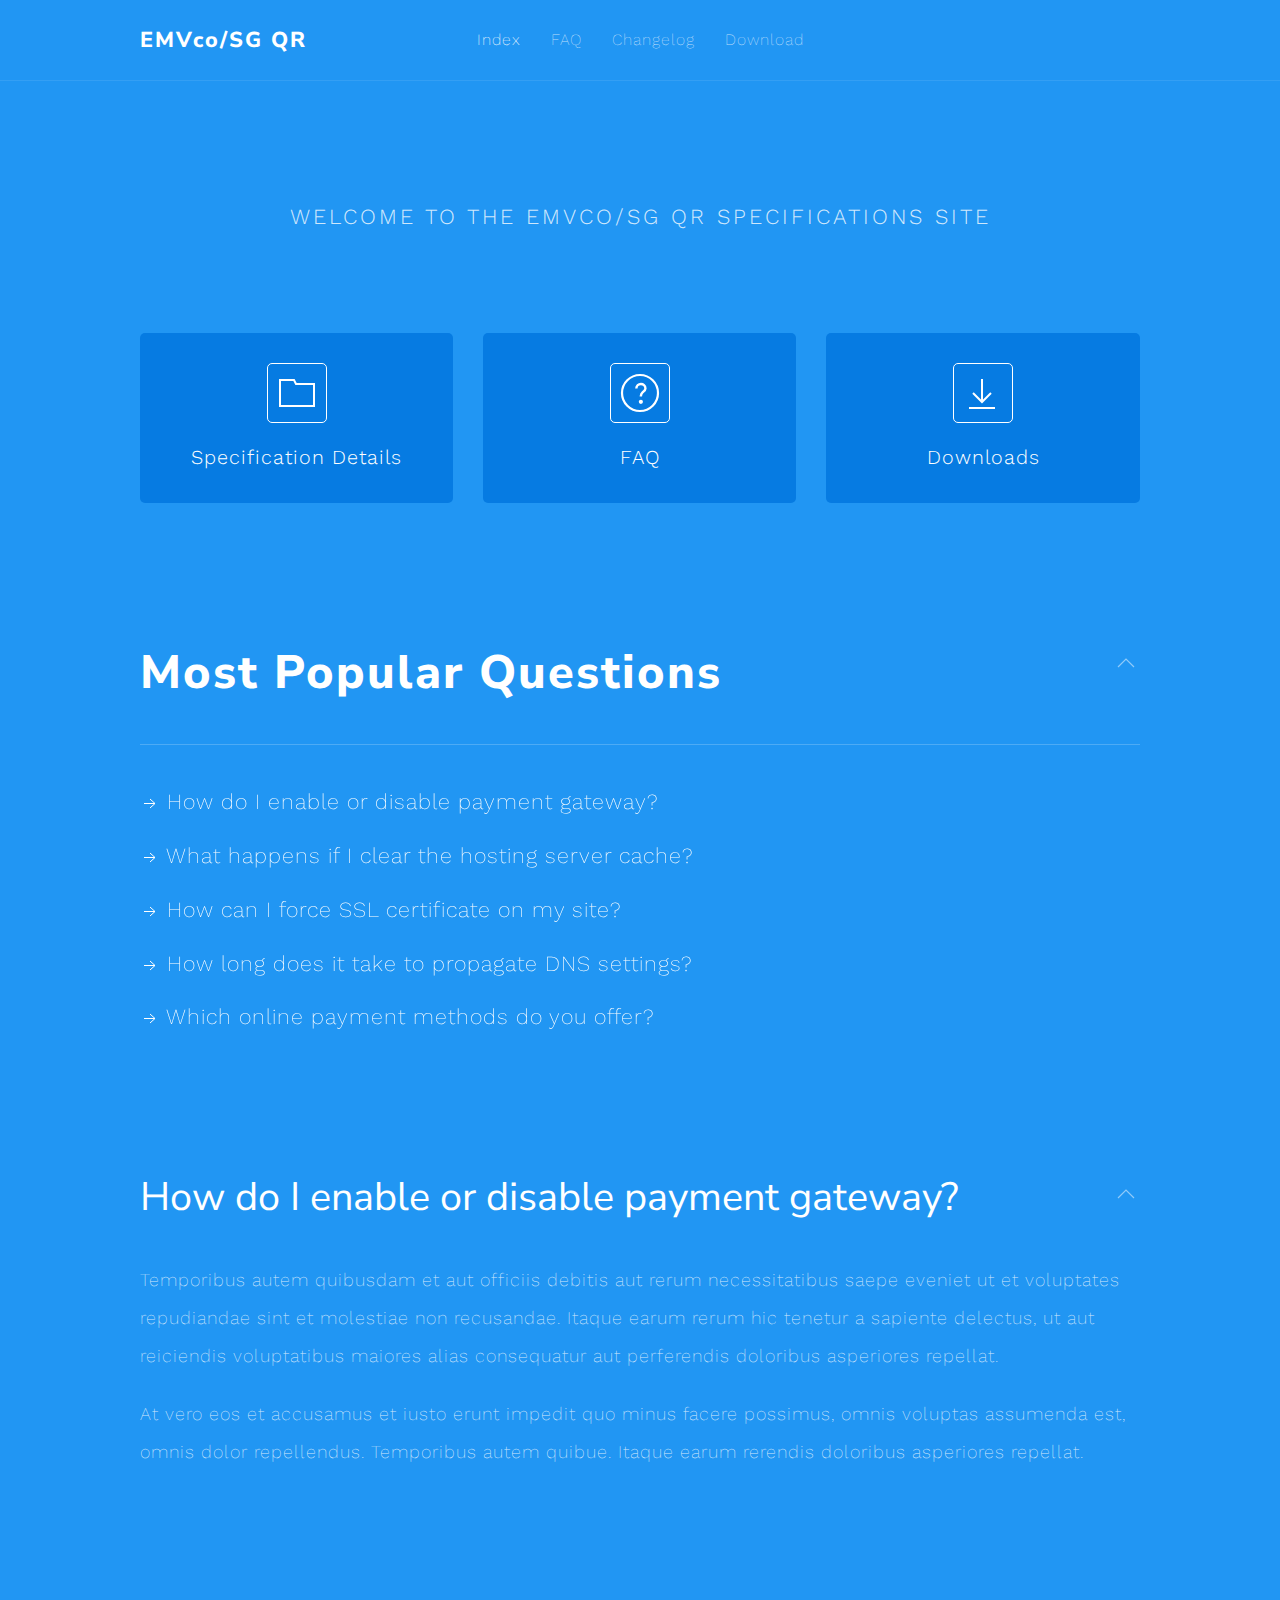
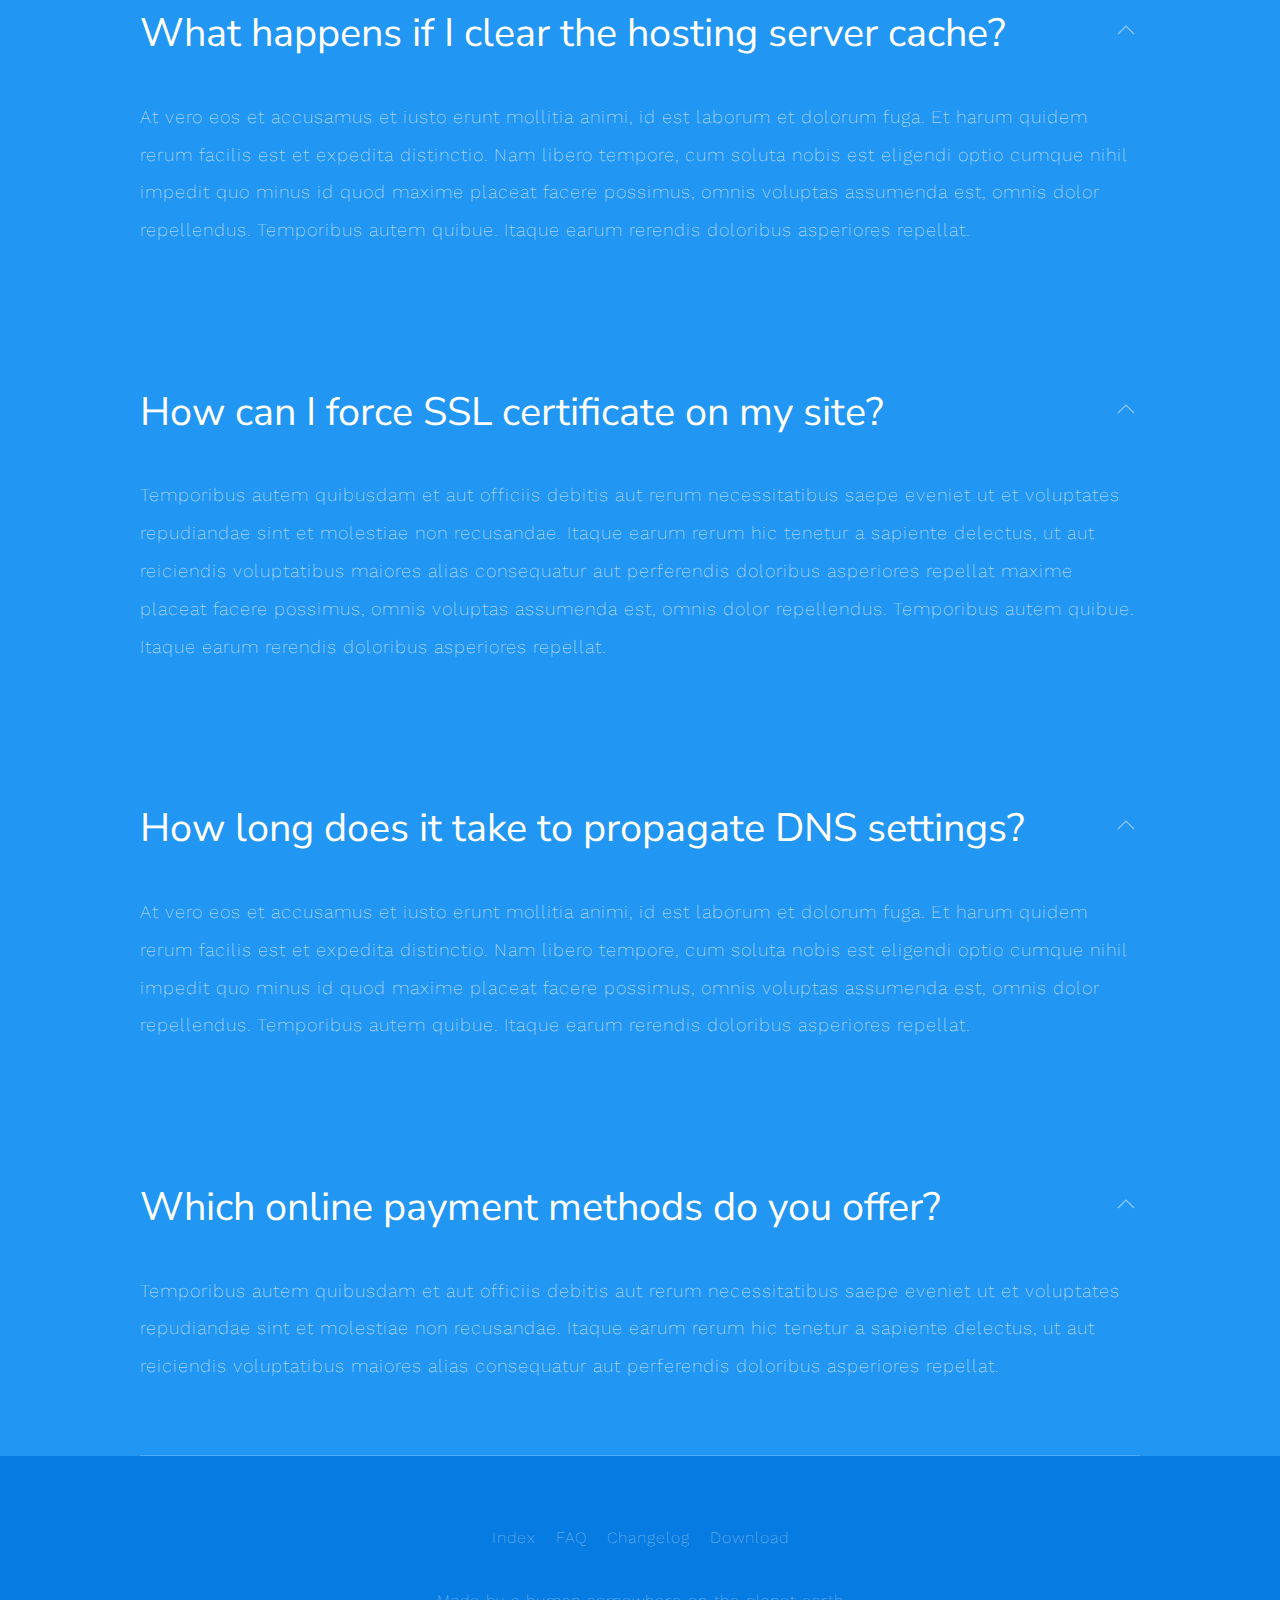
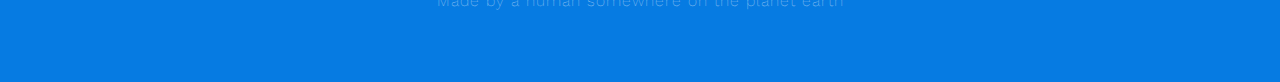
<file: specifications/index.html>
<!DOCTYPE html>
<html lang="en-gb" dir="ltr">
  <head>
    <meta charset="utf-8" />
    <meta name="viewport" content="width=device-width, initial-scale=1" />
    <title>QR Specifications - INDEX</title>
    <link
      href="https://fonts.googleapis.com/css?family=Nunito+Sans:400,800%7CWork+Sans:200,300%7CJosefin+Sans:100"
      rel="stylesheet"
    />
    <link rel="stylesheet" href="css/main.css" />
    <script src="js/uikit.min.js" defer></script>
    <script src="js/uikit-icons.min.js" defer></script>
  </head>

  <body class="uk-background-primary uk-light">
    <div
      data-uk-sticky="sel-target: .uk-navbar-container; cls-active: uk-navbar-sticky"
    >
      <nav class="uk-navbar-container uk-margin uk-light">
        <div class="uk-container">
          <div data-uk-navbar>
            <div class="uk-navbar-left">
              <a class="uk-navbar-item uk-logo uk-text-small" href="index.html"
                >EMVco/SG QR</a
              >
            </div>
            <div class="uk-navbar-center uk-visible@m">
              <ul class="uk-navbar-nav">
                <li class="uk-active"><a href="index.html">Index</a></li>
                <li><a href="faq.html">FAQ</a></li>
                <li><a href="changelog.html">Changelog</a></li>
                <li><a href="download.html">Download</a></li>
              </ul>
            </div>
          </div>
        </div>
      </nav>
    </div>

    <section class="tm-margin-large-top">
      <div class="uk-container uk-text-center">
        <p
          class="
            uk-margin-remove-bottom
            tm-overtitle
            uk-margin-top uk-text-uppercase
            letter-spacing-l
          "
        >
          Welcome to the EMVco/SG QR Specifications site
        </p>
        <div
          class="
            uk-grid-medium uk-child-width-1-3@m uk-grid-small uk-grid-match
            tm-margin-large-top
            uk-text-center
          "
          data-uk-grid
        >
          <div>
            <a
              href="category.html"
              class="uk-card uk-card-box uk-card-body uk-border-rounded"
            >
              <span class="uk-icon-forder uk-border-rounded"
                ><span data-uk-icon="icon: folder; ratio: 2"></span
              ></span>
              <p>Specification Details</p>
            </a>
          </div>
          <div>
            <a
              href="category.html"
              class="uk-card uk-card-box uk-card-body uk-border-rounded"
            >
              <span class="uk-icon-forder uk-border-rounded"
                ><span data-uk-icon="icon: question; ratio: 2"></span
              ></span>
              <p>FAQ</p>
            </a>
          </div>
          <div>
            <a
              href="download.html"
              class="uk-card uk-card-box uk-card-body uk-border-rounded"
            >
              <span class="uk-icon-forder uk-border-rounded"
                ><span data-uk-icon="icon: download; ratio: 2"></span
              ></span>
              <p>Downloads</p>
            </a>
          </div>
        </div>
      </div>
    </section>

    <section class="uk-margin-xlarge-top">
      <div class="uk-container">
        <h2 class="uk-margin-medium-bottom">
          Most Popular Questions<a
            href="#"
            data-uk-totop
            data-uk-scroll
            class="uk-float-right uk-margin-small-top"
          ></a>
        </h2>
        <hr class="uk-margin-remove" />
        <ul class="uk-list uk-list-large uk-margin-medium-top">
          <li>
            <a
              href="#article-1"
              data-uk-scroll="duration: 400; offset: 140"
              class="hvr-forward"
              ><span data-uk-icon="icon: arrow-right"></span> How do I enable or
              disable payment gateway?</a
            >
          </li>
          <li>
            <a
              href="#article-2"
              data-uk-scroll="duration: 400; offset: 140"
              class="hvr-forward"
              ><span data-uk-icon="icon: arrow-right"></span> What happens if I
              clear the hosting server cache?</a
            >
          </li>
          <li>
            <a
              href="#article-3"
              data-uk-scroll="duration: 400; offset: 140"
              class="hvr-forward"
              ><span data-uk-icon="icon: arrow-right"></span> How can I force
              SSL certificate on my site?</a
            >
          </li>
          <li>
            <a
              href="#article-4"
              data-uk-scroll="duration: 400; offset: 140"
              class="hvr-forward"
              ><span data-uk-icon="icon: arrow-right"></span> How long does it
              take to propagate DNS settings?</a
            >
          </li>
          <li>
            <a
              href="#article-5"
              data-uk-scroll="duration: 400; offset: 140"
              class="hvr-forward"
              ><span data-uk-icon="icon: arrow-right"></span> Which online
              payment methods do you offer?</a
            >
          </li>
        </ul>
        <article class="uk-article uk-margin-xlarge-top">
          <h2 id="article-1" class="uk-article-title uk-margin-medium-bottom">
            How do I enable or disable payment gateway?<a
              href="#"
              data-uk-totop
              data-uk-scroll="duration: 400"
              class="tm-totop uk-float-right uk-margin-small-top"
            ></a>
          </h2>
          <p>
            Temporibus autem quibusdam et aut officiis debitis aut rerum
            necessitatibus saepe eveniet ut et voluptates repudiandae sint et
            molestiae non recusandae. Itaque earum rerum hic tenetur a sapiente
            delectus, ut aut reiciendis voluptatibus maiores alias consequatur
            aut perferendis doloribus asperiores repellat.
          </p>
          <p>
            At vero eos et accusamus et iusto erunt impedit quo minus facere
            possimus, omnis voluptas assumenda est, omnis dolor repellendus.
            Temporibus autem quibue. Itaque earum rerendis doloribus asperiores
            repellat.
          </p>
        </article>
        <article class="uk-article uk-margin-xlarge-top">
          <h2 id="article-2" class="uk-article-title uk-margin-medium-bottom">
            What happens if I clear the hosting server cache?<a
              href="#"
              data-uk-totop
              data-uk-scroll="duration: 400"
              class="tm-totop uk-float-right uk-margin-small-top"
            ></a>
          </h2>
          <p>
            At vero eos et accusamus et iusto erunt mollitia animi, id est
            laborum et dolorum fuga. Et harum quidem rerum facilis est et
            expedita distinctio. Nam libero tempore, cum soluta nobis est
            eligendi optio cumque nihil impedit quo minus id quod maxime placeat
            facere possimus, omnis voluptas assumenda est, omnis dolor
            repellendus. Temporibus autem quibue. Itaque earum rerendis
            doloribus asperiores repellat.
          </p>
        </article>
        <article class="uk-article uk-margin-xlarge-top">
          <h2 id="article-3" class="uk-article-title uk-margin-medium-bottom">
            How can I force SSL certificate on my site?<a
              href="#"
              data-uk-totop
              data-uk-scroll="duration: 400"
              class="tm-totop uk-float-right uk-margin-small-top"
            ></a>
          </h2>
          <p>
            Temporibus autem quibusdam et aut officiis debitis aut rerum
            necessitatibus saepe eveniet ut et voluptates repudiandae sint et
            molestiae non recusandae. Itaque earum rerum hic tenetur a sapiente
            delectus, ut aut reiciendis voluptatibus maiores alias consequatur
            aut perferendis doloribus asperiores repellat maxime placeat facere
            possimus, omnis voluptas assumenda est, omnis dolor repellendus.
            Temporibus autem quibue. Itaque earum rerendis doloribus asperiores
            repellat.
          </p>
        </article>
        <article class="uk-article uk-margin-xlarge-top">
          <h2 id="article-4" class="uk-article-title uk-margin-medium-bottom">
            How long does it take to propagate DNS settings?<a
              href="#"
              data-uk-totop
              data-uk-scroll="duration: 400"
              class="tm-totop uk-float-right uk-margin-small-top"
            ></a>
          </h2>
          <p>
            At vero eos et accusamus et iusto erunt mollitia animi, id est
            laborum et dolorum fuga. Et harum quidem rerum facilis est et
            expedita distinctio. Nam libero tempore, cum soluta nobis est
            eligendi optio cumque nihil impedit quo minus id quod maxime placeat
            facere possimus, omnis voluptas assumenda est, omnis dolor
            repellendus. Temporibus autem quibue. Itaque earum rerendis
            doloribus asperiores repellat.
          </p>
        </article>
        <article class="uk-article uk-margin-xlarge-top">
          <h2 id="article-5" class="uk-article-title uk-margin-medium-bottom">
            Which online payment methods do you offer?<a
              href="#"
              data-uk-totop
              data-uk-scroll="duration: 400"
              class="tm-totop uk-float-right uk-margin-small-top"
            ></a>
          </h2>
          <p>
            Temporibus autem quibusdam et aut officiis debitis aut rerum
            necessitatibus saepe eveniet ut et voluptates repudiandae sint et
            molestiae non recusandae. Itaque earum rerum hic tenetur a sapiente
            delectus, ut aut reiciendis voluptatibus maiores alias consequatur
            aut perferendis doloribus asperiores repellat.
          </p>
        </article>
      </div>
    </section>

    <div class="uk-margin-large-top uk-section-primary">
      <div class="uk-container">
        <hr class="uk-margin-remove" />
      </div>
    </div>

    <footer class="uk-section tm-primary-color-dark uk-light uk-text-center">
      <div class="uk-container">
        <div>
          <ul class="uk-subnav uk-flex-center">
            <li class="uk-first-column"><a href="index.html">Index</a></li>
            <li><a href="faq.html">FAQ</a></li>
            <li><a href="changelog.html">Changelog</a></li>
            <li><a href="download.html">Download</a></li>
          </ul>
        </div>
        <div class="uk-margin-medium tm-text-xsmall uk-text-meta copyright">
          Made by a human somewhere on the planet earth
        </div>
      </div>
    </footer>
  </body>
</html>
</file>
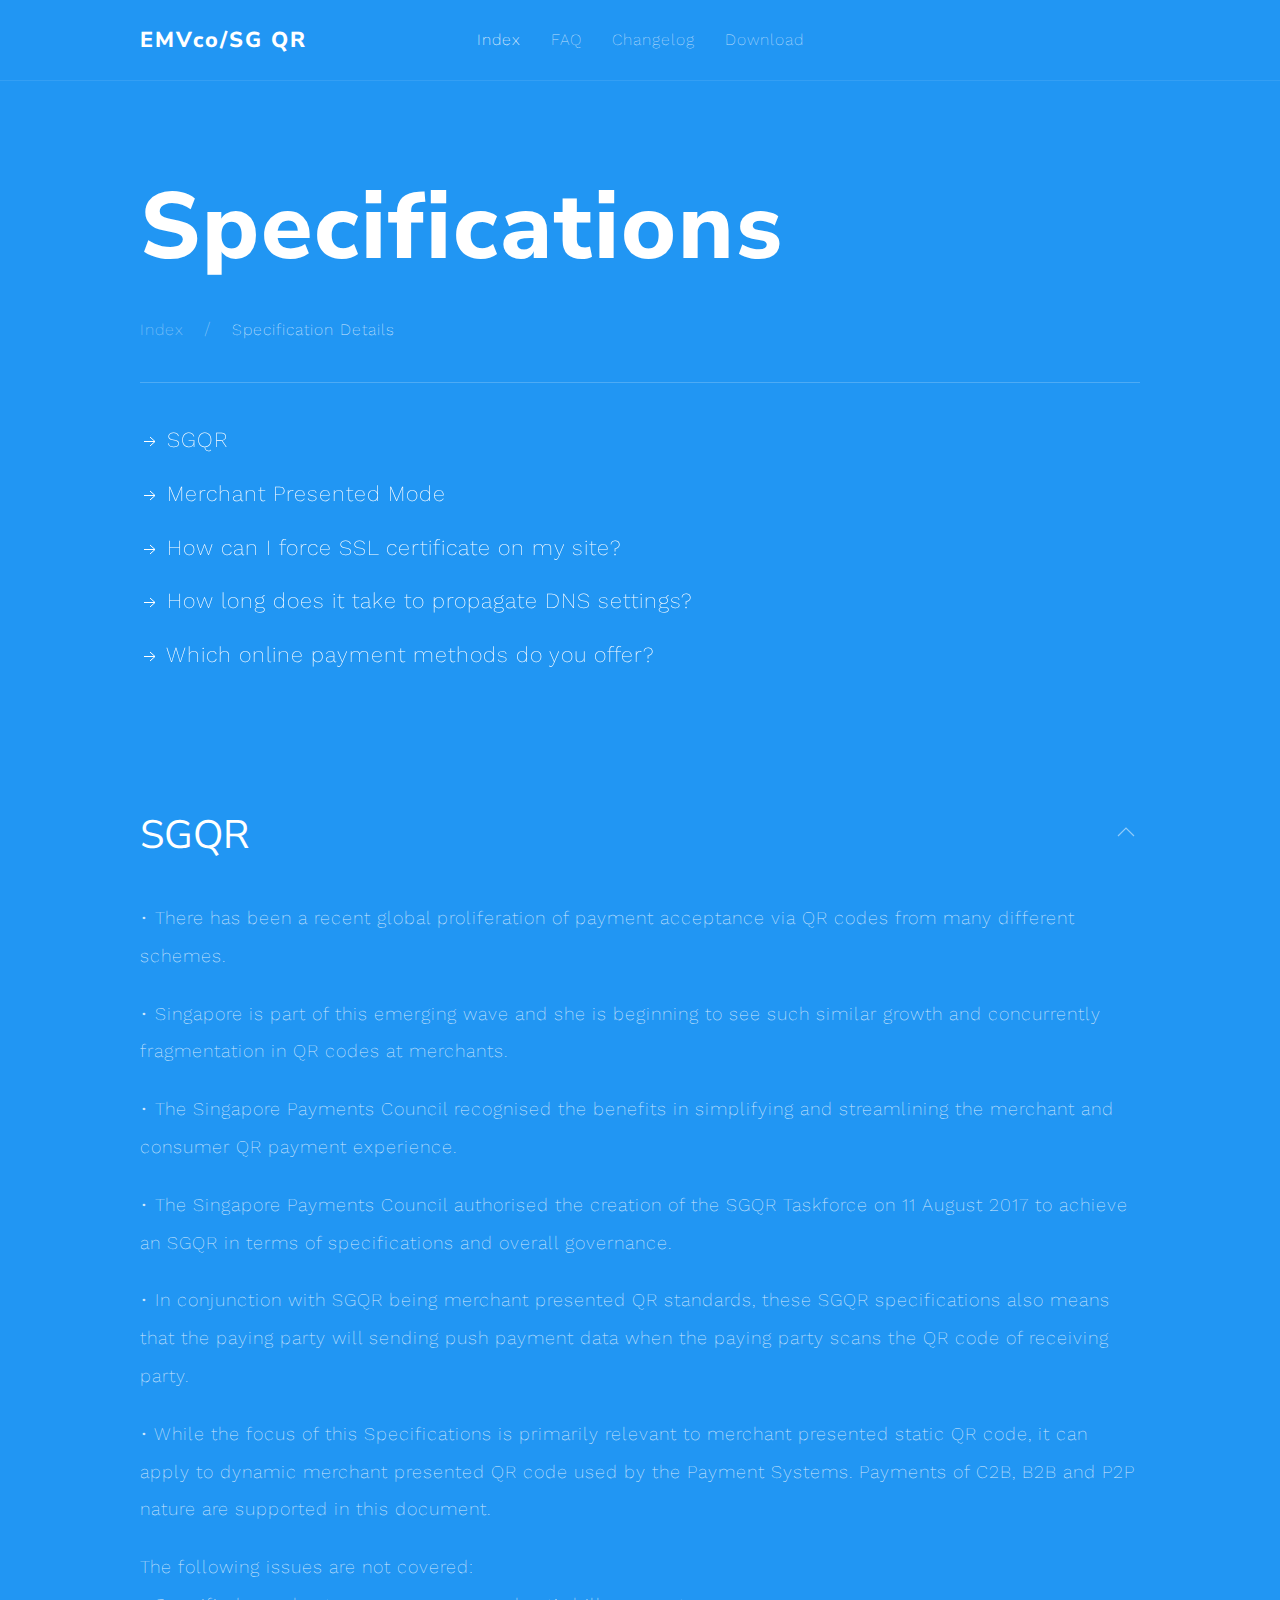
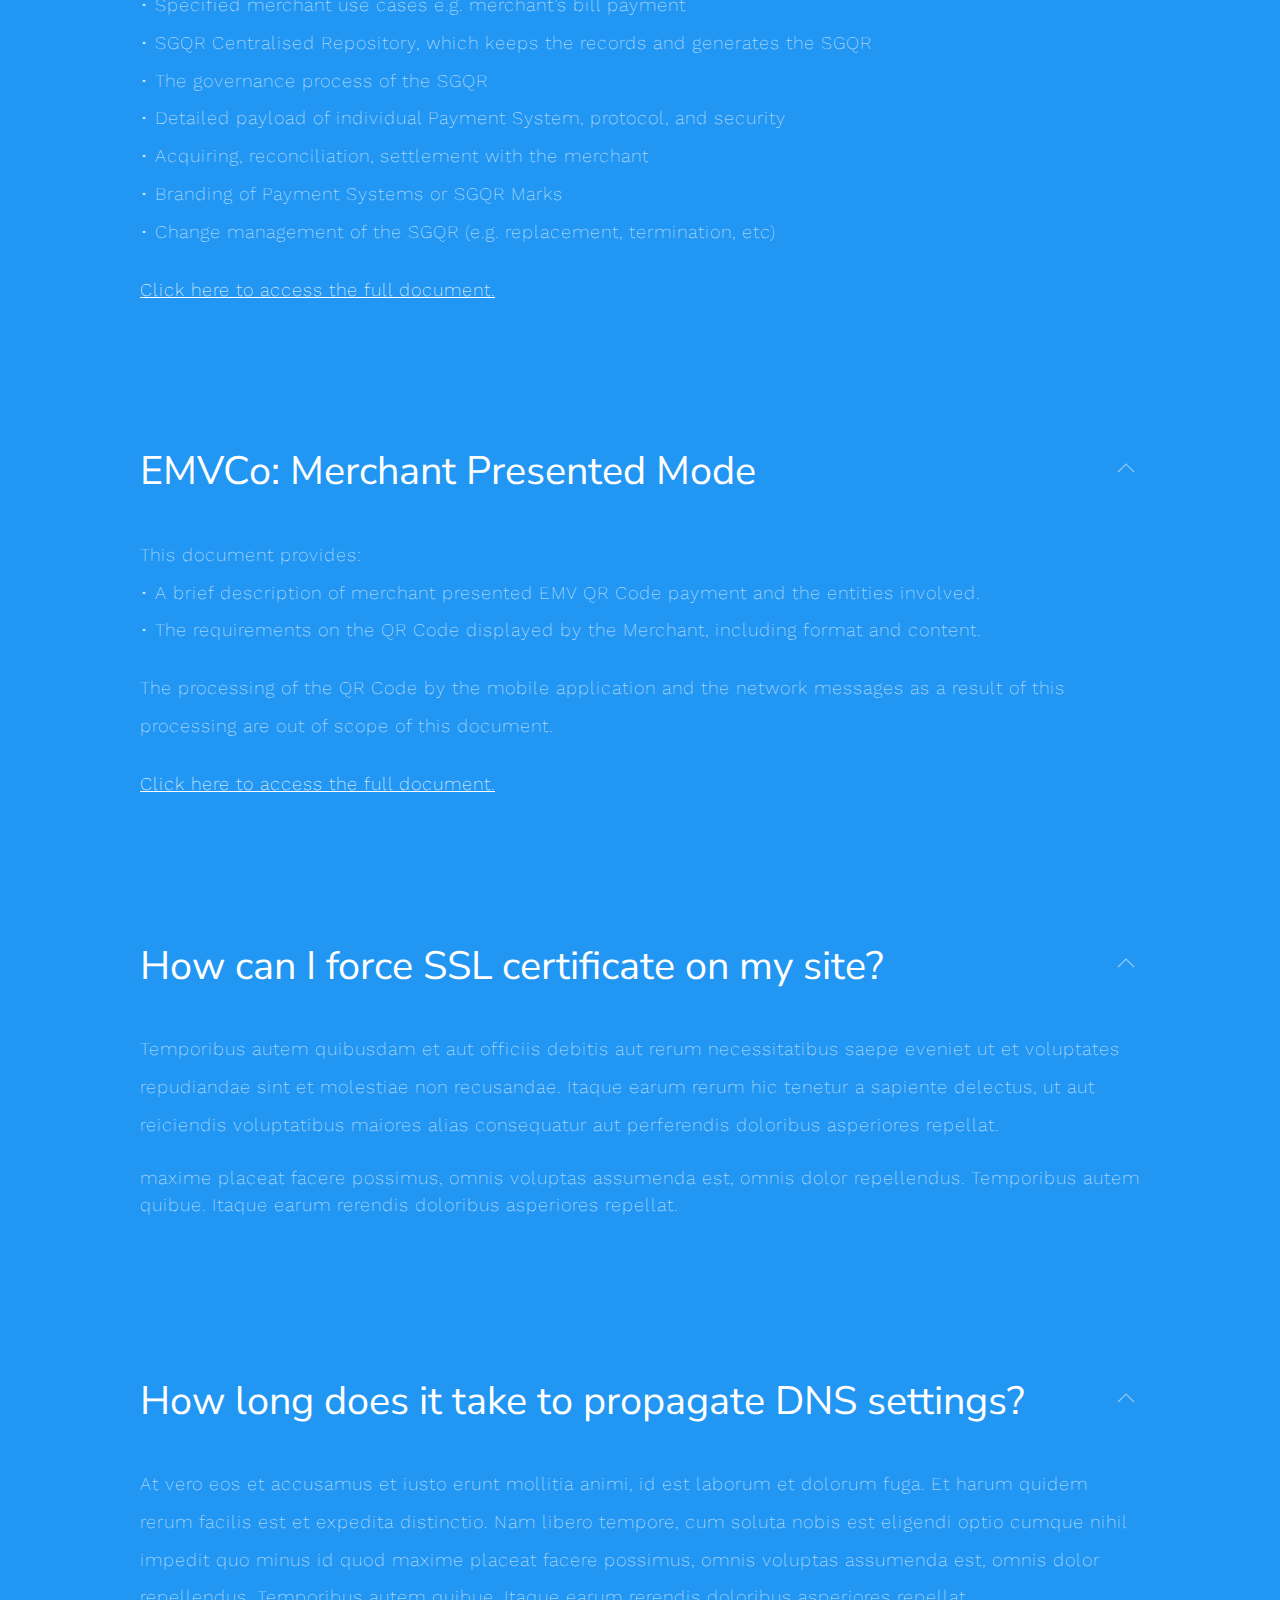
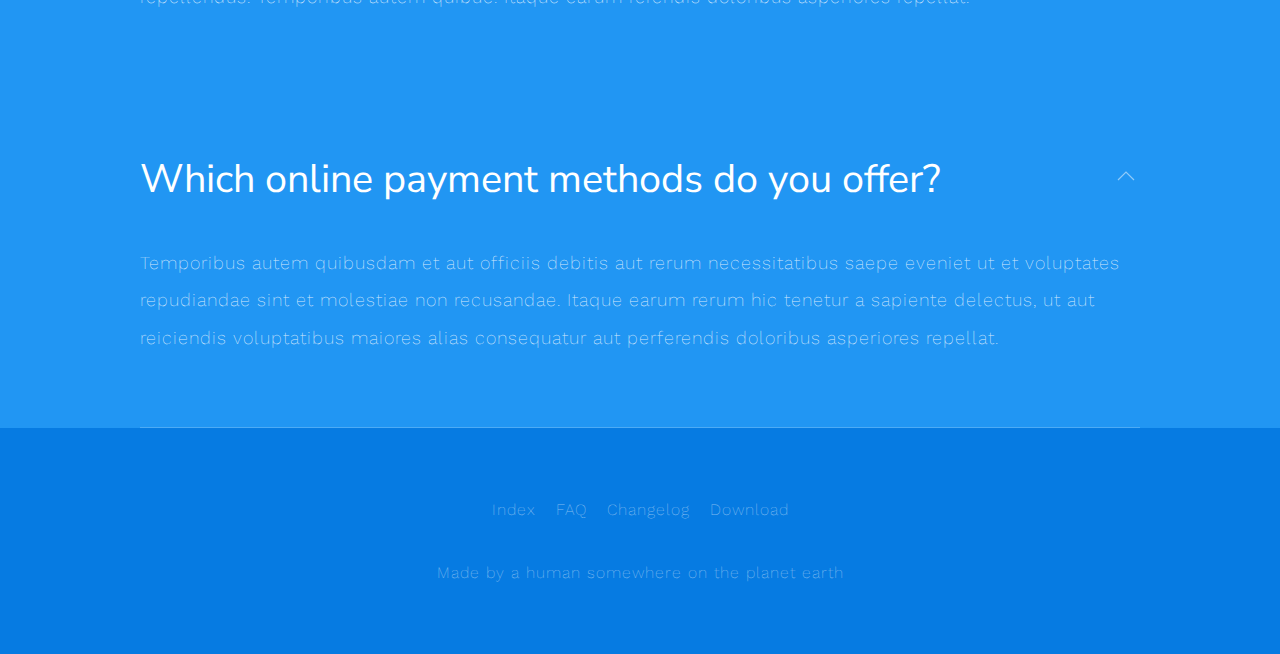
<file: specifications/category.html>
<!DOCTYPE html>
<html lang="en-gb" dir="ltr">

<head>
    <meta charset="utf-8">
    <meta name="viewport" content="width=device-width, initial-scale=1">
    <title>QR Specifications - Category</title>
    <link href="https://fonts.googleapis.com/css?family=Nunito+Sans:400,800%7CWork+Sans:200,300%7CJosefin+Sans:100" rel="stylesheet">
    <link rel="stylesheet" href="css/main.css" />
    <script src="js/uikit.min.js" defer></script>
    <script src="js/uikit-icons.min.js" defer></script>
</head>

<body class="uk-background-primary uk-light">


    <div data-uk-sticky="sel-target: .uk-navbar-container; cls-active: uk-navbar-sticky">

        <nav class="uk-navbar-container uk-margin uk-light">
            <div class="uk-container">
                <div data-uk-navbar>
                    <div class="uk-navbar-left">
                        <a class="uk-navbar-item uk-logo uk-text-small" href="index.html">EMVco/SG QR</a>
                    </div>
                    <div class="uk-navbar-center uk-visible@m">

                        <ul class="uk-navbar-nav">
                            <li class="uk-active"><a href="index.html">Index</a></li>
                            <li ><a href="faq.html">FAQ</a></li>
                            <li ><a href="changelog.html">Changelog</a></li>
                            <li ><a href="download.html">Download</a></li>
                        </ul>

                    </div>
                </div>
            </div>
        </nav>

    </div>


<section class="tm-margin-large-top">
    <div class="uk-container">

        <h1 class="uk-margin-medium-bottom uk-heading-hero">Specifications</h1>
        <ul class="uk-breadcrumb uk-margin-medium-bottom">
            <li><a href="index.html">Index</a></li>
            <li><span href="category.html">Specification Details</span></li>
        </ul>

        <hr class="uk-margin-remove">
        <ul class="uk-list uk-list-large uk-margin-medium-top">
            <li><a href="#article-1" data-uk-scroll="duration: 400; offset: 140" class="hvr-forward"><span data-uk-icon="icon: arrow-right"></span> SGQR</a></li>
            <li><a href="#article-2" data-uk-scroll="duration: 400; offset: 140" class="hvr-forward"><span data-uk-icon="icon: arrow-right"></span> Merchant Presented Mode</a></li>
            <li><a href="#article-3" data-uk-scroll="duration: 400; offset: 140" class="hvr-forward"><span data-uk-icon="icon: arrow-right"></span> How can I force SSL certificate on my site?</a></li>
            <li><a href="#article-4" data-uk-scroll="duration: 400; offset: 140" class="hvr-forward"><span data-uk-icon="icon: arrow-right"></span> How long does it take to propagate DNS settings?</a></li>
            <li><a href="#article-5" data-uk-scroll="duration: 400; offset: 140" class="hvr-forward"><span data-uk-icon="icon: arrow-right"></span> Which online payment methods do you offer?</a></li>
        </ul>

        <article class="uk-article uk-margin-xlarge-top">
            <h2 id="article-1" class="uk-article-title uk-margin-medium-bottom">SGQR<a href="#" data-uk-totop data-uk-scroll="duration: 400" class="tm-totop uk-float-right uk-margin-small-top"></a></h2>
            <p>• There has been a recent global proliferation of payment acceptance via QR codes from many different schemes.</p>
            <p>• Singapore is part of this emerging wave and she is beginning to see such similar growth and concurrently fragmentation in QR codes at merchants.</p>
            <p>• The Singapore Payments Council recognised the benefits in simplifying and streamlining the merchant and consumer QR payment experience.</p>
            <p>• The Singapore Payments Council authorised the creation of the SGQR Taskforce on 11 August 2017 to achieve an SGQR in terms of specifications and overall governance.</p>
            <p>• In conjunction with SGQR being merchant presented QR standards, these SGQR specifications also means that the paying party will sending push payment data when the paying party scans the QR code of receiving party.</p>
            <p>• While the focus of this Specifications is primarily relevant to merchant presented static QR code, it can apply to dynamic merchant presented QR code used by the Payment Systems. Payments of C2B, B2B and P2P nature are supported in this document.</p>
            <p>The following issues are not covered:<br>
                • Specified merchant use cases e.g. merchant’s bill payment<br>
                • SGQR Centralised Repository, which keeps the records and generates the SGQR<br>
                • The governance process of the SGQR<br>
                • Detailed payload of individual Payment System, protocol, and security<br>
                • Acquiring, reconciliation, settlement with the merchant<br>
                • Branding of Payment Systems or SGQR Marks<br>
                • Change management of the SGQR (e.g. replacement, termination, etc)</p>
            <p><a href="sgqr.html"><u>Click here to access the full document.</u></a></p>
        </article>
        <article class="uk-article uk-margin-xlarge-top">
            <h2 id="article-2" class="uk-article-title uk-margin-medium-bottom">EMVCo: Merchant Presented Mode<a href="#" data-uk-totop data-uk-scroll="duration: 400" class="tm-totop uk-float-right uk-margin-small-top"></a></h2>
            <p>This document provides:<br>
                • A brief description of merchant presented EMV QR Code payment and the entities involved.<br>
                • The requirements on the QR Code displayed by the Merchant, including format and content.</p>
            <p>The processing of the QR Code by the mobile application and the network messages as a result of this processing are out of scope of this document.</p>
            <p><a href="emvco_merchant.html"><u>Click here to access the full document.</u></a></p>
        </article>
        <article class="uk-article uk-margin-xlarge-top">
            <h2 id="article-3" class="uk-article-title uk-margin-medium-bottom">How can I force SSL certificate on my site?<a href="#" data-uk-totop data-uk-scroll="duration: 400" class="tm-totop uk-float-right uk-margin-small-top"></a></h2>
            <p>Temporibus autem quibusdam et aut officiis debitis aut rerum necessitatibus saepe eveniet ut et voluptates repudiandae sint et molestiae non recusandae. Itaque earum rerum hic tenetur a sapiente delectus, ut aut reiciendis voluptatibus maiores
                alias consequatur aut perferendis doloribus asperiores repellat.</p>
            maxime placeat facere possimus, omnis voluptas assumenda est, omnis dolor repellendus. Temporibus autem quibue. Itaque earum rerendis doloribus asperiores repellat.</p>
        </article>
        <article class="uk-article uk-margin-xlarge-top">
            <h2 id="article-4" class="uk-article-title uk-margin-medium-bottom">How long does it take to propagate DNS settings?<a href="#" data-uk-totop data-uk-scroll="duration: 400" class="tm-totop uk-float-right uk-margin-small-top"></a></h2>
            <p>At vero eos et accusamus et iusto erunt mollitia animi, id est laborum et dolorum fuga. Et harum quidem rerum facilis est et expedita distinctio. Nam libero tempore, cum soluta nobis est eligendi optio cumque nihil impedit quo minus id quod
                maxime placeat facere possimus, omnis voluptas assumenda est, omnis dolor repellendus. Temporibus autem quibue. Itaque earum rerendis doloribus asperiores repellat.</p>
        </article>
        <article class="uk-article uk-margin-xlarge-top">
            <h2 id="article-5" class="uk-article-title uk-margin-medium-bottom">Which online payment methods do you offer?<a href="#" data-uk-totop data-uk-scroll="duration: 400" class="tm-totop uk-float-right uk-margin-small-top"></a></h2>
            <p>Temporibus autem quibusdam et aut officiis debitis aut rerum necessitatibus saepe eveniet ut et voluptates repudiandae sint et molestiae non recusandae. Itaque earum rerum hic tenetur a sapiente delectus, ut aut reiciendis voluptatibus maiores
                alias consequatur aut perferendis doloribus asperiores repellat.</p>
        </article>

    </div>
</section>

<div class="uk-margin-large-top uk-section-primary">
    <div class="uk-container">
        <hr class="uk-margin-remove">
    </div>
</div>


<footer class="uk-section tm-primary-color-dark uk-light uk-text-center">
    <div class="uk-container">

        <div>
            <ul class="uk-subnav uk-flex-center">
                <li class="uk-first-column"><a href="index.html">Index</a></li>
                <li><a href="faq.html">FAQ</a></li>
                <li><a href="changelog.html">Changelog</a></li>
                <li><a href="download.html">Download</a></li>
            </ul>
        </div>

        <div class="uk-margin-medium tm-text-xsmall uk-text-meta copyright">Made by a human somewhere on the planet earth</div>

    </div>
</footer>

</body>

</html>
</file>
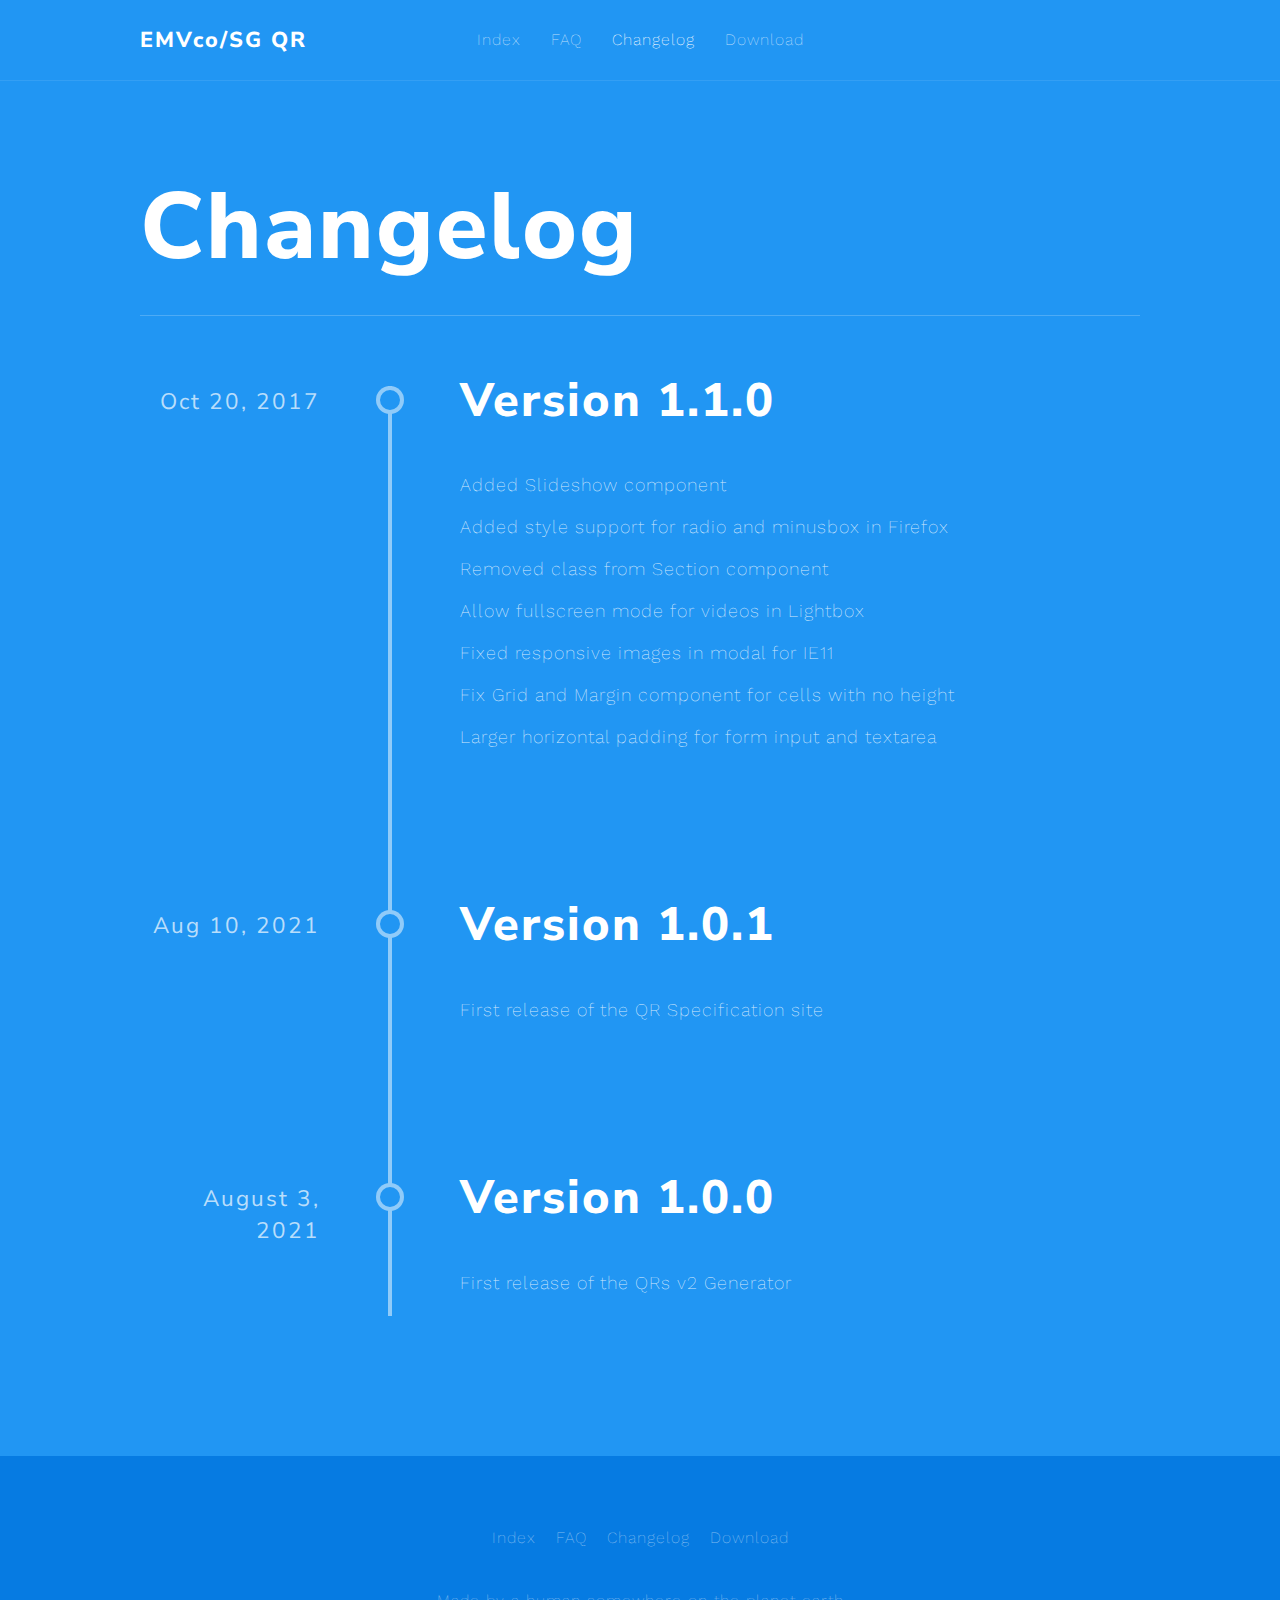
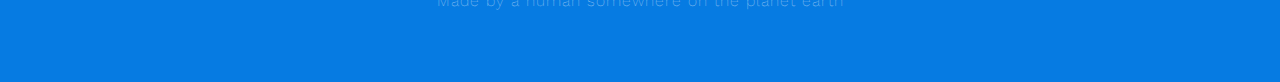
<file: specifications/changelog.html>
<!DOCTYPE html>
<html lang="en-gb" dir="ltr">
  <head>
    <meta charset="utf-8" />
    <meta name="viewport" content="width=device-width, initial-scale=1" />
    <title>QR Specifications - CHANGELOG</title>
    <link
      href="https://fonts.googleapis.com/css?family=Nunito+Sans:400,800%7CWork+Sans:200,300%7CJosefin+Sans:100"
      rel="stylesheet"
    />
    <link rel="stylesheet" href="css/main.css" />
    <script src="js/uikit.min.js" defer></script>
    <script src="js/uikit-icons.min.js" defer></script>
  </head>

  <body class="uk-background-primary uk-light">
    <div
      data-uk-sticky="sel-target: .uk-navbar-container; cls-active: uk-navbar-sticky"
    >
      <nav class="uk-navbar-container uk-margin uk-light">
        <div class="uk-container">
          <div data-uk-navbar>
            <div class="uk-navbar-left">
              <a class="uk-navbar-item uk-logo uk-text-small" href="index.html"
                >EMVco/SG QR</a
              >
            </div>
            <div class="uk-navbar-center uk-visible@m">
              <ul class="uk-navbar-nav">
                <li><a href="index.html">Index</a></li>
                <li><a href="faq.html">FAQ</a></li>
                <li class="uk-active">
                  <a href="changelog.html">Changelog</a>
                </li>
                <li><a href="download.html">Download</a></li>
              </ul>
            </div>
          </div>
        </div>
      </nav>
    </div>

    <section class="tm-margin-large-top">
      <div class="uk-container">
        <h1 class="uk-margin-medium-bottom uk-heading-hero">Changelog</h1>

        <hr class="uk-margin-remove" />

        <div class="tm-timeline uk-margin-large-top uk-margin-xlarge-bottom">
          <div class="tm-timeline-entry">
            <div class="tm-timeline-time">
              <h4>Oct 20, 2017</h4>
            </div>
            <div class="tm-timeline-body">
              <h2 class="uk-margin-medium-bottom">Version 1.1.0</h2>
              <ul class="uk-list uk-list-medium">
                <li>Added Slideshow component</li>
                <li>Added style support for radio and minusbox in Firefox</li>
                <li>Removed class from Section component</li>
                <li>Allow fullscreen mode for videos in Lightbox</li>
                <li>Fixed responsive images in modal for IE11</li>
                <li>Fix Grid and Margin component for cells with no height</li>
                <li>Larger horizontal padding for form input and textarea</li>
              </ul>
            </div>
          </div>
          <div class="tm-timeline-entry uk-margin-xlarge-top">
            <div class="tm-timeline-time">
              <h4>Aug 10, 2021</h4>
            </div>
            <div class="tm-timeline-body">
              <h2 class="uk-margin-medium-bottom">Version 1.0.1</h2>
              <ul class="uk-list uk-list-medium">
                <li>First release of the QR Specification site</li>
              </ul>
            </div>
          </div>
          <div class="tm-timeline-entry uk-margin-xlarge-top">
            <div class="tm-timeline-time">
              <h4>August 3, 2021</h4>
            </div>
            <div class="tm-timeline-body">
              <h2 class="uk-margin-medium-bottom">Version 1.0.0</h2>
              <ul class="uk-list uk-list-medium">
                <li>First release of the QRs v2 Generator</li>
              </ul>
            </div>
          </div>
        </div>
      </div>
    </section>

    <footer class="uk-section tm-primary-color-dark uk-light uk-text-center">
      <div class="uk-container">
        <div>
          <ul class="uk-subnav uk-flex-center">
            <li class="uk-first-column"><a href="index.html">Index</a></li>
            <li><a href="faq.html">FAQ</a></li>
            <li><a href="changelog.html">Changelog</a></li>
            <li><a href="download.html">Download</a></li>
          </ul>
        </div>

        <div class="uk-margin-medium tm-text-xsmall uk-text-meta copyright">
          Made by a human somewhere on the planet earth
        </div>
      </div>
    </footer>
  </body>
</html>
</file>
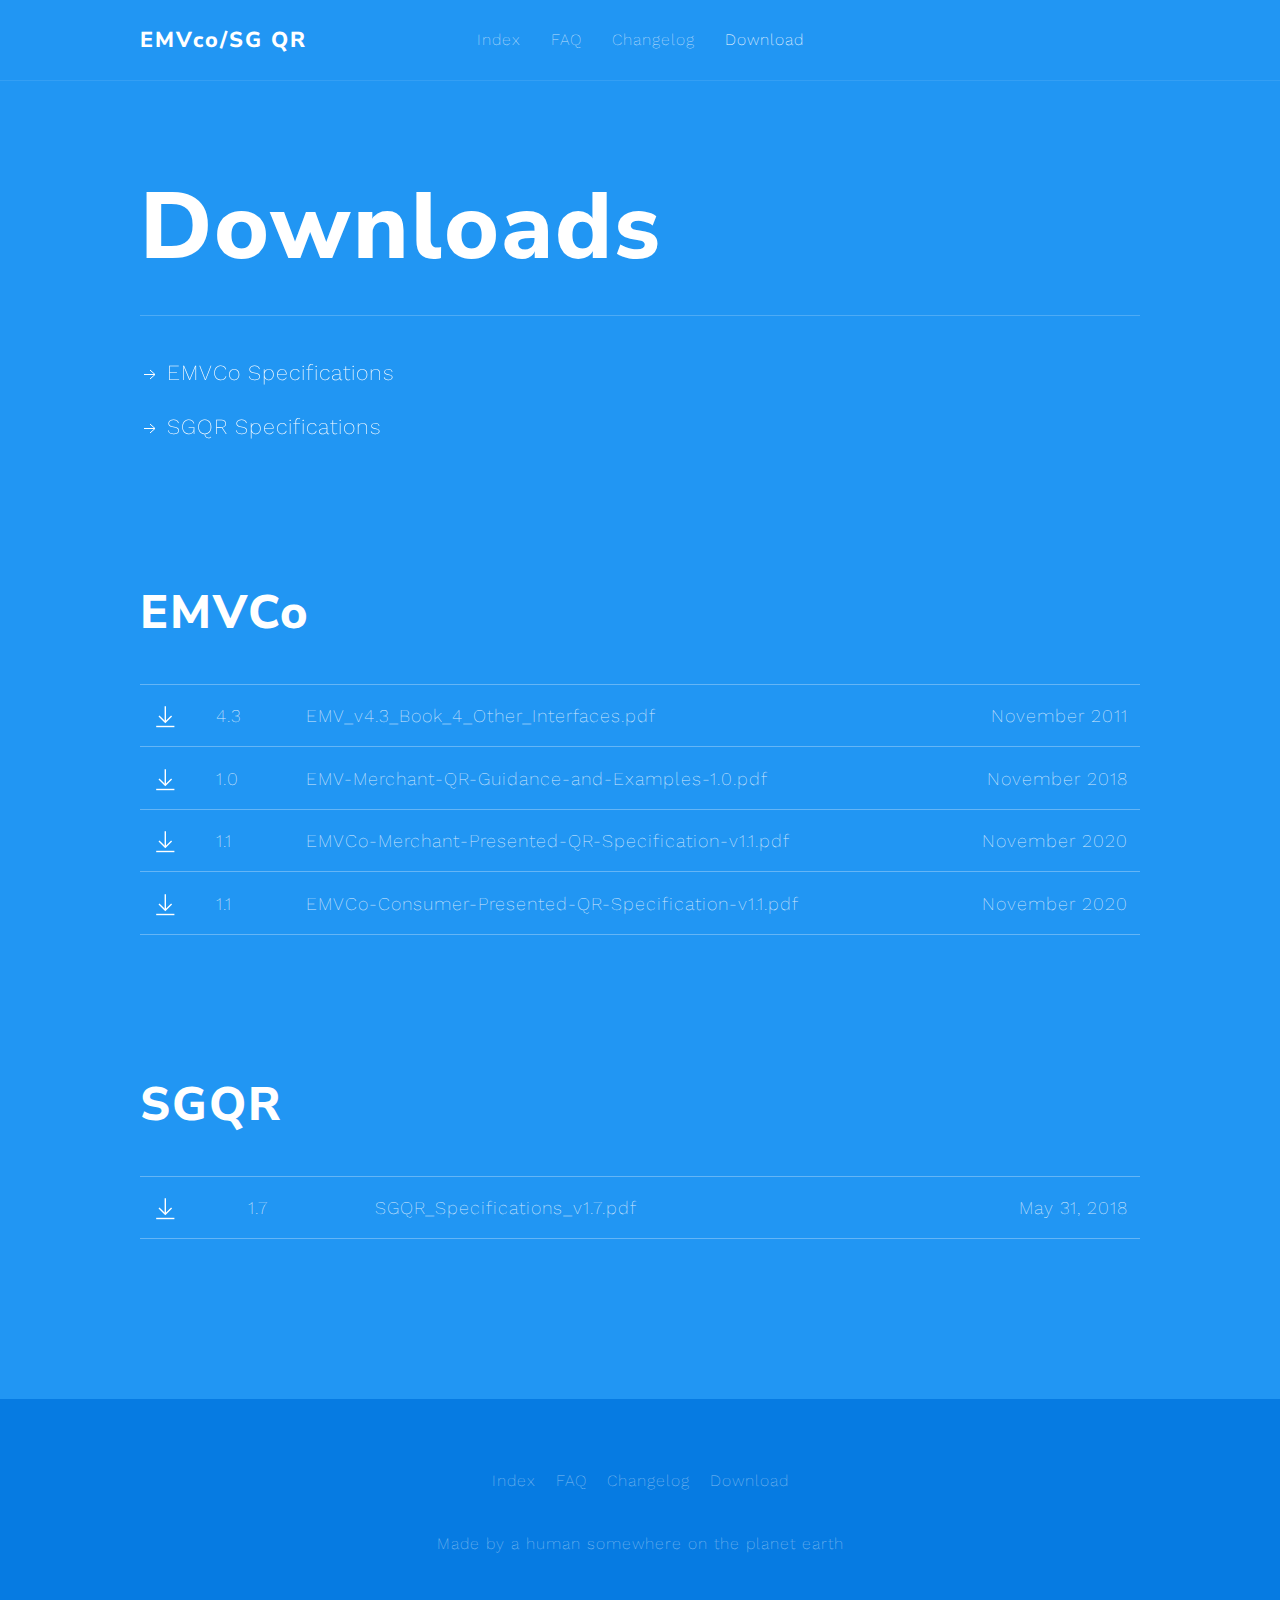
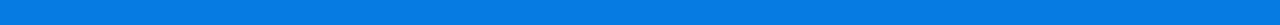
<file: specifications/download.html>
<!DOCTYPE html>
<html lang="en-gb" dir="ltr">
  <head>
    <meta charset="utf-8" />
    <meta name="viewport" content="width=device-width, initial-scale=1" />
    <title>QR Specifications - DOWNLOADS</title>
    <link
      href="https://fonts.googleapis.com/css?family=Nunito+Sans:400,800%7CWork+Sans:200,300%7CJosefin+Sans:100"
      rel="stylesheet"
    />
    <link rel="stylesheet" href="css/main.css" />
    <script src="js/uikit.min.js" defer></script>
    <script src="js/uikit-icons.min.js" defer></script>
  </head>

  <body class="uk-background-primary uk-light">
    <div
      data-uk-sticky="sel-target: .uk-navbar-container; cls-active: uk-navbar-sticky"
    >
      <nav class="uk-navbar-container uk-margin uk-light">
        <div class="uk-container">
          <div data-uk-navbar>
            <div class="uk-navbar-left">
              <a class="uk-navbar-item uk-logo uk-text-small" href="index.html"
                >EMVco/SG QR</a
              >
            </div>
            <div class="uk-navbar-center uk-visible@m">
              <ul class="uk-navbar-nav">
                <li><a href="index.html">Index</a></li>
                <li><a href="faq.html">FAQ</a></li>
                <li><a href="changelog.html">Changelog</a></li>
                <li class="uk-active"><a href="download.html">Download</a></li>
              </ul>
            </div>
          </div>
        </div>
      </nav>
    </div>

    <section class="tm-margin-large-top uk-margin-xlarge-bottom">
      <div class="uk-container">
        <h1 class="uk-margin-medium-bottom uk-heading-hero">Downloads</h1>
        <hr class="uk-margin-remove" />

        <ul class="uk-list uk-list-large uk-margin-medium-top">
          <li>
            <a
              href="#download-1"
              data-uk-scroll="duration: 400; offset: 140"
              class="hvr-forward"
              ><span data-uk-icon="icon: arrow-right"></span> EMVCo
              Specifications</a
            >
          </li>
          <li>
            <a
              href="#download-2"
              data-uk-scroll="duration: 400; offset: 140"
              class="hvr-forward"
              ><span data-uk-icon="icon: arrow-right"></span> SGQR
              Specifications</a
            >
          </li>
        </ul>

        <div class="uk-margin-xlarge-top">
          <h2 id="download-1" class="uk-margin-medium-bottom">EMVCo</h2>
          <table class="uk-table uk-table-divider uk-table-middle">
            <tbody>
              <tr>
                <td>
                  <a href="./assets/EMV_v4.3_Book_4_Other_Interfaces.pdf"
                    ><span data-uk-icon="icon: download; ratio: 1.4"></span
                  ></a>
                </td>
                <td>4.3</td>
                <td></td>
                <td>EMV_v4.3_Book_4_Other_Interfaces.pdf</td>
                <td>November 2011</td>
              </tr>
              <tr>
                <td>
                  <a
                    href="./assets/EMV-Merchant-QR-Guidance-and-Examples-1.0.pdf"
                    ><span data-uk-icon="icon: download; ratio: 1.4"></span
                  ></a>
                </td>
                <td>1.0</td>
                <td></td>
                <td>EMV-Merchant-QR-Guidance-and-Examples-1.0.pdf</td>
                <td>November 2018</td>
              </tr>
              <tr>
                <td>
                  <a
                    href="./assets/EMVCo-Merchant-Presented-QR-Specification-v1.1.pdf"
                    ><span data-uk-icon="icon: download; ratio: 1.4"></span
                  ></a>
                </td>
                <td>1.1</td>
                <td></td>
                <td>EMVCo-Merchant-Presented-QR-Specification-v1.1.pdf</td>
                <td>November 2020</td>
              </tr>
              <tr>
                <td>
                  <a
                    href="./assets/EMVCo-Consumer-Presented-QR-Specification-v1.1.pdf"
                    ><span data-uk-icon="icon: download; ratio: 1.4"></span
                  ></a>
                </td>
                <td>1.1</td>
                <td></td>
                <td>EMVCo-Consumer-Presented-QR-Specification-v1.1.pdf</td>
                <td>November 2020</td>
              </tr>
            </tbody>
          </table>
        </div>

        <div class="uk-margin-xlarge-top">
          <h2 id="download-2" class="uk-margin-medium-bottom">SGQR</h2>
          <table class="uk-table uk-table-divider uk-table-middle">
            <tbody>
              <tr>
                <td>
                  <a href="./assets/SGQR_Specifications_v1.7.pdf"
                    ><span data-uk-icon="icon: download; ratio: 1.4"></span
                  ></a>
                </td>
                <td>1.7</td>
                <td></td>
                <td>SGQR_Specifications_v1.7.pdf</td>
                <td>May 31, 2018</td>
              </tr>
            </tbody>
          </table>
        </div>
      </div>
    </section>

    <footer class="uk-section tm-primary-color-dark uk-light uk-text-center">
      <div class="uk-container">
        <div>
          <ul class="uk-subnav uk-flex-center">
            <li class="uk-first-column"><a href="index.html">Index</a></li>
            <li><a href="faq.html">FAQ</a></li>
            <li><a href="changelog.html">Changelog</a></li>
            <li><a href="download.html">Download</a></li>
          </ul>
        </div>
        <div class="uk-margin-medium tm-text-xsmall uk-text-meta copyright">
          Made by a human somewhere on the planet earth
        </div>
      </div>
    </footer>
  </body>
</html>
</file>
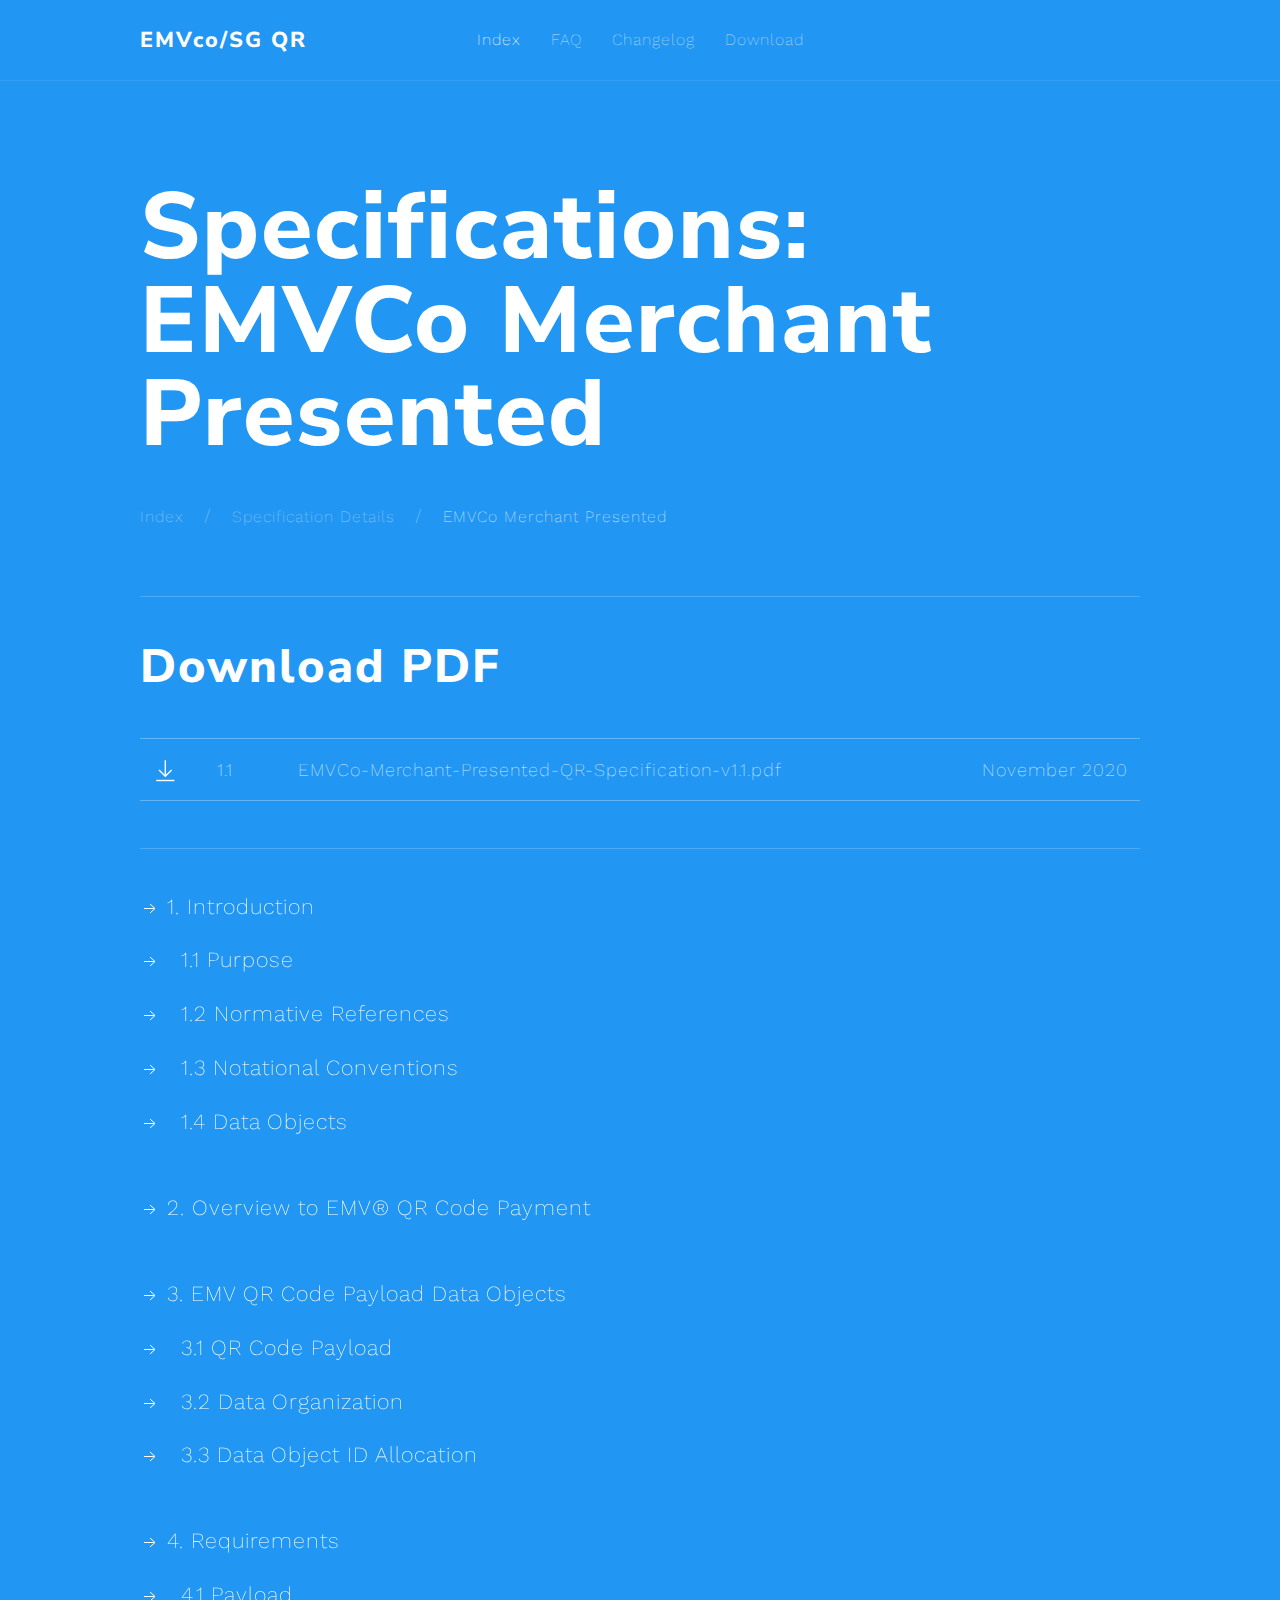
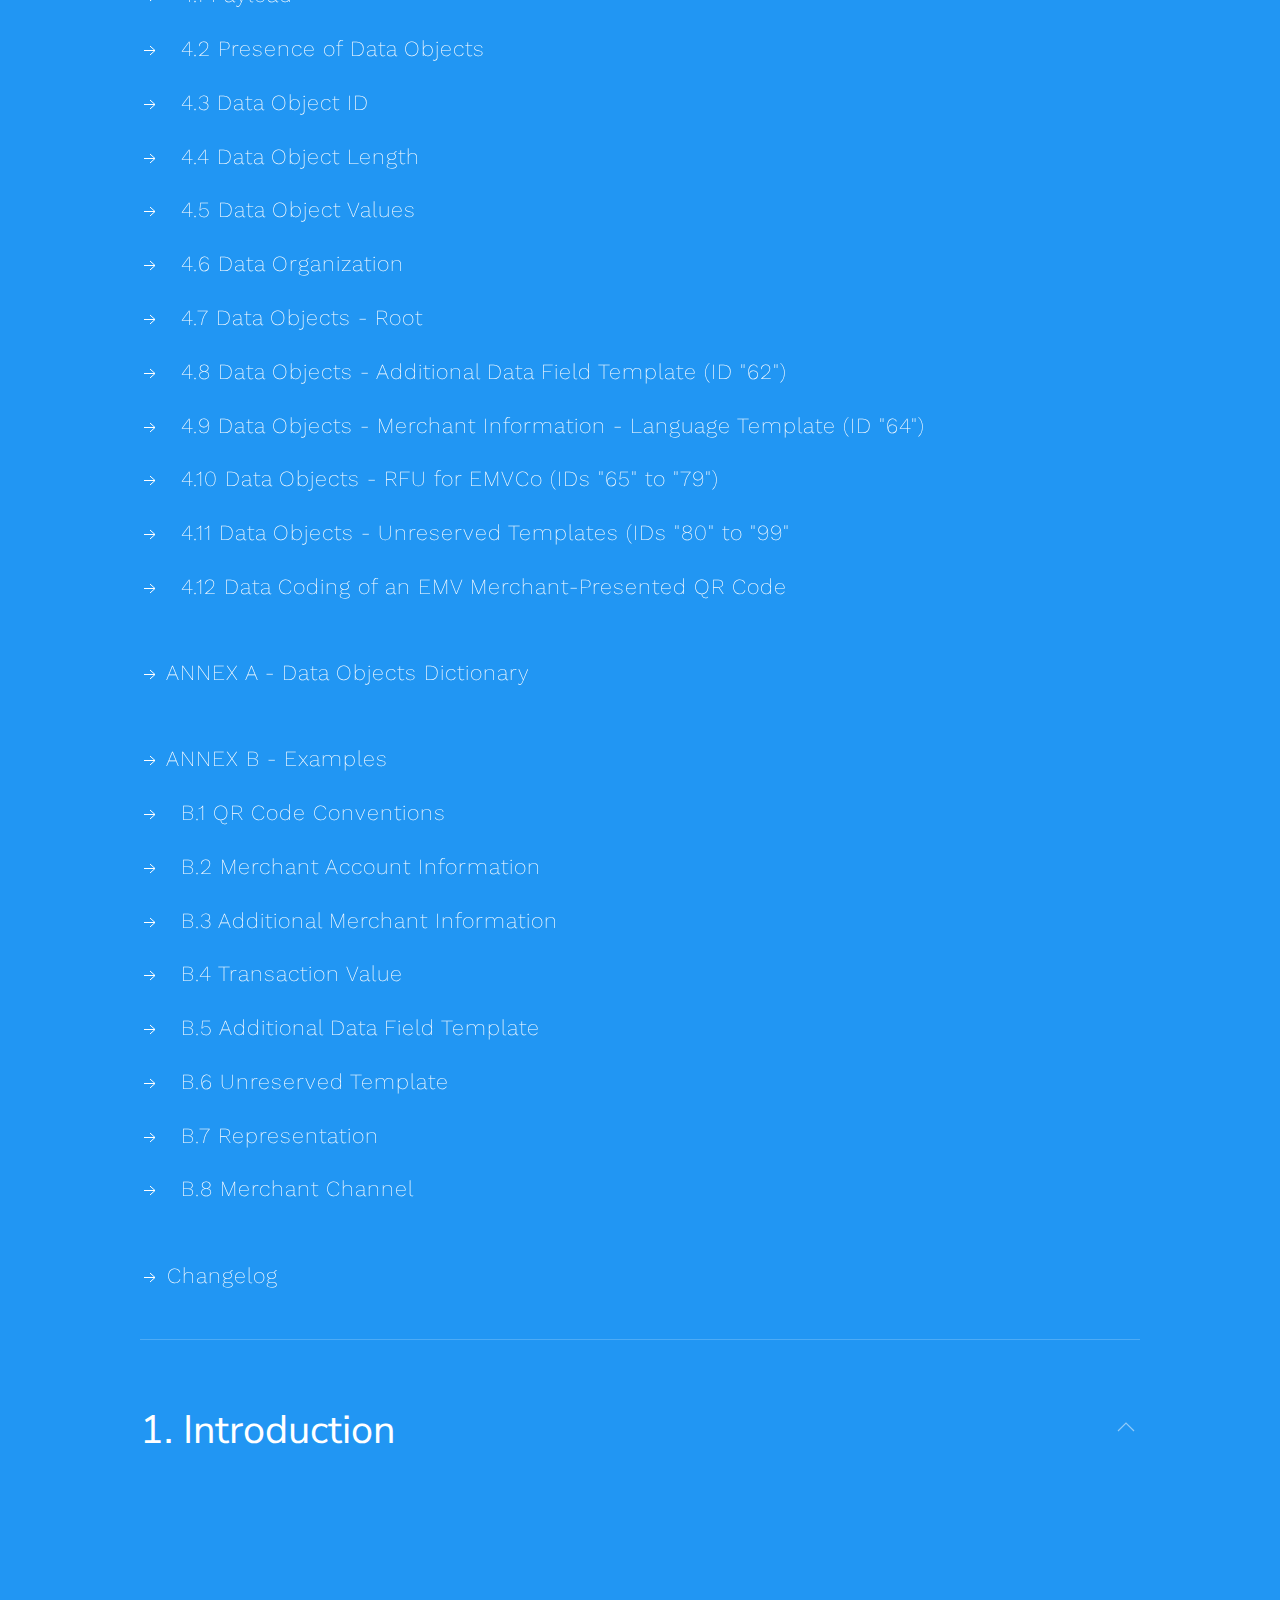
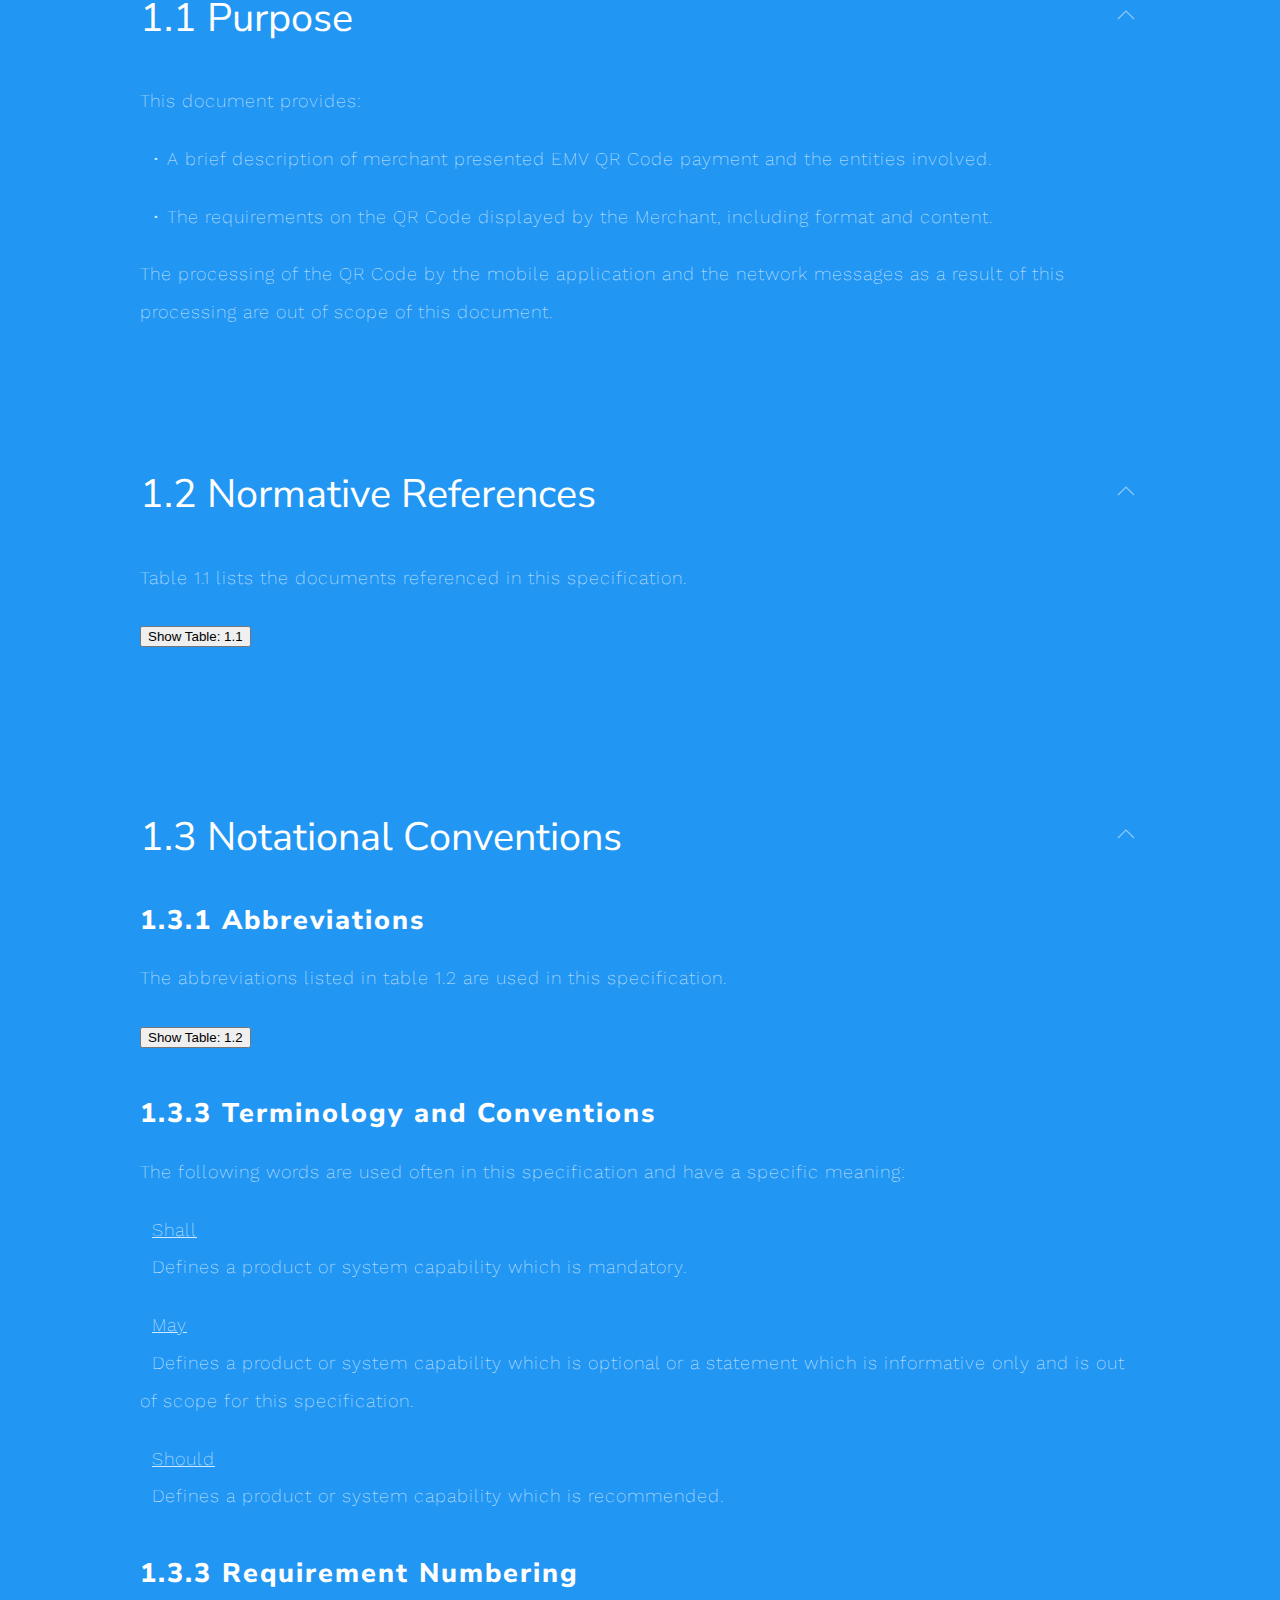
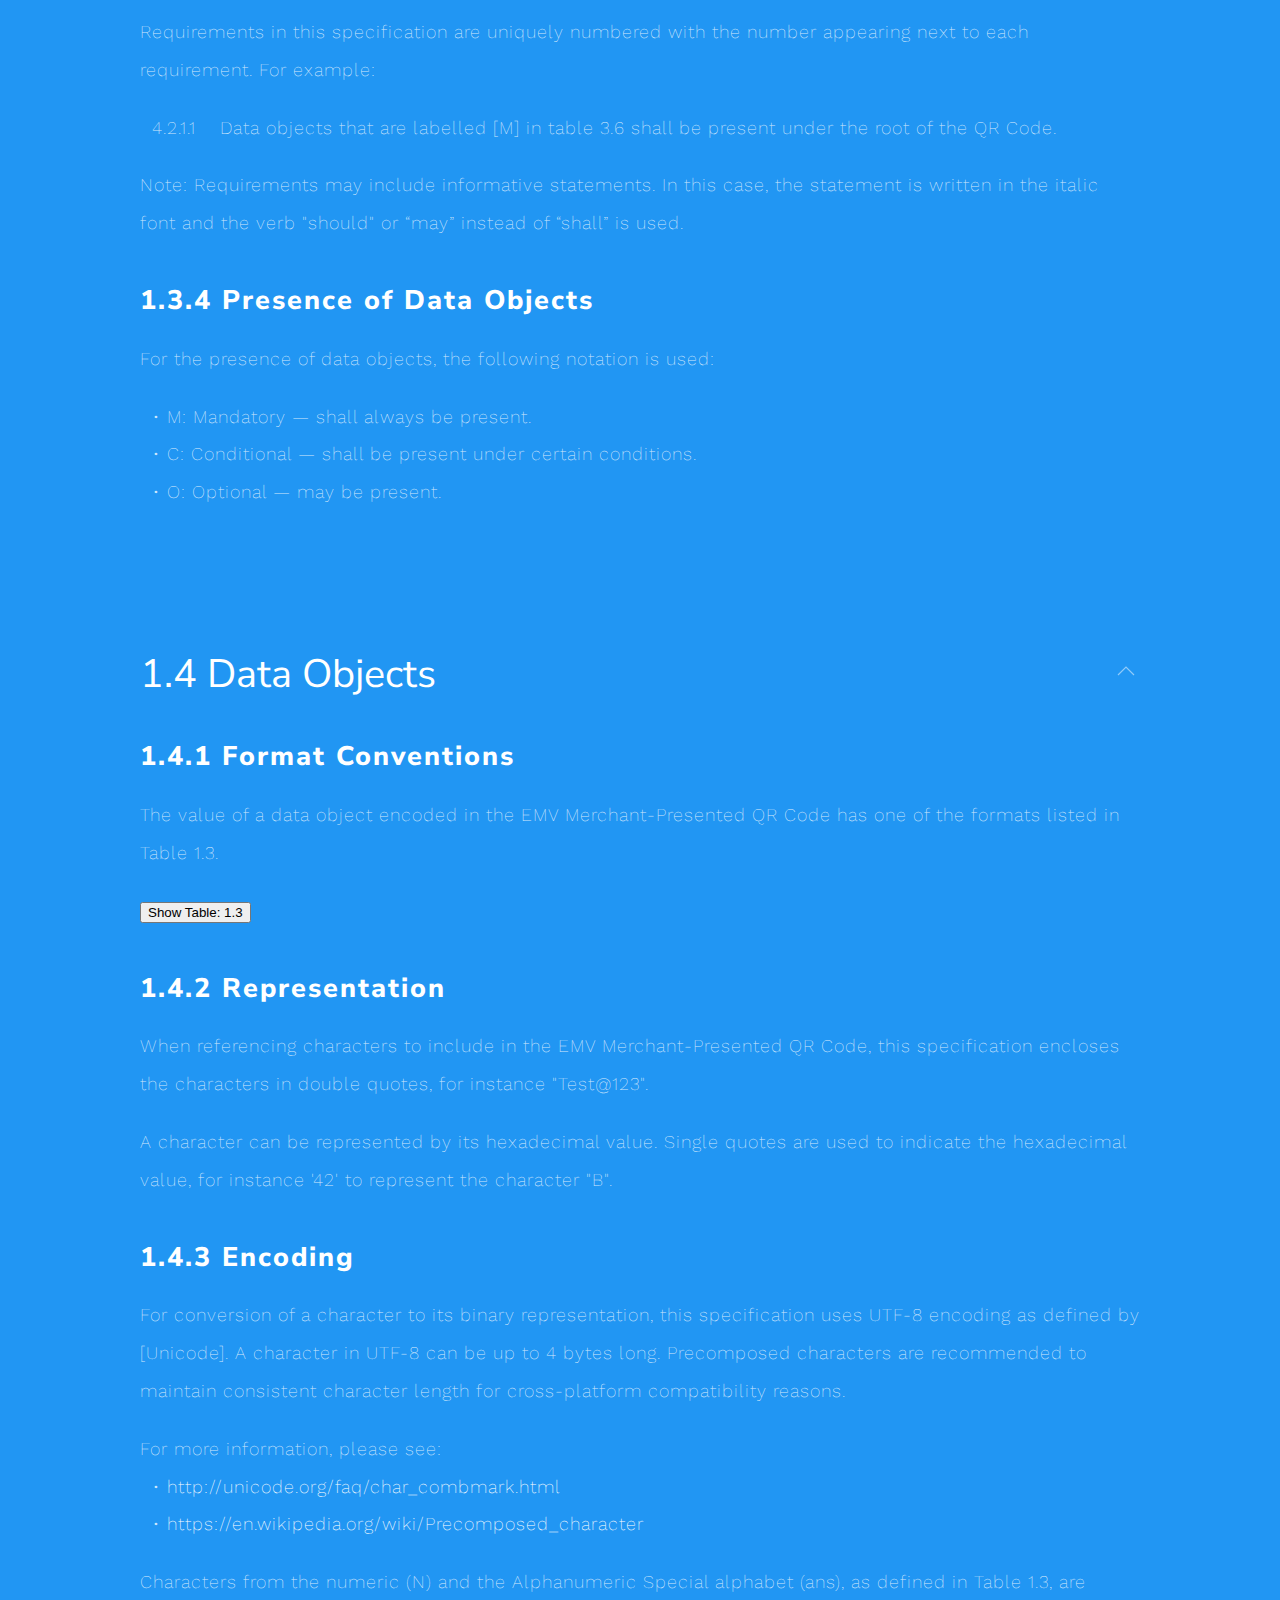
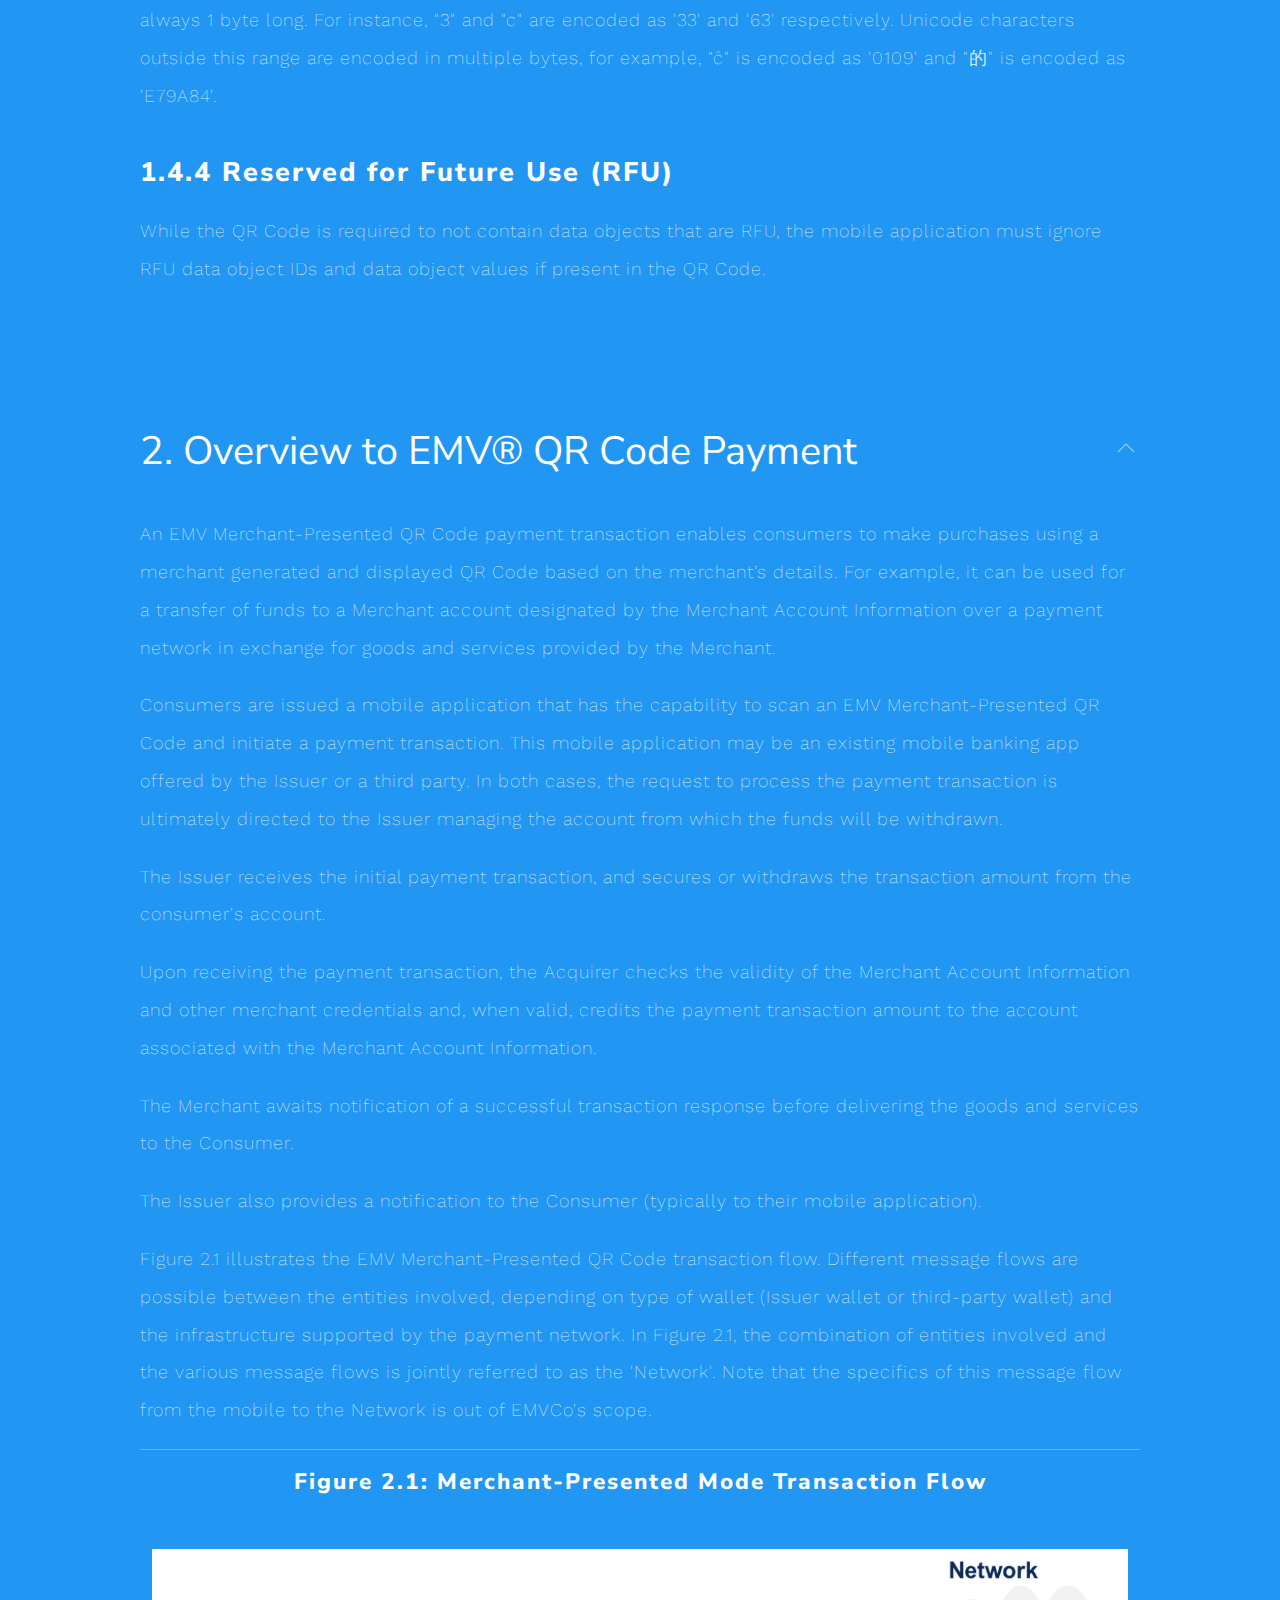
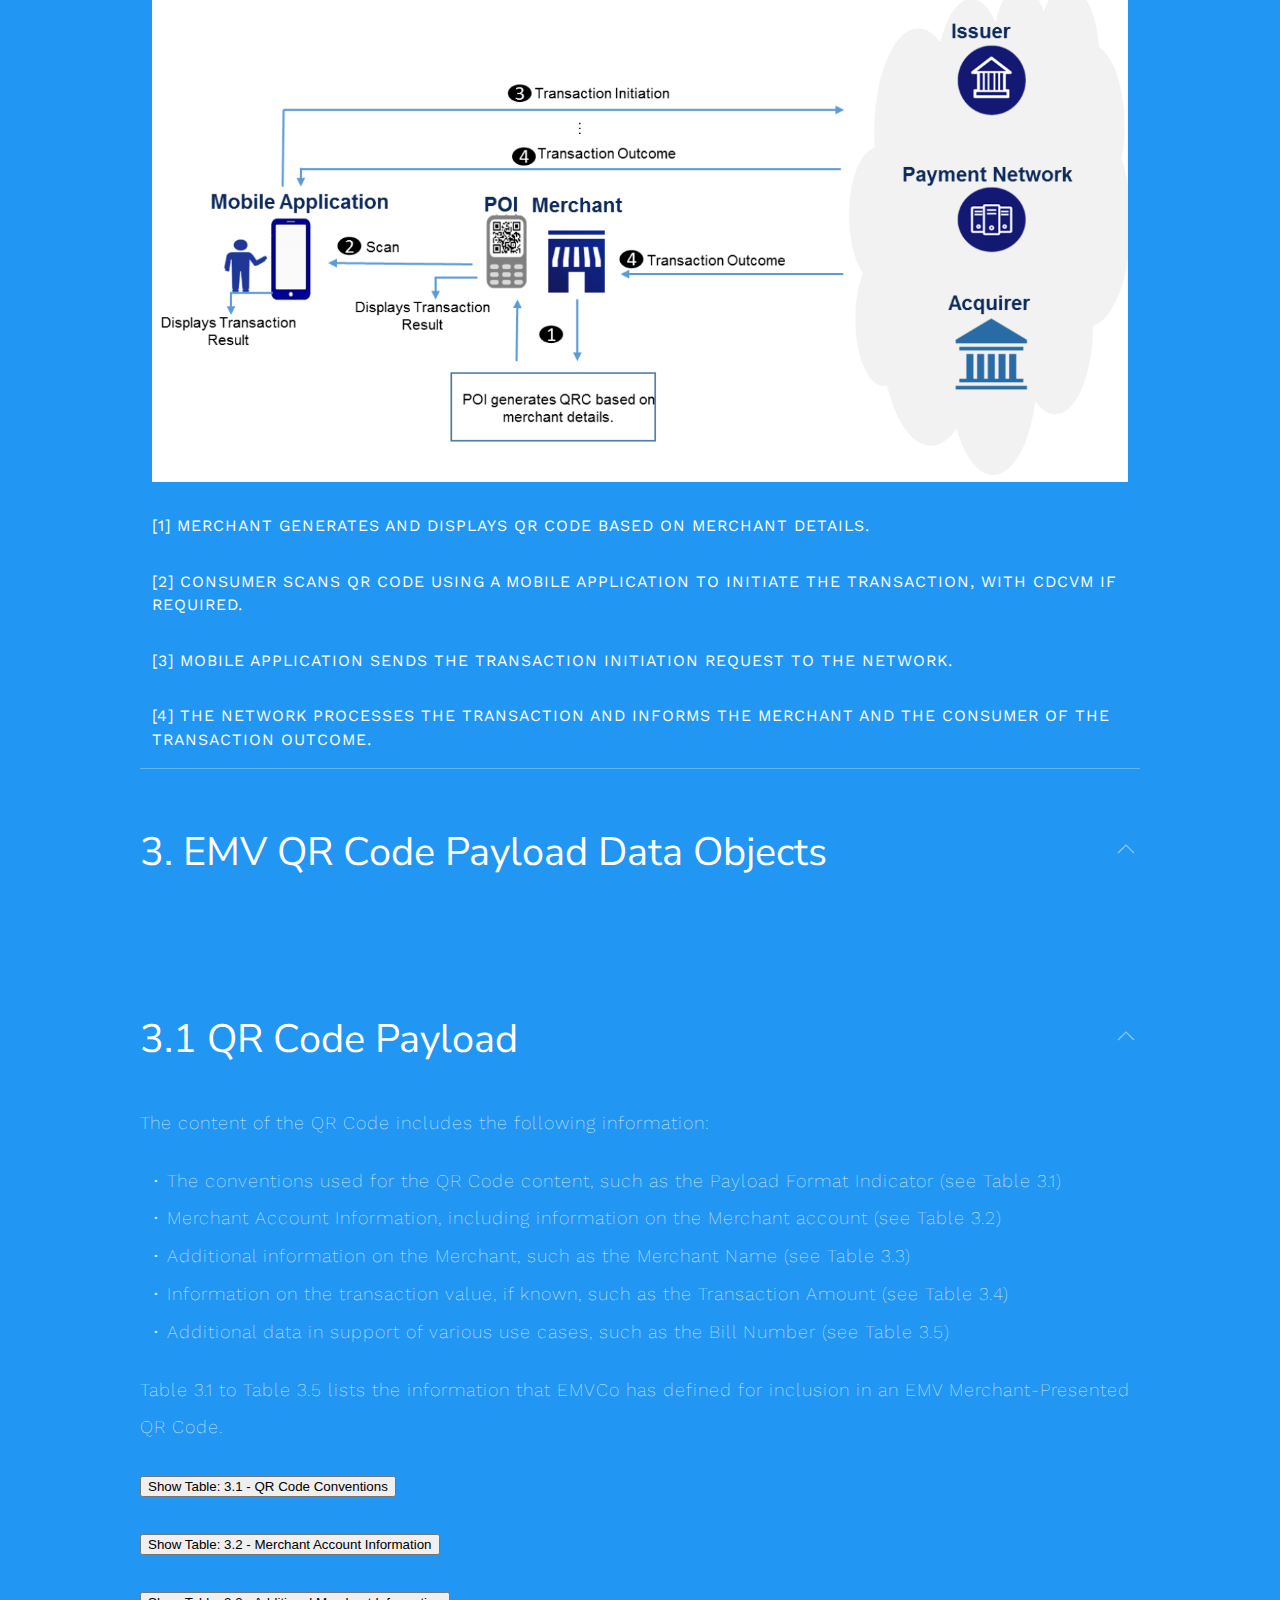
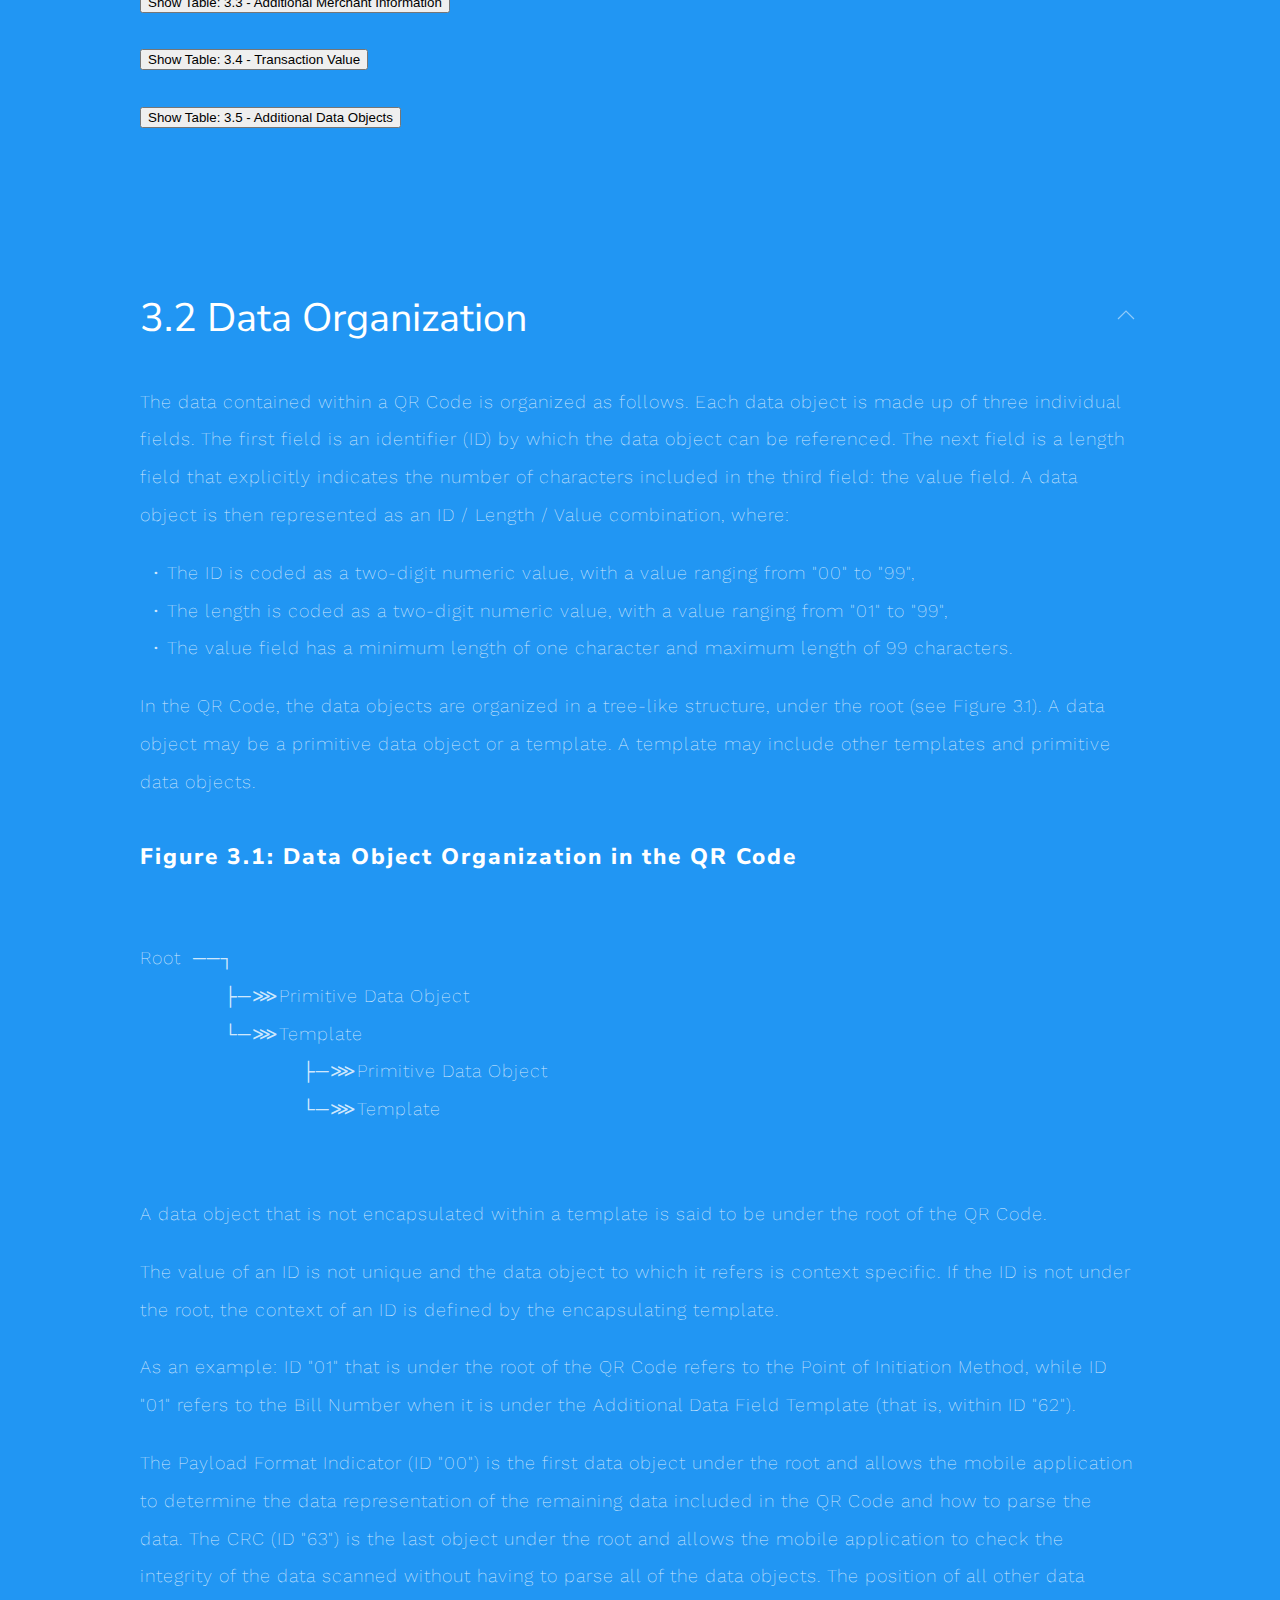
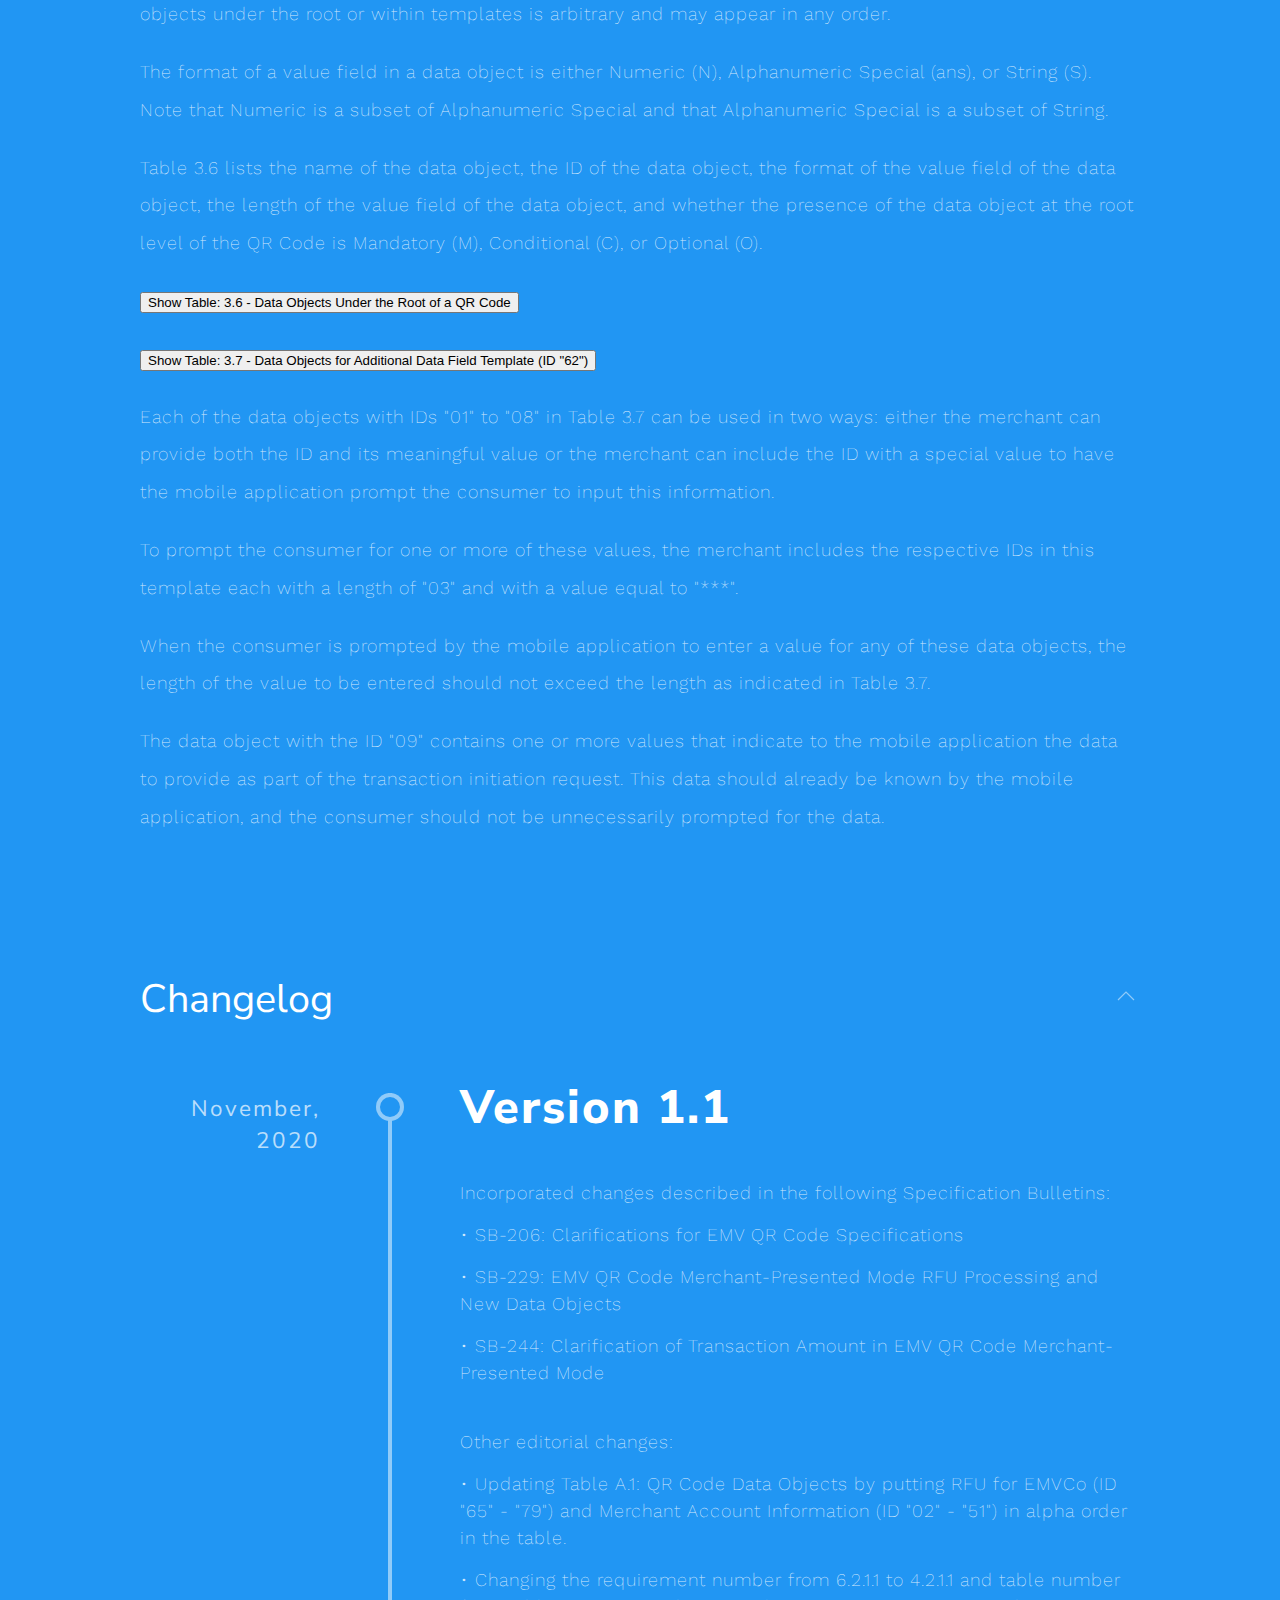
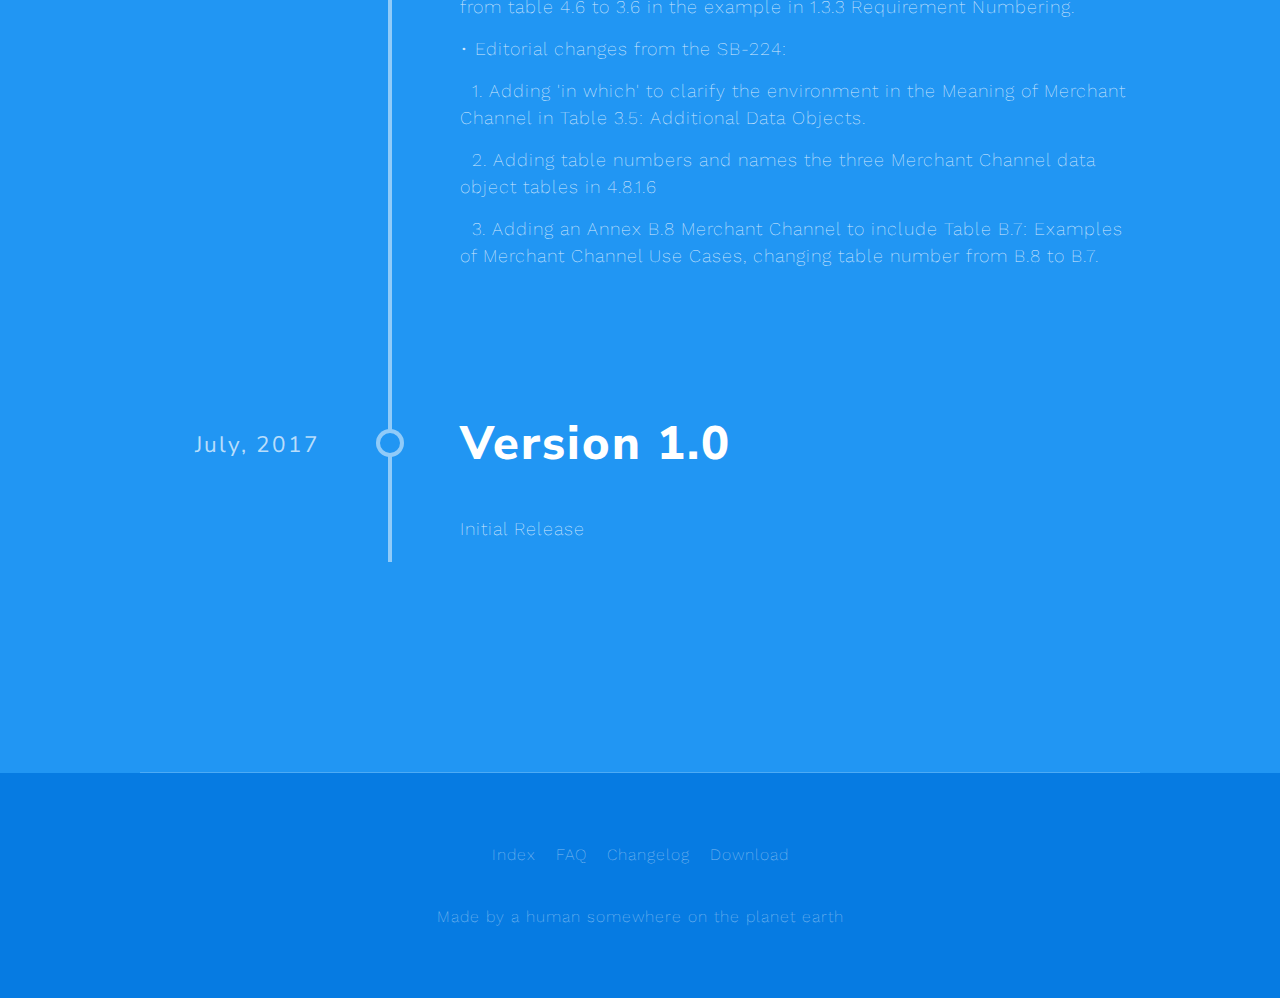
<file: specifications/emvco_merchant.html>
<!DOCTYPE html>
<html lang="en-gb" dir="ltr">

<head>
    <meta charset="utf-8">
    <meta name="viewport" content="width=device-width, initial-scale=1">
    <title>QR Specifications - Merchant Presented</title>
    <link href="https://fonts.googleapis.com/css?family=Nunito+Sans:400,800%7CWork+Sans:200,300%7CJosefin+Sans:100" rel="stylesheet">
    <link rel="stylesheet" href="css/main.css" />
    <script src="js/uikit.min.js" defer></script>
    <script src="js/uikit-icons.min.js" defer></script>
</head>

<body class="uk-background-primary uk-light">


    <div data-uk-sticky="sel-target: .uk-navbar-container; cls-active: uk-navbar-sticky">

        <nav class="uk-navbar-container uk-margin uk-light">
            <div class="uk-container">
                <div data-uk-navbar>
                    <div class="uk-navbar-left">
                        <a class="uk-navbar-item uk-logo uk-text-small" href="index.html">EMVco/SG QR</a>
                    </div>
                    <div class="uk-navbar-center uk-visible@m">

                        <ul class="uk-navbar-nav">
                            <li class="uk-active"><a href="index.html">Index</a></li>
                            <li ><a href="faq.html">FAQ</a></li>
                            <li ><a href="changelog.html">Changelog</a></li>
                            <li ><a href="download.html">Download</a></li>
                        </ul>

                    </div>
                </div>
            </div>
        </nav>

    </div>


    <section class="tm-margin-large-top">
        <div class="uk-container">
            <h1 class="uk-margin-medium-bottom uk-heading-hero">Specifications: EMVCo Merchant Presented</h1>
            <ul class="uk-breadcrumb uk-margin-medium-bottom">
                <li><a href="index.html">Index</a></li>
                <li><a href="category.html">Specification Details</a></li>
                <li><span href="emvco_merchant.html">EMVCo Merchant Presented</span></li>
            </ul><br>
            <hr class="uk-margin-remove">
    
                <h2 id="download-1" class="uk-margin-medium-bottom">Download PDF</h2>
                <table class="uk-table uk-table-divider uk-table-middle">
                    <tbody>
                        <tr>
                            <td><a href="./assets/EMVCo-Merchant-Presented-QR-Specification-v1.1.pdf"><span data-uk-icon="icon: download; ratio: 1.4"></span></a></td>
                            <td>1.1</td>
                            <td></td>
                            <td>EMVCo-Merchant-Presented-QR-Specification-v1.1.pdf</td>
                            <td>November 2020</td>
                        </tr>
                    </tbody>
                </table>
                <br>

        <hr class="uk-margin-remove">
        <ul class="uk-list uk-list-large uk-margin-medium-top">
            <li><a href="#article-1" data-uk-scroll="duration: 400; offset: 140" class="hvr-forward"><span data-uk-icon="icon: arrow-right"></span> 1. Introduction</a></li>
            <li><a href="#article-1-1" data-uk-scroll="duration: 400; offset: 140" class="hvr-forward"><span data-uk-icon="icon: arrow-right"></span> &nbsp;&nbsp;1.1 Purpose</a></li>
            <li><a href="#article-1-2" data-uk-scroll="duration: 400; offset: 140" class="hvr-forward"><span data-uk-icon="icon: arrow-right"></span> &nbsp;&nbsp;1.2 Normative References</a></li>
            <li><a href="#article-1-3" data-uk-scroll="duration: 400; offset: 140" class="hvr-forward"><span data-uk-icon="icon: arrow-right"></span> &nbsp;&nbsp;1.3 Notational Conventions</a></li>
            <li><a href="#article-1-4" data-uk-scroll="duration: 400; offset: 140" class="hvr-forward"><span data-uk-icon="icon: arrow-right"></span> &nbsp;&nbsp;1.4 Data Objects</a></li>
            <br>
            <li><a href="#article-2" data-uk-scroll="duration: 400; offset: 140" class="hvr-forward"><span data-uk-icon="icon: arrow-right"></span> 2. Overview to EMV® QR Code Payment</a></li>
            <br>
            <li><a href="#article-3" data-uk-scroll="duration: 400; offset: 140" class="hvr-forward"><span data-uk-icon="icon: arrow-right"></span> 3. EMV QR Code Payload Data Objects</a></li>
            <li><a href="#article-3-1" data-uk-scroll="duration: 400; offset: 140" class="hvr-forward"><span data-uk-icon="icon: arrow-right"></span> &nbsp;&nbsp;3.1 QR Code Payload</a></li>
            <li><a href="#article-3-2" data-uk-scroll="duration: 400; offset: 140" class="hvr-forward"><span data-uk-icon="icon: arrow-right"></span> &nbsp;&nbsp;3.2 Data Organization</a></li>
            <li><a href="#article-3-3" data-uk-scroll="duration: 400; offset: 140" class="hvr-forward"><span data-uk-icon="icon: arrow-right"></span> &nbsp;&nbsp;3.3 Data Object ID Allocation</a></li>
            <br>
            <li><a href="#article-4" data-uk-scroll="duration: 400; offset: 140" class="hvr-forward"><span data-uk-icon="icon: arrow-right"></span> 4. Requirements</a></li>
            <li><a href="#article-4-1" data-uk-scroll="duration: 400; offset: 140" class="hvr-forward"><span data-uk-icon="icon: arrow-right"></span> &nbsp;&nbsp;4.1 Payload</a></li>
            <li><a href="#article-4-2" data-uk-scroll="duration: 400; offset: 140" class="hvr-forward"><span data-uk-icon="icon: arrow-right"></span> &nbsp;&nbsp;4.2 Presence of Data Objects</a></li>
            <li><a href="#article-4-3" data-uk-scroll="duration: 400; offset: 140" class="hvr-forward"><span data-uk-icon="icon: arrow-right"></span> &nbsp;&nbsp;4.3 Data Object ID</a></li>
            <li><a href="#article-4-4" data-uk-scroll="duration: 400; offset: 140" class="hvr-forward"><span data-uk-icon="icon: arrow-right"></span> &nbsp;&nbsp;4.4 Data Object Length</a></li>
            <li><a href="#article-4-5" data-uk-scroll="duration: 400; offset: 140" class="hvr-forward"><span data-uk-icon="icon: arrow-right"></span> &nbsp;&nbsp;4.5 Data Object Values</a></li>
            <li><a href="#article-4-6" data-uk-scroll="duration: 400; offset: 140" class="hvr-forward"><span data-uk-icon="icon: arrow-right"></span> &nbsp;&nbsp;4.6 Data Organization</a></li>
            <li><a href="#article-4-7" data-uk-scroll="duration: 400; offset: 140" class="hvr-forward"><span data-uk-icon="icon: arrow-right"></span> &nbsp;&nbsp;4.7 Data Objects - Root</a></li>
            <li><a href="#article-4-8" data-uk-scroll="duration: 400; offset: 140" class="hvr-forward"><span data-uk-icon="icon: arrow-right"></span> &nbsp;&nbsp;4.8 Data Objects - Additional Data Field Template (ID "62")</a></li>
            <li><a href="#article-4-9" data-uk-scroll="duration: 400; offset: 140" class="hvr-forward"><span data-uk-icon="icon: arrow-right"></span> &nbsp;&nbsp;4.9 Data Objects - Merchant Information - Language Template (ID "64")</a></li>
            <li><a href="#article-4-10" data-uk-scroll="duration: 400; offset: 140" class="hvr-forward"><span data-uk-icon="icon: arrow-right"></span> &nbsp;&nbsp;4.10 Data Objects - RFU for EMVCo (IDs "65" to "79")</a></li>
            <li><a href="#article-4-11" data-uk-scroll="duration: 400; offset: 140" class="hvr-forward"><span data-uk-icon="icon: arrow-right"></span> &nbsp;&nbsp;4.11 Data Objects - Unreserved Templates (IDs "80" to "99"</a></li>
            <li><a href="#article-4-12" data-uk-scroll="duration: 400; offset: 140" class="hvr-forward"><span data-uk-icon="icon: arrow-right"></span> &nbsp;&nbsp;4.12 Data Coding of an EMV Merchant-Presented QR Code</a></li>
            <br>
            <li><a href="#article-5" data-uk-scroll="duration: 400; offset: 140" class="hvr-forward"><span data-uk-icon="icon: arrow-right"></span> ANNEX A - Data Objects Dictionary</a></li>
            <br>
            <li><a href="#article-6" data-uk-scroll="duration: 400; offset: 140" class="hvr-forward"><span data-uk-icon="icon: arrow-right"></span> ANNEX B - Examples</a></li>
            <li><a href="#article-6-1" data-uk-scroll="duration: 400; offset: 140" class="hvr-forward"><span data-uk-icon="icon: arrow-right"></span> &nbsp;&nbsp;B.1 QR Code Conventions</a></li>
            <li><a href="#article-6-2" data-uk-scroll="duration: 400; offset: 140" class="hvr-forward"><span data-uk-icon="icon: arrow-right"></span> &nbsp;&nbsp;B.2 Merchant Account Information</a></li>
            <li><a href="#article-6-3" data-uk-scroll="duration: 400; offset: 140" class="hvr-forward"><span data-uk-icon="icon: arrow-right"></span> &nbsp;&nbsp;B.3 Additional Merchant Information</a></li>
            <li><a href="#article-6-4" data-uk-scroll="duration: 400; offset: 140" class="hvr-forward"><span data-uk-icon="icon: arrow-right"></span> &nbsp;&nbsp;B.4 Transaction Value</a></li>
            <li><a href="#article-6-5" data-uk-scroll="duration: 400; offset: 140" class="hvr-forward"><span data-uk-icon="icon: arrow-right"></span> &nbsp;&nbsp;B.5 Additional Data Field Template</a></li>
            <li><a href="#article-6-6" data-uk-scroll="duration: 400; offset: 140" class="hvr-forward"><span data-uk-icon="icon: arrow-right"></span> &nbsp;&nbsp;B.6 Unreserved Template</a></li>
            <li><a href="#article-6-7" data-uk-scroll="duration: 400; offset: 140" class="hvr-forward"><span data-uk-icon="icon: arrow-right"></span> &nbsp;&nbsp;B.7 Representation</a></li>
            <li><a href="#article-6-8" data-uk-scroll="duration: 400; offset: 140" class="hvr-forward"><span data-uk-icon="icon: arrow-right"></span> &nbsp;&nbsp;B.8 Merchant Channel</a></li>
            <br>
            <li><a href="#article-CL" data-uk-scroll="duration: 400; offset: 140" class="hvr-forward"><span data-uk-icon="icon: arrow-right"></span> Changelog</a></li>
        </ul>
        <br>
        <hr class="uk-margin-remove">
        <br>

        <h2 id="article-1" class="uk-article-title uk-margin-medium-bottom">1. Introduction<a href="#" data-uk-totop data-uk-scroll="duration: 400" class="tm-totop uk-float-right uk-margin-small-top"></a></h2>
        <article class="uk-article uk-margin-xlarge-top">
            <h2 id="article-1-1" class="uk-article-title uk-margin-medium-bottom">1.1 Purpose<a href="#" data-uk-totop data-uk-scroll="duration: 400" class="tm-totop uk-float-right uk-margin-small-top"></a></h2>
            <p>This document provides:</p>
            <p>&nbsp;&nbsp;• A brief description of merchant presented EMV QR Code payment and the entities involved.</p>
            <p>&nbsp;&nbsp;• The requirements on the QR Code displayed by the Merchant, including format and content.</p>
            <p>The processing of the QR Code by the mobile application and the network messages as a result of this processing are out of scope of this document.</p>
        </article>
        <article class="uk-article uk-margin-xlarge-top">
            <h2 id="article-1-2" class="uk-article-title uk-margin-medium-bottom">1.2 Normative References<a href="#" data-uk-totop data-uk-scroll="duration: 400" class="tm-totop uk-float-right uk-margin-small-top"></a></h2>
            <p>Table 1.1 lists the documents referenced in this specification.</p>
            <p><button onclick="document.getElementById('toggle-table-emvco-m-p-1').style.display='inline'">Show Table: 1.1</button></p>
            <div id="toggle-table-emvco-m-p-1" style="display: none;">
                <table class="uk-table" border="1" style="width: 100%;">
                    <tr><th colspan="2"><h4>Table 1.1: References Materials</h4></th></tr>
                    <tr>
                        <th><b>Reference</b></th>
                        <th><b>Publication Name</b></th>
                    </tr>
                    <tr>
                        <th>[ISO/IEC 18004]</th>
                        <th align="left">Information technology — Automatic identification and data capture techniques - QR Code bar code symbology specification</th>
                    </tr>
                    <tr>
                        <th>[ISO 18245]</th>
                        <th align="left">Retail financial services — Merchant category codes</th>
                    </tr>
                    <tr>
                        <th>[ISO/IEC 13239]</th>
                        <th align="left">Information technology — Telecommunications and information exchange between systems — High-level data link control (HDLC) procedures</th>
                    </tr>
                    <tr>
                        <th>[ISO 3166-1 alpha 2]</th>
                        <th align="left">Codes for the representation of names of countries and their subdivisions — Part 1: Country codes, using two-letter country codes.</th>
                    </tr>
                    <tr>
                        <th>[ISO 4217]</th>
                        <th align="left">Codes for the representation of currencies and funds</th>
                    </tr>
                    <tr>
                        <th>[ISO 7816-4]</th>
                        <th align="left">Identification cards — Integrated circuit cards — Part 4: Organization, security and commands for interchange</th>
                    </tr>
                    <tr>
                        <th>[ISO 639]</th>
                        <th align="left">Codes for the representation of names of languages — Part 1: Alpha - 2 Code</th>
                    </tr>
                    <tr>
                        <th>[EMV Book 4]</th>
                        <th align="left">EMV Integrated Circuit Card Specifications for Payment Systems - Book 4 Cardholder, Attendant, and Acquirer Interface Requirements</th>
                    </tr>
                    <tr>
                        <th>[Unicode]</th>
                        <th align="left">Unicode Standard, specifically the UTF-8 encoding form. For more information, please check:<br><u><a href="http://www.unicode.org/versions/latest">http://www.unicode.org/versions/latest</a></u></th>
                    </tr>
                    <tr>
                        <th>[UUID]</th>
                        <th align="left">A universally unique identifier (UUID) as defined in the Internet Engineering Task Force (IETF) RFC 4122:<br><u><a href="https://tools.ietf.org/html/rfc4122">https://tools.ietf.org/html/rfc4122</a></u></th>
                    </tr>
                </table>
                <button onclick="document.getElementById('toggle-table-emvco-m-p-1').style.display='none'; window.location.href='emvco_merchant.html#article-1-2'">Hide Table: 1.1</button>
            </div>
        </article>
        <article class="uk-article uk-margin-xlarge-top">
            <h2 id="article-1-3" class="uk-article-title uk-margin-medium-bottom">1.3 Notational Conventions<a href="#" data-uk-totop data-uk-scroll="duration: 400" class="tm-totop uk-float-right uk-margin-small-top"></a></h2>
            <h3>1.3.1 Abbreviations</h3>
            <p>The abbreviations listed in table 1.2 are used in this specification.</p>
            <p><button onclick="document.getElementById('toggle-table-emvco-m-p-2').style.display='inline'">Show Table: 1.2</button></p>
            <div id="toggle-table-emvco-m-p-2" style="display: none;">
                <table class="uk-table" border="1" style="width: 100%;">
                    <tr><th colspan="2"><h4>Table 1.2: Abbreviations</h4></th></tr>
                    <tr>
                        <th><b>Abbreviations</b></th>
                        <th><b>Description</b></th>
                    </tr>
                    <tr>
                        <th>ans</th>
                        <th align="left">Alphanumeric Special</th>
                    </tr>
                    <tr>
                        <th>C</th>
                        <th align="left">Conditional</th>
                    </tr>
                    <tr>
                        <th>CDCVM</th>
                        <th align="left">Consumer Device Cardholder Verification Method</th>
                    </tr>
                    <tr>
                        <th>CRC</th>
                        <th align="left">Cyclic Redundancy Check</th>
                    </tr>
                    <tr>
                        <th>ECI</th>
                        <th align="left">Extended Channel Interpretation</th>
                    </tr>
                    <tr>
                        <th>ID</th>
                        <th align="left">Identifier of the data object</th>
                    </tr>
                    <tr>
                        <th>ISO</th>
                        <th align="left">International Standards Organization</th>
                    </tr>
                    <tr>
                        <th>M</th>
                        <th align="left">Mandatory</th>
                    </tr>
                    <tr>
                        <th>N</th>
                        <th align="left">Numeric</th>
                    </tr>
                    <tr>
                        <th>O</th>
                        <th align="left">Optional</th>
                    </tr>
                    <tr>
                        <th>QR Code</th>
                        <th align="left">Quick Response Code</th>
                    </tr>
                    <tr>
                        <th>RFU</th>
                        <th align="left">Reserved for Future Use</th>
                    </tr>
                    <tr>
                        <th>S</th>
                        <th align="left">String</th>
                    </tr>
                    <tr>
                        <th>SDK</th>
                        <th align="left">Software Development Kit</th>
                    </tr>
                    <tr>
                        <th>var.</th>
                        <th align="left">Variable</th>
                    </tr>
                </table>
                <button onclick="document.getElementById('toggle-table-emvco-m-p-2').style.display='none'; window.location.href='emvco_merchant.html#article-1-3'">Hide Table: 1.2</button>
            </div>
            <h3>1.3.3 Terminology and Conventions</h3>
            <p>The following words are used often in this specification and have a specific meaning:</p>
            <p>&nbsp;&nbsp;<u>Shall</u><br>&nbsp;&nbsp;Defines a product or system capability which is mandatory.</p>
            <p>&nbsp;&nbsp;<u>May</u><br>&nbsp;&nbsp;Defines a product or system capability which is optional or a statement which is informative only and is out of scope for this specification.</p>
            <p>&nbsp;&nbsp;<u>Should</u><br>&nbsp;&nbsp;Defines a product or system capability which is recommended.</p>
            <h3>1.3.3 Requirement Numbering</h3>
            <p>Requirements in this specification are uniquely numbered with the number appearing next to each requirement. For example:</p>
            <p>&nbsp;&nbsp;4.2.1.1&nbsp;&nbsp;&nbsp;&nbsp;Data objects that are labelled [M] in table 3.6 shall be present under the root of the QR Code.</p>
            <p>Note: Requirements may include informative statements. In this case, the statement is written in the italic font and the verb "should" or “may” instead of “shall” is used.</p>
            <h3>1.3.4 Presence of Data Objects</h3>
            <p>For the presence of data objects, the following notation is used:</p>
            <p>&nbsp;&nbsp;• M: Mandatory — shall always be present.<br>
                &nbsp;&nbsp;• C: Conditional — shall be present under certain conditions.<br>
                &nbsp;&nbsp;• O: Optional — may be present.</p>
        </article>
        <article class="uk-article uk-margin-xlarge-top">
            <h2 id="article-1-4" class="uk-article-title uk-margin-medium-bottom">1.4 Data Objects<a href="#" data-uk-totop data-uk-scroll="duration: 400" class="tm-totop uk-float-right uk-margin-small-top"></a></h2>
            <h3>1.4.1 Format Conventions</h3>
            <p>The value of a data object encoded in the EMV Merchant-Presented QR Code has one of the formats listed in Table 1.3.</p>
            <p><button onclick="document.getElementById('toggle-table-emvco-m-p-3').style.display='inline'">Show Table: 1.3</button></p>
            <div id="toggle-table-emvco-m-p-3" style="display: none;">
                <table class="uk-table" border="1" style="width: 100%;">
                    <tr><th colspan="2"><h4>Table 1.3: Data Object Value — Format Conventions</h4></th></tr>
                    <tr>
                        <th><b>Format</b></th>
                        <th><b>Meaning</b></th>
                    </tr>
                    <tr>
                        <th>Numeric (N)</th>
                        <th align="left">• Values that can be represented by all digits, from "0" to "9".<br>• The numeric alphabet includes ten (10) characters in total.</th>
                    </tr>
                    <tr>
                        <th>Alphanumeric Special (ans)</th>
                        <th align="left">• Values that can be represented by the Common Character Set as defined in [EMV Book 4].<br>• The Alphanumeric Special alphabet includes ninety-six (96) characters in total and includes the numeric alphabet and punctuation.</th>
                    </tr>
                    <tr>
                        <th>String (S)</th>
                        <th align="left">• Values represented by any precomposed character(s) defined in [Unicode].</th>
                    </tr>
                </table>
                <button onclick="document.getElementById('toggle-table-emvco-m-p-3').style.display='none'; window.location.href='emvco_merchant.html#article-1-4'">Hide Table: 1.3</button>
            </div>
            <h3>1.4.2 Representation</h3>
            <p>When referencing characters to include in the EMV Merchant-Presented QR Code, this specification encloses the characters in double quotes, for instance "Test@123".</p>
            <p>A character can be represented by its hexadecimal value. Single quotes are used to indicate the hexadecimal value, for instance '42' to represent the character "B".</p>
            <h3>1.4.3 Encoding</h3>
            <p>For conversion of a character to its binary representation, this specification uses UTF-8 encoding as defined by [Unicode]. A character in UTF-8 can be up to 4 bytes long. Precomposed characters are recommended to maintain consistent character length for cross-platform compatibility reasons.</p>
            <p>For more information, please see:<br>&nbsp;&nbsp;• <a href="http://unicode.org/faq/char_combmark.html">http://unicode.org/faq/char_combmark.html</a><br>&nbsp;&nbsp;• <a href="https://en.wikipedia.org/wiki/Precomposed_character">https://en.wikipedia.org/wiki/Precomposed_character</a></p>
            <p>Characters from the numeric (N) and the Alphanumeric Special alphabet (ans), as defined in Table 1.3, are always 1 byte long. For instance, "3" and "c" are encoded as '33' and '63' respectively. Unicode characters outside this range are encoded in multiple bytes, for example, "ĉ" is encoded as '0109' and "的" is encoded as 'E79A84'.</p>
            <h3>1.4.4 Reserved for Future Use (RFU)</h3>
            <p>While the QR Code is required to not contain data objects that are RFU, the mobile application must ignore RFU data object IDs and data object values if present in the QR Code.</p>
        </article>
        <article class="uk-article uk-margin-xlarge-top">
            <h2 id="article-2" class="uk-article-title uk-margin-medium-bottom">2. Overview to EMV® QR Code Payment<a href="#" data-uk-totop data-uk-scroll="duration: 400" class="tm-totop uk-float-right uk-margin-small-top"></a></h2>
            <p>An EMV Merchant-Presented QR Code payment transaction enables consumers to make purchases using a merchant generated and displayed QR Code based on the merchant’s details. For example, it can be used for a transfer of funds to a Merchant account designated by the Merchant Account Information over a payment network in exchange for goods and services provided by the Merchant.</p>
            <p>Consumers are issued a mobile application that has the capability to scan an EMV Merchant-Presented QR Code and initiate a payment transaction. This mobile application may be an existing mobile banking app offered by the Issuer or a third party. In both cases, the request to process the payment transaction is ultimately directed to the Issuer managing the account from which the funds will be withdrawn.</p>
            <p>The Issuer receives the initial payment transaction, and secures or withdraws the transaction amount from the consumer's account.</p>
            <p>Upon receiving the payment transaction, the Acquirer checks the validity of the Merchant Account Information and other merchant credentials and, when valid, credits the payment transaction amount to the account associated with the Merchant Account Information.</p>
            <p>The Merchant awaits notification of a successful transaction response before delivering the goods and services to the Consumer.</p>
            <p>The Issuer also provides a notification to the Consumer (typically to their mobile application).</p>
            <p>Figure 2.1 illustrates the EMV Merchant-Presented QR Code transaction flow. Different message flows are possible between the entities involved, depending on type of wallet (Issuer wallet or third-party wallet) and the infrastructure supported by the payment network. In Figure 2.1, the combination of entities involved and the various message flows is jointly referred to as the 'Network'. Note that the specifics of this message flow from the mobile to the Network is out of EMVCo's scope.</p>
            <p><table class="uk-table" border="0" style="width: 100%;">
                <tr><th><h4>Figure 2.1: Merchant-Presented Mode Transaction Flow</h4></th></tr>
                <tr><th><img src="./assets/emvco-m-2-1.png"></th></tr>
                <tr><th align="left">[1] Merchant generates and displays QR Code based on merchant details.</th></tr>
                <tr><th align="left">[2] Consumer scans QR Code using a mobile application to initiate the transaction, with CDCVM if required.</th></tr>
                <tr><th align="left">[3] Mobile application sends the transaction initiation request to the Network.</th></tr>
                <tr><th align="left">[4] The Network processes the transaction and informs the Merchant and the Consumer of the transaction outcome.</th></tr>
            </table></p>
        </article>
        
        <h2 id="article-3" class="uk-article-title uk-margin-medium-bottom">3. EMV QR Code Payload Data Objects<a href="#" data-uk-totop data-uk-scroll="duration: 400" class="tm-totop uk-float-right uk-margin-small-top"></a></h2>
        <article class="uk-article uk-margin-xlarge-top">
            <h2 id="article-3-1" class="uk-article-title uk-margin-medium-bottom">3.1 QR Code Payload<a href="#" data-uk-totop data-uk-scroll="duration: 400" class="tm-totop uk-float-right uk-margin-small-top"></a></h2>
            <p>The content of the QR Code includes the following information:</p>
            <p>&nbsp;&nbsp;• The conventions used for the QR Code content, such as the Payload Format Indicator (see Table 3.1)<br>
                &nbsp;&nbsp;• Merchant Account Information, including information on the Merchant account (see Table 3.2)<br>
                &nbsp;&nbsp;• Additional information on the Merchant, such as the Merchant Name (see Table 3.3)<br>
                &nbsp;&nbsp;• Information on the transaction value, if known, such as the Transaction Amount (see Table 3.4)<br>
                &nbsp;&nbsp;• Additional data in support of various use cases, such as the Bill Number (see Table 3.5)</p>
            <p>Table 3.1 to Table 3.5 lists the information that EMVCo has defined for inclusion in an EMV Merchant-Presented QR Code.</p>
            <p><button onclick="document.getElementById('toggle-table-emvco-m-p-4').style.display='inline'">Show Table: 3.1 - QR Code Conventions</button></p>
            <div id="toggle-table-emvco-m-p-4" style="display: none;">
                <table class="uk-table" border="1" style="width: 100%;">
                    <tr><th colspan="2"><h4>Table 3.1: QR Code Conventions</h4></th></tr>
                    <tr>
                        <th><b>Data Object</b></th>
                        <th><b>Meaning</b></th>
                    </tr>
                    <tr>
                        <th>Payload Format Indicator</th>
                        <th align="left">• Defines the version of the QR Code template and hence the conventions on the identifiers, lengths, and values.<br>• In this version of the specification, the Payload Format Indicator has the value "01".</th>
                    </tr>
                    <tr>
                        <th>Point of Initiation Method</th>
                        <th align="left">• Identifies the communication technology (here QR Code) and whether the data is static or dynamic.<br>• The Point of Initiation Method has a value of "11" for static QR Codes and a value of "12" for dynamic QR Codes.<br>• The value of "11" is used when the same QR Code is shown for more than one transaction.<br>• The value of "12" is used when a new QR Code is shown for each transaction.</th>
                    </tr>
                    <tr>
                        <th>Cyclic Redundancy Check (CRC)</th>
                        <th align="left">• Checksum calculated over all the data objects included in the QR Code.</th>
                    </tr>
                </table>
                <button onclick="document.getElementById('toggle-table-emvco-m-p-4').style.display='none'; window.location.href='emvco_merchant.html#article-3'">Hide Table: 3.1</button>
            </div>
            <p><button onclick="document.getElementById('toggle-table-emvco-m-p-5').style.display='inline'">Show Table: 3.2 - Merchant Account Information</button></p>
            <div id="toggle-table-emvco-m-p-5" style="display: none;">
                <table class="uk-table" border="1" style="width: 100%;">
                    <tr><th colspan="2"><h4>Table 3.2: Merchant Account Information</h4></th></tr>
                    <tr>
                        <th><b>Data Object</b></th>
                        <th><b>Meaning</b></th>
                    </tr>
                    <tr>
                        <th>Merchant Account Information</th>
                        <th align="left">• Identifies the merchant.<br>• The format and value are unique and specific to a payment system and several values may be included in the QR Code.</th>
                    </tr>
                </table>
                <button onclick="document.getElementById('toggle-table-emvco-m-p-5').style.display='none'; window.location.href='emvco_merchant.html#article-3'">Hide Table: 3.2</button>
            </div>
            <p><button onclick="document.getElementById('toggle-table-emvco-m-p-6').style.display='inline'">Show Table: 3.3 - Additional Merchant Information</button></p>
            <div id="toggle-table-emvco-m-p-6" style="display: none;">
                <table class="uk-table" border="1" style="width: 100%;">
                    <tr><th colspan="2"><h4>Table 3.3: Additional Merchant Information</h4></th></tr>
                    <tr>
                        <th><b>Data Object</b></th>
                        <th><b>Meaning</b></th>
                    </tr>
                    <tr>
                        <th>Merchant Category Code</th>
                        <th align="left">• As defined by [ISO 18245] and assigned by the Acquirer.</th>
                    </tr>
                    <tr>
                        <th>Country Code</th>
                        <th align="left">• Indicates the country of the merchant acceptance device.<br>• A 2-character alpha value, as defined by [ISO 3166-1 alpha 2] and assigned by the Acquirer. The country may be displayed to the consumer by the mobile application when processing the transaction.</th>
                    </tr>
                    <tr>
                        <th>Merchant Name</th>
                        <th align="left">• The “doing business as” name for the merchant, recognizable to the consumer.<br>• This name may be displayed to the consumer by the mobile application when processing the transaction.</th>
                    </tr>
                    <tr>
                        <th>Merchant City</th>
                        <th align="left">• City of operations for the merchant.<br>• This name may be displayed to the consumer by the mobile application when processing the transaction.</th>
                    </tr>
                    <tr>
                        <th>Postal Code</th>
                        <th align="left">• Zip code or Pin code or Postal code of the merchant.<br>• If present, this value may be displayed to the consumer by the mobile application when processing the transaction.</th>
                    </tr>
                    <tr>
                        <th>Merchant Information - Alternate Language</th>
                        <th align="left">• Merchant Name and potentially other merchant related information in an alternate language, typically the local language.</th>
                    </tr>
                </table>
                <button onclick="document.getElementById('toggle-table-emvco-m-p-6').style.display='none'; window.location.href='emvco_merchant.html#article-3'">Hide Table: 3.3</button>
            </div>
            <p><button onclick="document.getElementById('toggle-table-emvco-m-p-7').style.display='inline'">Show Table: 3.4 - Transaction Value</button></p>
            <div id="toggle-table-emvco-m-p-7" style="display: none;">
                <table class="uk-table" border="1" style="width: 100%;">
                    <tr><th colspan="2"><h4>Table 3.4: Transaction Value</h4></th></tr>
                    <tr>
                        <th><b>Data Object</b></th>
                        <th><b>Meaning</b></th>
                    </tr>
                    <tr>
                        <th>Transaction Amount</th>
                        <th align="left">• The transaction amount (excluding tips and convenience fees), if known. For instance, "99.34".<br>• If present, this value is displayed to the consumer by the mobile application when processing the transaction.<br>• If this data object is not present, the consumer is prompted to input the transaction amount to be paid to the merchant.</th>
                    </tr>
                    <tr>
                        <th>Transaction Currency</th>
                        <th align="left">• Indicates the currency code of the transaction.<br>• A 3-digit numeric value, as defined by [ISO 4217].<br>• This value will be used by the mobile application to display a recognizable currency to the consumer whenever an amount is being displayed or whenever the consumer is prompted to enter an amount.</th>
                    </tr>
                    <tr>
                        <th>Tip or Convenience Indicator</th>
                        <th align="left">• Indicates whether the consumer will be prompted to enter a tip or whether the merchant has determined that a flat, or percentage convenience fee is charged.</th>
                    </tr>
                    <tr>
                        <th>Value of Convenience Fee Fixed</th>
                        <th align="left">• The fixed amount convenience fee when 'Tip or Convenience Indicator' indicates a flat convenience fee.<br>• For example, "9.85", indicating that this fixed amount (in the transaction currency) will be charged on top of the transaction amount.</th>
                    </tr>
                    <tr>
                        <th>Value of Convenience Fee Percentage</th>
                        <th align="left">• The percentage convenience fee when 'Tip or Convenience Indicator' indicates a percentage convenience fee.<br>• For example, "3.00" indicating that a convenience fee of 3% of the transaction amount will be charged, on top of the transaction amount.</th>
                    </tr>
                </table>
                <button onclick="document.getElementById('toggle-table-emvco-m-p-7').style.display='none'; window.location.href='emvco_merchant.html#article-3'">Hide Table: 3.4</button>
            </div>
            <p><button onclick="document.getElementById('toggle-table-emvco-m-p-8').style.display='inline'">Show Table: 3.5 - Additional Data Objects</button></p>
            <div id="toggle-table-emvco-m-p-8" style="display: none;">
                <table class="uk-table" border="1" style="width: 100%;">
                    <tr><th colspan="2"><h4>Table 3.5: Additional Data Objects</h4></th></tr>
                    <tr>
                        <th><b>Data Object</b></th>
                        <th><b>Meaning</b></th>
                    </tr>
                    <tr>
                        <th>Bill Number</th>
                        <th align="left">• The invoice number or bill number. This number could be provided by the merchant or could be an indication for the mobile application to prompt the consumer to input a Bill Number.<br><br>• For example, the Bill Number may be present when the QR Code is used for bill payment.</th>
                    </tr>
                    <tr>
                        <th>Mobile Number</th>
                        <th align="left">• The mobile number could be provided by the merchant or could be an indication for the mobile application to prompt the consumer to input a Mobile Number.<br><br>• For example, the Mobile Number to be used for multiple use cases, such as mobile top-up and bill payment.</th>
                    </tr>
                    <tr>
                        <th>Store Label</th>
                        <th align="left">• A distinctive value associated to a store.<br>• This value could be provided by the merchant or could be an indication for the mobile application to prompt the consumer to input a Store Label.<br><br>• For example, the Store Label may be displayed to the consumer on the mobile application identifying a specific store.</th>
                    </tr>
                    <tr>
                        <th>Loyalty Number</th>
                        <th align="left">• Typically, a loyalty card number.<br>• This number could be provided by the merchant, if known, or could be an indication for the mobile application to prompt the consumer to input their Loyalty Number.</th>
                    </tr>
                    <tr>
                        <th>Reference Label</th>
                        <th align="left">• Any value as defined by the merchant or acquirer in order to identify the transaction.<br>• This value could be provided by the merchant or could be an indication for the mobile app to prompt the consumer to input a transaction Reference Label.<br><br>• For example, the Reference Label may be used by the consumer mobile application for transaction logging or receipt display.</th>
                    </tr>
                    <tr>
                        <th>Customer Label</th>
                        <th align="left">• Any value identifying a specific consumer.<br>• This value could be provided by the merchant (if known), or could be an indication for the mobile application to prompt the consumer to input their Customer Label.<br><br>• For example, the Customer Label may be a subscriber ID for subscription services, a student enrolment number, etc.</th>
                    </tr>
                    <tr>
                        <th>Terminal Label</th>
                        <th align="left">• A distinctive value associated to a terminal in the store.<br>• This value could be provided by the merchant or could be an indication for the mobile application to prompt the consumer to input a Terminal Label.<br><br>• For example, the Terminal Label may be displayed to the consumer on the mobile application identifying a specific terminal.</th>
                    </tr>
                    <tr>
                        <th>Purpose of Transaction</th>
                        <th align="left">• Any value defining the purpose of the transaction.<br>• This value could be provided by the merchant or could be an indication for the mobile application to prompt the consumer to input a value describing the purpose of the transaction.<br><br>• For example, the Purpose of Transaction may have the value "International Data Package" for display on the mobile application.</th>
                    </tr>
                    <tr>
                        <th>Additional Consumer Data Request</th>
                        <th align="left">• Contains indications that the mobile application is to provide the requested information in order to complete the transaction.<br>• The information requested should be provided by the mobile application in the authorization without unnecessarily prompting the consumer.<br><br>• For example, the Additional Consumer Data Request may indicate that the consumer mobile number is required to complete the transaction, in which case the mobile application should be able to provide this number (that the mobile application has previously stored) without unnecessarily prompting the consumer.</th>
                    </tr>
                    <tr>
                        <th>Merchant Tax ID</th>
                        <th align="left">• The tax identification number of the merchant, assigned by the governmental body of the country in which the EMV merchant-presented QR code is being used/displayed.<br><br>• For example, the Merchant Tax ID may be used by the consumer mobile application for receipt display.</th>
                    </tr>
                    <tr>
                        <th>Merchant Channel</th>
                        <th align="left">• A merchant channel establishes the environment in which a QR Code is presented to the consumer.<br>• Covering use cases such as retail outlet, Ecommerce, bill payment with the purpose of improving transaction reporting.</th>
                    </tr>
                </table>
                <button onclick="document.getElementById('toggle-table-emvco-m-p-8').style.display='none'; window.location.href='emvco_merchant.html#article-3'">Hide Table: 3.5</button>
            </div>
        </article>

        <article class="uk-article uk-margin-xlarge-top">
            <h2 id="article-3-2" class="uk-article-title uk-margin-medium-bottom">3.2 Data Organization<a href="#" data-uk-totop data-uk-scroll="duration: 400" class="tm-totop uk-float-right uk-margin-small-top"></a></h2>
            <p>The data contained within a QR Code is organized as follows. Each data object is made up of three individual fields. The first field is an identifier (ID) by which the data object can be referenced. The next field is a length field that explicitly indicates the number of characters included in the third field: the value field. A data object is then represented as an ID / Length / Value combination, where:</p>
            <p>&nbsp;&nbsp;• The ID is coded as a two-digit numeric value, with a value ranging from "00" to "99",<br>
                &nbsp;&nbsp;• The length is coded as a two-digit numeric value, with a value ranging from "01" to "99",<br>
                &nbsp;&nbsp;• The value field has a minimum length of one character and maximum length of 99 characters.</p>
            <p>In the QR Code, the data objects are organized in a tree-like structure, under the root (see Figure 3.1). A data object may be a primitive data object or a template. A template may include other templates and primitive data objects.</p>
            <h4>Figure 3.1: Data Object Organization in the QR Code</h4>
            <br>
            <p>Root&nbsp;&nbsp;&#9472;&#9472;&#9488;<br>
                &nbsp;&nbsp;&nbsp;&nbsp;&nbsp;&nbsp;&nbsp;&nbsp;&nbsp;&nbsp;&nbsp;&nbsp;&nbsp;&nbsp;&#9500;&#9472;&#8921;Primitive Data Object<br>
                &nbsp;&nbsp;&nbsp;&nbsp;&nbsp;&nbsp;&nbsp;&nbsp;&nbsp;&nbsp;&nbsp;&nbsp;&nbsp;&nbsp;&#9492;&#9472;&#8921;Template<br>
                &nbsp;&nbsp;&nbsp;&nbsp;&nbsp;&nbsp;&nbsp;&nbsp;&nbsp;&nbsp;&nbsp;&nbsp;&nbsp;&nbsp;&nbsp;&nbsp;&nbsp;&nbsp;&nbsp;&nbsp;&nbsp;&nbsp;&nbsp;&nbsp;&nbsp;&nbsp;&nbsp;&#9500;&#9472;&#8921;Primitive Data Object<br>
                &nbsp;&nbsp;&nbsp;&nbsp;&nbsp;&nbsp;&nbsp;&nbsp;&nbsp;&nbsp;&nbsp;&nbsp;&nbsp;&nbsp;&nbsp;&nbsp;&nbsp;&nbsp;&nbsp;&nbsp;&nbsp;&nbsp;&nbsp;&nbsp;&nbsp;&nbsp;&nbsp;&#9492;&#9472;&#8921;Template</p>
            <br>
            <p>A data object that is not encapsulated within a template is said to be under the root of the QR Code.</p>
            <p>The value of an ID is not unique and the data object to which it refers is context specific. If the ID is not under the root, the context of an ID is defined by the encapsulating template.</p>
            <p>As an example: ID "01" that is under the root of the QR Code refers to the Point of Initiation Method, while ID "01" refers to the Bill Number when it is under the Additional Data Field Template (that is, within ID "62").</p>
            <p>The Payload Format Indicator (ID "00") is the first data object under the root and allows the mobile application to determine the data representation of the remaining data included in the QR Code and how to parse the data. The CRC (ID "63") is the last object under the root and allows the mobile application to check the integrity of the data scanned without having to parse all of the data objects. The position of all other data objects under the root or within templates is arbitrary and may appear in any order.</p>
            <p>The format of a value field in a data object is either Numeric (N), Alphanumeric Special (ans), or String (S). Note that Numeric is a subset of Alphanumeric Special and that Alphanumeric Special is a subset of String.</p>
            <p>Table 3.6 lists the name of the data object, the ID of the data object, the format of the value field of the data object, the length of the value field of the data object, and whether the presence of the data object at the root level of the QR Code is Mandatory (M), Conditional (C), or Optional (O).</p>
            <p><button onclick="document.getElementById('toggle-table-emvco-m-p-9').style.display='inline'">Show Table: 3.6 - Data Objects Under the Root of a QR Code</button></p>
            <div id="toggle-table-emvco-m-p-9" style="display: none;">
                <table class="uk-table" border="1" style="width: 100%;">
                    <tr><th colspan="6"><h4>Table 3.6: Data Objects Under the Root of a QR Code</h4></th></tr>
                    <tr>
                        <th><b>Name</b></th>
                        <th><b>ID</b></th>
                        <th><b>Format</b></th>
                        <th><b>Length</b></th>
                        <th><b>Presence</b></th>
                        <th><b>Comment</b></th>
                    </tr>
                    <tr>
                        <th>Payload Format Indicator</th>
                        <th>"00"</th>
                        <th>N</th>
                        <th>"02"</th>
                        <th>M</th>
                        <th align="left"></th>
                    </tr>
                    <tr>
                        <th>Point of Initiation Method</th>
                        <th>"01"</th>
                        <th>N</th>
                        <th>"02"</th>
                        <th>O</th>
                        <th align="left"></th>
                    </tr>
                    <tr>
                        <th>Merchant Account Information</th>
                        <th>"02" - "51"</th>
                        <th>ans</th>
                        <th>Each variable up to "99"</th>
                        <th>M</th>
                        <th align="left">• At least one Merchant Account Information data object shall be present.</th>
                    </tr>
                    <tr>
                        <th>Merchant Category Code</th>
                        <th>"52"</th>
                        <th>N</th>
                        <th>"04"</th>
                        <th>M</th>
                        <th align="left"></th>
                    </tr>
                    <tr>
                        <th>Transaction Currency</th>
                        <th>"53"</th>
                        <th>N</th>
                        <th>"03"</th>
                        <th>M</th>
                        <th align="left"></th>
                    </tr>
                    <tr>
                        <th>Transaction Amount</th>
                        <th>"54"</th>
                        <th>N</th>
                        <th>Variable up to "13"</th>
                        <th>C</th>
                        <th align="left">• Absent if the mobile application is to prompt the consumer to enter transaction amount.<br>• Present otherwise.</th>
                    </tr>
                    <tr>
                        <th>Tip or Convenience Indicator</th>
                        <th>"55"</th>
                        <th>N</th>
                        <th>"02"</th>
                        <th>O</th>
                        <th align="left"></th>
                    </tr>
                    <tr>
                        <th>Value of Convenience Fee Fixed</th>
                        <th>"56"</th>
                        <th>ans</th>
                        <th>Variable up to "13"</th>
                        <th>C</th>
                        <th rowspan="2" align="left">• Presence of these data objects depends on the presence and value of the Tip or Convenience Indicator.</th>
                    </tr>
                    <tr>
                        <th>Value of Convenience Fee Percentage</th>
                        <th>"57"</th>
                        <th>N</th>
                        <th>Variable up to "05"</th>
                        <th>C</th>
                    </tr>
                    <tr>
                        <th>Country Code</th>
                        <th>"58"</th>
                        <th>ans</th>
                        <th>"02"</th>
                        <th>M</th>
                        <th align="left"></th>
                    </tr>
                    <tr>
                        <th>Merchant Name</th>
                        <th>"59"</th>
                        <th>ans</th>
                        <th>Variable up to "25"</th>
                        <th>M</th>
                        <th align="left"></th>
                    </tr>
                    <tr>
                        <th>Merchant City</th>
                        <th>"60"</th>
                        <th>ans</th>
                        <th>Variable up to "15"</th>
                        <th>M</th>
                        <th align="left"></th>
                    </tr>
                    <tr>
                        <th>Postal Code</th>
                        <th>"61"</th>
                        <th>ans</th>
                        <th>Variable up to "10"</th>
                        <th>O</th>
                        <th align="left"></th>
                    </tr>
                    <tr>
                        <th>Additional Data Field Template</th>
                        <th>"62"</th>
                        <th>S</th>
                        <th>Variable up to "99"</th>
                        <th>O</th>
                        <th align="left">• The Additional Data Field Template includes information that may be provided by the Merchant or may be populated by the mobile application to enable or facilitate certain use cases.<br><br>• For the list of data objects that can be included in this template, please refer to Table 3.7.</th>
                    </tr>
                    <tr>
                        <th>Merchant Information - Language Template</th>
                        <th>"64"</th>
                        <th>S</th>
                        <th>Variable up to "99"</th>
                        <th>O</th>
                        <th align="left">• The Merchant Information — Language Template includes merchant information in an alternate language and may use a character set different from the Common Character Set.<br>• It provides an alternative to the merchant information under the root.<br><br>• For the list of data objects that can be included in this template, please refer to Table 3.8.</th>
                    </tr>
                    <tr>
                        <th>RFU for EMVCo</th>
                        <th>"65" - "79"</th>
                        <th>S</th>
                        <th>Each variable up to "99"</th>
                        <th>O</th>
                        <th align="left">• Data objects reserved for EMVCo</th>
                    </tr>
                    <tr>
                        <th>Unreserved Templates</th>
                        <th>"80" - "99"</th>
                        <th>S</th>
                        <th>Each variable up to "99"</th>
                        <th>O</th>
                        <th align="left">• Unreserved Templates</th>
                    </tr>
                    <tr>
                        <th>CRC</th>
                        <th>"63"</th>
                        <th>ans</th>
                        <th>"04"</th>
                        <th>M</th>
                        <th align="left"></th>
                    </tr>
                </table>
                <button onclick="document.getElementById('toggle-table-emvco-m-p-9').style.display='none'; window.location.href='emvco_merchant.html#article-3-2'">Hide Table: 3.6</button>
            </div>
            <p><button onclick="document.getElementById('toggle-table-emvco-m-p-10').style.display='inline'">Show Table: 3.7 - Data Objects for Additional Data Field Template (ID "62")</button></p>
            <div id="toggle-table-emvco-m-p-10" style="display: none;">
                <table class="uk-table" border="1" style="width: 100%;">
                    <tr><th colspan="5"><h4>Table 3.7: Data Objects for Additional Data Field Template<br>(ID "62")</h4></th></tr>
                    <tr>
                        <th><b>Name</b></th>
                        <th><b>ID</b></th>
                        <th><b>Format</b></th>
                        <th><b>Length</b></th>
                        <th><b>Presence</b></th>
                    </tr>
                    <tr>
                        <th>Bill Number</th>
                        <th>"01"</th>
                        <th>ans</th>
                        <th>Variable up to "25"</th>
                        <th>O</th>
                    </tr>
                    <tr>
                        <th>Mobile Number</th>
                        <th>"02"</th>
                        <th>ans</th>
                        <th>Variable up to "25"</th>
                        <th>O</th>
                    </tr>
                    <tr>
                        <th>Store Label</th>
                        <th>"03"</th>
                        <th>ans</th>
                        <th>Variable up to "25"</th>
                        <th>O</th>
                    </tr>
                    <tr>
                        <th>Loyalty Number</th>
                        <th>"04"</th>
                        <th>ans</th>
                        <th>Variable up to "25"</th>
                        <th>O</th>
                    </tr>
                    <tr>
                        <th>Reference Label</th>
                        <th>"05"</th>
                        <th>ans</th>
                        <th>Variable up to "25"</th>
                        <th>O</th>
                    </tr>
                    <tr>
                        <th>Customer Label</th>
                        <th>"06"</th>
                        <th>ans</th>
                        <th>Variable up to "25"</th>
                        <th>O</th>
                    </tr>
                    <tr>
                        <th>Terminal Label</th>
                        <th>"07"</th>
                        <th>ans</th>
                        <th>Variable up to "25"</th>
                        <th>O</th>
                    </tr>
                    <tr>
                        <th>Purpose of Transaction</th>
                        <th>"08"</th>
                        <th>ans</th>
                        <th>Variable up to "25"</th>
                        <th>O</th>
                    </tr>
                    <tr>
                        <th>Additional Consumer Data Request</th>
                        <th>"09"</th>
                        <th>ans</th>
                        <th>Variable up to "03"</th>
                        <th>O</th>
                    </tr>
                    <tr>
                        <th>Merchant Tax ID</th>
                        <th>"10"</th>
                        <th>ans</th>
                        <th>Variable up to "20"</th>
                        <th>O</th>
                    </tr>
                    <tr>
                        <th>Merchant Channel</th>
                        <th>"11"</th>
                        <th>ans</th>
                        <th>"03"</th>
                        <th>O</th>
                    </tr>
                    <tr>
                        <th>RFU for EMVCo</th>
                        <th>"12" - "49"</th>
                        <th>S</th>
                        <th>Variable</th>
                        <th>O</th>
                    </tr>
                    <tr>
                        <th>Payment System specific templatess</th>
                        <th>"50" - "99"</th>
                        <th>S</th>
                        <th>Variable</th>
                        <th>O</th>
                    </tr>
                </table>
                <button onclick="document.getElementById('toggle-table-emvco-m-p-10').style.display='none'; window.location.href='emvco_merchant.html#article-3-2'">Hide Table: 3.7</button>
            </div>
            <p>Each of the data objects with IDs "01" to "08" in Table 3.7 can be used in two ways: either the merchant can provide both the ID and its meaningful value or the merchant can include the ID with a special value to have the mobile application prompt the consumer to input this information.</p>
            <p>To prompt the consumer for one or more of these values, the merchant includes the respective IDs in this template each with a length of "03" and with a value equal to "***".</p>
            <p>When the consumer is prompted by the mobile application to enter a value for any of these data objects, the length of the value to be entered should not exceed the length as indicated in Table 3.7.</p>
            <p>The data object with the ID "09" contains one or more values that indicate to the mobile application the data to provide as part of the transaction initiation request. This data should already be known by the mobile application, and the consumer should not be unnecessarily prompted for the data.</p>
            
        </article>

        <article class="uk-article uk-margin-xlarge-top">
            <h2 id="article-CL" class="uk-article-title uk-margin-medium-bottom">Changelog<a href="#" data-uk-totop data-uk-scroll="duration: 400" class="tm-totop uk-float-right uk-margin-small-top"></a></h2>
            <div class="tm-timeline uk-margin-large-top uk-margin-xlarge-bottom">
                <div class="tm-timeline-entry">
                    <div class="tm-timeline-time">
                        <h4>November, 2020</h4>
                    </div>
                    <div class="tm-timeline-body">
                        <h2 class="uk-margin-medium-bottom">Version 1.1</h2>
                        <ul class="uk-list uk-list-medium">
                            <li>Incorporated changes described in the following Specification Bulletins:</li>
                            <li>• SB-206: Clarifications for EMV QR Code Specifications</li>
                            <li>• SB-229: EMV QR Code Merchant-Presented Mode RFU Processing and New Data Objects</li>
                            <li>• SB-244: Clarification of Transaction Amount in EMV QR Code Merchant-Presented Mode</li>
                            <br>
                            <li>Other editorial changes:</li>
                            <li>• Updating Table A.1: QR Code Data Objects by putting RFU for EMVCo (ID "65" - "79") and Merchant Account Information (ID "02" - "51") in alpha order in the table.</li>
                            <li>• Changing the requirement number from 6.2.1.1 to 4.2.1.1 and table number from table 4.6 to 3.6 in the example in 1.3.3 Requirement Numbering.</li>
                            <li>• Editorial changes from the SB-224:</li>
                            <li>&nbsp;&nbsp;1. Adding 'in which' to clarify the environment in the Meaning of Merchant Channel in Table 3.5: Additional Data Objects.</li>
                            <li>&nbsp;&nbsp;2. Adding table numbers and names the three Merchant Channel data object tables in 4.8.1.6</li>
                            <li>&nbsp;&nbsp;3. Adding an Annex B.8 Merchant Channel to include Table B.7: Examples of Merchant Channel Use Cases, changing table number from B.8 to B.7.</li>
                        </ul>
                    </div>
                </div>
                <div class="tm-timeline-entry uk-margin-xlarge-top">
                    <div class="tm-timeline-time">
                        <h4>July, 2017</h4>
                    </div>
                    <div class="tm-timeline-body">
                        <h2 class="uk-margin-medium-bottom">Version 1.0</h2>
                        <ul class="uk-list uk-list-medium">
                            <li>Initial Release</li>
                        </ul>
                    </div>
                </div>
    
            </div>
        </article>

    </div>
</section>

<div class="uk-margin-large-top uk-section-primary">
    <div class="uk-container">
        <hr class="uk-margin-remove">
    </div>
</div>


<footer class="uk-section tm-primary-color-dark uk-light uk-text-center">
    <div class="uk-container">

        <div>
            <ul class="uk-subnav uk-flex-center">
                <li class="uk-first-column"><a href="index.html">Index</a></li>
                <li><a href="faq.html">FAQ</a></li>
                <li><a href="changelog.html">Changelog</a></li>
                <li><a href="download.html">Download</a></li>
            </ul>
        </div>

        <div class="uk-margin-medium tm-text-xsmall uk-text-meta copyright">Made by a human somewhere on the planet earth</div>

    </div>
</footer>

</body>

</html>
</file>
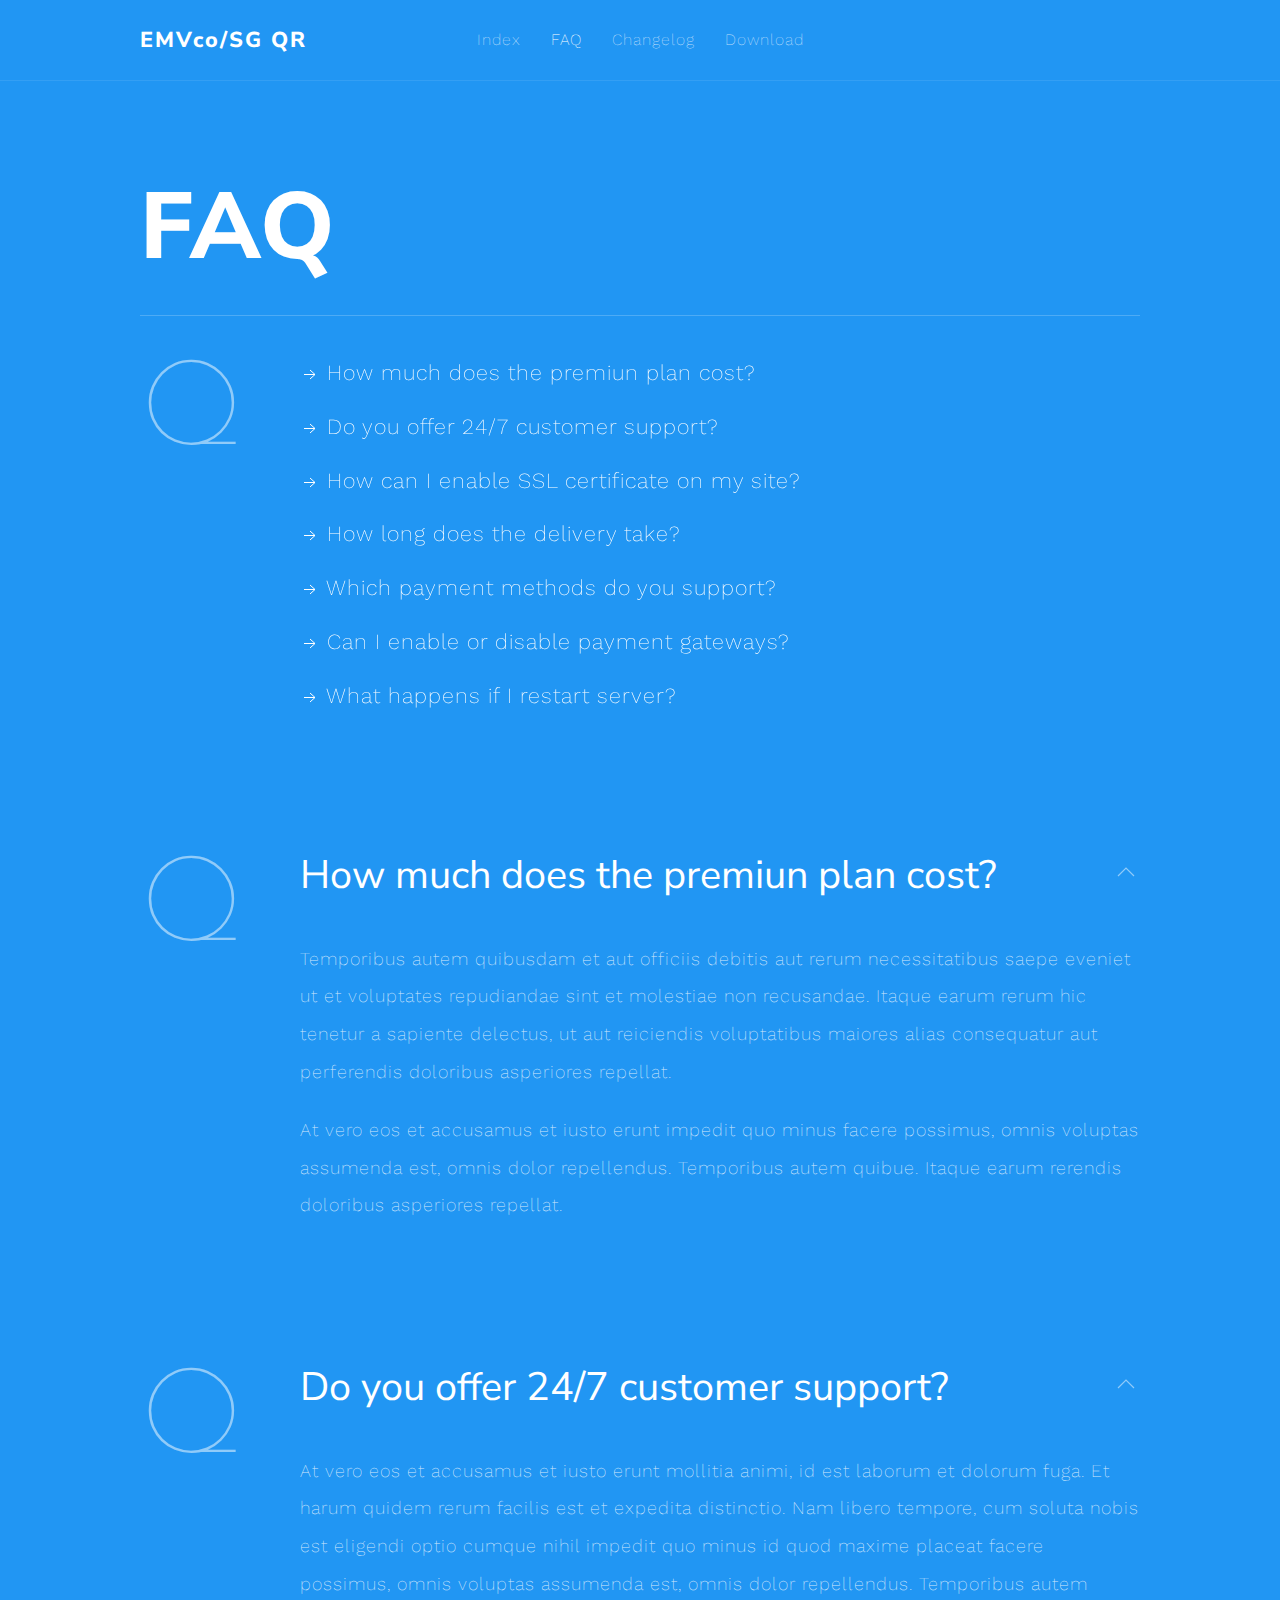
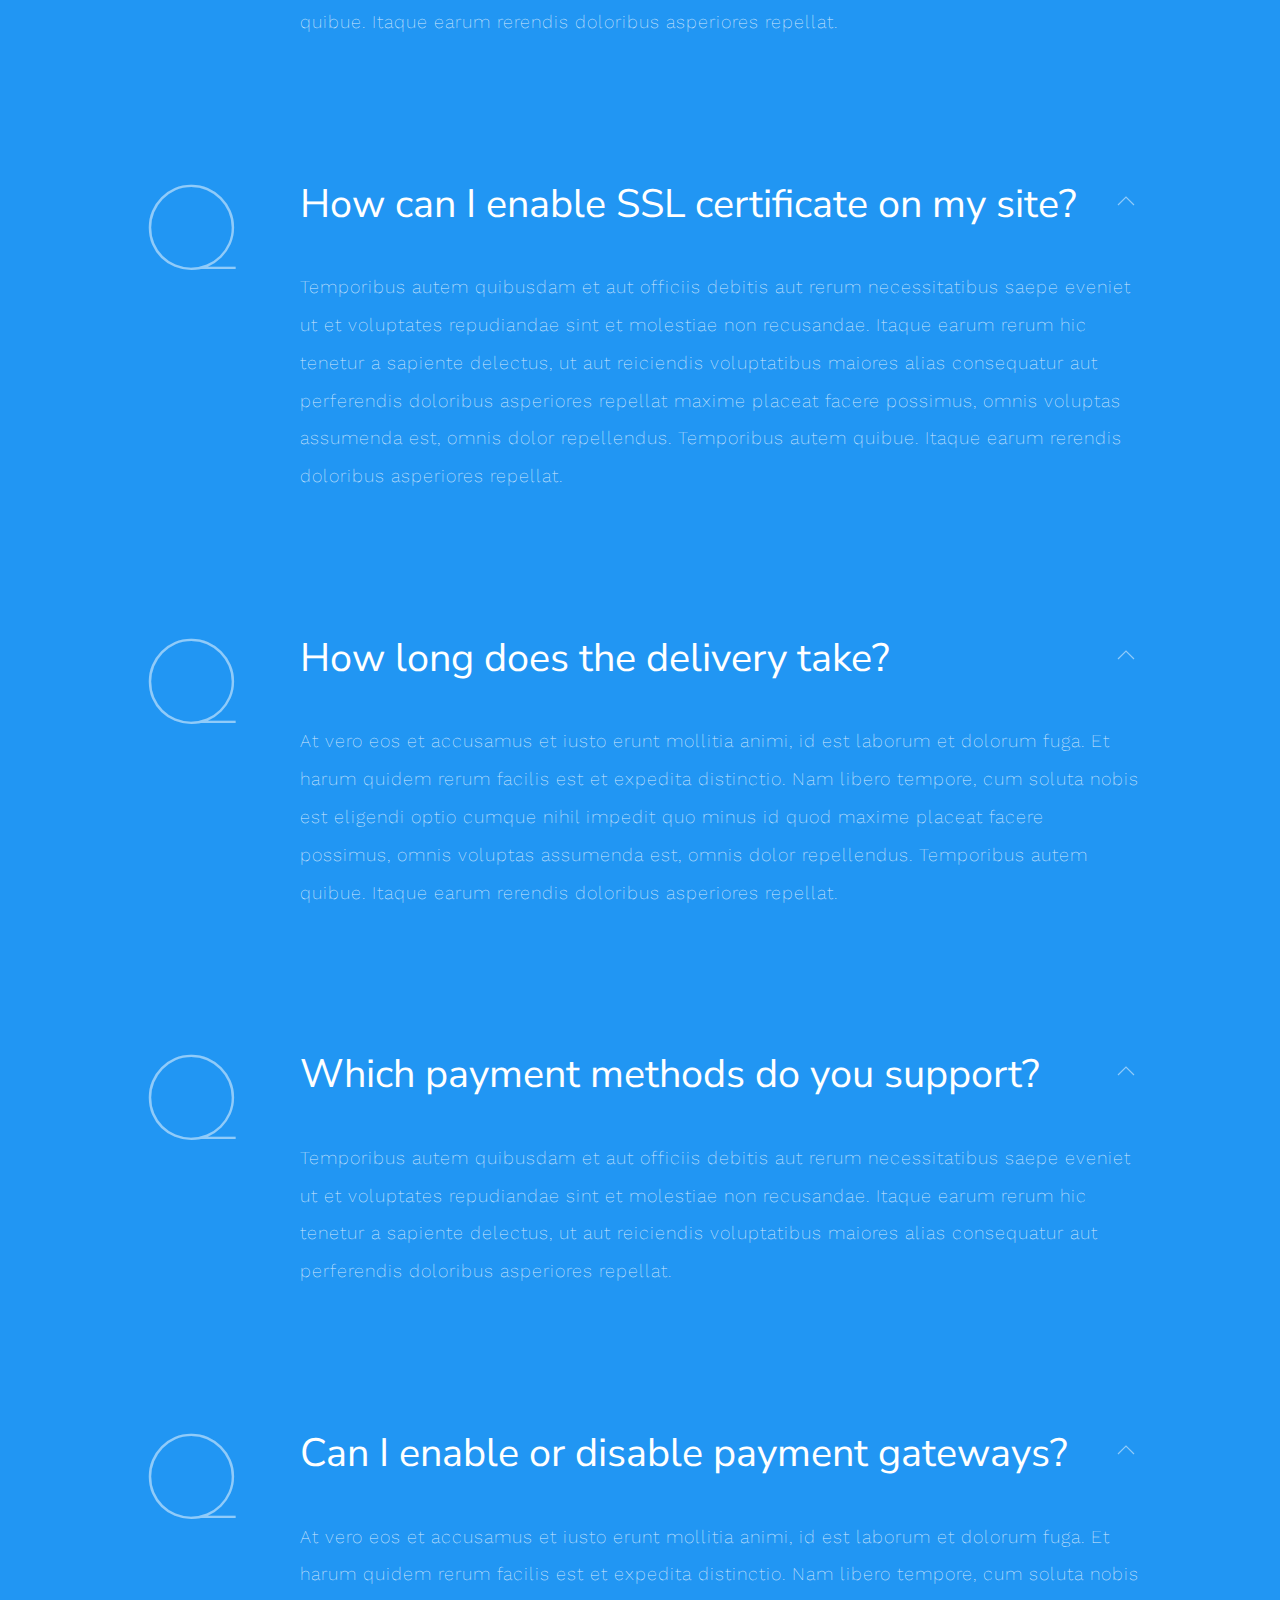
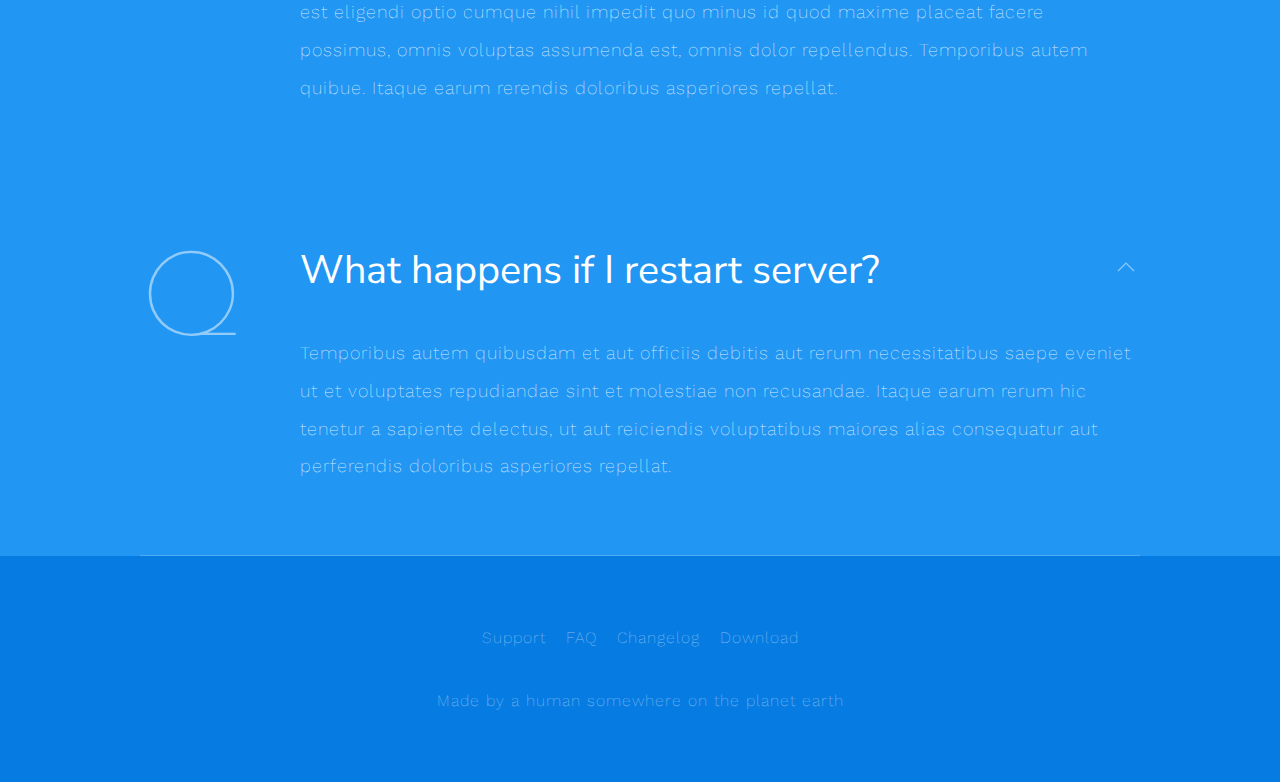
<file: specifications/faq.html>
<!DOCTYPE html>
<html lang="en-gb" dir="ltr">
  <head>
    <meta charset="utf-8" />
    <meta name="viewport" content="width=device-width, initial-scale=1" />
    <title>QR Specifications - FAQ</title>
    <link
      href="https://fonts.googleapis.com/css?family=Nunito+Sans:400,800%7CWork+Sans:200,300%7CJosefin+Sans:100"
      rel="stylesheet"
    />
    <link rel="stylesheet" href="css/main.css" />
    <script src="js/uikit.min.js" defer></script>
    <script src="js/uikit-icons.min.js" defer></script>
  </head>

  <body class="uk-background-primary uk-light">
    <div
      data-uk-sticky="sel-target: .uk-navbar-container; cls-active: uk-navbar-sticky"
    >
      <nav class="uk-navbar-container uk-margin uk-light">
        <div class="uk-container">
          <div data-uk-navbar>
            <div class="uk-navbar-left">
              <a class="uk-navbar-item uk-logo uk-text-small" href="index.html"
                >EMVco/SG QR</a
              >
            </div>
            <div class="uk-navbar-center uk-visible@m">
              <ul class="uk-navbar-nav">
                <li><a href="index.html">Index</a></li>
                <li class="uk-active"><a href="faq.html">FAQ</a></li>
                <li><a href="changelog.html">Changelog</a></li>
                <li><a href="download.html">Download</a></li>
              </ul>
            </div>
          </div>
        </div>
      </nav>
    </div>

    <section class="tm-margin-large-top tm-faq">
      <div class="uk-container">
        <h1 class="uk-margin-medium-bottom uk-heading-hero">FAQ</h1>

        <hr class="uk-margin-remove" />
        <ul class="uk-list uk-list-large uk-margin-medium-top">
          <li>
            <a
              href="#article-1"
              data-uk-scroll="duration: 400; offset: 140"
              class="hvr-forward"
              ><span data-uk-icon="icon: arrow-right"></span> How much does the
              premiun plan cost?</a
            >
          </li>
          <li>
            <a
              href="#article-2"
              data-uk-scroll="duration: 400; offset: 140"
              class="hvr-forward"
              ><span data-uk-icon="icon: arrow-right"></span> Do you offer 24/7
              customer support?</a
            >
          </li>
          <li>
            <a
              href="#article-3"
              data-uk-scroll="duration: 400; offset: 140"
              class="hvr-forward"
              ><span data-uk-icon="icon: arrow-right"></span> How can I enable
              SSL certificate on my site?</a
            >
          </li>
          <li>
            <a
              href="#article-4"
              data-uk-scroll="duration: 400; offset: 140"
              class="hvr-forward"
              ><span data-uk-icon="icon: arrow-right"></span> How long does the
              delivery take?</a
            >
          </li>
          <li>
            <a
              href="#article-5"
              data-uk-scroll="duration: 400; offset: 140"
              class="hvr-forward"
              ><span data-uk-icon="icon: arrow-right"></span> Which payment
              methods do you support?</a
            >
          </li>
          <li>
            <a
              href="#article-6"
              data-uk-scroll="duration: 400; offset: 140"
              class="hvr-forward"
              ><span data-uk-icon="icon: arrow-right"></span> Can I enable or
              disable payment gateways?</a
            >
          </li>
          <li>
            <a
              href="#article-7"
              data-uk-scroll="duration: 400; offset: 140"
              class="hvr-forward"
              ><span data-uk-icon="icon: arrow-right"></span> What happens if I
              restart server?</a
            >
          </li>
        </ul>

        <article class="uk-article uk-margin-xlarge-top">
          <h2 id="article-1" class="uk-article-title uk-margin-medium-bottom">
            How much does the premiun plan cost?<a
              href="#"
              data-uk-totop
              data-uk-scroll="duration: 400"
              class="tm-totop uk-float-right uk-margin-small-top"
            ></a>
          </h2>
          <p>
            Temporibus autem quibusdam et aut officiis debitis aut rerum
            necessitatibus saepe eveniet ut et voluptates repudiandae sint et
            molestiae non recusandae. Itaque earum rerum hic tenetur a sapiente
            delectus, ut aut reiciendis voluptatibus maiores alias consequatur
            aut perferendis doloribus asperiores repellat.
          </p>
          <p>
            At vero eos et accusamus et iusto erunt impedit quo minus facere
            possimus, omnis voluptas assumenda est, omnis dolor repellendus.
            Temporibus autem quibue. Itaque earum rerendis doloribus asperiores
            repellat.
          </p>
        </article>
        <article class="uk-article uk-margin-xlarge-top">
          <h2 id="article-2" class="uk-article-title uk-margin-medium-bottom">
            Do you offer 24/7 customer support?<a
              href="#"
              data-uk-totop
              data-uk-scroll="duration: 400"
              class="tm-totop uk-float-right uk-margin-small-top"
            ></a>
          </h2>
          <p>
            At vero eos et accusamus et iusto erunt mollitia animi, id est
            laborum et dolorum fuga. Et harum quidem rerum facilis est et
            expedita distinctio. Nam libero tempore, cum soluta nobis est
            eligendi optio cumque nihil impedit quo minus id quod maxime placeat
            facere possimus, omnis voluptas assumenda est, omnis dolor
            repellendus. Temporibus autem quibue. Itaque earum rerendis
            doloribus asperiores repellat.
          </p>
        </article>
        <article class="uk-article uk-margin-xlarge-top">
          <h2 id="article-3" class="uk-article-title uk-margin-medium-bottom">
            How can I enable SSL certificate on my site?<a
              href="#"
              data-uk-totop
              data-uk-scroll="duration: 400"
              class="tm-totop uk-float-right uk-margin-small-top"
            ></a>
          </h2>
          <p>
            Temporibus autem quibusdam et aut officiis debitis aut rerum
            necessitatibus saepe eveniet ut et voluptates repudiandae sint et
            molestiae non recusandae. Itaque earum rerum hic tenetur a sapiente
            delectus, ut aut reiciendis voluptatibus maiores alias consequatur
            aut perferendis doloribus asperiores repellat maxime placeat facere
            possimus, omnis voluptas assumenda est, omnis dolor repellendus.
            Temporibus autem quibue. Itaque earum rerendis doloribus asperiores
            repellat.
          </p>
        </article>
        <article class="uk-article uk-margin-xlarge-top">
          <h2 id="article-4" class="uk-article-title uk-margin-medium-bottom">
            How long does the delivery take?<a
              href="#"
              data-uk-totop
              data-uk-scroll="duration: 400"
              class="tm-totop uk-float-right uk-margin-small-top"
            ></a>
          </h2>
          <p>
            At vero eos et accusamus et iusto erunt mollitia animi, id est
            laborum et dolorum fuga. Et harum quidem rerum facilis est et
            expedita distinctio. Nam libero tempore, cum soluta nobis est
            eligendi optio cumque nihil impedit quo minus id quod maxime placeat
            facere possimus, omnis voluptas assumenda est, omnis dolor
            repellendus. Temporibus autem quibue. Itaque earum rerendis
            doloribus asperiores repellat.
          </p>
        </article>
        <article class="uk-article uk-margin-xlarge-top">
          <h2 id="article-5" class="uk-article-title uk-margin-medium-bottom">
            Which payment methods do you support?<a
              href="#"
              data-uk-totop
              data-uk-scroll="duration: 400"
              class="tm-totop uk-float-right uk-margin-small-top"
            ></a>
          </h2>
          <p>
            Temporibus autem quibusdam et aut officiis debitis aut rerum
            necessitatibus saepe eveniet ut et voluptates repudiandae sint et
            molestiae non recusandae. Itaque earum rerum hic tenetur a sapiente
            delectus, ut aut reiciendis voluptatibus maiores alias consequatur
            aut perferendis doloribus asperiores repellat.
          </p>
        </article>
        <article class="uk-article uk-margin-xlarge-top">
          <h2 id="article-6" class="uk-article-title uk-margin-medium-bottom">
            Can I enable or disable payment gateways?<a
              href="#"
              data-uk-totop
              data-uk-scroll="duration: 400"
              class="tm-totop uk-float-right uk-margin-small-top"
            ></a>
          </h2>
          <p>
            At vero eos et accusamus et iusto erunt mollitia animi, id est
            laborum et dolorum fuga. Et harum quidem rerum facilis est et
            expedita distinctio. Nam libero tempore, cum soluta nobis est
            eligendi optio cumque nihil impedit quo minus id quod maxime placeat
            facere possimus, omnis voluptas assumenda est, omnis dolor
            repellendus. Temporibus autem quibue. Itaque earum rerendis
            doloribus asperiores repellat.
          </p>
        </article>
        <article class="uk-article uk-margin-xlarge-top">
          <h2 id="article-7" class="uk-article-title uk-margin-medium-bottom">
            What happens if I restart server?<a
              href="#"
              data-uk-totop
              data-uk-scroll="duration: 400"
              class="tm-totop uk-float-right uk-margin-small-top"
            ></a>
          </h2>
          <p>
            Temporibus autem quibusdam et aut officiis debitis aut rerum
            necessitatibus saepe eveniet ut et voluptates repudiandae sint et
            molestiae non recusandae. Itaque earum rerum hic tenetur a sapiente
            delectus, ut aut reiciendis voluptatibus maiores alias consequatur
            aut perferendis doloribus asperiores repellat.
          </p>
        </article>
      </div>
    </section>

    <div class="uk-margin-large-top uk-section-primary">
      <div class="uk-container">
        <hr class="uk-margin-remove" />
      </div>
    </div>

    <footer class="uk-section tm-primary-color-dark uk-light uk-text-center">
      <div class="uk-container">
        <div>
          <ul class="uk-subnav uk-flex-center">
            <li class="uk-first-column"><a href="index.html">Support</a></li>
            <li><a href="faq.html">FAQ</a></li>
            <li><a href="changelog.html">Changelog</a></li>
            <li><a href="download.html">Download</a></li>
          </ul>
        </div>
        <div class="uk-margin-medium tm-text-xsmall uk-text-meta copyright">
          Made by a human somewhere on the planet earth
        </div>
      </div>
    </footer>
  </body>
</html>
</file>
<file: specifications/css/main.css>
@charset "UTF-8";
/* ========================================================================
[Table of contents]

Components:

    1.      Base
    2.      Link
    3.      Heading
    4.      Divider
    5.      List
    6.      Description list
    7.      Table
    8.      Icon
    9.      Form Range
    10.     Form
    11.     Button
    12.     Section
    13.     Container
    14.     Grid
    15.     Tile
    16.     Card
    17.     Close
    18.     Spinner
    19.     Totop
    20.     Marker
    21.     Alert
    22.     Badge
    23.     Label
    24.     Overlay
    25.     Article
    26.     Comment
    27.     Search
    28.     Nav
    29.     Navbar
    30.     Subnav
    31.     Breadcrumb
    32.     Pagination
    33.     Tab
    34.     Slidenav
    35.     Dotnav
    36.     Accordion
    37.     Drop
    38.     Dropdown
    39.     Modal
    40.     Lightbox
    41.     Slideshow
    42.     Sticky
    43.     Off-canvas
    44.     Notification
    45.     Tooltip
    46.     Progress
    47.     Sortable
    48.     Countdown
    49.     Text
    50.     Cover
    51.     Flex
    52.     Utility
    53.     Position
    54.     Inverse
    55.     Print
    56.     Responsive

========================================================================== */
/* ========================================================================
   Component: Base
 ========================================================================== */
/*
 * 1. Set `font-size` to support `rem` units
 *    Not using `font` property because a leading hyphen (e.g. -apple-system) causes the font to break in IE11 and Edge
 * 2. Prevent adjustments of font size after orientation changes in IE and iOS.
 * 3. Style
 */
html {
  /* 1 */
  font-family: "Work Sans", sans-serif;
  font-size: 18px;
  font-weight: 200;
  line-height: 1.5;
  /* 2 */
  -webkit-text-size-adjust: 100%;
  -ms-text-size-adjust: 100%;
  /* 3 */
  background: #fff;
  color: #666;
  letter-spacing: 1px;
}

/*
 * Removes default margin.
 */
body {
  margin: 0;
}

/* Links
 ========================================================================== */
/*
 * 1. Remove the gray background on active links in IE 10.
 * 2. Remove gaps in links underline in iOS 8+ and Safari 8+.
 */
a {
  /* 1 */
  background-color: transparent;
  /* 2 */
  -webkit-text-decoration-skip: objects;
}

/*
 * Remove the outline on focused links when they are also active or hovered
 */
a:active,
a:hover {
  outline: none;
}

/*
 * Style
 */
a,
.uk-link {
  color: #2196f3;
  text-decoration: none;
  cursor: pointer;
}

a:hover,
.uk-link:hover {
  color: #0f6ecd;
  text-decoration: none;
}

/* Text-level semantics
 ========================================================================== */
/*
 * 1. Remove the bottom border in Firefox 39-.
 * 2. Add the correct text decoration in Chrome, Edge, IE, Opera, and Safari.
 */
abbr[title] {
  border-bottom: none;
  /* 1 */
  text-decoration: underline;
  /* 2 */
  text-decoration: underline dotted;
  /* 2 */
}

/*
 * 1. Prevent the duplicate application of `bolder` by the next rule in Safari 6.
 * 2. Add the correct font weight in Chrome, Edge, and Safari.
 */
/* 1 */
b,
strong {
  font-weight: inherit;
}

/* 2 */
b,
strong {
  font-weight: bolder;
}

/*
 * 1. Correct the odd `em` font sizing in all browsers.
 * 2. Consolas has a better baseline in running text compared to `Courier`
 * 3. Style
 */
:not(pre) > code,
:not(pre) > kbd,
:not(pre) > samp {
  /* 1 */
  font-size: 0.875rem;
  /* 2 */
  font-family: Consolas, monaco, monospace;
  /* 3 */
  color: #f0506e;
  white-space: nowrap;
  padding: 2px 6px;
  background: #f8f8f8;
}

/*
 * Emphasize
 */
em {
  color: #f0506e;
}

/*
 * Insert
 */
ins {
  background: #ffd;
  color: #666;
  text-decoration: none;
}

/*
 * Mark
 */
mark {
  background: #ffd;
  color: #666;
}

/*
 * Quote
 */
q {
  font-style: italic;
}

/*
 * Add the correct font size in all browsers.
 */
small {
  font-size: 80%;
}

/*
 * Prevents `sub` and `sup` affecting `line-height` in all browsers.
 */
sub,
sup {
  font-size: 75%;
  line-height: 0;
  position: relative;
  vertical-align: baseline;
}

sup {
  top: -0.5em;
}

sub {
  bottom: -0.25em;
}

/* Embedded content
 ========================================================================== */
/*
 * Remove the gap between embedded content and the bottom of their containers.
 */
audio,
canvas,
iframe,
img,
svg,
video {
  vertical-align: middle;
}

/*
 * Responsiveness
 * 1. Set a maximum width
 * 2. Auto scale the height. Only needed if `height` attribute is present
 * 2. Corrects `max-width` behavior if padding and border are used
 */
audio,
canvas,
img,
video {
  /* 1 */
  max-width: 100%;
  /* 2 */
  height: auto;
  /* 3 */
  box-sizing: border-box;
}

/*
 * Remove the border on images inside links in IE 10-.
 */
img {
  border-style: none;
}

/*
 * Hide the overflow in IE.
 */
svg:not(:root) {
  overflow: hidden;
}

/* Block elements
 ========================================================================== */
/*
 * Margins
 */
p,
ul,
ol,
dl,
pre,
address,
fieldset,
figure {
  margin: 0 0 20px 0;
}

/* Add margin if adjacent element */
* + p,
* + ul,
* + ol,
* + dl,
* + pre,
* + address,
* + fieldset,
* + figure {
  margin-top: 20px;
}

/* Headings
 ========================================================================== */
h1,
.uk-h1,
h2,
.uk-h2,
h3,
.uk-h3,
h4,
.uk-h4,
h5,
.uk-h5,
h6,
.uk-h6 {
  margin: 0 0 20px 0;
  font-family: "Nunito Sans", sans-serif;
  font-weight: 800;
  color: #333;
  text-transform: none;
  letter-spacing: 2px;
}

/* Add margin if adjacent element */
* + h1,
* + .uk-h1,
* + h2,
* + .uk-h2,
* + h3,
* + .uk-h3,
* + h4,
* + .uk-h4,
* + h5,
* + .uk-h5,
* + h6,
* + .uk-h6 {
  margin-top: 40px;
}

/*
 * Sizes
 */
h1,
.uk-h1 {
  font-size: 3.6rem;
  line-height: 1.2;
}

h2,
.uk-h2 {
  font-size: 2.6rem;
  line-height: 1.3;
}

h3,
.uk-h3 {
  font-size: 1.5rem;
  line-height: 1.4;
}

h4,
.uk-h4 {
  font-size: 1.25rem;
  line-height: 1.4;
}

h5,
.uk-h5 {
  font-size: 18px;
  line-height: 1.4;
}

h6,
.uk-h6 {
  font-size: 0.875rem;
  line-height: 1.4;
}

/* Lists
 ========================================================================== */
ul,
ol {
  padding-left: 30px;
}

/*
 * Reset margin for nested lists
 */
ul > li > ul,
ul > li > ol,
ol > li > ol,
ol > li > ul {
  margin: 0;
}

/* Description lists
 ========================================================================== */
dt {
  font-weight: bold;
}

dd {
  margin-left: 0;
}

/* Horizontal rules
 ========================================================================== */
/*
 * 1. Add the correct box sizing and height in Firefox.
 * 2. Show the overflow in Edge and IE.
 * 3. Add the correct text-align in Edge and IE.
 * 4. Style
 */
hr,
.uk-hr {
  /* 1 */
  box-sizing: content-box;
  height: 0;
  /* 2 */
  overflow: visible;
  /* 3 */
  text-align: inherit;
  /* 4 */
  margin: 0 0 20px 0;
  border: 0;
  border-top: 1px solid #e5e5e5;
}

/* Add margin if adjacent element */
* + hr,
* + .uk-hr {
  margin-top: 20px;
}

/* Address
 ========================================================================== */
address {
  font-style: normal;
}

/* Blockquotes
 ========================================================================== */
blockquote {
  margin: 0 0 20px 0;
  font-size: 1.25rem;
  line-height: 1.5;
  font-style: italic;
  color: #333;
}

/* Add margin if adjacent element */
* + blockquote {
  margin-top: 20px;
}

/*
 * Content
 */
blockquote p:last-of-type {
  margin-bottom: 0;
}

blockquote footer {
  margin-top: 10px;
  font-size: 0.875rem;
  line-height: 1.5;
  color: #666;
}

blockquote footer::before {
  content: "— ";
}

/* Preformatted text
 ========================================================================== */
/*
 * 1. Contain overflow in all browsers.
 * 2. Override UA
 */
pre {
  font: 0.875rem / 1.5 Consolas, monaco, monospace;
  color: #666;
  -moz-tab-size: 4;
  tab-size: 4;
  /* 1 */
  overflow: auto;
  padding: 10px;
  border: 1px solid #e5e5e5;
  border-radius: 3px;
  background: #fff;
}

pre code {
  font-family: Consolas, monaco, monospace;
}

/* Selection pseudo-element
 ========================================================================== */
::-moz-selection {
  background: #39f;
  color: #fff;
  text-shadow: none;
}

::selection {
  background: #39f;
  color: #fff;
  text-shadow: none;
}

/* HTML5 elements
 ========================================================================== */
/*
 * Add the correct display in IE 9-.
 * 1. Add the correct display in Edge, IE, and Firefox.
 * 2. Add the correct display in IE.
 */
article,
aside,
details,
figcaption,
figure,
footer,
header,
main,
nav,
section,
summary {
  /* 1 */
  display: block;
}

/*
 * Add the correct vertical alignment in Chrome, Firefox, and Opera.
 */
progress {
  vertical-align: baseline;
}

/*
 * Add the correct display in IE 10-.
 * 1. Add the correct display in IE.
 */
template,
[hidden] {
  display: none;
}

/* Iframe
 ========================================================================== */
iframe {
  border: 0;
}

/* Prevent the 300ms delay for touchscreen interactions
 ========================================================================== */
/*
 * Most browsers prevent the 300ms delay automatically for sites that use the `width=device-width` property.
 * For Safari on iOS 9.3+, IE 11 and Edge on desktops and IE 11 on Windows Phone 8.1 it must be applied manually.
 */
a,
area,
button,
input,
label,
select,
summary,
textarea {
  touch-action: manipulation;
}

/* Pass media breakpoints to JS
 ========================================================================== */
/*
 * Breakpoints
 */
.var-media-s:before {
  content: "640px";
}

.var-media-m:before {
  content: "960px";
}

.var-media-l:before {
  content: "1200px";
}

.var-media-xl:before {
  content: "1600px";
}

.tm-text-xsmall {
  font-size: 0.7rem;
}

.tm-primary-color-dark {
  background: #067be2;
}

.tm-primary-color-xdark {
  background: #1976d2;
}

.letter-spacing-l {
  letter-spacing: 3px;
}

.hvr-forward {
  display: inline-block;
  vertical-align: middle;
  -webkit-transform: perspective(1px) translateZ(0);
  transform: perspective(1px) translateZ(0);
  box-shadow: 0 0 1px transparent;
  -webkit-transition-duration: 0.3s;
  transition-duration: 0.3s;
  -webkit-transition-property: transform;
  transition-property: transform;
}

.hvr-forward:active,
.hvr-forward:focus,
.hvr-forward:hover {
  -webkit-transform: translateX(6px);
  transform: translateX(6px);
}

/* ========================================================================
   Component: Link
 ========================================================================== */
/* Muted
 ========================================================================== */
a.uk-link-muted,
.uk-link-muted a {
  color: #999;
}

a.uk-link-muted:hover,
.uk-link-muted a:hover {
  color: #666;
}

/* Text
 ========================================================================== */
/*
 * `!important` needed to override inverse component
 */
a.uk-link-text:not(:hover),
.uk-link-text a:not(:hover) {
  color: inherit !important;
}

a.uk-link-text:hover,
.uk-link-text a:hover {
  color: #999;
}

/* Reset
 ========================================================================== */
/*
 * `!important` needed to override inverse component
 */
a.uk-link-reset,
a.uk-link-reset:hover,
.uk-link-reset a,
.uk-link-reset a:hover {
  color: inherit !important;
  text-decoration: none !important;
}

/* ========================================================================
   Component: Heading
 ========================================================================== */
/* Primary
 ========================================================================== */
.uk-heading-primary {
  font-size: 3.6rem;
  line-height: 1.2;
}

/* Tablet landscape and bigger */
@media (min-width: 960px) {
  .uk-heading-primary {
    font-size: 3.75rem;
    line-height: 1.1;
  }
}

/* Hero
 ========================================================================== */
.uk-heading-hero {
  font-size: 3rem;
  line-height: 1.1;
}

/* Phone landscape and bigger */
@media (min-width: 640px) {
  .uk-heading-hero {
    font-size: 4rem;
    line-height: 1;
  }
}

/* Tablet landscape and bigger */
@media (min-width: 960px) {
  .uk-heading-hero {
    font-size: 5.2rem;
    line-height: 1;
  }
}

/* Divider
 ========================================================================== */
.uk-heading-divider {
  padding-bottom: 10px;
  border-bottom: 1px solid #e5e5e5;
}

/* Bullet
 ========================================================================== */
.uk-heading-bullet {
  position: relative;
}

/*
 * 1. Using `inline-block` to make it work with text alignment
 * 2. Center vertically
 * 3. Style
 */
.uk-heading-bullet::before {
  content: "";
  /* 1 */
  display: inline-block;
  /* 2 */
  position: relative;
  top: calc(-0.1 * 1em);
  vertical-align: middle;
  /* 3 */
  height: 0.9em;
  margin-right: 10px;
  border-left: 5px solid #e5e5e5;
}

/* Line
 ========================================================================== */
/*
 * Clip the child element
 */
.uk-heading-line {
  overflow: hidden;
}

/*
 * Extra markup is needed to make it work with text align
 */
.uk-heading-line > * {
  display: inline-block;
  position: relative;
}

/*
 * 1. Center vertically
 * 2. Make the element as large as possible. It's clipped by the container.
 * 3. Style
 */
.uk-heading-line > :before,
.uk-heading-line > :after {
  content: "";
  /* 1 */
  position: absolute;
  top: calc(50% - (1px / 2));
  /* 2 */
  width: 2000px;
  /* 3 */
  border-bottom: 1px solid #e5e5e5;
}

.uk-heading-line > :before {
  right: 100%;
  margin-right: 0.6em;
}

.uk-heading-line > :after {
  left: 100%;
  margin-left: 0.6em;
}

/* ========================================================================
   Component: Divider
 ========================================================================== */
/*
 * 1. Reset default `hr`
 * 2. Set margin if a `div` is used for semantical reason
 */
[class*="uk-divider"] {
  /* 1 */
  border: none;
  /* 2 */
  margin-bottom: 20px;
}

/* Add margin if adjacent element */
* + [class*="uk-divider"] {
  margin-top: 20px;
}

/* Icon
 ========================================================================== */
.uk-divider-icon {
  position: relative;
  height: 20px;
  background-image: url("data:image/svg+xml;charset=UTF-8,%3Csvg%20width%3D%2220%22%20height%3D%2220%22%20viewBox%3D%220%200%2020%2020%22%20xmlns%3D%22http%3A%2F%2Fwww.w3.org%2F2000%2Fsvg%22%3E%0A%20%20%20%20%3Ccircle%20fill%3D%22none%22%20stroke%3D%22%23e5e5e5%22%20stroke-width%3D%222%22%20cx%3D%2210%22%20cy%3D%2210%22%20r%3D%227%22%3E%3C%2Fcircle%3E%0A%3C%2Fsvg%3E%0A");
  background-repeat: no-repeat;
  background-position: 50% 50%;
}

.uk-divider-icon::before,
.uk-divider-icon::after {
  content: "";
  position: absolute;
  top: 50%;
  max-width: calc(50% - (50px / 2));
  border-bottom: 1px solid #e5e5e5;
}

.uk-divider-icon::before {
  right: calc(50% + (50px / 2));
  width: 100%;
}

.uk-divider-icon::after {
  left: calc(50% + (50px / 2));
  width: 100%;
}

/* Small
 ========================================================================== */
/*
 * Reset child height, caused by `inline-block`
 */
.uk-divider-small {
  line-height: 0;
}

.uk-divider-small::after {
  content: "";
  display: inline-block;
  width: 100px;
  max-width: 100%;
  border-top: 1px solid #e5e5e5;
  vertical-align: top;
}

/* ========================================================================
   Component: List
 ========================================================================== */
.uk-list {
  padding: 0;
  list-style: none;
}

/*
 * Micro clearfix
 */
.uk-list > li::before,
.uk-list > li::after {
  content: "";
  display: table;
}

.uk-list > li::after {
  clear: both;
}

/*
 * Remove margin from the last-child
 */
.uk-list > li > :last-child {
  margin-bottom: 0;
}

/*
 * Nested lists
 */
.uk-list ul {
  margin: 0;
  padding-left: 30px;
  list-style: none;
}

/*
 * Style
 */
.uk-list > li:nth-child(n + 2),
.uk-list > li > ul {
  margin-top: 10px;
}

/* Style modifiers
 ========================================================================== */
/*
 * Divider
 */
.uk-list-divider > li:nth-child(n + 2) {
  margin-top: 10px;
  padding-top: 10px;
  border-top: 1px solid #e5e5e5;
}

/*
 * Striped
 */
.uk-list-striped > li {
  padding: 10px 10px;
}

.uk-list-striped > li:nth-of-type(odd) {
  border-top: 1px solid #e5e5e5;
  border-bottom: 1px solid #e5e5e5;
}

.uk-list-striped > li:nth-of-type(odd) {
  background: #f8f8f8;
}

.uk-list-striped > li:nth-child(n + 2) {
  margin-top: 0;
}

/*
 * Bullet
 */
.uk-list-bullet > li {
  position: relative;
  padding-left: calc(1.5em + 10px);
}

.uk-list-bullet > li::before {
  content: "";
  position: absolute;
  top: 0;
  left: 0;
  width: 1.5em;
  height: 1.5em;
  background-image: url("data:image/svg+xml;charset=UTF-8,%3Csvg%20width%3D%226%22%20height%3D%226%22%20viewBox%3D%220%200%206%206%22%20xmlns%3D%22http%3A%2F%2Fwww.w3.org%2F2000%2Fsvg%22%3E%0A%20%20%20%20%3Ccircle%20fill%3D%22%23666%22%20cx%3D%223%22%20cy%3D%223%22%20r%3D%223%22%3E%3C%2Fcircle%3E%0A%3C%2Fsvg%3E");
  background-repeat: no-repeat;
  background-position: 50% 50%;
  float: left;
}

/* Size modifier
 ========================================================================== */
.uk-list-large > li:nth-child(n + 2),
.uk-list-large > li > ul {
  margin-top: 20px;
}

/*
 * Divider
 */
.uk-list-large.uk-list-divider > li:nth-child(n + 2) {
  margin-top: 20px;
  padding-top: 20px;
}

/*
 * Striped
 */
.uk-list-large.uk-list-striped > li {
  padding: 20px 10px;
}

.uk-list-large.uk-list-striped > li:nth-of-type(odd) {
  border-top: 1px solid #e5e5e5;
  border-bottom: 1px solid #e5e5e5;
}

.uk-list-large.uk-list-striped > li:nth-child(n + 2) {
  margin-top: 0;
}

.uk-list-large {
  font-size: 1.2rem;
}

.uk-list-medium > li:nth-child(n + 2),
.uk-list-medium > li > ul {
  margin-top: 15px;
}

/* ========================================================================
   Component: Description list
 ========================================================================== */
/*
 * Term
 */
.uk-description-list > dt {
  color: #333;
  font-size: 0.875rem;
  font-weight: normal;
  text-transform: uppercase;
}

.uk-description-list > dt:nth-child(n + 2) {
  margin-top: 20px;
}

/*
 * Description
 */
/* Style modifier
 ========================================================================== */
/*
 * Line
 */
.uk-description-list-divider > dt:nth-child(n + 2) {
  margin-top: 20px;
  padding-top: 20px;
  border-top: 1px solid #e5e5e5;
}

/* ========================================================================
   Component: Table
 ========================================================================== */
/*
 * 1. Remove most spacing between table cells.
 * 2. Behave like a block element
 * 3. Style
 */
.uk-table {
  /* 1 */
  border-collapse: collapse;
  border-spacing: 0;
  /* 2 */
  width: 100%;
  /* 3 */
  margin-bottom: 20px;
  border-top: 1px solid rgba(255, 255, 255, 0.3);
  border-bottom: 1px solid rgba(255, 255, 255, 0.3);
}

.uk-table td,
.uk-table th {
  padding-top: 30px;
  padding-bottom: 30px;
  color: rgba(255, 255, 255, 0.8);
}

.uk-table tbody td:last-child {
  text-align: right;
}

/* Add margin if adjacent element */
* + .uk-table {
  margin-top: 20px;
}

/* Header cell
 ========================================================================== */
/*
 * 1. Style
 */
.uk-table th {
  padding: 16px 12px;
  /* 1 */
  font-size: 0.875rem;
  font-weight: normal;
  color: rgb(255, 255, 255);
  text-transform: uppercase;
}

/* Cell
 ========================================================================== */
.uk-table td {
  padding: 16px 12px;
  vertical-align: top;
}

/*
 * Remove margin from the last-child
 */
.uk-table td > :last-child {
  margin-bottom: 0;
}

/* Footer
 ========================================================================== */
.uk-table tfoot {
  font-size: 0.875rem;
}

/* Caption
 ========================================================================== */
.uk-table caption {
  font-size: 0.875rem;
  text-align: left;
  color: #999;
}

/* Row
 ========================================================================== */
.uk-table > tr.uk-active,
.uk-table tbody tr.uk-active {
  background: #ffd;
}

/* Alignment modifier
 ========================================================================== */
.uk-table-middle,
.uk-table-middle td {
  vertical-align: middle !important;
}

/* Style modifiers
 ========================================================================== */
/*
 * Divider
 */
.uk-table-divider > tr:not(:first-child),
.uk-table-divider > :not(:first-child) > tr,
.uk-table-divider > :first-child > tr:not(:first-child) {
  border-top: 1px solid rgba(255, 255, 255, 0.3);
}

/*
 * Striped
 */
.uk-table-striped > tr:nth-of-type(odd),
.uk-table-striped tbody tr:nth-of-type(odd) {
  background: #f8f8f8;
  border-top: 1px solid #e5e5e5;
  border-bottom: 1px solid #e5e5e5;
}

/*
 * Hover
 */
.uk-table-hover > tr:hover,
.uk-table-hover tbody tr:hover {
  background: #ffd;
}

/* Size modifier
 ========================================================================== */
.uk-table-small th,
.uk-table-small td {
  padding: 10px 12px;
}

/* Justify modifier
 ========================================================================== */
.uk-table-justify th:first-child,
.uk-table-justify td:first-child {
  padding-left: 0;
}

.uk-table-justify th:last-child,
.uk-table-justify td:last-child {
  padding-right: 0;
}

/* Cell size modifier
 ========================================================================== */
.uk-table-shrink {
  width: 1px;
}

.uk-table-expand {
  min-width: 300px;
}

/* Cell link modifier
 ========================================================================== */
/*
 * Does not work with `uk-table-justify` at the moment
 */
.uk-table-link {
  padding: 0 !important;
}

.uk-table-link > a {
  display: block;
  padding: 16px 12px;
}

.uk-table-small .uk-table-link > a {
  padding: 10px 12px;
}

/* Responsive table
 ========================================================================== */
/* Phone landscape and smaller */
@media (max-width: 959px) {
  .uk-table-responsive,
  .uk-table-responsive tbody,
  .uk-table-responsive th,
  .uk-table-responsive td,
  .uk-table-responsive tr {
    display: block;
  }
  .uk-table-responsive thead {
    display: none;
  }
  .uk-table-responsive th,
  .uk-table-responsive td {
    width: auto !important;
    max-width: none !important;
    min-width: 0 !important;
    overflow: visible !important;
    white-space: normal !important;
  }
  .uk-table-responsive th:not(:first-child):not(.uk-table-link),
  .uk-table-responsive td:not(:first-child):not(.uk-table-link),
  .uk-table-responsive .uk-table-link:not(:first-child) > a {
    padding-top: 5px !important;
  }
  .uk-table-responsive th:not(:last-child):not(.uk-table-link),
  .uk-table-responsive td:not(:last-child):not(.uk-table-link),
  .uk-table-responsive .uk-table-link:not(:last-child) > a {
    padding-bottom: 5px !important;
  }
  .uk-table-justify.uk-table-responsive th,
  .uk-table-justify.uk-table-responsive td {
    padding-left: 0;
    padding-right: 0;
  }
}

.uk-table tbody tr {
  -webkit-transition: background-color 0.1s linear;
  transition: background-color 0.1s linear;
}

/* ========================================================================
   Component: Icon
 ========================================================================== */
/*
 * Note: 1. - 7. is required for `button` elements. Needed for Close and Form Icon component.
 * 1. Remove margins in Chrome, Safari and Opera.
 * 2. Remove borders for `button`.
 * 3. Address `overflow` set to `hidden` in IE.
 * 4. Correct `font` properties and `color` not being inherited for `button`.
 * 5. Remove the inheritance of text transform in Edge, Firefox, and IE.
 * 6. Remove default `button` padding and background color
 * 7. Style
 * 8. Fill all SVG elements with the current text color if no `fill` attribute is set
 * 9. Let the container fit the height of the icon
 */
.uk-icon {
  /* 1 */
  margin: 0;
  /* 2 */
  border: none;
  /* 3 */
  overflow: visible;
  /* 4 */
  font: inherit;
  color: inherit;
  /* 5 */
  text-transform: none;
  /* 6. */
  padding: 0;
  background-color: transparent;
  /* 7 */
  display: inline-block;
  /* 8 */
  fill: currentcolor;
  /* 9 */
  line-height: 0;
}

/* Required for `button`. */
button.uk-icon:not(:disabled) {
  cursor: pointer;
}

/*
 * Remove the inner border and padding in Firefox.
 */
.uk-icon::-moz-focus-inner {
  border: 0;
  padding: 0;
}

/*
 * Set the fill and stroke color of all SVG elements to the current text color
 * 1. Fix for uppercase attribute names in Edge. Will be fixed in Windows 10 builds 16251+
 */
.uk-icon [fill*="#"]:not(.uk-preserve),
.uk-icon [FILL*="#"]:not(.uk-preserve) {
  fill: currentcolor;
}

.uk-icon [stroke*="#"]:not(.uk-preserve),
.uk-icon [STROKE*="#"]:not(.uk-preserve) {
  stroke: currentcolor;
}

/*
 * Fix Firefox blurry SVG rendering: https://bugzilla.mozilla.org/show_bug.cgi?id=1046835
 */
.uk-icon > * {
  transform: translate(0, 0);
}

/* Image modifier
 ========================================================================== */
/*
 * Display images in icon dimensions
 */
.uk-icon-image {
  width: 20px;
  height: 20px;
  background-position: 50% 50%;
  background-repeat: no-repeat;
  background-size: contain;
  vertical-align: middle;
}

/* Style modifiers
 ========================================================================== */
/*
 * Link
 */
.uk-icon-link {
  color: #999;
}

.uk-icon-link:hover,
.uk-icon-link:focus {
  color: #666;
  outline: none;
}

/* OnClick + Active */
.uk-icon-link:active,
.uk-active > .uk-icon-link {
  color: #595959;
}

/*
 * Button
 * 1. Center icon vertically and horizontally
 */
.uk-icon-button {
  box-sizing: border-box;
  width: 36px;
  height: 36px;
  border-radius: 500px;
  background: #f8f8f8;
  color: #999;
  vertical-align: middle;
  /* 1 */
  display: -ms-inline-flexbox;
  display: -webkit-inline-flex;
  display: inline-flex;
  -ms-flex-pack: center;
  -webkit-justify-content: center;
  justify-content: center;
  -ms-flex-align: center;
  -webkit-align-items: center;
  align-items: center;
  -webkit-transition: 0.1s ease-in-out;
  transition: 0.1s ease-in-out;
  -webkit-transition-property: color, background-color;
  transition-property: color, background-color;
}

/* Hover + Focus */
.uk-icon-button:hover,
.uk-icon-button:focus {
  background-color: #ebebeb;
  color: #666;
  outline: none;
}

/* OnClick + Active */
.uk-icon-button:active,
.uk-active > .uk-icon-button {
  background-color: #dfdede;
  color: #666;
}

/* ========================================================================
   Component: Form Range
 ========================================================================== */
/*
 * 1. Normalize and defaults
 * 2. Prevent content overflow if a fixed width is used
 * 3. Take the full width
 * 4. Remove default style
 * 5. Remove white background in Chrome
 * 6. Remove padding in IE11
 */
.uk-range {
  /* 1 */
  box-sizing: border-box;
  margin: 0;
  vertical-align: middle;
  /* 2 */
  max-width: 100%;
  /* 3 */
  width: 100%;
  /* 4 */
  -webkit-appearance: none;
  /* 5 */
  background: transparent;
  /* 6 */
  padding: 0;
}

/* Focus */
.uk-range:focus {
  outline: none;
}

.uk-range::-moz-focus-outer {
  border: none;
}

/* IE11 Reset */
.uk-range::-ms-track {
  height: 15px;
  background: transparent;
  border-color: transparent;
  color: transparent;
}

/*
 * Improves consistency of cursor style for clickable elements
 */
.uk-range:not(:disabled)::-webkit-slider-thumb {
  cursor: pointer;
}

.uk-range:not(:disabled)::-moz-range-thumb {
  cursor: pointer;
}

.uk-range:not(:disabled)::-ms-thumb {
  cursor: pointer;
}

/* Thumb
 ========================================================================== */
/*
 * 1. Reset
 * 2. Style
 */
/* Webkit */
.uk-range::-webkit-slider-thumb {
  /* 1 */
  -webkit-appearance: none;
  margin-top: -7px;
  /* 2 */
  height: 15px;
  width: 15px;
  border-radius: 500px;
  background: #fff;
  border: 1px solid #cccbcb;
}

/* Firefox */
.uk-range::-moz-range-thumb {
  /* 1 */
  border: none;
  /* 2 */
  height: 15px;
  width: 15px;
  border-radius: 500px;
  background: #fff;
  border: 1px solid #cccbcb;
}

/* Edge */
.uk-range::-ms-thumb {
  /* 1 */
  margin-top: 0;
}

/* IE11 */
.uk-range::-ms-thumb {
  /* 1 */
  border: none;
  /* 2 */
  height: 15px;
  width: 15px;
  border-radius: 500px;
  background: #fff;
  border: 1px solid #cccbcb;
}

/* Edge + IE11 */
.uk-range::-ms-tooltip {
  display: none;
}

/* Track
 ========================================================================== */
/*
 * 1. Safari doesn't have a focus state. Using active instead.
 */
/* Webkit */
.uk-range::-webkit-slider-runnable-track {
  height: 3px;
  background: #ebebeb;
  border-radius: 500px;
}

.uk-range:focus::-webkit-slider-runnable-track,
.uk-range:active::-webkit-slider-runnable-track {
  background: #d2d2d2;
}

/* Firefox */
.uk-range::-moz-range-track {
  height: 3px;
  background: #ebebeb;
  border-radius: 500px;
}

.uk-range:focus::-moz-range-track {
  background: #d2d2d2;
}

/* Edge */
.uk-range::-ms-fill-lower,
.uk-range::-ms-fill-upper {
  height: 3px;
  background: #ebebeb;
  border-radius: 500px;
}

.uk-range:focus::-ms-fill-lower,
.uk-range:focus::-ms-fill-upper {
  background: #d2d2d2;
}

/* ========================================================================
   Component: Form
 ========================================================================== */
/*
 * 1. Define consistent box sizing.
 *    Default is `content-box` with following exceptions set to `border-box`
 *    `select`, `input[type="checkbox"]` and `input[type="radio"]`
 *    `input[type="search"]` in Chrome, Safari and Opera
 *    `input[type="color"]` in Firefox
 * 2. Address margins set differently in Firefox/IE and Chrome/Safari/Opera.
 * 3. Remove `border-radius` in iOS.
 * 4. Change font properties to `inherit` in all browsers
 */
.uk-input,
.uk-select,
.uk-textarea,
.uk-radio,
.uk-checkbox {
  /* 1 */
  box-sizing: border-box;
  /* 2 */
  margin: 0;
  /* 3 */
  border-radius: 0;
  /* 4 */
  font: inherit;
}

/*
 * Show the overflow in Edge.
 */
.uk-input {
  overflow: visible;
}

/*
 * Remove the inheritance of text transform in Firefox.
 */
.uk-select {
  text-transform: none;
}

/*
 * 1. Change font properties to `inherit` in all browsers
 * 2. Don't inherit the `font-weight` and use `bold` instead.
 * NOTE: Both declarations don't work in Chrome, Safari and Opera.
 */
.uk-select optgroup {
  /* 1 */
  font: inherit;
  /* 2 */
  font-weight: bold;
}

/*
 * Remove the default vertical scrollbar in IE.
 */
.uk-textarea {
  overflow: auto;
}

/*
 * Remove the inner padding and cancel buttons in Chrome on OS X and Safari on OS X.
 */
.uk-input[type="search"]::-webkit-search-cancel-button,
.uk-input[type="search"]::-webkit-search-decoration {
  -webkit-appearance: none;
}

/*
 * Correct the cursor style of increment and decrement buttons in Chrome.
 */
.uk-input[type="number"]::-webkit-inner-spin-button,
.uk-input[type="number"]::-webkit-outer-spin-button {
  height: auto;
}

/*
 * Removes placeholder transparency in Firefox.
 */
.uk-input::-moz-placeholder,
.uk-textarea::-moz-placeholder {
  opacity: 1;
}

/*
 * Remove the padding in IE 10-.
 */
.uk-radio,
.uk-checkbox {
  padding: 0;
}

/*
 * Improves consistency of cursor style for clickable elements
 */
.uk-radio:not(:disabled),
.uk-checkbox:not(:disabled) {
  cursor: pointer;
}

/*
 * Define consistent border, margin, and padding.
 */
.uk-fieldset {
  border: none;
  margin: 0;
  padding: 0;
}

/* Input, select and textarea
 * Allowed: `text`, `password`, `datetime`, `datetime-local`, `date`,  `month`,
            `time`, `week`, `number`, `email`, `url`, `search`, `tel`, `color`
 * Disallowed: `range`, `radio`, `checkbox`, `file`, `submit`, `reset` and `image`
 ========================================================================== */
/*
 * Remove default style in iOS.
 */
.uk-input,
.uk-textarea {
  -webkit-appearance: none;
}

/*
 * 1. Prevent content overflow if a fixed width is used
 * 2. Take the full width
 * 3. Reset default
 * 4. Style
 */
.uk-input,
.uk-select,
.uk-textarea {
  /* 1 */
  max-width: 100%;
  /* 2 */
  width: 100%;
  /* 3 */
  border: 0 none;
  /* 4 */
  padding: 0 10px;
  background: #fff;
  color: #666;
  border: 1px solid #e5e5e5;
  -webkit-transition: 0.2s ease-in-out;
  transition: 0.2s ease-in-out;
  -webkit-transition-property: color, background-color, border;
  transition-property: color, background-color, border;
}

/*
 * Single-line
 * 1. Allow any element to look like an `input` or `select` element
 * 2. Make sure line-height is not larger than height
 *    Also needed to center the text vertically
 */
.uk-input,
.uk-select:not([multiple]):not([size]) {
  height: 40px;
  vertical-align: middle;
  /* 1 */
  display: inline-block;
}

/* 2 */
.uk-input:not(input),
.uk-select:not(select) {
  line-height: 38px;
}

/*
 * Multi-line
 */
.uk-select[multiple],
.uk-select[size],
.uk-textarea {
  padding-top: 4px;
  padding-bottom: 4px;
  vertical-align: top;
}

/* Focus */
.uk-input:focus,
.uk-select:focus,
.uk-textarea:focus {
  outline: none;
  background-color: #fff;
  color: #666;
  border-color: #2196f3;
}

/* Disabled */
.uk-input:disabled,
.uk-select:disabled,
.uk-textarea:disabled {
  background-color: #f8f8f8;
  color: #999;
  border-color: #e5e5e5;
}

/*
 * Placeholder
 */
.uk-input:-ms-input-placeholder {
  color: #999 !important;
}

.uk-input::-moz-placeholder {
  color: #999;
}

.uk-input::-webkit-input-placeholder {
  color: #999;
}

.uk-textarea:-ms-input-placeholder {
  color: #999 !important;
}

.uk-textarea::-moz-placeholder {
  color: #999;
}

.uk-textarea::-webkit-input-placeholder {
  color: #999;
}

/* Style modifier (`uk-input`, `uk-select` and `uk-textarea`)
 ========================================================================== */
/*
 * Small
 */
.uk-form-small {
  font-size: 0.875rem;
}

.uk-form-small:not(textarea):not([multiple]):not([size]) {
  height: 30px;
  padding-left: 8px;
  padding-right: 8px;
}

.uk-form-small:not(select):not(input):not(textarea) {
  line-height: 28px;
}

/*
 * Large
 */
.uk-form-large {
  font-size: 1.25rem;
}

.uk-form-large:not(textarea):not([multiple]):not([size]) {
  height: 55px;
  padding-left: 12px;
  padding-right: 12px;
}

.uk-form-large:not(select):not(input):not(textarea) {
  line-height: 53px;
}

/* Style modifier (`uk-input`, `uk-select` and `uk-textarea`)
 ========================================================================== */
/*
 * Error
 */
.uk-form-danger,
.uk-form-danger:focus {
  color: #f0506e;
  border-color: #f0506e;
}

/*
 * Success
 */
.uk-form-success,
.uk-form-success:focus {
  color: #32d296;
  border-color: #32d296;
}

/*
 * Blank
 */
.uk-form-blank {
  background: none;
  border-color: transparent;
}

.uk-form-blank:focus {
  border-color: #e5e5e5;
  border-style: dashed;
}

/* Width modifiers (`uk-input`, `uk-select` and `uk-textarea`)
 ========================================================================== */
/*
 * Fixed widths
 * Different widths for mini sized `input` and `select` elements
 */
input.uk-form-width-xsmall {
  width: 50px;
}

select.uk-form-width-xsmall {
  width: 75px;
}

.uk-form-width-small {
  width: 130px;
}

.uk-form-width-medium {
  width: 200px;
}

.uk-form-width-large {
  width: 500px;
}

/* Select
 ========================================================================== */
/*
 * 1. Remove default style. Also works in Firefox
 * 2. Style
 * 3. Remove default style in IE 10/11
 */
.uk-select:not([multiple]):not([size]) {
  /* 1 */
  -webkit-appearance: none;
  -moz-appearance: none;
  /* 2 */
  padding-right: 20px;
  background-image: url("data:image/svg+xml;charset=UTF-8,%3Csvg%20width%3D%2224%22%20height%3D%2216%22%20viewBox%3D%220%200%2024%2016%22%20xmlns%3D%22http%3A%2F%2Fwww.w3.org%2F2000%2Fsvg%22%3E%0A%20%20%20%20%3Cpolygon%20fill%3D%22%23666%22%20points%3D%2212%201%209%206%2015%206%22%3E%3C%2Fpolygon%3E%0A%20%20%20%20%3Cpolygon%20fill%3D%22%23666%22%20points%3D%2212%2013%209%208%2015%208%22%3E%3C%2Fpolygon%3E%0A%3C%2Fsvg%3E%0A");
  background-repeat: no-repeat;
  background-position: 100% 50%;
}

/* 3 */
.uk-select:not([multiple]):not([size])::-ms-expand {
  display: none;
}

/*
 * Disabled
 */
.uk-select:not([multiple]):not([size]):disabled {
  background-image: url("data:image/svg+xml;charset=UTF-8,%3Csvg%20width%3D%2224%22%20height%3D%2216%22%20viewBox%3D%220%200%2024%2016%22%20xmlns%3D%22http%3A%2F%2Fwww.w3.org%2F2000%2Fsvg%22%3E%0A%20%20%20%20%3Cpolygon%20fill%3D%22%23999%22%20points%3D%2212%201%209%206%2015%206%22%3E%3C%2Fpolygon%3E%0A%20%20%20%20%3Cpolygon%20fill%3D%22%23999%22%20points%3D%2212%2013%209%208%2015%208%22%3E%3C%2Fpolygon%3E%0A%3C%2Fsvg%3E%0A");
}

/* Radio and checkbox
 * Note: Does not work in IE11
 ========================================================================== */
/*
 * 1. Style
 * 2. Make box more robust so it clips the child element
 * 3. Vertical alignment
 * 4. Remove default style
 * 5. Fix black background on iOS
 * 6. Center icons
 */
.uk-radio,
.uk-checkbox {
  /* 1 */
  display: inline-block;
  height: 16px;
  width: 16px;
  /* 2 */
  overflow: hidden;
  /* 3 */
  margin-top: -4px;
  vertical-align: middle;
  /* 4 */
  -webkit-appearance: none;
  -moz-appearance: none;
  /* 5 */
  background-color: transparent;
  /* 6 */
  background-repeat: no-repeat;
  background-position: 50% 50%;
  border: 1px solid #cccbcb;
  -webkit-transition: 0.2s ease-in-out;
  transition: 0.2s ease-in-out;
  -webkit-transition-property: background-color, border;
  transition-property: background-color, border;
}

.uk-radio {
  border-radius: 50%;
}

/* Focus */
.uk-radio:focus,
.uk-checkbox:focus {
  outline: none;
  border-color: #2196f3;
}

/*
 * Checked
 */
.uk-radio:checked,
.uk-checkbox:checked,
.uk-checkbox:indeterminate {
  background-color: #2196f3;
  border-color: transparent;
}

/* Focus */
.uk-radio:checked:focus,
.uk-checkbox:checked:focus,
.uk-checkbox:indeterminate:focus {
  background-color: #0c7cd5;
}

/*
 * Icons
 */
.uk-radio:checked {
  background-image: url("data:image/svg+xml;charset=UTF-8,%3Csvg%20width%3D%2216%22%20height%3D%2216%22%20viewBox%3D%220%200%2016%2016%22%20xmlns%3D%22http%3A%2F%2Fwww.w3.org%2F2000%2Fsvg%22%3E%0A%20%20%20%20%3Ccircle%20fill%3D%22%23fff%22%20cx%3D%228%22%20cy%3D%228%22%20r%3D%222%22%3E%3C%2Fcircle%3E%0A%3C%2Fsvg%3E");
}

.uk-checkbox:checked {
  background-image: url("data:image/svg+xml;charset=UTF-8,%3Csvg%20width%3D%2214%22%20height%3D%2211%22%20viewBox%3D%220%200%2014%2011%22%20xmlns%3D%22http%3A%2F%2Fwww.w3.org%2F2000%2Fsvg%22%3E%0A%20%20%20%20%3Cpolygon%20fill%3D%22%23fff%22%20points%3D%2212%201%205%207.5%202%205%201%205.5%205%2010%2013%201.5%22%2F%3E%0A%3C%2Fsvg%3E");
}

.uk-checkbox:indeterminate {
  background-image: url("data:image/svg+xml;charset=UTF-8,%3Csvg%20width%3D%2216%22%20height%3D%2216%22%20viewBox%3D%220%200%2016%2016%22%20xmlns%3D%22http%3A%2F%2Fwww.w3.org%2F2000%2Fsvg%22%3E%0A%20%20%20%20%3Crect%20fill%3D%22%23fff%22%20x%3D%223%22%20y%3D%228%22%20width%3D%2210%22%20height%3D%221%22%3E%3C%2Frect%3E%0A%3C%2Fsvg%3E");
}

/*
 * Disabled
 */
.uk-radio:disabled,
.uk-checkbox:disabled {
  background-color: #f8f8f8;
  border-color: #e5e5e5;
}

.uk-radio:disabled:checked {
  background-image: url("data:image/svg+xml;charset=UTF-8,%3Csvg%20width%3D%2216%22%20height%3D%2216%22%20viewBox%3D%220%200%2016%2016%22%20xmlns%3D%22http%3A%2F%2Fwww.w3.org%2F2000%2Fsvg%22%3E%0A%20%20%20%20%3Ccircle%20fill%3D%22%23999%22%20cx%3D%228%22%20cy%3D%228%22%20r%3D%222%22%3E%3C%2Fcircle%3E%0A%3C%2Fsvg%3E");
}

.uk-checkbox:disabled:checked {
  background-image: url("data:image/svg+xml;charset=UTF-8,%3Csvg%20width%3D%2214%22%20height%3D%2211%22%20viewBox%3D%220%200%2014%2011%22%20xmlns%3D%22http%3A%2F%2Fwww.w3.org%2F2000%2Fsvg%22%3E%0A%20%20%20%20%3Cpolygon%20fill%3D%22%23999%22%20points%3D%2212%201%205%207.5%202%205%201%205.5%205%2010%2013%201.5%22%2F%3E%0A%3C%2Fsvg%3E");
}

.uk-checkbox:disabled:indeterminate {
  background-image: url("data:image/svg+xml;charset=UTF-8,%3Csvg%20width%3D%2216%22%20height%3D%2216%22%20viewBox%3D%220%200%2016%2016%22%20xmlns%3D%22http%3A%2F%2Fwww.w3.org%2F2000%2Fsvg%22%3E%0A%20%20%20%20%3Crect%20fill%3D%22%23999%22%20x%3D%223%22%20y%3D%228%22%20width%3D%2210%22%20height%3D%221%22%3E%3C%2Frect%3E%0A%3C%2Fsvg%3E");
}

/* Legend
 ========================================================================== */
/*
 * Legend
 * 1. Behave like block element
 * 2. Correct the color inheritance from `fieldset` elements in IE.
 * 3. Remove padding so people aren't caught out if they zero out fieldsets.
 * 4. Style
 */
.uk-legend {
  /* 1 */
  width: 100%;
  /* 2 */
  color: inherit;
  /* 3 */
  padding: 0;
  /* 4 */
  font-size: 1.5rem;
  line-height: 1.4;
}

/* Custom controls
 ========================================================================== */
/*
 * 1. Container fits its content
 * 2. Create position context
 * 3. Prevent content overflow
 * 4. Behave like most inline-block elements
 */
.uk-form-custom {
  /* 1 */
  display: inline-block;
  /* 2 */
  position: relative;
  /* 3 */
  max-width: 100%;
  /* 4 */
  vertical-align: middle;
}

/*
 * 1. Position and resize the form control to always cover its container
 * 2. Required for Firefox for positioning to the left
 * 3. Required for Webkit to make `height` work
 * 4. Hide controle and show cursor
 * 5. Needed for the cursor
 * 6. Clip height caused by 5. Needed for Webkit only
 */
.uk-form-custom select,
.uk-form-custom input[type="file"] {
  /* 1 */
  position: absolute;
  top: 0;
  z-index: 1;
  width: 100%;
  height: 100%;
  /* 2 */
  left: 0;
  /* 3 */
  -webkit-appearance: none;
  /* 4 */
  opacity: 0;
  cursor: pointer;
}

.uk-form-custom input[type="file"] {
  /* 5 */
  font-size: 500px;
  /* 6 */
  overflow: hidden;
}

/* Label
 ========================================================================== */
.uk-form-label {
  color: #333;
  font-size: 0.875rem;
}

/* Layout
 ========================================================================== */
/*
 * Stacked
 */
.uk-form-stacked .uk-form-label {
  display: block;
  margin-bottom: 5px;
}

/*
 * Horizontal
 */
/* Tablet portrait and smaller */
@media (max-width: 959px) {
  /* Behave like `uk-form-stacked` */
  .uk-form-horizontal .uk-form-label {
    display: block;
    margin-bottom: 5px;
  }
}

/* Tablet landscape and bigger */
@media (min-width: 960px) {
  .uk-form-horizontal .uk-form-label {
    width: 200px;
    margin-top: 7px;
    float: left;
  }
  .uk-form-horizontal .uk-form-controls {
    margin-left: 215px;
  }
  /* Better vertical alignment if controls are checkboxes and radio buttons with text */
  .uk-form-horizontal .uk-form-controls-text {
    padding-top: 7px;
  }
}

/* Icons
 ========================================================================== */
/*
 * 1. Set position
 * 2. Set width
 * 3. Center icon vertically and horizontally
 * 4. Style
 */
.uk-form-icon {
  /* 1 */
  position: absolute;
  top: 0;
  bottom: 0;
  left: 0;
  /* 2 */
  width: 40px;
  /* 3 */
  display: -ms-inline-flexbox;
  display: -webkit-inline-flex;
  display: inline-flex;
  -ms-flex-pack: center;
  -webkit-justify-content: center;
  justify-content: center;
  -ms-flex-align: center;
  -webkit-align-items: center;
  align-items: center;
  /* 4 */
  color: #999;
}

/*
 * Required for `a`.
 */
.uk-form-icon:hover {
  color: #666;
}

/*
 * Make `input` element clickable through icon, e.g. if it's a `span`
 */
.uk-form-icon:not(a):not(button):not(input) {
  pointer-events: none;
}

/*
 * Input padding
 */
.uk-form-icon:not(.uk-form-icon-flip) + .uk-input {
  padding-left: 40px;
}

/*
 * Position modifier
 */
.uk-form-icon-flip {
  right: 0;
  left: auto;
}

.uk-form-icon-flip + .uk-input {
  padding-right: 40px;
}

.tm-form-contact .js-upload {
  background-color: rgba(255, 255, 255, 0.1);
}

/* ========================================================================
   Component: Button
 ========================================================================== */
/*
 * 1. Remove margins in Chrome, Safari and Opera.
 * 2. Remove borders for `button`.
 * 3. Address `overflow` set to `hidden` in IE.
 * 4. Correct `font` properties and `color` not being inherited for `button`.
 * 5. Remove the inheritance of text transform in Edge, Firefox, and IE.
 * 6. Style
 * 7. `line-height` is used to create a height because it also centers the text vertically for `a` elements.
 *    Better would be to use height and flexbox to center the text vertically but flexbox doesn't work in Firefox on `button` elements.
 * 8. Align text if button has a width
 * 9. Required for `a`.
 */
.uk-button {
  /* 1 */
  margin: 0;
  /* 2 */
  border: none;
  /* 3 */
  overflow: visible;
  /* 4 */
  font: inherit;
  color: inherit;
  /* 5 */
  text-transform: none;
  /* 6 */
  display: inline-block;
  box-sizing: border-box;
  padding: 0 30px;
  vertical-align: middle;
  font-size: 0.875rem;
  /* 7 */
  line-height: 38px;
  /* 8 */
  text-align: center;
  /* 9 */
  text-decoration: none;
  text-transform: uppercase;
  -webkit-transition: 0.1s ease-in-out;
  transition: 0.1s ease-in-out;
  -webkit-transition-property: color, background-color, border-color;
  transition-property: color, background-color, border-color;
}

.uk-button:not(:disabled) {
  cursor: pointer;
}

/*
 * Remove the inner border and padding in Firefox.
 */
.uk-button::-moz-focus-inner {
  border: 0;
  padding: 0;
}

/* Hover */
.uk-button:hover {
  /* 8 */
  text-decoration: none;
}

/* Focus */
.uk-button:focus {
  outline: none;
}

/* OnClick + Active */
/* Style modifiers
 ========================================================================== */
/*
 * Default
 */
.uk-button-default {
  background-color: #fff;
  color: #333;
  border: 1px solid #e5e5e5;
}

/* Hover + Focus */
.uk-button-default:hover,
.uk-button-default:focus {
  background-color: transparent;
  color: #333;
  border-color: #b2b2b2;
}

/* OnClick + Active */
.uk-button-default:active,
.uk-button-default.uk-active {
  background-color: transparent;
  color: #333;
  border-color: #999898;
}

/*
 * Primary
 */
.uk-button-primary {
  background-color: #2196f3;
  color: #fff;
  border: 1px solid transparent;
}

/* Hover + Focus */
.uk-button-primary:hover,
.uk-button-primary:focus {
  background-color: #0d8aee;
  color: #fff;
}

/* OnClick + Active */
.uk-button-primary:active,
.uk-button-primary.uk-active {
  background-color: #0c7cd5;
  color: #fff;
}

/*
 * Secondary
 */
.uk-button-secondary {
  background-color: #222;
  color: #fff;
  border: 1px solid transparent;
}

/* Hover + Focus */
.uk-button-secondary:hover,
.uk-button-secondary:focus {
  background-color: #151515;
  color: #fff;
}

/* OnClick + Active */
.uk-button-secondary:active,
.uk-button-secondary.uk-active {
  background-color: #090808;
  color: #fff;
}

/*
 * Danger
 */
.uk-button-danger {
  background-color: #f0506e;
  color: #fff;
  border: 1px solid transparent;
}

/* Hover + Focus */
.uk-button-danger:hover,
.uk-button-danger:focus {
  background-color: #ee395b;
  color: #fff;
}

/* OnClick + Active */
.uk-button-danger:active,
.uk-button-danger.uk-active {
  background-color: #ec2147;
  color: #fff;
}

/*
 * Disabled
 * The same for all style modifiers
 */
.uk-button-default:disabled,
.uk-button-primary:disabled,
.uk-button-secondary:disabled,
.uk-button-danger:disabled {
  background-color: transparent;
  color: #999;
  border-color: #e5e5e5;
}

/* Size modifiers
 ========================================================================== */
.uk-button-small {
  padding: 0 15px;
  line-height: 28px;
  font-size: 0.875rem;
}

.uk-button-large {
  padding: 0 40px;
  line-height: 53px;
  font-size: 0.875rem;
}

/* Text modifiers
 ========================================================================== */
/*
 * Text
 * 1. Reset
 * 2. Style
 */
.uk-button-text {
  /* 1 */
  padding: 0;
  line-height: 1.5;
  background: none;
  /* 2 */
  color: #333;
  position: relative;
}

.uk-button-text::before {
  content: "";
  position: absolute;
  bottom: 0;
  left: 0;
  right: 100%;
  border-bottom: 1px solid #333;
  -webkit-transition: right 0.3s ease-out;
  transition: right 0.3s ease-out;
}

/* Hover + Focus */
.uk-button-text:hover,
.uk-button-text:focus {
  color: #333;
}

.uk-button-text:hover::before,
.uk-button-text:focus::before {
  right: 0;
}

/* Disabled */
.uk-button-text:disabled {
  color: #999;
}

.uk-button-text:disabled::before {
  display: none;
}

/*
 * Link
 * 1. Reset
 * 2. Style
 */
.uk-button-link {
  /* 1 */
  padding: 0;
  line-height: 1.5;
  background: none;
  /* 2 */
  color: #2196f3;
}

/* Hover + Focus */
.uk-button-link:hover,
.uk-button-link:focus {
  color: #0f6ecd;
  text-decoration: underline;
}

/* Disabled */
.uk-button-link:disabled {
  color: #999;
  text-decoration: none;
}

/* Group
 ========================================================================== */
/*
 * 1. Using `flex` instead of `inline-block` to prevent whitespace betweent child elements
 * 2. Behave like button
 * 3. Create position context
 */
.uk-button-group {
  /* 1 */
  display: -ms-inline-flexbox;
  display: -webkit-inline-flex;
  display: inline-flex;
  /* 2 */
  vertical-align: middle;
  /* 3 */
  position: relative;
}

.tm-button {
  display: inline-block;
  border-radius: 3px;
  background-color: #fff;
  color: #2196f3 !important;
  border: solid 1px #fff;
  min-width: 200px;
  text-align: center;
  box-shadow: 0 2px 3px rgba(0, 0, 0, 0.2);
  text-transform: uppercase;
  letter-spacing: 0.2em;
  transition: transform 100ms ease-in-out, box-shadow 100ms ease-in-out;
  transform: translateY(0px);
}

.tm-button:hover {
  box-shadow: 0 6px 6px rgba(0, 0, 0, 0.1);
  transform: translateY(-2px);
}

.tm-button-xlarge {
  padding: 0 10px;
  line-height: 64px;
  font-size: 15px;
  font-weight: 300;
}

/* ========================================================================
   Component: Section
 ========================================================================== */
/*
 * 1. Make it work with `100vh` and height in general
 */
.uk-section {
  box-sizing: border-box;
  /* 1 */
  padding-top: 40px;
  padding-bottom: 40px;
}

/* Desktop and bigger */
@media (min-width: 960px) {
  .uk-section {
    padding-top: 70px;
    padding-bottom: 70px;
  }
}

/*
 * Micro clearfix
 */
.uk-section::before,
.uk-section::after {
  content: "";
  display: table;
}

.uk-section::after {
  clear: both;
}

/*
 * Remove margin from the last-child
 */
.uk-section > :last-child {
  margin-bottom: 0;
}

/* Size modifiers
 ========================================================================== */
/*
 * XSmall
 */
.uk-section-xsmall {
  padding-top: 20px;
  padding-bottom: 20px;
}

/*
 * Small
 */
.uk-section-small {
  padding-top: 40px;
  padding-bottom: 40px;
}

/*
 * Large
 */
.uk-section-large {
  padding-top: 70px;
  padding-bottom: 70px;
}

/* Tablet landscape and bigger */
@media (min-width: 960px) {
  .uk-section-large {
    padding-top: 140px;
    padding-bottom: 140px;
  }
}

/*
 * XLarge
 */
.uk-section-xlarge {
  padding-top: 140px;
  padding-bottom: 140px;
}

/* Tablet landscape and bigger */
@media (min-width: 960px) {
  .uk-section-xlarge {
    padding-top: 210px;
    padding-bottom: 210px;
  }
}

/* Style modifiers
 ========================================================================== */
/*
 * Default
 */
.uk-section-default {
  background: #fff;
}

/*
 * Muted
 */
.uk-section-muted {
  background: #f8f8f8;
}

/*
 * Primary
 */
.uk-section-primary {
  background: #2196f3;
}

/*
 * Secondary
 */
.uk-section-secondary {
  background: #222;
}

/* Overlap modifier
 ========================================================================== */
/*
 * Reserved modifier to make a section overlap another section with an border image
 * Implemented by the theme
 */
/* ========================================================================
   Component: Container
 ========================================================================== */
/*
 * 1. Box sizing has to be `content-box` so the max-width is always the same and
 *    unaffected by the padding on different breakpoints. It's important for the size modifiers.
 */
.uk-container {
  box-sizing: content-box;
  /* 1 */
  max-width: 1000px;
  margin-left: auto;
  margin-right: auto;
  padding-left: 15px;
  padding-right: 15px;
}

/* Phone landscape and bigger */
@media (min-width: 640px) {
  .uk-container {
    padding-left: 30px;
    padding-right: 30px;
  }
}

/* Tablet landscape and bigger */
@media (min-width: 960px) {
  .uk-container {
    padding-left: 40px;
    padding-right: 40px;
  }
}

/*
 * Micro clearfix
 */
.uk-container::before,
.uk-container::after {
  content: "";
  display: table;
}

.uk-container::after {
  clear: both;
}

/*
 * Remove margin from the last-child
 */
.uk-container > :last-child {
  margin-bottom: 0;
}

/*
 * Remove padding from nested containers
 */
.uk-container .uk-container {
  padding-left: 0;
  padding-right: 0;
}

/* Size modifier
 ========================================================================== */
.uk-container-small {
  max-width: 900px;
}

.uk-container-large {
  max-width: 1600px;
}

.uk-container-expand {
  max-width: none;
}

/* ========================================================================
   Component: Grid
 ========================================================================== */
/*
 * 1. Allow cells to wrap into the next line
 * 2. Reset list
 */
.uk-grid {
  display: -ms-flexbox;
  display: -webkit-flex;
  display: flex;
  /* 1 */
  -ms-flex-wrap: wrap;
  -webkit-flex-wrap: wrap;
  flex-wrap: wrap;
  /* 2 */
  margin: 0;
  padding: 0;
  list-style: none;
}

/*
 * Grid cell
 * Note: Space is allocated solely based on content dimensions, but shrinks: 0 1 auto
 * Reset margin for e.g. paragraphs
 */
.uk-grid > * {
  margin: 0;
}

/*
 * Remove margin from the last-child
 */
.uk-grid > * > :last-child {
  margin-bottom: 0;
}

/* Gutter
 ========================================================================== */
/*
 * Default
 */
/* Horizontal */
.uk-grid {
  margin-left: -30px;
}

.uk-grid > * {
  padding-left: 30px;
}

/* Vertical */
.uk-grid + .uk-grid,
.uk-grid > .uk-grid-margin,
* + .uk-grid-margin {
  margin-top: 30px;
}

/* Desktop and bigger */
@media (min-width: 1200px) {
  /* Horizontal */
  .uk-grid {
    margin-left: -40px;
  }
  .uk-grid > * {
    padding-left: 40px;
  }
  /* Vertical */
  .uk-grid + .uk-grid,
  .uk-grid > .uk-grid-margin,
  * + .uk-grid-margin {
    margin-top: 40px;
  }
}

/*
 * Small
 */
/* Horizontal */
.uk-grid-small {
  margin-left: -15px;
}

.uk-grid-small > * {
  padding-left: 15px;
}

/* Vertical */
.uk-grid + .uk-grid-small,
.uk-grid-small > .uk-grid-margin,
* + .uk-grid-margin-small {
  margin-top: 15px;
}

/*
 * Medium
 */
/* Horizontal */
.uk-grid-medium {
  margin-left: -30px;
}

.uk-grid-medium > * {
  padding-left: 30px;
}

/* Vertical */
.uk-grid + .uk-grid-medium,
.uk-grid-medium > .uk-grid-margin,
* + .uk-grid-margin-medium {
  margin-top: 30px;
}

/*
 * Large
 */
/* Horizontal */
.uk-grid-large {
  margin-left: -40px;
}

.uk-grid-large > * {
  padding-left: 40px;
}

/* Vertical */
.uk-grid + .uk-grid-large,
.uk-grid-large > .uk-grid-margin,
* + .uk-grid-margin-large {
  margin-top: 40px;
}

/* Desktop and bigger */
@media (min-width: 1200px) {
  /* Horizontal */
  .uk-grid-large {
    margin-left: -70px;
  }
  .uk-grid-large > * {
    padding-left: 70px;
  }
  /* Vertical */
  .uk-grid + .uk-grid-large,
  .uk-grid-large > .uk-grid-margin,
  * + .uk-grid-margin-large {
    margin-top: 70px;
  }
}

/*
 * Collapse
 */
/* Horizontal */
.uk-grid-collapse {
  margin-left: 0;
}

.uk-grid-collapse > * {
  padding-left: 0;
}

/* Vertical */
.uk-grid + .uk-grid-collapse,
.uk-grid-collapse > .uk-grid-margin {
  margin-top: 0;
}

/* Divider
 ========================================================================== */
.uk-grid-divider > * {
  position: relative;
}

.uk-grid-divider > :not(.uk-first-column)::before {
  content: "";
  position: absolute;
  top: 0;
  bottom: 0;
  border-left: 1px solid #e5e5e5;
}

/* Vertical */
.uk-grid-divider.uk-grid-stack > .uk-grid-margin::before {
  content: "";
  position: absolute;
  left: 0;
  right: 0;
  border-top: 1px solid #e5e5e5;
}

/*
 * Default
 */
/* Horizontal */
.uk-grid-divider {
  margin-left: -60px;
}

.uk-grid-divider > * {
  padding-left: 60px;
}

.uk-grid-divider > :not(.uk-first-column)::before {
  left: 30px;
}

/* Vertical */
.uk-grid-divider.uk-grid-stack > .uk-grid-margin {
  margin-top: 60px;
}

.uk-grid-divider.uk-grid-stack > .uk-grid-margin::before {
  top: -30px;
  left: 60px;
}

/* Desktop and bigger */
@media (min-width: 1200px) {
  /* Horizontal */
  .uk-grid-divider {
    margin-left: -80px;
  }
  .uk-grid-divider > * {
    padding-left: 80px;
  }
  .uk-grid-divider > :not(.uk-first-column)::before {
    left: 40px;
  }
  /* Vertical */
  .uk-grid-divider.uk-grid-stack > .uk-grid-margin {
    margin-top: 80px;
  }
  .uk-grid-divider.uk-grid-stack > .uk-grid-margin::before {
    top: -40px;
    left: 80px;
  }
}

/*
 * Small
 */
/* Horizontal */
.uk-grid-divider.uk-grid-small {
  margin-left: -30px;
}

.uk-grid-divider.uk-grid-small > * {
  padding-left: 30px;
}

.uk-grid-divider.uk-grid-small > :not(.uk-first-column)::before {
  left: 15px;
}

/* Vertical */
.uk-grid-divider.uk-grid-small.uk-grid-stack > .uk-grid-margin {
  margin-top: 30px;
}

.uk-grid-divider.uk-grid-small.uk-grid-stack > .uk-grid-margin::before {
  top: -15px;
  left: 30px;
}

/*
 * Medium
 */
/* Horizontal */
.uk-grid-divider.uk-grid-medium {
  margin-left: -60px;
}

.uk-grid-divider.uk-grid-medium > * {
  padding-left: 60px;
}

.uk-grid-divider.uk-grid-medium > :not(.uk-first-column)::before {
  left: 30px;
}

/* Vertical */
.uk-grid-divider.uk-grid-medium.uk-grid-stack > .uk-grid-margin {
  margin-top: 60px;
}

.uk-grid-divider.uk-grid-medium.uk-grid-stack > .uk-grid-margin::before {
  top: -30px;
  left: 60px;
}

/*
 * Large
 */
/* Horizontal */
.uk-grid-divider.uk-grid-large {
  margin-left: -80px;
}

.uk-grid-divider.uk-grid-large > * {
  padding-left: 80px;
}

.uk-grid-divider.uk-grid-large > :not(.uk-first-column)::before {
  left: 40px;
}

/* Vertical */
.uk-grid-divider.uk-grid-large.uk-grid-stack > .uk-grid-margin {
  margin-top: 80px;
}

.uk-grid-divider.uk-grid-large.uk-grid-stack > .uk-grid-margin::before {
  top: -40px;
  left: 80px;
}

/* Desktop and bigger */
@media (min-width: 1200px) {
  /* Horizontal */
  .uk-grid-divider.uk-grid-large {
    margin-left: -140px;
  }
  .uk-grid-divider.uk-grid-large > * {
    padding-left: 140px;
  }
  .uk-grid-divider.uk-grid-large > :not(.uk-first-column)::before {
    left: 70px;
  }
  /* Vertical */
  .uk-grid-divider.uk-grid-large.uk-grid-stack > .uk-grid-margin {
    margin-top: 140px;
  }
  .uk-grid-divider.uk-grid-large.uk-grid-stack > .uk-grid-margin::before {
    top: -70px;
    left: 140px;
  }
}

/* Match child of a grid cell
 ========================================================================== */
/*
 * Behave like a block element
 * 1. Wrap into the next line
 * 2. Take the full width, at least 100%. Only if no class from the Width component is set.
 * 3. Expand width even if larger than 100%, e.g. because of negative margin (Needed for nested grids)
 */
.uk-grid-match > *,
.uk-grid-item-match {
  display: -ms-flexbox;
  display: -webkit-flex;
  display: flex;
  /* 1 */
  -ms-flex-wrap: wrap;
  -webkit-flex-wrap: wrap;
  flex-wrap: wrap;
}

.uk-grid-match > * > :not([class*="uk-width"]),
.uk-grid-item-match > :not([class*="uk-width"]) {
  /* 2 */
  box-sizing: border-box;
  width: 100%;
  /* 3 */
  -ms-flex: auto;
  -webkit-flex: auto;
  flex: auto;
}

/* ========================================================================
   Component: Tile
 ========================================================================== */
.uk-tile {
  position: relative;
  box-sizing: border-box;
  padding-left: 15px;
  padding-right: 15px;
  padding-top: 40px;
  padding-bottom: 40px;
}

/* Phone landscape and bigger */
@media (min-width: 640px) {
  .uk-tile {
    padding-left: 30px;
    padding-right: 30px;
  }
}

/* Tablet landscape and bigger */
@media (min-width: 960px) {
  .uk-tile {
    padding-left: 40px;
    padding-right: 40px;
    padding-top: 70px;
    padding-bottom: 70px;
  }
}

/*
 * Micro clearfix
 */
.uk-tile::before,
.uk-tile::after {
  content: "";
  display: table;
}

.uk-tile::after {
  clear: both;
}

/*
 * Remove margin from the last-child
 */
.uk-tile > :last-child {
  margin-bottom: 0;
}

/* Size modifiers
 ========================================================================== */
/*
 * XSmall
 */
.uk-tile-xsmall {
  padding-top: 20px;
  padding-bottom: 20px;
}

/*
 * Small
 */
.uk-tile-small {
  padding-top: 40px;
  padding-bottom: 40px;
}

/*
 * Large
 */
.uk-tile-large {
  padding-top: 70px;
  padding-bottom: 70px;
}

/* Tablet landscape and bigger */
@media (min-width: 960px) {
  .uk-tile-large {
    padding-top: 140px;
    padding-bottom: 140px;
  }
}

/*
 * XLarge
 */
.uk-tile-xlarge {
  padding-top: 140px;
  padding-bottom: 140px;
}

/* Tablet landscape and bigger */
@media (min-width: 960px) {
  .uk-tile-xlarge {
    padding-top: 210px;
    padding-bottom: 210px;
  }
}

/* Style modifiers
 ========================================================================== */
/*
 * Default
 */
.uk-tile-default {
  background: #fff;
}

/*
 * Muted
 */
.uk-tile-muted {
  background: #f8f8f8;
}

/*
 * Primary
 */
.uk-tile-primary {
  background: #2196f3;
}

/*
 * Secondary
 */
.uk-tile-secondary {
  background: #222;
}

/* ========================================================================
   Component: Card
 ========================================================================== */
.uk-card {
  position: relative;
  box-sizing: border-box;
  -webkit-transition: box-shadow 0.1s ease-in-out;
  transition: box-shadow 0.1s ease-in-out;
}

/* Sections
 ========================================================================== */
.uk-card-body {
  padding: 30px 30px;
}

.uk-card-header {
  padding: 15px 30px;
}

.uk-card-footer {
  padding: 15px 30px;
}

/* Desktop and bigger */
@media (min-width: 1200px) {
  .uk-card-body {
    padding: 40px 40px;
  }
  .uk-card-header {
    padding: 20px 40px;
  }
  .uk-card-footer {
    padding: 20px 40px;
  }
}

/*
 * Micro clearfix
 */
.uk-card-body::before,
.uk-card-body::after,
.uk-card-header::before,
.uk-card-header::after,
.uk-card-footer::before,
.uk-card-footer::after {
  content: "";
  display: table;
}

.uk-card-body::after,
.uk-card-header::after,
.uk-card-footer::after {
  clear: both;
}

/*
 * Remove margin from the last-child
 */
.uk-card-body > :last-child,
.uk-card-header > :last-child,
.uk-card-footer > :last-child {
  margin-bottom: 0;
}

/* Media
 ========================================================================== */
/*
 * Reserved alignment modifier to style the media element, e.g. with `border-radius`
 * Implemented by the theme
 */
/* Title
 ========================================================================== */
.uk-card-title {
  font-size: 1.5rem;
  line-height: 1.4;
}

/* Badge
 ========================================================================== */
.uk-card-badge {
  position: absolute;
  top: 30px;
  right: 30px;
  z-index: 1;
}

/*
 * Remove margin from adjacent element
 */
.uk-card-badge:first-child + * {
  margin-top: 0;
}

/* Hover modifier
 ========================================================================== */
.uk-card-hover:not(.uk-card-default):not(.uk-card-primary):not(.uk-card-secondary):hover {
  background: #fff;
  box-shadow: 0 14px 25px rgba(0, 0, 0, 0.16);
}

/* Style modifiers
 ========================================================================== */
/*
 * Default
 * Note: Header and Footer are only implemented for the default style
 */
.uk-card-default {
  background: #fff;
  color: #666;
  box-shadow: 0 5px 15px rgba(0, 0, 0, 0.08);
}

.uk-card-default .uk-card-title {
  color: #333;
}

.uk-card-default.uk-card-hover:hover {
  background-color: #fff;
  box-shadow: 0 14px 25px rgba(0, 0, 0, 0.16);
}

.uk-card-default .uk-card-header {
  border-bottom: 1px solid #e5e5e5;
}

.uk-card-default .uk-card-footer {
  border-top: 1px solid #e5e5e5;
}

/*
 * Primary
 */
.uk-card-primary {
  background: #2196f3;
  color: #fff;
  box-shadow: 0 5px 15px rgba(0, 0, 0, 0.08);
}

.uk-card-primary .uk-card-title {
  color: #fff;
}

.uk-card-primary.uk-card-hover:hover {
  background-color: #2196f3;
  box-shadow: 0 14px 25px rgba(0, 0, 0, 0.16);
}

/*
 * Secondary
 */
.uk-card-secondary {
  background: #222;
  color: #fff;
  box-shadow: 0 5px 15px rgba(0, 0, 0, 0.08);
}

.uk-card-secondary .uk-card-title {
  color: #fff;
}

.uk-card-secondary.uk-card-hover:hover {
  background-color: #222;
  box-shadow: 0 14px 25px rgba(0, 0, 0, 0.16);
}

/* Size modifier
 ========================================================================== */
/*
 * Small
 */
.uk-card-small.uk-card-body,
.uk-card-small .uk-card-body {
  padding: 20px 20px;
}

.uk-card-small .uk-card-header {
  padding: 13px 20px;
}

.uk-card-small .uk-card-footer {
  padding: 13px 20px;
}

/*
 * Large
 */
/* Desktop and bigger */
@media (min-width: 1200px) {
  .uk-card-large.uk-card-body,
  .uk-card-large .uk-card-body {
    padding: 70px 70px;
  }
  .uk-card-large .uk-card-header {
    padding: 35px 70px;
  }
  .uk-card-large .uk-card-footer {
    padding: 35px 70px;
  }
}

.uk-card-box {
  color: #fff;
  background: #067be2;
  text-decoration: none;
  padding: 30px;
}

.uk-card-box:hover {
  text-decoration: none;
  background: #1976d2;
}

.uk-card-box p {
  font-size: 1.1rem;
  font-weight: 300;
}

.uk-icon-forder {
  box-sizing: border-box;
  border: 1px solid #fff;
  width: 60px;
  height: 60px;
  vertical-align: middle;
  display: -ms-inline-flexbox;
  display: -webkit-inline-flex;
  display: inline-flex;
  -ms-flex-pack: center;
  -webkit-justify-content: center;
  justify-content: center;
  -ms-flex-align: center;
  -webkit-align-items: center;
  align-items: center;
}

/* ========================================================================
   Component: Close
 ========================================================================== */
/*
 * Adopts `uk-icon`
 */
.uk-close {
  color: #999;
  -webkit-transition: 0.1s ease-in-out;
  transition: 0.1s ease-in-out;
  -webkit-transition-property: color, opacity;
  transition-property: color, opacity;
}

/* Hover + Focus */
.uk-close:hover,
.uk-close:focus {
  color: #666;
  outline: none;
}

/* ========================================================================
   Component: Spinner
 ========================================================================== */
/*
 * Adopts `uk-icon`
 */
/* SVG
 ========================================================================== */
.uk-spinner > * {
  -webkit-animation: uk-spinner-rotate 1.4s linear infinite;
  animation: uk-spinner-rotate 1.4s linear infinite;
}

@-webkit-keyframes uk-spinner-rotate {
  0% {
    -webkit-transform: rotate(0deg);
  }
  100% {
    -webkit-transform: rotate(270deg);
  }
}

@keyframes uk-spinner-rotate {
  0% {
    transform: rotate(0deg);
  }
  100% {
    transform: rotate(270deg);
  }
}

/*
 * Circle
 */
.uk-spinner > * > * {
  stroke-dasharray: 88px;
  stroke-dashoffset: 0;
  transform-origin: center;
  -webkit-animation: uk-spinner-dash 1.4s ease-in-out infinite;
  animation: uk-spinner-dash 1.4s ease-in-out infinite;
  stroke-width: 1;
  stroke-linecap: round;
}

@-webkit-keyframes uk-spinner-dash {
  0% {
    stroke-dashoffset: 88px;
  }
  50% {
    stroke-dashoffset: 22px;
    -webkit-transform: rotate(135deg);
  }
  100% {
    stroke-dashoffset: 88px;
    -webkit-transform: rotate(450deg);
  }
}

@keyframes uk-spinner-dash {
  0% {
    stroke-dashoffset: 88px;
  }
  50% {
    stroke-dashoffset: 22px;
    transform: rotate(135deg);
  }
  100% {
    stroke-dashoffset: 88px;
    transform: rotate(450deg);
  }
}

/* ========================================================================
   Component: Totop
 ========================================================================== */
/*
 * Addopts `uk-icon`
 */
.uk-totop {
  padding: 5px;
  color: #999;
  -webkit-transition: color 0.1s ease-in-out;
  transition: color 0.1s ease-in-out;
}

/* Hover + Focus */
.uk-totop:hover,
.uk-totop:focus {
  color: #666;
  outline: none;
}

/* OnClick */
.uk-totop:active {
  color: #333;
}

/* ========================================================================
   Component: Marker
 ========================================================================== */
/*
 * Addopts `uk-icon`
 */
.uk-marker {
  padding: 5px;
  background: #222;
  color: #fff;
  border-radius: 500px;
}

/* Hover + Focus */
.uk-marker:hover,
.uk-marker:focus {
  color: #fff;
  outline: none;
}

/* ========================================================================
   Component: Alert
 ========================================================================== */
.uk-alert {
  position: relative;
  margin-bottom: 20px;
  padding: 15px 29px 15px 15px;
  background: #f8f8f8;
  color: #666;
}

/* Add margin if adjacent element */
* + .uk-alert {
  margin-top: 20px;
}

/*
 * Remove margin from the last-child
 */
.uk-alert > :last-child {
  margin-bottom: 0;
}

/* Close
 * Adopts `uk-close`
 ========================================================================== */
.uk-alert-close {
  position: absolute;
  top: 20px;
  right: 15px;
  color: inherit;
  opacity: 0.4;
}

/*
 * Remove margin from adjacent element
 */
.uk-alert-close:first-child + * {
  margin-top: 0;
}

/*
 * Hover + Focus
 */
.uk-alert-close:hover,
.uk-alert-close:focus {
  color: inherit;
  opacity: 0.8;
}

/* Style modifiers
 ========================================================================== */
/*
 * Primary
 */
.uk-alert-primary {
  background: #dbeefd;
  color: #2196f3;
}

/*
 * Success
 */
.uk-alert-success {
  background: #edfbf6;
  color: #32d296;
}

/*
 * Warning
 */
.uk-alert-warning {
  background: #fef5ee;
  color: #faa05a;
}

/*
 * Danger
 */
.uk-alert-danger {
  background: #fef4f6;
  color: #f0506e;
}

/*
     * Content
     */
.uk-alert h1,
.uk-alert h2,
.uk-alert h3,
.uk-alert h4,
.uk-alert h5,
.uk-alert h6 {
  color: inherit;
}

.uk-alert a:not([class]) {
  color: inherit;
  text-decoration: underline;
}

.uk-alert a:not([class]):hover {
  color: inherit;
  text-decoration: underline;
}

/* ========================================================================
   Component: Badge
 ========================================================================== */
/*
 * 1. Style
 * 2. Center child vertically and horizontally
 */
.uk-badge {
  box-sizing: border-box;
  min-width: 22px;
  height: 22px;
  line-height: 22px;
  padding: 0 5px;
  border-radius: 500px;
  vertical-align: middle;
  /* 1 */
  background: #2196f3;
  color: #fff;
  font-size: 0.875rem;
  /* 2 */
  display: -ms-inline-flexbox;
  display: -webkit-inline-flex;
  display: inline-flex;
  -ms-flex-pack: center;
  -webkit-justify-content: center;
  justify-content: center;
  -ms-flex-align: center;
  -webkit-align-items: center;
  align-items: center;
}

/*
 * Required for `a`
 */
.uk-badge:hover,
.uk-badge:focus {
  color: #fff;
  text-decoration: none;
  outline: none;
}

/* ========================================================================
   Component: Label
 ========================================================================== */
.uk-label {
  display: inline-block;
  padding: 0 10px;
  background: #2196f3;
  line-height: 1.5;
  font-size: 0.875rem;
  color: #fff;
  vertical-align: middle;
  white-space: nowrap;
  border-radius: 2px;
  text-transform: uppercase;
}

/* Color modifiers
 ========================================================================== */
/*
 * Success
 */
.uk-label-success {
  background-color: #32d296;
  color: #fff;
}

/*
 * Warning
 */
.uk-label-warning {
  background-color: #faa05a;
  color: #fff;
}

/*
 * Danger
 */
.uk-label-danger {
  background-color: #f0506e;
  color: #fff;
}

/* ========================================================================
   Component: Overlay
 ========================================================================== */
.uk-overlay {
  padding: 30px 30px;
}

/*
 * Remove margin from the last-child
 */
.uk-overlay > :last-child {
  margin-bottom: 0;
}

/* Icon
 ========================================================================== */
/* Style modifiers
 ========================================================================== */
/*
 * Default
 */
.uk-overlay-default {
  background: rgba(255, 255, 255, 0.8);
}

/*
 * Primary
 */
.uk-overlay-primary {
  background: rgba(34, 34, 34, 0.8);
}

/* ========================================================================
   Component: Article
 ========================================================================== */
.uk-article p {
  line-height: 2.1;
}

/*
 * Micro clearfix
 */
.uk-article::before,
.uk-article::after {
  content: "";
  display: table;
}

.uk-article::after {
  clear: both;
}

/*
 * Remove margin from the last-child
 */
.uk-article > :last-child {
  margin-bottom: 0;
}

/* Adjacent sibling
 ========================================================================== */
.uk-article + .uk-article {
  margin-top: 70px;
}

/* Title
 ========================================================================== */
.uk-article-title {
  font-size: 2.2rem;
  line-height: 1.2;
  font-weight: 400;
  letter-spacing: 0;
  margin-right: 30px;
}

.uk-article-title .tm-totop {
  margin-right: -30px;
}

/* Meta
 ========================================================================== */
.uk-article-meta {
  font-size: 0.875rem;
  line-height: 1.4;
  color: #999;
}

.uk-article-meta a {
  color: #999;
}

.uk-article-meta a:hover {
  color: #666;
  text-decoration: none;
}

/* ========================================================================
   Component: Comment
 ========================================================================== */
/* Sections
 ========================================================================== */
.uk-comment-header {
  margin-bottom: 20px;
}

/*
 * Micro clearfix
 */
.uk-comment-body::before,
.uk-comment-body::after,
.uk-comment-header::before,
.uk-comment-header::after {
  content: "";
  display: table;
}

.uk-comment-body::after,
.uk-comment-header::after {
  clear: both;
}

/*
 * Remove margin from the last-child
 */
.uk-comment-body > :last-child,
.uk-comment-header > :last-child {
  margin-bottom: 0;
}

/* Title
 ========================================================================== */
.uk-comment-title {
  font-size: 1.25rem;
  line-height: 1.4;
}

/* Meta
 ========================================================================== */
.uk-comment-meta {
  font-size: 0.875rem;
  line-height: 1.4;
  color: #999;
}

/* Avatar
 ========================================================================== */
/* List
 ========================================================================== */
.uk-comment-list {
  padding: 0;
  list-style: none;
}

/* Adjacent siblings */
.uk-comment-list > :nth-child(n + 2) {
  margin-top: 70px;
}

/*
 * Sublists
 * Note: General sibling selector allows reply block between comment and sublist
 */
.uk-comment-list .uk-comment ~ ul {
  margin: 70px 0 0 0;
  padding-left: 30px;
  list-style: none;
}

/* Tablet and bigger */
@media (min-width: 960px) {
  .uk-comment-list .uk-comment ~ ul {
    padding-left: 100px;
  }
}

/* Adjacent siblings */
.uk-comment-list .uk-comment ~ ul > :nth-child(n + 2) {
  margin-top: 70px;
}

/* Style modifier
 ========================================================================== */
.uk-comment-primary {
  padding: 30px;
  background-color: #f8f8f8;
}

/* ========================================================================
   Component: Search
 ========================================================================== */
/*
 * 1. Container fits its content
 * 2. Create position context
 * 3. Prevent content overflow
 * 4. Reset `form`
 */
.uk-search {
  /* 1 */
  display: inline-block;
  /* 2 */
  position: relative;
  /* 3 */
  max-width: 100%;
  /* 4 */
  margin: 0;
}

/* Input
 ========================================================================== */
/*
 * Remove the inner padding and cancel buttons in Chrome on OS X and Safari on OS X.
 */
.uk-search-input::-webkit-search-cancel-button,
.uk-search-input::-webkit-search-decoration {
  -webkit-appearance: none;
}

/*
 * Removes placeholder transparency in Firefox.
 */
.uk-search-input::-moz-placeholder {
  opacity: 1;
}

/*
 * 1. Define consistent box sizing.
 * 2. Address margins set differently in Firefox/IE and Chrome/Safari/Opera.
 * 3. Remove `border-radius` in iOS.
 * 4. Change font properties to `inherit` in all browsers
 * 5. Show the overflow in Edge.
 * 6. Remove default style in iOS.
 * 7. Vertical alignment
 * 8. Take the full container width
 * 9. Style
 */
.uk-search-input {
  /* 1 */
  box-sizing: border-box;
  /* 2 */
  margin: 0;
  /* 3 */
  border-radius: 0;
  /* 4 */
  font: inherit;
  /* 5 */
  overflow: visible;
  /* 6 */
  -webkit-appearance: none;
  /* 7 */
  vertical-align: middle;
  /* 8 */
  width: 100%;
  /* 9 */
  border: none;
  color: #666;
}

.uk-search-input:focus {
  outline: none;
}

/* Placeholder */
.uk-search-input:-ms-input-placeholder {
  color: #999 !important;
}

.uk-search-input::-moz-placeholder {
  color: #999;
}

.uk-search-input::-webkit-input-placeholder {
  color: #999;
}

/* Icon
 ========================================================================== */
/*
 * Adopts `uk-icon`
 * Required for `button`
 * 1. Remove margins in Chrome, Safari and Opera.
 * 2. Remove borders for `button`.
 * 3. Address `overflow` set to `hidden` in IE.
 * 4. Correct `font` properties and `color` not being inherited for `button`.
 * 5. Remove the inheritance of text transform in Edge, Firefox, and IE.
 * 6. Remove default `button` padding and background color
 * 7. Required for `button`.
 */
.uk-search-icon {
  /* 1 */
  margin: 0;
  /* 2 */
  border: none;
  /* 3 */
  overflow: visible;
  /* 4 */
  font: inherit;
  color: inherit;
  /* 5 */
  text-transform: none;
  /* 6. */
  padding: 0;
  background-color: transparent;
  /* 7 */
  cursor: pointer;
}

/*
 * Remove the inner border and padding in Firefox. Required for `button`.
 */
.uk-search-icon::-moz-focus-inner {
  border: 0;
  padding: 0;
}

/*
 * Remove default focus style
 */
.uk-search-icon:focus {
  outline: none;
}

/*
 * Position above input
 * 1. Set position
 * 2. Center icon vertically and horizontally
 * 3. Style
 */
.uk-search .uk-search-icon {
  /* 1 */
  position: absolute;
  top: 0;
  bottom: 0;
  left: 0;
  /* 2 */
  display: -ms-inline-flexbox;
  display: -webkit-inline-flex;
  display: inline-flex;
  -ms-flex-pack: center;
  -webkit-justify-content: center;
  justify-content: center;
  -ms-flex-align: center;
  -webkit-align-items: center;
  align-items: center;
  /* 3 */
  color: #999;
}

/*
 * Required for `a`.
 */
.uk-search .uk-search-icon:hover {
  color: #999;
}

/*
 * Make `input` element clickable through icon, e.g. if it's a `span`
 */
.uk-search .uk-search-icon:not(a):not(button):not(input) {
  pointer-events: none;
}

/*
 * Position modifier
 */
.uk-search .uk-search-icon-flip {
  right: 0;
  left: auto;
}

/* Default modifier
 ========================================================================== */
.uk-search-default {
  width: 180px;
}

/*
 * Input
 */
.uk-search-default .uk-search-input {
  height: 40px;
  padding-left: 6px;
  padding-right: 6px;
  background: transparent;
  border: 1px solid #e5e5e5;
}

/* Focus */
.uk-search-default .uk-search-input:focus {
  background-color: transparent;
}

/*
 * Icon
 */
.uk-search-default .uk-search-icon {
  width: 40px;
}

.uk-search-default
  .uk-search-icon:not(.uk-search-icon-flip)
  + .uk-search-input {
  padding-left: 40px;
}

.uk-search-default .uk-search-icon-flip + .uk-search-input {
  padding-right: 40px;
}

/* Navbar modifier
 ========================================================================== */
.uk-search-navbar {
  width: 400px;
}

/*
 * Input
 */
.uk-search-navbar .uk-search-input {
  height: 40px;
  background: transparent;
  font-size: 1.5rem;
}

/*
 * Icon
 */
.uk-search-navbar .uk-search-icon {
  width: 40px;
}

.uk-search-navbar .uk-search-icon:not(.uk-search-icon-flip) + .uk-search-input {
  padding-left: 40px;
}

.uk-search-navbar .uk-search-icon-flip + .uk-search-input {
  padding-right: 40px;
}

/* Large modifier
 ========================================================================== */
.uk-search-large {
  width: 500px;
}

/*
 * Input
 */
.uk-search-large .uk-search-input {
  height: 80px;
  background: transparent;
  font-size: 3.6rem;
}

/*
 * Icon
 */
.uk-search-large .uk-search-icon {
  width: 80px;
}

.uk-search-large .uk-search-icon:not(.uk-search-icon-flip) + .uk-search-input {
  padding-left: 80px;
}

.uk-search-large .uk-search-icon-flip + .uk-search-input {
  padding-right: 80px;
}

/* Toggle
 ========================================================================== */
.uk-search-toggle {
  color: #999;
}

/* Hover + Focus */
.uk-search-toggle:hover,
.uk-search-toggle:focus {
  color: #666;
}

/* ========================================================================
   Component: Nav
 ========================================================================== */
/*
 * Reset
 * 1. Prepare lists
 * 2. Prepare links
 * 3. Remove default focus style
 */
/* 1 */
.uk-nav,
.uk-nav ul {
  margin: 0;
  padding: 0;
  list-style: none;
}

/* 2 */
.uk-nav li > a {
  display: block;
  text-decoration: none;
}

/* 3 */
.uk-nav li > a:focus {
  outline: none;
}

/*
 * Items
 * Must target `a` elements to exclude other elements (e.g. lists)
 */
.uk-nav > li > a {
  padding: 5px 0;
}

/* Sublists
 ========================================================================== */
/*
 * Level 2
 * `ul` needed for higher specificity to override padding
 */
ul.uk-nav-sub {
  padding: 5px 0 5px 15px;
}

/*
 * Level 3 and deeper
 */
.uk-nav-sub ul {
  padding-left: 15px;
}

/*
 * Items
 */
.uk-nav-sub a {
  padding: 2px 0;
}

/* Parent icon modifier
 ========================================================================== */
.uk-nav-parent-icon > .uk-parent > a::after {
  content: "";
  width: 1.5em;
  height: 1.5em;
  float: right;
  background-image: url("data:image/svg+xml;charset=UTF-8,%3Csvg%20width%3D%2214%22%20height%3D%2214%22%20viewBox%3D%220%200%2014%2014%22%20xmlns%3D%22http%3A%2F%2Fwww.w3.org%2F2000%2Fsvg%22%3E%0A%20%20%20%20%3Cpolyline%20fill%3D%22none%22%20stroke%3D%22%23666%22%20stroke-width%3D%221.1%22%20points%3D%2210%201%204%207%2010%2013%22%3E%3C%2Fpolyline%3E%0A%3C%2Fsvg%3E");
  background-repeat: no-repeat;
  background-position: 50% 50%;
}

.uk-nav-parent-icon > .uk-parent.uk-open > a::after {
  background-image: url("data:image/svg+xml;charset=UTF-8,%3Csvg%20width%3D%2214%22%20height%3D%2214%22%20viewBox%3D%220%200%2014%2014%22%20xmlns%3D%22http%3A%2F%2Fwww.w3.org%2F2000%2Fsvg%22%3E%0A%20%20%20%20%3Cpolyline%20fill%3D%22none%22%20stroke%3D%22%23666%22%20stroke-width%3D%221.1%22%20points%3D%221%204%207%2010%2013%204%22%3E%3C%2Fpolyline%3E%0A%3C%2Fsvg%3E");
}

/* Header
 ========================================================================== */
.uk-nav-header {
  padding: 5px 0;
  text-transform: uppercase;
  font-size: 0.875rem;
}

.uk-nav-header:not(:first-child) {
  margin-top: 20px;
}

/* Divider
 ========================================================================== */
.uk-nav-divider {
  margin: 5px 0;
}

/* Default modifier
 ========================================================================== */
.uk-nav-default {
  font-size: 0.875rem;
}

/*
 * Items
 */
.uk-nav-default > li > a {
  color: #999;
}

/* Hover + Focus */
.uk-nav-default > li > a:hover,
.uk-nav-default > li > a:focus {
  color: #666;
}

/* Active */
.uk-nav-default > li.uk-active > a {
  color: #333;
}

/*
 * Header
 */
.uk-nav-default .uk-nav-header {
  color: #333;
}

/*
 * Divider
 */
.uk-nav-default .uk-nav-divider {
  border-top: 1px solid #e5e5e5;
}

/*
 * Sublists
 */
.uk-nav-default .uk-nav-sub a {
  color: #999;
}

.uk-nav-default .uk-nav-sub a:hover,
.uk-nav-default .uk-nav-sub a:focus {
  color: #666;
}

/* Primary modifier
 ========================================================================== */
/*
 * Items
 */
.uk-nav-primary > li > a {
  font-size: 1.5rem;
  line-height: 1.5;
  color: #999;
}

/* Hover + Focus */
.uk-nav-primary > li > a:hover,
.uk-nav-primary > li > a:focus {
  color: #666;
}

/* Active */
.uk-nav-primary > li.uk-active > a {
  color: #333;
}

/*
 * Header
 */
.uk-nav-primary .uk-nav-header {
  color: #333;
}

/*
 * Divider
 */
.uk-nav-primary .uk-nav-divider {
  border-top: 1px solid #e5e5e5;
}

/*
 * Sublists
 */
.uk-nav-primary .uk-nav-sub a {
  color: #999;
}

.uk-nav-primary .uk-nav-sub a:hover,
.uk-nav-primary .uk-nav-sub a:focus {
  color: #666;
}

/* Alignment modifier
 ========================================================================== */
.uk-nav-center {
  text-align: center;
}

/* Sublists */
.uk-nav-center .uk-nav-sub,
.uk-nav-center .uk-nav-sub ul {
  padding-left: 0;
}

/* Parent icon modifier  */
.uk-nav-center.uk-nav-parent-icon > .uk-parent > a::after {
  position: absolute;
}

/* ========================================================================
   Component: Navbar
 ========================================================================== */
/*
 * 1. Create position context to center navbar group
 */
.uk-navbar {
  display: -ms-flexbox;
  display: -webkit-flex;
  display: flex;
  /* 1 */
  position: relative;
}

/* Container
 ========================================================================== */
.uk-navbar-container:not(.uk-navbar-transparent) {
  background: #2196f3;
  border-bottom: 1px solid #349ff4;
}

/*
 * Remove pseudo elements created by micro clearfix as precaution (if Container component is used)
 */
.uk-navbar-container > ::before,
.uk-navbar-container > ::after {
  display: none !important;
}

/* Groups
 ========================================================================== */
/*
 * 1. Align navs and items vertically if they have a different height
 * 2. Note: IE 11 requires an extra `div` which affects the center selector
 */
.uk-navbar-left,
.uk-navbar-right,
.uk-navbar-center,
.uk-navbar-center-left > *,
.uk-navbar-center-right > * {
  display: -ms-flexbox;
  display: -webkit-flex;
  display: flex;
  /* 1 */
  -ms-flex-align: center;
  -webkit-align-items: center;
  align-items: center;
}

/*
 * Horizontal alignment
 * 1. Create position context for centered navbar with sub groups (left/right)
 * 2. Needed for dropdowns because a new position context is created
 *    `z-index` must be smaller than off-canvas
 * 3. Fix text wrapping if the centered section is larger than 50% of the navbar
 * 4. Align sub groups for centered navbar
 */
.uk-navbar-right {
  margin-left: auto;
}

.uk-navbar-center:only-child {
  margin-left: auto;
  margin-right: auto;
  /* 1 */
  position: relative;
}

.uk-navbar-center:not(:only-child) {
  position: absolute;
  top: 50%;
  left: 50%;
  -webkit-transform: translate(-50%, -50%);
  transform: translate(-50%, -50%);
  /* 2 */
  z-index: 990;
}

/* 3 */
.uk-navbar-center:not(:only-child) .uk-navbar-nav > li > a,
.uk-navbar-center:not(:only-child) .uk-navbar-item,
.uk-navbar-center:not(:only-child) .uk-navbar-toggle {
  white-space: nowrap;
}

/* 4 */
.uk-navbar-center-left,
.uk-navbar-center-right {
  position: absolute;
  top: 0;
}

.uk-navbar-center-left {
  right: 100%;
}

.uk-navbar-center-right {
  left: 100%;
}

[class*="uk-navbar-center-"] .uk-navbar-nav > li > a,
[class*="uk-navbar-center-"] .uk-navbar-item,
[class*="uk-navbar-center-"] .uk-navbar-toggle {
  white-space: nowrap;
}

/* Nav
 ========================================================================== */
/*
 * 1. Reset list
 */
.uk-navbar-nav {
  display: -ms-flexbox;
  display: -webkit-flex;
  display: flex;
  /* 1 */
  margin: 0;
  padding: 0;
  list-style: none;
}

/*
 * Allow items to wrap into the next line
 * Only not `absolute` positioned groups
 */
.uk-navbar-left,
.uk-navbar-right,
.uk-navbar-center:only-child {
  -ms-flex-wrap: wrap;
  -webkit-flex-wrap: wrap;
  flex-wrap: wrap;
}

/*
 * Items
 * 1. Center content vertically and horizontally
 * 2. Dimensions
 * 3. Style
 * 4. Required for `a`
 */
.uk-navbar-nav > li > a,
.uk-navbar-item,
.uk-navbar-toggle {
  /* 1 */
  display: -ms-flexbox;
  display: -webkit-flex;
  display: flex;
  -ms-flex-pack: center;
  -webkit-justify-content: center;
  justify-content: center;
  -ms-flex-align: center;
  -webkit-align-items: center;
  align-items: center;
  /* 2 */
  box-sizing: border-box;
  height: 80px;
  padding: 0 15px;
  /* 3 */
  font-size: 0.875rem;
  font-family: "Work Sans", sans-serif;
  /* 4 */
  text-decoration: none;
}

/*
 * Nav items
 */
.uk-navbar-nav > li > a {
  color: #999;
  text-transform: none;
  -webkit-transition: 0.1s ease-in-out;
  transition: 0.1s ease-in-out;
  -webkit-transition-property: color, background-color;
  transition-property: color, background-color;
}

/*
 * Hover
 * Apply hover style also to focus state and if dropdown is opened
 */
.uk-navbar-nav > li:hover > a,
.uk-navbar-nav > li > a:focus,
.uk-navbar-nav > li > a.uk-open {
  color: #666;
  outline: none;
}

/* OnClick */
.uk-navbar-nav > li > a:active {
  color: #333;
}

/* Active */
.uk-navbar-nav > li.uk-active > a {
  color: #333;
}

/* Item
 ========================================================================== */
.uk-navbar-item {
  color: #666;
}

/* Toggle
 ========================================================================== */
.uk-navbar-toggle {
  color: #999;
}

.uk-navbar-toggle:hover,
.uk-navbar-toggle:focus,
.uk-navbar-toggle.uk-open {
  color: #666;
  outline: none;
  text-decoration: none;
}

/*
 * Icon
 * Adopts `uk-icon`
 */
/* Hover + Focus */
/* Subtitle
 ========================================================================== */
.uk-navbar-subtitle {
  font-size: 0.875rem;
}

/* Style modifiers
 ========================================================================== */
/* Dropdown
 ========================================================================== */
/*
 * Adopts `uk-dropdown`
 * 1. Hide by default
 * 2. Set position
 * 3. Set a default width
 * 4. Style
 */
.uk-navbar-dropdown {
  /* 1 */
  display: none;
  /* 2 */
  position: absolute;
  z-index: 1020;
  /* 3 */
  box-sizing: border-box;
  width: 200px;
  /* 4 */
  padding: 25px;
  background: #fff;
  color: #666;
  box-shadow: 0 5px 12px rgba(0, 0, 0, 0.15);
}

/* Show */
.uk-navbar-dropdown.uk-open {
  display: block;
}

/*
 * Direction / Alignment modifiers
 */
/* Direction */
[class*="uk-navbar-dropdown-top"] {
  margin-top: -15px;
}

[class*="uk-navbar-dropdown-bottom"] {
  margin-top: 15px;
}

[class*="uk-navbar-dropdown-left"] {
  margin-left: -15px;
}

[class*="uk-navbar-dropdown-right"] {
  margin-left: 15px;
}

/*
 * Grid
 * Adopts `uk-grid`
 */
/* Gutter Horizontal */
.uk-navbar-dropdown-grid {
  margin-left: -50px;
}

.uk-navbar-dropdown-grid > * {
  padding-left: 50px;
}

/* Gutter Vertical */
.uk-navbar-dropdown-grid > .uk-grid-margin {
  margin-top: 50px;
}

/* Stack */
.uk-navbar-dropdown-stack .uk-navbar-dropdown-grid > * {
  width: 100% !important;
}

/*
 * Width modifier
 */
.uk-navbar-dropdown-width-2:not(.uk-navbar-dropdown-stack) {
  width: 400px;
}

.uk-navbar-dropdown-width-3:not(.uk-navbar-dropdown-stack) {
  width: 600px;
}

.uk-navbar-dropdown-width-4:not(.uk-navbar-dropdown-stack) {
  width: 800px;
}

.uk-navbar-dropdown-width-5:not(.uk-navbar-dropdown-stack) {
  width: 1000px;
}

/*
 * Dropbar modifier
 */
.uk-navbar-dropdown-dropbar {
  top: 0 !important;
  margin-top: 0;
  margin-bottom: 0;
  box-shadow: none;
}

/* Dropdown Nav
 * Adopts `uk-nav`
 ========================================================================== */
.uk-navbar-dropdown-nav {
  font-size: 0.875rem;
}

/*
 * Items
 */
.uk-navbar-dropdown-nav > li > a {
  color: rgba(255, 255, 255, 0.7);
}

/* Hover + Focus */
.uk-navbar-dropdown-nav > li > a:hover,
.uk-navbar-dropdown-nav > li > a:focus {
  color: #fff;
}

/* Active */
.uk-navbar-dropdown-nav > li.uk-active > a {
  color: #333;
}

/*
 * Header
 */
.uk-navbar-dropdown-nav .uk-nav-header {
  color: #333;
}

/*
 * Divider
 */
.uk-navbar-dropdown-nav .uk-nav-divider {
  border-top: 1px solid #e5e5e5;
}

/*
 * Sublists
 */
.uk-navbar-dropdown-nav .uk-nav-sub a {
  color: #999;
}

.uk-navbar-dropdown-nav .uk-nav-sub a:hover,
.uk-navbar-dropdown-nav .uk-nav-sub a:focus {
  color: #666;
}

/* Dropbar
 ========================================================================== */
.uk-navbar-dropbar {
  position: relative;
  background: #fff;
  overflow: hidden;
}

/*
 * Slide modifier
 */
.uk-navbar-dropbar-slide {
  position: absolute;
  z-index: 1020;
  left: 0;
  right: 0;
  box-shadow: 0 5px 7px rgba(0, 0, 0, 0.05);
}

/*
     * Navbar
     */
.uk-navbar-container > .uk-container .uk-navbar-left {
  margin-left: -15px;
  margin-right: -15px;
}

.uk-navbar-container > .uk-container .uk-navbar-right {
  margin-right: -15px;
}

/*
     * Grid Divider
     */
.uk-navbar-dropdown-grid > * {
  position: relative;
}

.uk-navbar-dropdown-grid > :not(.uk-first-column)::before {
  content: "";
  position: absolute;
  top: 0;
  bottom: 0;
  left: 25px;
  border-left: 1px solid #e5e5e5;
}

/* Vertical */
.uk-navbar-dropdown-grid.uk-grid-stack > .uk-grid-margin::before {
  content: "";
  position: absolute;
  top: -25px;
  left: 50px;
  right: 0;
  border-top: 1px solid #e5e5e5;
}

/* ========================================================================
   Component: Subnav
 ========================================================================== */
/*
 * 1. Allow items to wrap into the next line
 * 2. Gutter
 * 3. Reset list
 */
.uk-subnav {
  display: -ms-flexbox;
  display: -webkit-flex;
  display: flex;
  /* 1 */
  -ms-flex-wrap: wrap;
  -webkit-flex-wrap: wrap;
  flex-wrap: wrap;
  /* 2 */
  margin-left: -20px;
  /* 3 */
  padding: 0;
  list-style: none;
}

/*
 * 1. Space is allocated solely based on content dimensions: 0 0 auto
 * 2. Gutter
 * 3. Create position context for dropdowns
 */
.uk-subnav > * {
  /* 1 */
  -ms-flex: none;
  -webkit-flex: none;
  flex: none;
  /* 2 */
  padding-left: 20px;
  /* 3 */
  position: relative;
}

/* Items
 ========================================================================== */
/*
 * Items must target `a` elements to exclude other elements (e.g. dropdowns)
 * Using `:first-child` instead of `a` to support `span` elements for text
 * 1. Prevent gap if child element is `inline-block`, e.g. an icon
 * 2. Style
 */
.uk-subnav > * > :first-child {
  /* 1 */
  display: block;
  /* 2 */
  color: #999;
  font-size: 0.875rem;
  text-transform: none;
  -webkit-transition: 0.1s ease-in-out;
  transition: 0.1s ease-in-out;
  -webkit-transition-property: color, background-color;
  transition-property: color, background-color;
}

/* Hover + Focus */
.uk-subnav > * > a:hover,
.uk-subnav > * > a:focus {
  color: #666;
  text-decoration: none;
  outline: none;
}

/* Active */
.uk-subnav > .uk-active > a {
  color: #333;
}

/* Divider modifier
 ========================================================================== */
/*
 * 1. Align items and divider vertically
 */
.uk-subnav-divider > * {
  /* 1 */
  display: -ms-flexbox;
  display: -webkit-flex;
  display: flex;
  -ms-flex-align: center;
  -webkit-align-items: center;
  align-items: center;
}

/*
 * Divider
 * `nth-child` makes it also work without JS if it's only one row
 */
.uk-subnav-divider > :nth-child(n + 2):not(.uk-first-column)::before {
  content: "";
  height: 1.5em;
  margin-left: 0px;
  margin-right: 20px;
  border-left: 1px solid #e5e5e5;
}

/* Pill modifier
 ========================================================================== */
.uk-subnav-pill > * > :first-child {
  padding: 5px 10px;
  background: transparent;
  color: #999;
}

/* Hover + Focus */
.uk-subnav-pill > * > a:hover,
.uk-subnav-pill > * > a:focus {
  background-color: #f8f8f8;
  color: #666;
}

/* OnClick */
.uk-subnav-pill > * > a:active {
  background-color: #f8f8f8;
  color: #666;
}

/* Active */
.uk-subnav-pill > .uk-active > a {
  background-color: #2196f3;
  color: #fff;
}

/* Disabled
 * The same for all style modifiers
 ========================================================================== */
.uk-subnav > .uk-disabled > a {
  color: #999;
}

/* ========================================================================
   Component: Breadcrumb
 ========================================================================== */
/*
 * 1. Allow items to wrap into the next line
 * 2. Reset list
 */
.uk-breadcrumb {
  display: -ms-flexbox;
  display: -webkit-flex;
  display: flex;
  /* 1 */
  -ms-flex-wrap: wrap;
  -webkit-flex-wrap: wrap;
  flex-wrap: wrap;
  /* 2 */
  padding: 0;
  list-style: none;
}

/*
 * Space is allocated solely based on content dimensions: 0 0 auto
 */
.uk-breadcrumb > * {
  -ms-flex: none;
  -webkit-flex: none;
  flex: none;
}

/* Items
 ========================================================================== */
.uk-breadcrumb > * > * {
  display: inline-block;
  font-size: 0.875rem;
  color: #999;
}

/* Hover + Focus */
.uk-breadcrumb > * > :hover,
.uk-breadcrumb > * > :focus {
  color: #666;
  text-decoration: none;
}

/* Disabled */
/* Active */
.uk-breadcrumb > :last-child > * {
  color: #666;
}

/*
 * Divider
 * `nth-child` makes it also work without JS if it's only one row
 */
.uk-breadcrumb > :nth-child(n + 2):not(.uk-first-column)::before {
  content: "/";
  display: inline-block;
  margin: 0 20px;
  color: #999;
}

/* ========================================================================
   Component: Pagination
 ========================================================================== */
/*
 * 1. Allow items to wrap into the next line
 * 2. Gutter
 * 3. Reset list
 */
.uk-pagination {
  display: -ms-flexbox;
  display: -webkit-flex;
  display: flex;
  /* 1 */
  -ms-flex-wrap: wrap;
  -webkit-flex-wrap: wrap;
  flex-wrap: wrap;
  /* 2 */
  margin-left: -20px;
  /* 3 */
  padding: 0;
  list-style: none;
}

/*
 * 1. Space is allocated solely based on content dimensions: 0 0 auto
 * 2. Gutter
 * 3. Create position context for dropdowns
 */
.uk-pagination > * {
  /* 1 */
  -ms-flex: none;
  -webkit-flex: none;
  flex: none;
  /* 2 */
  padding-left: 20px;
  /* 3 */
  position: relative;
}

/* Items
 ========================================================================== */
/*
 * 1. Prevent gap if child element is `inline-block`, e.g. an icon
 * 2. Style
 */
.uk-pagination > * > * {
  /* 1 */
  display: block;
  /* 2 */
  color: #999;
  -webkit-transition: color 0.1s ease-in-out;
  transition: color 0.1s ease-in-out;
}

/* Hover + Focus */
.uk-pagination > * > :hover,
.uk-pagination > * > :focus {
  color: #666;
  text-decoration: none;
}

/* Active */
.uk-pagination > .uk-active > * {
  color: #666;
}

/* Disabled */
.uk-pagination > .uk-disabled > * {
  color: #999;
}

/* ========================================================================
   Component: Tab
 ========================================================================== */
/*
 * 1. Allow items to wrap into the next line
 * 2. Gutter
 * 3. Reset list
 */
.uk-tab {
  display: -ms-flexbox;
  display: -webkit-flex;
  display: flex;
  /* 1 */
  -ms-flex-wrap: wrap;
  -webkit-flex-wrap: wrap;
  flex-wrap: wrap;
  /* 2 */
  margin-left: -20px;
  /* 3 */
  padding: 0;
  list-style: none;
  position: relative;
}

.uk-tab::before {
  content: "";
  position: absolute;
  bottom: 0;
  left: 20px;
  right: 0;
  border-bottom: 1px solid #e5e5e5;
}

/*
 * 1. Space is allocated solely based on content dimensions: 0 0 auto
 * 2. Gutter
 * 3. Create position context for dropdowns
 */
.uk-tab > * {
  /* 1 */
  -ms-flex: none;
  -webkit-flex: none;
  flex: none;
  /* 2 */
  padding-left: 20px;
  /* 3 */
  position: relative;
}

/* Items
 ========================================================================== */
/*
 * Items must target `a` elements to exclude other elements (e.g. dropdowns)
 * 1. Center text if a width is set
 * 2. Style
 */
.uk-tab > * > a {
  /* 1 */
  display: block;
  text-align: center;
  /* 2 */
  padding: 5px 10px;
  color: #999;
  border-bottom: 1px solid transparent;
  font-size: 0.875rem;
  text-transform: uppercase;
  -webkit-transition: color 0.1s ease-in-out;
  transition: color 0.1s ease-in-out;
}

/* Hover + Focus */
.uk-tab > * > a:hover,
.uk-tab > * > a:focus {
  color: #666;
  text-decoration: none;
}

/* Active */
.uk-tab > .uk-active > a {
  color: #333;
  border-color: #2196f3;
}

/* Disabled */
.uk-tab > .uk-disabled > a {
  color: #999;
}

/* Position modifier
 ========================================================================== */
/*
 * Bottom
 */
.uk-tab-bottom::before {
  top: 0;
  bottom: auto;
}

.uk-tab-bottom > * > a {
  border-top: 1px solid transparent;
  border-bottom: none;
}

/*
 * Left + Right
 * 1. Reset Gutter
 */
.uk-tab-left,
.uk-tab-right {
  -ms-flex-direction: column;
  -webkit-flex-direction: column;
  flex-direction: column;
  /* 1 */
  margin-left: 0;
}

/* 1 */
.uk-tab-left > *,
.uk-tab-right > * {
  padding-left: 0;
}

.uk-tab-left::before {
  top: 0;
  bottom: 0;
  left: auto;
  right: 0;
  border-left: 1px solid #e5e5e5;
  border-bottom: none;
}

.uk-tab-right::before {
  top: 0;
  bottom: 0;
  left: 0;
  right: auto;
  border-left: 1px solid #e5e5e5;
  border-bottom: none;
}

.uk-tab-left > * > a {
  text-align: left;
  border-right: 1px solid transparent;
  border-bottom: none;
}

.uk-tab-right > * > a {
  text-align: left;
  border-left: 1px solid transparent;
  border-bottom: none;
}

.uk-tab .uk-dropdown {
  margin-left: 30px;
}

/* ========================================================================
   Component: Slidenav
 ========================================================================== */
/*
 * Adopts `uk-icon`
 */
.uk-slidenav {
  padding: 5px;
  color: rgba(102, 102, 102, 0.6);
  -webkit-transition: color 0.1s ease-in-out;
  transition: color 0.1s ease-in-out;
}

/* Hover + Focus */
.uk-slidenav:hover,
.uk-slidenav:focus {
  color: rgba(102, 102, 102, 0.8);
  outline: none;
}

/* OnClick */
.uk-slidenav:active {
  color: rgba(102, 102, 102, 0.9);
}

/* Icon modifier
 ========================================================================== */
/*
 * Previous
 */
/*
 * Next
 */
/* Container
 ========================================================================== */
.uk-slidenav-container {
  display: -ms-flexbox;
  display: -webkit-flex;
  display: flex;
}

/* ========================================================================
   Component: Dotnav
 ========================================================================== */
/*
 * 1. Allow items to wrap into the next line
 * 2. Reset list
 * 3. Gutter
 */
.uk-dotnav {
  display: -ms-flexbox;
  display: -webkit-flex;
  display: flex;
  /* 1 */
  -ms-flex-wrap: wrap;
  -webkit-flex-wrap: wrap;
  flex-wrap: wrap;
  /* 2 */
  margin: 0;
  padding: 0;
  list-style: none;
  /* 3 */
  margin-left: -15px;
}

/*
 * 1. Space is allocated solely based on content dimensions: 0 0 auto
 * 2. Gutter
 */
.uk-dotnav > * {
  /* 1 */
  -ms-flex: none;
  -webkit-flex: none;
  flex: none;
  /* 2 */
  padding-left: 15px;
}

/* Items
 ========================================================================== */
/*
 * Items
 * 1. Hide text if present
 */
.uk-dotnav > * > * {
  display: block;
  box-sizing: content-box;
  width: 16px;
  height: 16px;
  border-radius: 50%;
  background: rgba(102, 102, 102, 0.1);
  /* 1 */
  text-indent: 100%;
  overflow: hidden;
  white-space: nowrap;
  -webkit-transition: background-color 0.2s ease-in-out;
  transition: background-color 0.2s ease-in-out;
}

/* Hover + Focus */
.uk-dotnav > * > :hover,
.uk-dotnav > * > :focus {
  background-color: rgba(102, 102, 102, 0.4);
  outline: none;
}

/* OnClick */
.uk-dotnav > * > :active {
  background-color: rgba(102, 102, 102, 0.6);
}

/* Active */
.uk-dotnav > .uk-active > * {
  background-color: rgba(102, 102, 102, 0.4);
}

/* Modifier: 'uk-dotnav-vertical'
 ========================================================================== */
/*
 * 1. Change direction
 * 2. Gutter
 */
.uk-dotnav-vertical {
  /* 1 */
  -ms-flex-direction: column;
  -webkit-flex-direction: column;
  flex-direction: column;
  /* 2 */
  margin-left: 0;
  margin-top: -15px;
}

/* 2 */
.uk-dotnav-vertical > * {
  padding-left: 0;
  padding-top: 15px;
}

/* ========================================================================
   Component: Accordion
 ========================================================================== */
.uk-accordion {
  padding: 0;
  list-style: none;
}

/* Item
 ========================================================================== */
.uk-accordion > :nth-child(n + 2) {
  margin-top: 20px;
}

/* Title
 ========================================================================== */
.uk-accordion-title {
  margin: 0;
  font-size: 1.25rem;
  line-height: 1.4;
  cursor: pointer;
  overflow: hidden;
}

.uk-accordion-title::after {
  content: "";
  width: 1.4em;
  height: 1.4em;
  float: right;
  background-image: url("data:image/svg+xml;charset=UTF-8,%3Csvg%20width%3D%2213%22%20height%3D%2213%22%20viewBox%3D%220%200%2013%2013%22%20xmlns%3D%22http%3A%2F%2Fwww.w3.org%2F2000%2Fsvg%22%3E%0A%20%20%20%20%3Crect%20fill%3D%22%23666%22%20width%3D%2213%22%20height%3D%221%22%20x%3D%220%22%20y%3D%226%22%3E%3C%2Frect%3E%0A%20%20%20%20%3Crect%20fill%3D%22%23666%22%20width%3D%221%22%20height%3D%2213%22%20x%3D%226%22%20y%3D%220%22%3E%3C%2Frect%3E%0A%3C%2Fsvg%3E");
  background-repeat: no-repeat;
  background-position: 50% 50%;
}

.uk-open > .uk-accordion-title::after {
  background-image: url("data:image/svg+xml;charset=UTF-8,%3Csvg%20width%3D%2213%22%20height%3D%2213%22%20viewBox%3D%220%200%2013%2013%22%20xmlns%3D%22http%3A%2F%2Fwww.w3.org%2F2000%2Fsvg%22%3E%0A%20%20%20%20%3Crect%20fill%3D%22%23666%22%20width%3D%2213%22%20height%3D%221%22%20x%3D%220%22%20y%3D%226%22%3E%3C%2Frect%3E%0A%3C%2Fsvg%3E");
}

/* Content
 ========================================================================== */
.uk-accordion-content {
  margin-top: 20px;
}

/*
 * Micro clearfix
 */
.uk-accordion-content:before,
.uk-accordion-content:after {
  content: "";
  display: table;
}

.uk-accordion-content:after {
  clear: both;
}

/*
 * Remove margin from the last-child
 */
.uk-accordion-content > :last-child {
  margin-bottom: 0;
}

/* ========================================================================
   Component: Drop
 ========================================================================== */
/*
 * 1. Hide by default
 * 2. Set position
 * 3. Set a default width
 */
.uk-drop {
  /* 1 */
  display: none;
  /* 2 */
  position: absolute;
  z-index: 1020;
  /* 3 */
  box-sizing: border-box;
  width: 300px;
}

/* Show */
.uk-drop.uk-open {
  display: block;
}

/* Direction / Alignment modifiers
 ========================================================================== */
/* Direction */
[class*="uk-drop-top"] {
  margin-top: -20px;
}

[class*="uk-drop-bottom"] {
  margin-top: 20px;
}

[class*="uk-drop-left"] {
  margin-left: -20px;
}

[class*="uk-drop-right"] {
  margin-left: 20px;
}

/* Grid modifiers
 ========================================================================== */
.uk-drop-stack .uk-drop-grid > * {
  width: 100% !important;
}

/* ========================================================================
   Component: Dropdown
 ========================================================================== */
/*
 * 1. Hide by default
 * 2. Set position
 * 3. Set a default width
 * 4. Style
 */
.uk-dropdown {
  /* 1 */
  display: none;
  /* 2 */
  position: absolute;
  z-index: 1020;
  /* 3 */
  box-sizing: border-box;
  min-width: 200px;
  /* 4 */
  padding: 25px;
  background: #fff;
  color: #666;
  box-shadow: 0 5px 12px rgba(0, 0, 0, 0.15);
}

/* Show */
.uk-dropdown.uk-open {
  display: block;
}

/* Nav
 * Adopts `uk-nav`
 ========================================================================== */
.uk-dropdown-nav {
  white-space: nowrap;
  font-size: 0.875rem;
}

/*
 * Items
 */
.uk-dropdown-nav > li > a {
  color: #999;
}

/* Hover + Focus + Active */
.uk-dropdown-nav > li > a:hover,
.uk-dropdown-nav > li > a:focus,
.uk-dropdown-nav > li.uk-active > a {
  color: #666;
}

/*
 * Header
 */
.uk-dropdown-nav .uk-nav-header {
  color: #333;
}

/*
 * Divider
 */
.uk-dropdown-nav .uk-nav-divider {
  border-top: 1px solid #e5e5e5;
}

/*
 * Sublists
 */
.uk-dropdown-nav .uk-nav-sub a {
  color: #999;
}

.uk-dropdown-nav .uk-nav-sub a:hover,
.uk-dropdown-nav .uk-nav-sub a:focus {
  color: #666;
}

/* Direction / Alignment modifiers
 ========================================================================== */
/* Direction */
[class*="uk-dropdown-top"] {
  margin-top: -10px;
}

[class*="uk-dropdown-bottom"] {
  margin-top: 10px;
}

[class*="uk-dropdown-left"] {
  margin-left: -10px;
}

[class*="uk-dropdown-right"] {
  margin-left: 10px;
}

/* Grid modifiers
 ========================================================================== */
.uk-dropdown-stack .uk-dropdown-grid > * {
  width: 100% !important;
}

/* ========================================================================
   Component: Modal
 ========================================================================== */
/*
 * 1. Hide by default
 * 2. Set position
 * 3. Allow scrolling for the modal dialog
 * 4. Horizontal padding
 * 5. Mask the background page
 * 6. Fade-in transition
 */
.uk-modal {
  /* 1 */
  display: none;
  /* 2 */
  position: fixed;
  top: 0;
  right: 0;
  bottom: 0;
  left: 0;
  z-index: 1010;
  /* 3 */
  overflow-y: auto;
  -webkit-overflow-scrolling: touch;
  /* 4 */
  padding: 15px 15px;
  /* 5 */
  background: rgba(0, 0, 0, 0.6);
  /* 6 */
  opacity: 0;
  -webkit-transition: opacity 0.15s linear;
  transition: opacity 0.15s linear;
}

/* Phone landscape and bigger */
@media (min-width: 640px) {
  .uk-modal {
    padding: 50px 30px;
  }
}

/* Tablet landscape and bigger */
@media (min-width: 960px) {
  .uk-modal {
    padding-left: 40px;
    padding-right: 40px;
  }
}

/*
 * Open
 */
.uk-modal.uk-open {
  opacity: 1;
}

/* Page
 ========================================================================== */
/*
 * Prevent scrollbars
 */
.uk-modal-page {
  overflow: hidden;
}

/* Dialog
 ========================================================================== */
/*
 * 1. Create position context for spinner and close button
 * 2. Dimensions
 * 3. Fix `max-width: 100%` not working in combination with flex and responsive images in IE11
 *    `!important` needed to overwrite `uk-width-auto`. See `#modal-media-image` in tests
 * 4. Style
 * 5. Slide-in transition
 */
.uk-modal-dialog {
  /* 1 */
  position: relative;
  /* 2 */
  box-sizing: border-box;
  margin: 0 auto;
  width: 600px;
  /* 3 */
  max-width: calc(100% - 0.01px) !important;
  /* 4 */
  background: #fff;
  /* 5 */
  opacity: 0;
  -webkit-transform: translateY(-100px);
  transform: translateY(-100px);
  -webkit-transition: 0.3s linear;
  transition: 0.3s linear;
  -webkit-transition-property: opacity, transform;
  transition-property: opacity, transform;
}

/*
 * Open
 */
.uk-open > .uk-modal-dialog {
  opacity: 1;
  -webkit-transform: translateY(0);
  transform: translateY(0);
}

/* Size modifier
 ========================================================================== */
/*
 * Container size
 * Take the same size as the Container component
 */
.uk-modal-container .uk-modal-dialog {
  width: 1200px;
}

/*
 * Full size
 * 1. Remove padding and background from modal
 * 2. Reset all default declarations from modal dialog
 */
/* 1 */
.uk-modal-full {
  padding: 0;
  background: none;
}

/* 2 */
.uk-modal-full .uk-modal-dialog {
  margin: 0;
  width: 100%;
  max-width: 100%;
  -webkit-transform: translateY(0);
  transform: translateY(0);
}

/* Sections
 ========================================================================== */
.uk-modal-body {
  padding: 30px 30px;
}

.uk-modal-header {
  padding: 15px 30px;
  background: #fff;
  border-bottom: 1px solid #e5e5e5;
}

.uk-modal-footer {
  padding: 15px 30px;
  background: #fff;
  border-top: 1px solid #e5e5e5;
}

/*
 * Micro clearfix
 */
.uk-modal-body::before,
.uk-modal-body::after,
.uk-modal-header::before,
.uk-modal-header::after,
.uk-modal-footer::before,
.uk-modal-footer::after {
  content: "";
  display: table;
}

.uk-modal-body::after,
.uk-modal-header::after,
.uk-modal-footer::after {
  clear: both;
}

/*
 * Remove margin from the last-child
 */
.uk-modal-body > :last-child,
.uk-modal-header > :last-child,
.uk-modal-footer > :last-child {
  margin-bottom: 0;
}

/* Title
 ========================================================================== */
.uk-modal-title {
  font-size: 2.6rem;
  line-height: 1.3;
}

/* Close
 * Adopts `uk-close`
 ========================================================================== */
[class*="uk-modal-close-"] {
  position: absolute;
  z-index: 1010;
  top: 10px;
  right: 10px;
  padding: 5px;
}

/*
 * Remove margin from adjacent element
 */
[class*="uk-modal-close-"]:first-child + * {
  margin-top: 0;
}

/*
 * Hover
 */
/*
 * Default
 */
/*
 * Outside
 * 1. Prevent scrollbar on small devices
 */
.uk-modal-close-outside {
  top: 0;
  /* 1 */
  right: -5px;
  -webkit-transform: translate(0, -100%);
  transform: translate(0, -100%);
  color: white;
}

.uk-modal-close-outside:hover {
  color: #fff;
}

/* Tablet landscape and bigger */
@media (min-width: 960px) {
  /* 1 */
  .uk-modal-close-outside {
    right: 0;
    -webkit-transform: translate(100%, -100%);
    transform: translate(100%, -100%);
  }
}

/*
 * Full
 */
.uk-modal-close-full {
  top: 0;
  right: 0;
  padding: 20px;
  background: #fff;
}

.uk-modal-search .uk-close {
  background: transparent;
}

.uk-modal-search .uk-modal-dialog {
  width: 100%;
  background: transparent;
}

.uk-modal-search .uk-modal-dialog .uk-search-large {
  width: 80%;
}

.uk-modal-search .uk-modal-dialog form input {
  height: 100px;
}

/* ========================================================================
   Component: Lightbox
 ========================================================================== */
/*
 * 1. Hide by default
 * 2. Set position
 * 3. Allow scrolling for the modal dialog
 * 4. Horizontal padding
 * 5. Mask the background page
 * 6. Fade-in transition
 */
.uk-lightbox {
  /* 1 */
  display: none;
  /* 2 */
  position: fixed;
  top: 0;
  right: 0;
  bottom: 0;
  left: 0;
  z-index: 1010;
  /* 5 */
  background: #000;
  /* 6 */
  opacity: 0;
  -webkit-transition: opacity 0.15s linear;
  transition: opacity 0.15s linear;
}

/*
 * Open
 * 1. Center child
 * 2. Fade-in
 */
.uk-lightbox.uk-open {
  display: block;
  /* 2 */
  opacity: 1;
}

/* Page
 ========================================================================== */
/*
 * Prevent scrollbars
 */
.uk-lightbox-page {
  overflow: hidden;
}

/* Item
 ========================================================================== */
/*
 * 1. Center child within the viewport
 * 2. Not visible by default
 * 3. Color needed for spinner icon
 * 4. Optimize animation
 * 5. Responsiveness
 *    Using `vh` for `max-height` to fix image proportions after resize in Safari and Opera
 *    Using `vh` and `vw` to make responsive image work in IE11
 */
.uk-lightbox-items > * {
  /* 1 */
  position: absolute;
  top: 0;
  right: 0;
  bottom: 0;
  left: 0;
  /* 2 */
  display: none;
  -ms-flex-pack: center;
  -webkit-justify-content: center;
  justify-content: center;
  -ms-flex-align: center;
  -webkit-align-items: center;
  align-items: center;
  /* 3 */
  color: rgba(255, 255, 255, 0.7);
  /* 4 */
  will-change: transform, opacity;
}

/* 5 */
.uk-lightbox-items > * > * {
  max-width: 100vw;
  max-height: 100vh;
}

.uk-lightbox-items > * > :not(iframe) {
  width: auto;
  height: auto;
}

.uk-lightbox-items > .uk-active {
  display: -ms-flexbox;
  display: -webkit-flex;
  display: flex;
}

/* Toolbar
 ========================================================================== */
.uk-lightbox-toolbar {
  padding: 10px 10px;
  background: rgba(0, 0, 0, 0.3);
  color: rgba(255, 255, 255, 0.7);
}

.uk-lightbox-toolbar * {
  color: rgba(255, 255, 255, 0.7);
}

/* Toolbar Icon (Close)
 ========================================================================== */
.uk-lightbox-toolbar-icon {
  padding: 5px;
  color: rgba(255, 255, 255, 0.7);
}

/*
 * Hover
 */
.uk-lightbox-toolbar-icon:hover {
  color: #fff;
}

/* Button (Slidenav)
 ========================================================================== */
/*
 * 1. Center icon vertically and horizontally
 */
.uk-lightbox-button {
  box-sizing: border-box;
  width: 50px;
  height: 50px;
  background: rgba(0, 0, 0, 0.3);
  color: rgba(255, 255, 255, 0.7);
  /* 1 */
  display: -ms-inline-flexbox;
  display: -webkit-inline-flex;
  display: inline-flex;
  -ms-flex-pack: center;
  -webkit-justify-content: center;
  justify-content: center;
  -ms-flex-align: center;
  -webkit-align-items: center;
  align-items: center;
}

/*
 * Hover
 */
.uk-lightbox-button:hover {
  color: #fff;
}

/* Caption
 ========================================================================== */
/* Iframe
 ========================================================================== */
.uk-lightbox-iframe {
  width: 80%;
  height: 80%;
}

/* ========================================================================
   Component: Slideshow
 ========================================================================== */
/* Items
 ========================================================================== */
/*
 * 1. Create position and stacking context
 * 2. Reset list
 * 3. Clip child elements
 * 4. Prevent displaying the callout information on iOS.
 */
.uk-slideshow-items {
  /* 1 */
  position: relative;
  z-index: 0;
  /* 2 */
  margin: 0;
  padding: 0;
  list-style: none;
  /* 3 */
  overflow: hidden;
  /* 4 */
  -webkit-touch-callout: none;
}

/* Item
 ========================================================================== */
/*
 * 1. Position items above each other
 * 2. Take the full width
 * 3. Clip child elements, e.g. for `uk-cover`
 * 4. Optimize animation
 */
.uk-slideshow-items > * {
  /* 1 */
  position: absolute;
  top: 0;
  left: 0;
  /* 2 */
  right: 0;
  bottom: 0;
  /* 3 */
  overflow: hidden;
  /* 4 */
  will-change: transform, opacity;
}

/*
 * Hide not active items
 */
.uk-slideshow-items > :not(.uk-active) {
  display: none;
}

/* ========================================================================
   Component: Sticky
 ========================================================================== */
/*
 * 1. Resolve frame rate issues on devices with lower frame rates by forcing hardware acceleration
 */
.uk-sticky-fixed {
  z-index: 980;
  box-sizing: border-box;
  margin: 0 !important;
  /* 1 */
  -webkit-backface-visibility: hidden;
  backface-visibility: hidden;
}

/*
 * Faster animations
 */
.uk-sticky[class*="uk-animation-"] {
  -webkit-animation-duration: 0.2s;
  animation-duration: 0.2s;
}

.uk-sticky.uk-animation-reverse {
  -webkit-animation-duration: 0.2s;
  animation-duration: 0.2s;
}

/* ========================================================================
   Component: Off-canvas
 ========================================================================== */
/*
 * 1. Hide by default
 * 2. Set position
 */
.uk-offcanvas {
  /* 1 */
  display: none;
  /* 2 */
  position: fixed;
  top: 0;
  bottom: 0;
  left: 0;
  z-index: 1000;
}

/*
 * Flip modifier
 */
.uk-offcanvas-flip .uk-offcanvas {
  right: 0;
  left: auto;
}

/* Bar
 ========================================================================== */
/*
 * 1. Set position
 * 2. Size and style
 * 3. Allow scrolling
 * 4. Transform
 */
.uk-offcanvas-bar {
  /* 1 */
  position: absolute;
  top: 0;
  bottom: 0;
  left: 0;
  /* 2 */
  box-sizing: border-box;
  width: 270px;
  padding: 20px 20px;
  background: #1976d2;
  /* 3 */
  overflow-y: auto;
  -webkit-overflow-scrolling: touch;
  /* 4 */
  -webkit-transform: translateX(-100%);
  transform: translateX(-100%);
}

/* Tablet landscape and bigger */
@media (min-width: 960px) {
  .uk-offcanvas-bar {
    width: 350px;
    padding: 40px 40px;
  }
}

/* Flip modifier */
.uk-offcanvas-flip .uk-offcanvas-bar {
  left: auto;
  right: 0;
  -webkit-transform: translateX(100%);
  transform: translateX(100%);
}

/*
 * Open
 */
.uk-open > .uk-offcanvas-bar {
  -webkit-transform: translateX(0);
  transform: translateX(0);
}

/*
 * Slide Animation (Used in slide and push mode)
 */
.uk-offcanvas-bar-animation {
  -webkit-transition: -webkit-transform 0.3s ease-out;
  transition: transform 0.3s ease-out;
}

/*
 * Reveal Animation
 * 1. Set position
 * 2. Clip the bar
 * 3. Animation
 * 4. Reset transform
 */
.uk-offcanvas-reveal {
  /* 1 */
  position: absolute;
  top: 0;
  bottom: 0;
  left: 0;
  /* 2 */
  width: 0;
  overflow: hidden;
  /* 3 */
  -webkit-transition: width 0.3s ease-out;
  transition: width 0.3s ease-out;
}

.uk-offcanvas-reveal .uk-offcanvas-bar {
  /* 4 */
  -webkit-transform: translateX(0);
  transform: translateX(0);
}

.uk-open > .uk-offcanvas-reveal {
  width: 270px;
}

/* Tablet landscape and bigger */
@media (min-width: 960px) {
  .uk-open > .uk-offcanvas-reveal {
    width: 350px;
  }
}

/*
 * Flip modifier
 */
.uk-offcanvas-flip .uk-offcanvas-reveal {
  right: 0;
  left: auto;
}

/* Close
 * Adopts `uk-close`
 ========================================================================== */
.uk-offcanvas-close {
  position: absolute;
  z-index: 1000;
  top: 20px;
  right: 20px;
  padding: 5px;
}

/* Overlay
 ========================================================================== */
/*
 * Overlay the whole page. Needed for the `::before`
 * 1. Using `100vw` so no modification is needed when off-canvas is flipped
 * 2. Allow for closing with swipe gesture on devices with pointer events.
 */
.uk-offcanvas-overlay {
  /* 1 */
  width: 100vw;
  /* 2 */
  touch-action: none;
}

/*
 * 1. Mask the whole page
 * 2. Fade-in transition
 */
.uk-offcanvas-overlay::before {
  /* 1 */
  content: "";
  position: absolute;
  top: 0;
  bottom: 0;
  left: 0;
  right: 0;
  background: rgba(0, 0, 0, 0.1);
  /* 2 */
  opacity: 0;
  -webkit-transition: opacity 0.15s linear;
  transition: opacity 0.15s linear;
}

.uk-offcanvas-overlay.uk-open::before {
  opacity: 1;
}

/* Container
 ========================================================================== */
/*
 * Prevent horizontal scrollbar when the content is slide-out
 * Has to be on the `html` element too to make it work on the `body`
 */
.uk-offcanvas-page,
.uk-offcanvas-container {
  overflow-x: hidden;
}

/*
 * Prevent all scrollbars if overlay is used
 */
.uk-offcanvas-container-overlay {
  overflow: hidden;
}

/* Content
 ========================================================================== */
/*
 * Prepare slide-out animation (Used in reveal and push mode)
 * Using `position: left` instead of `transform` because position `fixed` elements like sticky navbars
 * lose their fixed state and behaves like `absolute` within a transformed container
 * Note: JS sets a fixed width and height so the page can slide-out without shrinking
 * 1. Smooth scrolling
 */
.uk-offcanvas-container .uk-offcanvas-content {
  position: relative;
  left: 0;
  -webkit-transition: left 0.3s ease-out;
  transition: left 0.3s ease-out;
  /* 1 */
  -webkit-overflow-scrolling: touch;
}

/* Disable scrolling if overlay mode */
.uk-offcanvas-overlay .uk-offcanvas-content {
  overflow-y: hidden;
}

/*
 * Activate slide-out animation
 */
:not(.uk-offcanvas-flip) > .uk-offcanvas-content-animation {
  left: 270px;
}

.uk-offcanvas-flip > .uk-offcanvas-content-animation {
  left: -270px;
}

/* Tablet landscape and bigger */
@media (min-width: 960px) {
  :not(.uk-offcanvas-flip) > .uk-offcanvas-content-animation {
    left: 350px;
  }
  .uk-offcanvas-flip > .uk-offcanvas-content-animation {
    left: -350px;
  }
}

/* ========================================================================
   Component: Switcher
 ========================================================================== */
/*
 * Reset list
 */
.uk-switcher {
  margin: 0;
  padding: 0;
  list-style: none;
}

/* Items
 ========================================================================== */
/*
 * Hide not active items
 */
.uk-switcher > :not(.uk-active) {
  display: none;
}

/*
 * Remove margin from the last-child
 */
.uk-switcher > * > :last-child {
  margin-bottom: 0;
}

/* ========================================================================
   Component: Iconnav
 ========================================================================== */
/*
 * 1. Allow items to wrap into the next line
 * 2. Reset list
 * 3. Gutter
 */
.uk-iconnav {
  display: -ms-flexbox;
  display: -webkit-flex;
  display: flex;
  /* 1 */
  -ms-flex-wrap: wrap;
  -webkit-flex-wrap: wrap;
  flex-wrap: wrap;
  /* 2 */
  margin: 0;
  padding: 0;
  list-style: none;
  /* 3 */
  margin-left: -10px;
}

/*
 * 1. Space is allocated solely based on content dimensions: 0 0 auto
 * 2. Gutter
 */
.uk-iconnav > * {
  /* 1 */
  -ms-flex: none;
  -webkit-flex: none;
  flex: none;
  /* 2 */
  padding-left: 10px;
}

/* Items
 ========================================================================== */
/*
 * Items
 * 1. Prevent gap if child element is `inline-block`, e.g. an icon
 * 2. Style
 */
.uk-iconnav > * > * {
  /* 1 */
  display: block;
  /* 2 */
  color: #999;
}

/* Hover + Focus */
.uk-iconnav > * > :hover,
.uk-iconnav > * > :focus {
  color: #666;
  outline: none;
}

/* Active */
.uk-iconnav > .uk-active > * {
  color: #666;
}

/* Modifier: 'uk-iconnav-vertical'
 ========================================================================== */
/*
 * 1. Change direction
 * 2. Gutter
 */
.uk-iconnav-vertical {
  /* 1 */
  -ms-flex-direction: column;
  -webkit-flex-direction: column;
  flex-direction: column;
  /* 2 */
  margin-left: 0;
  margin-top: -10px;
}

/* 2 */
.uk-iconnav-vertical > * {
  padding-left: 0;
  padding-top: 10px;
}

/* ========================================================================
   Component: Notification
 ========================================================================== */
/*
 * 1. Set position
 * 2. Dimensions
 */
.uk-notification {
  /* 1 */
  position: fixed;
  top: 10px;
  left: 10px;
  z-index: 1040;
  /* 2 */
  box-sizing: border-box;
  width: 350px;
}

/* Position modifiers
========================================================================== */
.uk-notification-top-right,
.uk-notification-bottom-right {
  left: auto;
  right: 10px;
}

.uk-notification-top-center,
.uk-notification-bottom-center {
  left: 50%;
  margin-left: -175px;
}

.uk-notification-bottom-left,
.uk-notification-bottom-right,
.uk-notification-bottom-center {
  top: auto;
  bottom: 10px;
}

/* Responsiveness
========================================================================== */
/* Phones portrait and smaller */
@media (max-width: 639px) {
  .uk-notification {
    left: 10px;
    right: 10px;
    width: auto;
    margin: 0;
  }
}

/* Message
========================================================================== */
.uk-notification-message {
  position: relative;
  margin-bottom: 10px;
  padding: 15px;
  background: #f8f8f8;
  color: #666;
  font-size: 1.25rem;
  line-height: 1.4;
  cursor: pointer;
}

/* Close
 * Adopts `uk-close`
 ========================================================================== */
.uk-notification-close {
  display: none;
  position: absolute;
  top: 20px;
  right: 15px;
}

.uk-notification-message:hover .uk-notification-close {
  display: block;
}

/* Style modifiers
 ========================================================================== */
/*
 * Primary
 */
.uk-notification-message-primary {
  color: #2196f3;
}

/*
 * Success
 */
.uk-notification-message-success {
  color: #32d296;
}

/*
 * Warning
 */
.uk-notification-message-warning {
  color: #faa05a;
}

/*
 * Danger
 */
.uk-notification-message-danger {
  color: #f0506e;
}

/* ========================================================================
   Component: Tooltip
 ========================================================================== */
/*
 * 1. Hide by default
 * 2. Position
 * 3. Dimensions
 * 4. Style
 */
.uk-tooltip {
  /* 1 */
  display: none;
  /* 2 */
  position: absolute;
  z-index: 1030;
  /* 3 */
  box-sizing: border-box;
  max-width: 200px;
  padding: 3px 6px;
  /* 4 */
  background: #666;
  border-radius: 2px;
  color: #fff;
  font-size: 12px;
}

/* Show */
.uk-tooltip.uk-active {
  display: block;
}

/* Direction / Alignment modifiers
 ========================================================================== */
/* Direction */
[class*="uk-tooltip-top"] {
  margin-top: -10px;
}

[class*="uk-tooltip-bottom"] {
  margin-top: 10px;
}

[class*="uk-tooltip-left"] {
  margin-left: -10px;
}

[class*="uk-tooltip-right"] {
  margin-left: 10px;
}

/* ========================================================================
   Component: Placeholder
 ========================================================================== */
.uk-placeholder {
  margin-bottom: 20px;
  padding: 30px 30px;
  background: transparent;
  border: 1px dashed #e5e5e5;
}

/* Add margin if adjacent element */
* + .uk-placeholder {
  margin-top: 20px;
}

/*
 * Remove margin from the last-child
 */
.uk-placeholder > :last-child {
  margin-bottom: 0;
}

/* ========================================================================
   Component: Progress
 ========================================================================== */
/*
 * 1. Remove default style
 * 2. Behave like a block element
 * 3. Remove borders in Firefox and Edge
 * 4. Set background color for progress container in Firefox, IE11 and Edge
 * 5. Style
 */
.uk-progress {
  /* 1 */
  -webkit-appearance: none;
  -moz-appearance: none;
  /* 2 */
  display: block;
  width: 100%;
  /* 3 */
  border: 0;
  /* 4 */
  background-color: #067be2;
  /* 5 */
  margin-bottom: 20px;
  height: 15px;
  border-radius: 500px;
  overflow: hidden;
}

/* Add margin if adjacent element */
* + .uk-progress {
  margin-top: 20px;
}

/*
 * Remove animated circles for indeterminate state in IE11 and Edge
 */
.uk-progress:indeterminate {
  color: transparent;
}

/*
 * Progress container
 * 2. Remove progress bar for indeterminate state in Firefox
 */
.uk-progress::-webkit-progress-bar {
  background-color: #067be2;
  border-radius: 500px;
  overflow: hidden;
}

/* 2 */
.uk-progress:indeterminate::-moz-progress-bar {
  width: 0;
}

/*
 * Progress bar
 * 1. Remove right border in IE11 and Edge
 */
.uk-progress::-webkit-progress-value {
  background-color: #1976d2;
  transition: width 0.6s ease;
}

.uk-progress::-moz-progress-bar {
  background-color: #1976d2;
}

.uk-progress::-ms-fill {
  background-color: #1976d2;
  transition: width 0.6s ease;
  /* 1 */
  border: 0;
}

/* ========================================================================
   Component: Sortable
 ========================================================================== */
.uk-sortable {
  position: relative;
}

/*
 * Deactivate browser touch actions in IE11
 */
.uk-sortable > * {
  touch-action: none;
}

/*
 * Deactivate pointer-events on SVGs in Safari
 */
.uk-sortable svg {
  pointer-events: none;
}

/*
 * Remove margin from the last-child
 */
.uk-sortable > :last-child {
  margin-bottom: 0;
}

/* Drag
 ========================================================================== */
.uk-sortable-drag {
  position: absolute !important;
  z-index: 1050 !important;
  pointer-events: none;
}

/* Placeholder
 ========================================================================== */
.uk-sortable-placeholder {
  opacity: 0;
}

/* Empty modifier
 ========================================================================== */
.uk-sortable-empty {
  min-height: 50px;
}

/* Handle
 ========================================================================== */
/* Hover */
.uk-sortable-handle:hover {
  cursor: move;
}

/* ========================================================================
   Component: Countdown
 ========================================================================== */
/* Item
 ========================================================================== */
/*
 * 1. Center numbers and separators vertically
 */
.uk-countdown-number,
.uk-countdown-separator {
  /* 1 */
  line-height: 70px;
}

/* Number
 ========================================================================== */
.uk-countdown-number {
  font-size: 2rem;
}

/* Phone landscape and bigger */
@media (min-width: 640px) {
  .uk-countdown-number {
    font-size: 4rem;
  }
}

/* Tablet landscape and bigger */
@media (min-width: 960px) {
  .uk-countdown-number {
    font-size: 6rem;
  }
}

/* Separator
 ========================================================================== */
.uk-countdown-separator {
  font-size: 1rem;
}

/* Phone landscape and bigger */
@media (min-width: 640px) {
  .uk-countdown-separator {
    font-size: 2rem;
  }
}

/* Tablet landscape and bigger */
@media (min-width: 960px) {
  .uk-countdown-separator {
    font-size: 3rem;
  }
}

/* Label
 ========================================================================== */
/* ========================================================================
   Component: Animation
 ========================================================================== */
[class*="uk-animation-"] {
  -webkit-animation-duration: 0.5s;
  animation-duration: 0.5s;
  -webkit-animation-timing-function: ease-out;
  animation-timing-function: ease-out;
  -webkit-animation-fill-mode: both;
  animation-fill-mode: both;
}

/* Direction modifier
 ========================================================================== */
.uk-animation-reverse {
  -webkit-animation-direction: reverse;
  animation-direction: reverse;
  -webkit-animation-timing-function: ease-in;
  animation-timing-function: ease-in;
}

/* Animations for scrollspy
 ========================================================================== */
/*
 * Fade
 */
.uk-animation-fade {
  -webkit-animation-name: uk-fade;
  animation-name: uk-fade;
  -webkit-animation-duration: 0.8s;
  animation-duration: 0.8s;
  -webkit-animation-timing-function: linear;
  animation-timing-function: linear;
}

/*
 * Scale
 */
.uk-animation-scale-up {
  -webkit-animation-name: uk-fade-scale-02;
  animation-name: uk-fade-scale-02;
}

.uk-animation-scale-down {
  -webkit-animation-name: uk-fade-scale-18;
  animation-name: uk-fade-scale-18;
}

/*
 * Slide
 */
.uk-animation-slide-top {
  -webkit-animation-name: uk-fade-top;
  animation-name: uk-fade-top;
}

.uk-animation-slide-bottom {
  -webkit-animation-name: uk-fade-bottom;
  animation-name: uk-fade-bottom;
}

.uk-animation-slide-left {
  -webkit-animation-name: uk-fade-left;
  animation-name: uk-fade-left;
}

.uk-animation-slide-right {
  -webkit-animation-name: uk-fade-right;
  animation-name: uk-fade-right;
}

/*
 * Slide Small
 */
.uk-animation-slide-top-small {
  -webkit-animation-name: uk-fade-top-small;
  animation-name: uk-fade-top-small;
}

.uk-animation-slide-bottom-small {
  -webkit-animation-name: uk-fade-bottom-small;
  animation-name: uk-fade-bottom-small;
}

.uk-animation-slide-left-small {
  -webkit-animation-name: uk-fade-left-small;
  animation-name: uk-fade-left-small;
}

.uk-animation-slide-right-small {
  -webkit-animation-name: uk-fade-right-small;
  animation-name: uk-fade-right-small;
}

/*
 * Slide Medium
 */
.uk-animation-slide-top-medium {
  -webkit-animation-name: uk-fade-top-medium;
  animation-name: uk-fade-top-medium;
}

.uk-animation-slide-bottom-medium {
  -webkit-animation-name: uk-fade-bottom-medium;
  animation-name: uk-fade-bottom-medium;
}

.uk-animation-slide-left-medium {
  -webkit-animation-name: uk-fade-left-medium;
  animation-name: uk-fade-left-medium;
}

.uk-animation-slide-right-medium {
  -webkit-animation-name: uk-fade-right-medium;
  animation-name: uk-fade-right-medium;
}

/*
 * Kenburns
 */
.uk-animation-kenburns {
  -webkit-animation-name: uk-scale-kenburns;
  animation-name: uk-scale-kenburns;
  -webkit-animation-duration: 15s;
  animation-duration: 15s;
}

/*
 * Shake
 */
.uk-animation-shake {
  -webkit-animation-name: uk-shake;
  animation-name: uk-shake;
}

/* Duration modifier
 ========================================================================== */
.uk-animation-fast {
  -webkit-animation-duration: 0.1s;
  animation-duration: 0.1s;
}

/* Enable animation only on hover
========================================================================== */
/*
 * Note: Firefox and IE needs this because animations are not triggered when switching between display `none` and `block`
 */
.uk-animation-toggle:not(:hover):not(.uk-hover) [class*="uk-animation-"] {
  -webkit-animation-name: none;
  animation-name: none;
}

/* Keyframes used by animation classes
 ========================================================================== */
/*
 * Fade
 */
@-webkit-keyframes uk-fade {
  0% {
    opacity: 0;
  }
  100% {
    opacity: 1;
  }
}

@keyframes uk-fade {
  0% {
    opacity: 0;
  }
  100% {
    opacity: 1;
  }
}

/*
 * Slide Top
 */
@-webkit-keyframes uk-fade-top {
  0% {
    opacity: 0;
    -webkit-transform: translateY(-100%);
  }
  100% {
    opacity: 1;
    -webkit-transform: translateY(0);
  }
}

@keyframes uk-fade-top {
  0% {
    opacity: 0;
    transform: translateY(-100%);
  }
  100% {
    opacity: 1;
    transform: translateY(0);
  }
}

/*
 * Slide Bottom
 */
@-webkit-keyframes uk-fade-bottom {
  0% {
    opacity: 0;
    -webkit-transform: translateY(100%);
  }
  100% {
    opacity: 1;
    -webkit-transform: translateY(0);
  }
}

@keyframes uk-fade-bottom {
  0% {
    opacity: 0;
    transform: translateY(100%);
  }
  100% {
    opacity: 1;
    transform: translateY(0);
  }
}

/*
 * Slide Left
 */
@-webkit-keyframes uk-fade-left {
  0% {
    opacity: 0;
    -webkit-transform: translateX(-100%);
  }
  100% {
    opacity: 1;
    -webkit-transform: translateX(0);
  }
}

@keyframes uk-fade-left {
  0% {
    opacity: 0;
    transform: translateX(-100%);
  }
  100% {
    opacity: 1;
    transform: translateX(0);
  }
}

/*
 * Slide Right
 */
@-webkit-keyframes uk-fade-right {
  0% {
    opacity: 0;
    -webkit-transform: translateX(100%);
  }
  100% {
    opacity: 1;
    -webkit-transform: translateX(0);
  }
}

@keyframes uk-fade-right {
  0% {
    opacity: 0;
    transform: translateX(100%);
  }
  100% {
    opacity: 1;
    transform: translateX(0);
  }
}

/*
 * Slide Top Small
 */
@-webkit-keyframes uk-fade-top-small {
  0% {
    opacity: 0;
    -webkit-transform: translateY(-10px);
  }
  100% {
    opacity: 1;
    -webkit-transform: translateY(0);
  }
}

@keyframes uk-fade-top-small {
  0% {
    opacity: 0;
    transform: translateY(-10px);
  }
  100% {
    opacity: 1;
    transform: translateY(0);
  }
}

/*
 * Slide Bottom Small
 */
@-webkit-keyframes uk-fade-bottom-small {
  0% {
    opacity: 0;
    -webkit-transform: translateY(10px);
  }
  100% {
    opacity: 1;
    -webkit-transform: translateY(0);
  }
}

@keyframes uk-fade-bottom-small {
  0% {
    opacity: 0;
    transform: translateY(10px);
  }
  100% {
    opacity: 1;
    transform: translateY(0);
  }
}

/*
 * Slide Left Small
 */
@-webkit-keyframes uk-fade-left-small {
  0% {
    opacity: 0;
    -webkit-transform: translateX(-10px);
  }
  100% {
    opacity: 1;
    -webkit-transform: translateX(0);
  }
}

@keyframes uk-fade-left-small {
  0% {
    opacity: 0;
    transform: translateX(-10px);
  }
  100% {
    opacity: 1;
    transform: translateX(0);
  }
}

/*
 * Slide Right Small
 */
@-webkit-keyframes uk-fade-right-small {
  0% {
    opacity: 0;
    -webkit-transform: translateX(10px);
  }
  100% {
    opacity: 1;
    -webkit-transform: translateX(0);
  }
}

@keyframes uk-fade-right-small {
  0% {
    opacity: 0;
    transform: translateX(10px);
  }
  100% {
    opacity: 1;
    transform: translateX(0);
  }
}

/*
 * Slide Top Medium
 */
@-webkit-keyframes uk-fade-top-medium {
  0% {
    opacity: 0;
    -webkit-transform: translateY(-50px);
  }
  100% {
    opacity: 1;
    -webkit-transform: translateY(0);
  }
}

@keyframes uk-fade-top-medium {
  0% {
    opacity: 0;
    transform: translateY(-50px);
  }
  100% {
    opacity: 1;
    transform: translateY(0);
  }
}

/*
 * Slide Bottom Medium
 */
@-webkit-keyframes uk-fade-bottom-medium {
  0% {
    opacity: 0;
    -webkit-transform: translateY(50px);
  }
  100% {
    opacity: 1;
    -webkit-transform: translateY(0);
  }
}

@keyframes uk-fade-bottom-medium {
  0% {
    opacity: 0;
    transform: translateY(50px);
  }
  100% {
    opacity: 1;
    transform: translateY(0);
  }
}

/*
 * Slide Left Medium
 */
@-webkit-keyframes uk-fade-left-medium {
  0% {
    opacity: 0;
    -webkit-transform: translateX(-50px);
  }
  100% {
    opacity: 1;
    -webkit-transform: translateX(0);
  }
}

@keyframes uk-fade-left-medium {
  0% {
    opacity: 0;
    transform: translateX(-50px);
  }
  100% {
    opacity: 1;
    transform: translateX(0);
  }
}

/*
 * Slide Right Medium
 */
@-webkit-keyframes uk-fade-right-medium {
  0% {
    opacity: 0;
    -webkit-transform: translateX(50px);
  }
  100% {
    opacity: 1;
    -webkit-transform: translateX(0);
  }
}

@keyframes uk-fade-right-medium {
  0% {
    opacity: 0;
    transform: translateX(50px);
  }
  100% {
    opacity: 1;
    transform: translateX(0);
  }
}

/*
 * Scale Up
 */
@-webkit-keyframes uk-fade-scale-02 {
  0% {
    opacity: 0;
    -webkit-transform: scale(0.2);
  }
  100% {
    opacity: 1;
    -webkit-transform: scale(1);
  }
}

@keyframes uk-fade-scale-02 {
  0% {
    opacity: 0;
    transform: scale(0.2);
  }
  100% {
    opacity: 1;
    transform: scale(1);
  }
}

/*
 * Scale Down
 */
@-webkit-keyframes uk-fade-scale-18 {
  0% {
    opacity: 0;
    -webkit-transform: scale(1.8);
  }
  100% {
    opacity: 1;
    -webkit-transform: scale(1);
  }
}

@keyframes uk-fade-scale-18 {
  0% {
    opacity: 0;
    transform: scale(1.8);
  }
  100% {
    opacity: 1;
    transform: scale(1);
  }
}

/*
 * Kenburns
 */
@-webkit-keyframes uk-scale-kenburns {
  0% {
    -webkit-transform: scale(1);
  }
  100% {
    -webkit-transform: scale(1.2);
  }
}

@keyframes uk-scale-kenburns {
  0% {
    transform: scale(1);
  }
  100% {
    transform: scale(1.2);
  }
}

/*
 * Shake
 */
@-webkit-keyframes uk-shake {
  0%,
  100% {
    -webkit-transform: translateX(0);
  }
  10% {
    -webkit-transform: translateX(-9px);
  }
  20% {
    -webkit-transform: translateX(8px);
  }
  30% {
    -webkit-transform: translateX(-7px);
  }
  40% {
    -webkit-transform: translateX(6px);
  }
  50% {
    -webkit-transform: translateX(-5px);
  }
  60% {
    -webkit-transform: translateX(4px);
  }
  70% {
    -webkit-transform: translateX(-3px);
  }
  80% {
    -webkit-transform: translateX(2px);
  }
  90% {
    -webkit-transform: translateX(-1px);
  }
}

@keyframes uk-shake {
  0%,
  100% {
    transform: translateX(0);
  }
  10% {
    transform: translateX(-9px);
  }
  20% {
    transform: translateX(8px);
  }
  30% {
    transform: translateX(-7px);
  }
  40% {
    transform: translateX(6px);
  }
  50% {
    transform: translateX(-5px);
  }
  60% {
    transform: translateX(4px);
  }
  70% {
    transform: translateX(-3px);
  }
  80% {
    transform: translateX(2px);
  }
  90% {
    transform: translateX(-1px);
  }
}

/* ========================================================================
   Component: Width
 ========================================================================== */
/* Equal child widths
 ========================================================================== */
[class*="uk-child-width"] > * {
  box-sizing: border-box;
  width: 100%;
}

.uk-child-width-1-2 > * {
  width: 50%;
}

.uk-child-width-1-3 > * {
  width: calc(100% * 1 / 3.001);
}

.uk-child-width-1-4 > * {
  width: 25%;
}

.uk-child-width-1-5 > * {
  width: 20%;
}

.uk-child-width-1-6 > * {
  width: calc(100% * 1 / 6.001);
}

.uk-child-width-auto > * {
  width: auto;
}

/*
 *    Instead of 0, 1px is needed to make cell wrap into next row if predecessor is 100% wide
 *    and the grid gutter is 0 pixels wide
 */
.uk-child-width-expand > * {
  width: 1px;
}

/*
 * 1. Make `width: 1px` work, because according to the spec flex items won’t shrink
 *    below their minimum content size. To change this, set the min-width.
 *    Only needed for Firefox. All other browsers ignore this.
 *
 * 2. `width` is ignored when wrapping flex items in Safari
 *    https://github.com/philipwalton/flexbugs#11-min-and-max-size-declarations-are-ignored-when-wrapping-flex-items
 */
.uk-child-width-expand > :not([class*="uk-width"]) {
  -ms-flex: 1;
  -webkit-flex: 1;
  flex: 1;
  /* 1 */
  min-width: 0;
  /* 2 */
  flex-basis: 1px;
}

/* Phone landscape and bigger */
@media (min-width: 640px) {
  .uk-child-width-1-1\@s > * {
    width: 100%;
  }
  .uk-child-width-1-2\@s > * {
    width: 50%;
  }
  .uk-child-width-1-3\@s > * {
    width: calc(100% * 1 / 3.001);
  }
  .uk-child-width-1-4\@s > * {
    width: 25%;
  }
  .uk-child-width-1-5\@s > * {
    width: 20%;
  }
  .uk-child-width-1-6\@s > * {
    width: calc(100% * 1 / 6.001);
  }
  .uk-child-width-auto\@s > * {
    width: auto;
  }
  .uk-child-width-expand\@s > * {
    width: 1px;
  }
  .uk-child-width-expand\@s > :not([class*="uk-width"]) {
    -ms-flex: 1;
    -webkit-flex: 1;
    flex: 1;
    min-width: 0;
    flex-basis: 1px;
  }
}

/* Tablet landscape and bigger */
@media (min-width: 960px) {
  .uk-child-width-1-1\@m > * {
    width: 100%;
  }
  .uk-child-width-1-2\@m > * {
    width: 50%;
  }
  .uk-child-width-1-3\@m > * {
    width: calc(100% * 1 / 3.001);
  }
  .uk-child-width-1-4\@m > * {
    width: 25%;
  }
  .uk-child-width-1-5\@m > * {
    width: 20%;
  }
  .uk-child-width-1-6\@m > * {
    width: calc(100% * 1 / 6.001);
  }
  .uk-child-width-auto\@m > * {
    width: auto;
  }
  .uk-child-width-expand\@m > * {
    width: 1px;
  }
  .uk-child-width-expand\@m > :not([class*="uk-width"]) {
    -ms-flex: 1;
    -webkit-flex: 1;
    flex: 1;
    min-width: 0;
    flex-basis: 1px;
  }
}

/* Desktop and bigger */
@media (min-width: 1200px) {
  .uk-child-width-1-1\@l > * {
    width: 100%;
  }
  .uk-child-width-1-2\@l > * {
    width: 50%;
  }
  .uk-child-width-1-3\@l > * {
    width: calc(100% * 1 / 3.001);
  }
  .uk-child-width-1-4\@l > * {
    width: 25%;
  }
  .uk-child-width-1-5\@l > * {
    width: 20%;
  }
  .uk-child-width-1-6\@l > * {
    width: calc(100% * 1 / 6.001);
  }
  .uk-child-width-auto\@l > * {
    width: auto;
  }
  .uk-child-width-expand\@l > * {
    width: 1px;
  }
  .uk-child-width-expand\@l > :not([class*="uk-width"]) {
    -ms-flex: 1;
    -webkit-flex: 1;
    flex: 1;
    min-width: 0;
    flex-basis: 1px;
  }
}

/* Large screen and bigger */
@media (min-width: 1600px) {
  .uk-child-width-1-1\@xl > * {
    width: 100%;
  }
  .uk-child-width-1-2\@xl > * {
    width: 50%;
  }
  .uk-child-width-1-3\@xl > * {
    width: calc(100% * 1 / 3.001);
  }
  .uk-child-width-1-4\@xl > * {
    width: 25%;
  }
  .uk-child-width-1-5\@xl > * {
    width: 20%;
  }
  .uk-child-width-1-6\@xl > * {
    width: calc(100% * 1 / 6.001);
  }
  .uk-child-width-auto\@xl > * {
    width: auto;
  }
  .uk-child-width-expand\@xl > * {
    width: 1px;
  }
  .uk-child-width-expand\@xl > :not([class*="uk-width"]) {
    -ms-flex: 1;
    -webkit-flex: 1;
    flex: 1;
    min-width: 0;
    flex-basis: 1px;
  }
}

/* Single Widths
 ========================================================================== */
/*
 * 1. `max-width` is needed for the pixel-based classes
 */
[class*="uk-width"] {
  box-sizing: border-box;
  width: 100%;
  /* 1 */
  max-width: 100%;
}

/* Halves */
.uk-width-1-2 {
  width: 50%;
}

/* Thirds */
.uk-width-1-3 {
  width: calc(100% * 1 / 3.001);
}

.uk-width-2-3 {
  width: calc(100% * 2 / 3.001);
}

/* Quarters */
.uk-width-1-4 {
  width: 25%;
}

.uk-width-3-4 {
  width: 75%;
}

/* Fifths */
.uk-width-1-5 {
  width: 20%;
}

.uk-width-2-5 {
  width: 40%;
}

.uk-width-3-5 {
  width: 60%;
}

.uk-width-4-5 {
  width: 80%;
}

/* Sixths */
.uk-width-1-6 {
  width: calc(100% * 1 / 6.001);
}

.uk-width-5-6 {
  width: calc(100% * 5 / 6.001);
}

/* Pixel */
.uk-width-small {
  width: 150px;
}

.uk-width-medium {
  width: 300px;
}

.uk-width-large {
  width: 450px;
}

.uk-width-xlarge {
  width: 600px;
}

.uk-width-xxlarge {
  width: 750px;
}

/* Auto */
.uk-width-auto {
  width: auto;
}

/* Expand */
.uk-width-expand {
  width: 1px;
  -ms-flex: 1;
  -webkit-flex: 1;
  flex: 1;
  min-width: 0;
  flex-basis: 1px;
}

/* Phone landscape and bigger */
@media (min-width: 640px) {
  /* Whole */
  .uk-width-1-1\@s {
    width: 100%;
  }
  /* Halves */
  .uk-width-1-2\@s {
    width: 50%;
  }
  /* Thirds */
  .uk-width-1-3\@s {
    width: calc(100% * 1 / 3.001);
  }
  .uk-width-2-3\@s {
    width: calc(100% * 2 / 3.001);
  }
  /* Quarters */
  .uk-width-1-4\@s {
    width: 25%;
  }
  .uk-width-3-4\@s {
    width: 75%;
  }
  /* Fifths */
  .uk-width-1-5\@s {
    width: 20%;
  }
  .uk-width-2-5\@s {
    width: 40%;
  }
  .uk-width-3-5\@s {
    width: 60%;
  }
  .uk-width-4-5\@s {
    width: 80%;
  }
  /* Sixths */
  .uk-width-1-6\@s {
    width: calc(100% * 1 / 6.001);
  }
  .uk-width-5-6\@s {
    width: calc(100% * 5 / 6.001);
  }
  /* Pixel */
  .uk-width-small\@s {
    width: 150px;
  }
  .uk-width-medium\@s {
    width: 300px;
  }
  .uk-width-large\@s {
    width: 450px;
  }
  .uk-width-xlarge\@s {
    width: 600px;
  }
  .uk-width-xxlarge\@s {
    width: 750px;
  }
  /* Auto */
  .uk-width-auto\@s {
    width: auto;
  }
  /* Expand */
  .uk-width-expand\@s {
    width: 1px;
    -ms-flex: 1;
    -webkit-flex: 1;
    flex: 1;
    min-width: 0;
    flex-basis: 1px;
  }
}

/* Tablet landscape and bigger */
@media (min-width: 960px) {
  /* Whole */
  .uk-width-1-1\@m {
    width: 100%;
  }
  /* Halves */
  .uk-width-1-2\@m {
    width: 50%;
  }
  /* Thirds */
  .uk-width-1-3\@m {
    width: calc(100% * 1 / 3.001);
  }
  .uk-width-2-3\@m {
    width: calc(100% * 2 / 3.001);
  }
  /* Quarters */
  .uk-width-1-4\@m {
    width: 25%;
  }
  .uk-width-3-4\@m {
    width: 75%;
  }
  /* Fifths */
  .uk-width-1-5\@m {
    width: 20%;
  }
  .uk-width-2-5\@m {
    width: 40%;
  }
  .uk-width-3-5\@m {
    width: 60%;
  }
  .uk-width-4-5\@m {
    width: 80%;
  }
  /* Sixths */
  .uk-width-1-6\@m {
    width: calc(100% * 1 / 6.001);
  }
  .uk-width-5-6\@m {
    width: calc(100% * 5 / 6.001);
  }
  /* Pixel */
  .uk-width-small\@m {
    width: 150px;
  }
  .uk-width-medium\@m {
    width: 300px;
  }
  .uk-width-large\@m {
    width: 450px;
  }
  .uk-width-xlarge\@m {
    width: 600px;
  }
  .uk-width-xxlarge\@m {
    width: 750px;
  }
  /* Auto */
  .uk-width-auto\@m {
    width: auto;
  }
  /* Expand */
  .uk-width-expand\@m {
    width: 1px;
    -ms-flex: 1;
    -webkit-flex: 1;
    flex: 1;
    min-width: 0;
    flex-basis: 1px;
  }
}

/* Desktop and bigger */
@media (min-width: 1200px) {
  /* Whole */
  .uk-width-1-1\@l {
    width: 100%;
  }
  /* Halves */
  .uk-width-1-2\@l {
    width: 50%;
  }
  /* Thirds */
  .uk-width-1-3\@l {
    width: calc(100% * 1 / 3.001);
  }
  .uk-width-2-3\@l {
    width: calc(100% * 2 / 3.001);
  }
  /* Quarters */
  .uk-width-1-4\@l {
    width: 25%;
  }
  .uk-width-3-4\@l {
    width: 75%;
  }
  /* Fifths */
  .uk-width-1-5\@l {
    width: 20%;
  }
  .uk-width-2-5\@l {
    width: 40%;
  }
  .uk-width-3-5\@l {
    width: 60%;
  }
  .uk-width-4-5\@l {
    width: 80%;
  }
  /* Sixths */
  .uk-width-1-6\@l {
    width: calc(100% * 1 / 6.001);
  }
  .uk-width-5-6\@l {
    width: calc(100% * 5 / 6.001);
  }
  /* Pixel */
  .uk-width-small\@l {
    width: 150px;
  }
  .uk-width-medium\@l {
    width: 300px;
  }
  .uk-width-large\@l {
    width: 450px;
  }
  .uk-width-xlarge\@l {
    width: 600px;
  }
  .uk-width-xxlarge\@l {
    width: 750px;
  }
  /* Auto */
  .uk-width-auto\@l {
    width: auto;
  }
  /* Expand */
  .uk-width-expand\@l {
    width: 1px;
    -ms-flex: 1;
    -webkit-flex: 1;
    flex: 1;
    min-width: 0;
    flex-basis: 1px;
  }
}

/* Large screen and bigger */
@media (min-width: 1600px) {
  /* Whole */
  .uk-width-1-1\@xl {
    width: 100%;
  }
  /* Halves */
  .uk-width-1-2\@xl {
    width: 50%;
  }
  /* Thirds */
  .uk-width-1-3\@xl {
    width: calc(100% * 1 / 3.001);
  }
  .uk-width-2-3\@xl {
    width: calc(100% * 2 / 3.001);
  }
  /* Quarters */
  .uk-width-1-4\@xl {
    width: 25%;
  }
  .uk-width-3-4\@xl {
    width: 75%;
  }
  /* Fifths */
  .uk-width-1-5\@xl {
    width: 20%;
  }
  .uk-width-2-5\@xl {
    width: 40%;
  }
  .uk-width-3-5\@xl {
    width: 60%;
  }
  .uk-width-4-5\@xl {
    width: 80%;
  }
  /* Sixths */
  .uk-width-1-6\@xl {
    width: calc(100% * 1 / 6.001);
  }
  .uk-width-5-6\@xl {
    width: calc(100% * 5 / 6.001);
  }
  /* Pixel */
  .uk-width-small\@xl {
    width: 150px;
  }
  .uk-width-medium\@xl {
    width: 300px;
  }
  .uk-width-large\@xl {
    width: 450px;
  }
  .uk-width-xlarge\@xl {
    width: 600px;
  }
  .uk-width-xxlarge\@xl {
    width: 750px;
  }
  /* Auto */
  .uk-width-auto\@xl {
    width: auto;
  }
  /* Expand */
  .uk-width-expand\@xl {
    width: 1px;
    -ms-flex: 1;
    -webkit-flex: 1;
    flex: 1;
    min-width: 0;
    flex-basis: 1px;
  }
}

/* ========================================================================
   Component: Text
 ========================================================================== */
/* Style modifiers
 ========================================================================== */
.uk-text-lead {
  font-size: 1.5rem;
  line-height: 1.5;
  color: #333;
}

.uk-text-meta {
  font-size: 0.875rem;
  line-height: 1.4;
  color: #999;
}

.uk-text-meta a {
  color: #999;
}

.uk-text-meta a:hover {
  color: #666;
  text-decoration: none;
}

/* Size modifiers
 ========================================================================== */
.uk-text-small {
  font-size: 0.875rem;
  line-height: 1.5;
}

.uk-text-large {
  font-size: 1.5rem;
  line-height: 1.5;
}

/* Weight modifier
 ========================================================================== */
.uk-text-bold {
  font-weight: bolder;
}

/* Transform modifier
 ========================================================================== */
.uk-text-uppercase {
  text-transform: uppercase !important;
}

.uk-text-capitalize {
  text-transform: capitalize !important;
}

.uk-text-lowercase {
  text-transform: lowercase !important;
}

/* Color modifiers
 ========================================================================== */
.uk-text-muted {
  color: #999 !important;
}

.uk-text-primary {
  color: #2196f3 !important;
}

.uk-text-success {
  color: #32d296 !important;
}

.uk-text-warning {
  color: #faa05a !important;
}

.uk-text-danger {
  color: #f0506e !important;
}

/* Background modifier
 ========================================================================== */
/*
 * 1. The background clips to the foreground text. Works in Chrome, Firefox, Safari, Edge and Opera
 *    Default color is set to transparent
 * 2. Container fits the text
 * 3. Fallback color for IE11
 */
.uk-text-background {
  /* 1 */
  -webkit-background-clip: text;
  -webkit-text-fill-color: transparent;
  /* 2 */
  display: inline-block;
  /* 3 */
  color: #2196f3 !important;
}

@supports (-webkit-background-clip: text) {
  .uk-text-background {
    background-color: #2196f3;
  }
}

/* Alignment modifiers
 ========================================================================== */
.uk-text-left {
  text-align: left !important;
}

.uk-text-right {
  text-align: right !important;
}

.uk-text-center {
  text-align: center !important;
}

.uk-text-justify {
  text-align: justify !important;
}

/* Phone landscape and bigger */
@media (min-width: 640px) {
  .uk-text-left\@s {
    text-align: left !important;
  }
  .uk-text-right\@s {
    text-align: right !important;
  }
  .uk-text-center\@s {
    text-align: center !important;
  }
}

/* Tablet landscape and bigger */
@media (min-width: 960px) {
  .uk-text-left\@m {
    text-align: left !important;
  }
  .uk-text-right\@m {
    text-align: right !important;
  }
  .uk-text-center\@m {
    text-align: center !important;
  }
}

/* Desktop and bigger */
@media (min-width: 1200px) {
  .uk-text-left\@l {
    text-align: left !important;
  }
  .uk-text-right\@l {
    text-align: right !important;
  }
  .uk-text-center\@l {
    text-align: center !important;
  }
}

/* Large screen and bigger */
@media (min-width: 1600px) {
  .uk-text-left\@xl {
    text-align: left !important;
  }
  .uk-text-right\@xl {
    text-align: right !important;
  }
  .uk-text-center\@xl {
    text-align: center !important;
  }
}

/*
 * Vertical
 */
.uk-text-top {
  vertical-align: top !important;
}

.uk-text-middle {
  vertical-align: middle !important;
}

.uk-text-bottom {
  vertical-align: bottom !important;
}

.uk-text-baseline {
  vertical-align: baseline !important;
}

/* Wrap modifiers
 ========================================================================== */
/*
 * Prevent text from wrapping onto multiple lines
 */
.uk-text-nowrap {
  white-space: nowrap;
}

/*
 * 1. Make sure a max-width is set after which truncation can occur
 * 2. Prevent text from wrapping onto multiple lines, and truncate with an ellipsis
 * 3. Fix for table cells
 */
.uk-text-truncate {
  /* 1 */
  max-width: 100%;
  /* 2 */
  overflow: hidden;
  text-overflow: ellipsis;
  white-space: nowrap;
}

/* 2 */
th.uk-text-truncate,
td.uk-text-truncate {
  max-width: 0;
}

/*
 * 1. Wrap long words onto the next line and break them if they are too long to fit
 * 2. Legacy `word-wrap` as fallback for `overflow-wrap`
 * 3. Add a hyphen where the word breaks
 * 4. Fix `overflow-wrap` which doesn't work with table cells in Chrome, Opera, IE11 and Edge
 *    Must use `break-all` to support IE11 and Edge
 */
.uk-text-break {
  /* 1 */
  overflow-wrap: break-word;
  /* 2 */
  word-wrap: break-word;
  /* 3 */
  -webkit-hyphens: auto;
  -ms-hyphens: auto;
  -moz-hyphens: auto;
  hyphens: auto;
}

/* 4 */
th.uk-text-break,
td.uk-text-break {
  word-break: break-all;
}

.uk-light .uk-text-large,
.uk-section-primary:not(.uk-preserve-color) .uk-text-large,
.uk-section-secondary:not(.uk-preserve-color) .uk-text-large,
.uk-tile-primary:not(.uk-preserve-color) .uk-text-large,
.uk-tile-secondary:not(.uk-preserve-color) .uk-text-large,
.uk-card-primary.uk-card-body .uk-text-large,
.uk-card-primary > :not([class*="uk-card-media"]) .uk-text-large,
.uk-card-secondary.uk-card-body .uk-text-large,
.uk-card-secondary > :not([class*="uk-card-media"]) .uk-text-large,
.uk-overlay-primary .uk-text-large,
.uk-offcanvas-bar .uk-text-large {
  color: #fff;
  font-weight: 300;
}

/* ========================================================================
   Component: Column
 ========================================================================== */
[class*="uk-column-"] {
  -webkit-column-gap: 30px;
  -moz-column-gap: 30px;
  column-gap: 30px;
}

/* Desktop and bigger */
@media (min-width: 1200px) {
  [class*="uk-column-"] {
    -webkit-column-gap: 40px;
    -moz-column-gap: 40px;
    column-gap: 40px;
  }
}

/*
 * Fix image 1px line wrapping into the next column in Chrome
 */
[class*="uk-column-"] img {
  transform: translate3d(0, 0, 0);
}

/* Divider
 ========================================================================== */
/*
 * 1. Double the column gap
 */
.uk-column-divider {
  -webkit-column-rule: 1px solid #e5e5e5;
  -moz-column-rule: 1px solid #e5e5e5;
  column-rule: 1px solid #e5e5e5;
  /* 1 */
  -webkit-column-gap: 60px;
  -moz-column-gap: 60px;
  column-gap: 60px;
}

/* Desktop and bigger */
@media (min-width: 1200px) {
  .uk-column-divider {
    -webkit-column-gap: 80px;
    -moz-column-gap: 80px;
    column-gap: 80px;
  }
}

/* Width modifiers
 ========================================================================== */
.uk-column-1-2 {
  -webkit-column-count: 2;
  -moz-column-count: 2;
  column-count: 2;
}

.uk-column-1-3 {
  -webkit-column-count: 3;
  -moz-column-count: 3;
  column-count: 3;
}

.uk-column-1-4 {
  -webkit-column-count: 4;
  -moz-column-count: 4;
  column-count: 4;
}

.uk-column-1-5 {
  -webkit-column-count: 5;
  -moz-column-count: 5;
  column-count: 5;
}

.uk-column-1-6 {
  -webkit-column-count: 6;
  -moz-column-count: 6;
  column-count: 6;
}

/* Phone landscape and bigger */
@media (min-width: 640px) {
  .uk-column-1-2\@s {
    -webkit-column-count: 2;
    -moz-column-count: 2;
    column-count: 2;
  }
  .uk-column-1-3\@s {
    -webkit-column-count: 3;
    -moz-column-count: 3;
    column-count: 3;
  }
  .uk-column-1-4\@s {
    -webkit-column-count: 4;
    -moz-column-count: 4;
    column-count: 4;
  }
  .uk-column-1-5\@s {
    -webkit-column-count: 5;
    -moz-column-count: 5;
    column-count: 5;
  }
  .uk-column-1-6\@s {
    -webkit-column-count: 6;
    -moz-column-count: 6;
    column-count: 6;
  }
}

/* Tablet landscape and bigger */
@media (min-width: 960px) {
  .uk-column-1-2\@m {
    -webkit-column-count: 2;
    -moz-column-count: 2;
    column-count: 2;
  }
  .uk-column-1-3\@m {
    -webkit-column-count: 3;
    -moz-column-count: 3;
    column-count: 3;
  }
  .uk-column-1-4\@m {
    -webkit-column-count: 4;
    -moz-column-count: 4;
    column-count: 4;
  }
  .uk-column-1-5\@m {
    -webkit-column-count: 5;
    -moz-column-count: 5;
    column-count: 5;
  }
  .uk-column-1-6\@m {
    -webkit-column-count: 6;
    -moz-column-count: 6;
    column-count: 6;
  }
}

/* Desktop and bigger */
@media (min-width: 1200px) {
  .uk-column-1-2\@l {
    -webkit-column-count: 2;
    -moz-column-count: 2;
    column-count: 2;
  }
  .uk-column-1-3\@l {
    -webkit-column-count: 3;
    -moz-column-count: 3;
    column-count: 3;
  }
  .uk-column-1-4\@l {
    -webkit-column-count: 4;
    -moz-column-count: 4;
    column-count: 4;
  }
  .uk-column-1-5\@l {
    -webkit-column-count: 5;
    -moz-column-count: 5;
    column-count: 5;
  }
  .uk-column-1-6\@l {
    -webkit-column-count: 6;
    -moz-column-count: 6;
    column-count: 6;
  }
}

/* Large screen and bigger */
@media (min-width: 1600px) {
  .uk-column-1-2\@xl {
    -webkit-column-count: 2;
    -moz-column-count: 2;
    column-count: 2;
  }
  .uk-column-1-3\@xl {
    -webkit-column-count: 3;
    -moz-column-count: 3;
    column-count: 3;
  }
  .uk-column-1-4\@xl {
    -webkit-column-count: 4;
    -moz-column-count: 4;
    column-count: 4;
  }
  .uk-column-1-5\@xl {
    -webkit-column-count: 5;
    -moz-column-count: 5;
    column-count: 5;
  }
  .uk-column-1-6\@xl {
    -webkit-column-count: 6;
    -moz-column-count: 6;
    column-count: 6;
  }
}

/* Make element span across all columns
 * Does not work in Firefox yet
 ========================================================================== */
.uk-column-span {
  -webkit-column-span: all;
  -moz-column-span: all;
  column-span: all;
}

/* ========================================================================
   Component: Cover
 ========================================================================== */
/*
 * Works with iframes and embedded content
 * 1. Reset responsiveness for embedded content
 * 2. Center object
 * Note: Percent values on the `top` property only works if this element
 *       is absolute positioned or if the container has a height
 */
.uk-cover {
  /* 1 */
  max-width: none;
  /* 2 */
  position: absolute;
  left: 50%;
  top: 50%;
  -webkit-transform: translate(-50%, -50%);
  transform: translate(-50%, -50%);
}

/* Container
 ========================================================================== */
/*
 * 1. Parent container which clips resized object
 * 2. Needed if the child is positioned absolute. See note above
 */
.uk-cover-container {
  /* 1 */
  overflow: hidden;
  /* 2 */
  position: relative;
}

/* ========================================================================
   Component: Background
 ========================================================================== */
/* Color
 ========================================================================== */
.uk-background-default {
  background-color: #fff;
}

.uk-background-muted {
  background-color: #f8f8f8;
}

.uk-background-primary {
  background-color: #2196f3;
}

.uk-background-secondary {
  background-color: #222;
}

/* Size
 ========================================================================== */
.uk-background-cover,
.uk-background-contain {
  background-position: 50% 50%;
  background-repeat: no-repeat;
}

.uk-background-cover {
  background-size: cover;
}

.uk-background-contain {
  background-size: contain;
}

/* Position
 ========================================================================== */
.uk-background-top-left {
  background-position: 0 0;
}

.uk-background-top-center {
  background-position: 50% 0;
}

.uk-background-top-right {
  background-position: 100% 0;
}

.uk-background-center-left {
  background-position: 0 50%;
}

.uk-background-center-center {
  background-position: 50% 50%;
}

.uk-background-center-right {
  background-position: 100% 50%;
}

.uk-background-bottom-left {
  background-position: 0 100%;
}

.uk-background-bottom-center {
  background-position: 50% 100%;
}

.uk-background-bottom-right {
  background-position: 100% 100%;
}

/* Repeat
 ========================================================================== */
.uk-background-norepeat {
  background-repeat: no-repeat;
}

/* Attachment
 ========================================================================== */
.uk-background-fixed {
  background-attachment: fixed;
}

/*
 * Exclude touch devices because `fixed` doesn't work on iOS and Android
 */
@media (pointer: coarse) {
  .uk-background-fixed {
    background-attachment: scroll;
  }
}

/* Image
 ========================================================================== */
/* Phone portrait and smaller */
@media (max-width: 639px) {
  .uk-background-image\@s {
    background-image: none !important;
  }
}

/* Phone landscape and smaller */
@media (max-width: 959px) {
  .uk-background-image\@m {
    background-image: none !important;
  }
}

/* Tablet landscape and smaller */
@media (max-width: 1199px) {
  .uk-background-image\@l {
    background-image: none !important;
  }
}

/* Desktop and smaller */
@media (max-width: 1599px) {
  .uk-background-image\@xl {
    background-image: none !important;
  }
}

/* Blend modes
 ========================================================================== */
.uk-background-blend-multiply {
  background-blend-mode: multiply;
}

.uk-background-blend-screen {
  background-blend-mode: screen;
}

.uk-background-blend-overlay {
  background-blend-mode: overlay;
}

.uk-background-blend-darken {
  background-blend-mode: darken;
}

.uk-background-blend-lighten {
  background-blend-mode: lighten;
}

.uk-background-blend-color-dodge {
  background-blend-mode: color-dodge;
}

.uk-background-blend-color-burn {
  background-blend-mode: color-burn;
}

.uk-background-blend-hard-light {
  background-blend-mode: hard-light;
}

.uk-background-blend-soft-light {
  background-blend-mode: soft-light;
}

.uk-background-blend-difference {
  background-blend-mode: difference;
}

.uk-background-blend-exclusion {
  background-blend-mode: exclusion;
}

.uk-background-blend-hue {
  background-blend-mode: hue;
}

.uk-background-blend-saturation {
  background-blend-mode: saturation;
}

.uk-background-blend-color {
  background-blend-mode: color;
}

.uk-background-blend-luminosity {
  background-blend-mode: luminosity;
}

/* ========================================================================
   Component: Align
 ========================================================================== */
/*
 * Default
 */
[class*="uk-align"] {
  display: block;
  margin-bottom: 30px;
}

* + [class*="uk-align"] {
  margin-top: 30px;
}

/*
 * Center
 */
.uk-align-center {
  margin-left: auto;
  margin-right: auto;
}

/*
 * Left/Right
 */
.uk-align-left {
  margin-top: 0;
  margin-right: 30px;
  float: left;
}

.uk-align-right {
  margin-top: 0;
  margin-left: 30px;
  float: right;
}

/* Phone landscape and bigger */
@media (min-width: 640px) {
  .uk-align-left\@s {
    margin-top: 0;
    margin-right: 30px;
    float: left;
  }
  .uk-align-right\@s {
    margin-top: 0;
    margin-left: 30px;
    float: right;
  }
}

/* Tablet landscape and bigger */
@media (min-width: 960px) {
  .uk-align-left\@m {
    margin-top: 0;
    margin-right: 30px;
    float: left;
  }
  .uk-align-right\@m {
    margin-top: 0;
    margin-left: 30px;
    float: right;
  }
}

/* Desktop and bigger */
@media (min-width: 1200px) {
  .uk-align-left\@l {
    margin-top: 0;
    float: left;
  }
  .uk-align-right\@l {
    margin-top: 0;
    float: right;
  }
  .uk-align-left,
  .uk-align-left\@s,
  .uk-align-left\@m,
  .uk-align-left\@l {
    margin-right: 40px;
  }
  .uk-align-right,
  .uk-align-right\@s,
  .uk-align-right\@m,
  .uk-align-right\@l {
    margin-left: 40px;
  }
}

/* Large screen and bigger */
@media (min-width: 1600px) {
  .uk-align-left\@xl {
    margin-top: 0;
    margin-right: 40px;
    float: left;
  }
  .uk-align-right\@xl {
    margin-top: 0;
    margin-left: 40px;
    float: right;
  }
}

/* ========================================================================
   Component: Utility
 ========================================================================== */
/* Panel
 ========================================================================== */
.uk-panel {
  position: relative;
  box-sizing: border-box;
}

/*
 * Micro clearfix
 */
.uk-panel::before,
.uk-panel::after {
  content: "";
  display: table;
}

.uk-panel::after {
  clear: both;
}

/*
 * Remove margin from the last-child
 */
.uk-panel > :last-child {
  margin-bottom: 0;
}

/*
 * Scrollable
 */
.uk-panel-scrollable {
  height: 170px;
  padding: 10px;
  border: 1px solid #e5e5e5;
  overflow: auto;
  -webkit-overflow-scrolling: touch;
  resize: both;
}

/* Clearfix
 ========================================================================== */
/*
 * 1. `table-cell` is used with `::before` because `table` creates a 1px gap when it becomes a flex item, only in Webkit
 * 2. `table` is used again with `::after` because `clear` only works with block elements.
 * Note: `display: block` with `overflow: hidden` is currently not working in the latest Safari
 */
/* 1 */
.uk-clearfix::before {
  content: "";
  display: table-cell;
}

/* 2 */
.uk-clearfix::after {
  content: "";
  display: table;
  clear: both;
}

/* Float
 ========================================================================== */
/*
 * 1. Prevent content overflow
 */
.uk-float-left {
  float: left;
}

.uk-float-right {
  float: right;
}

/* 1 */
[class*="uk-float-"] {
  max-width: 100%;
}

/* Overfow
 ========================================================================== */
.uk-overflow-hidden {
  overflow: hidden;
}

/*
 * Enable scrollbars if content is clipped
 */
.uk-overflow-auto {
  overflow: auto;
  -webkit-overflow-scrolling: touch;
}

.uk-overflow-auto > :last-child {
  margin-bottom: 0;
}

/* Resize
 ========================================================================== */
.uk-resize {
  resize: both;
}

.uk-resize-vertical {
  resize: vertical;
}

/* Display
 ========================================================================== */
.uk-display-block {
  display: block !important;
}

.uk-display-inline {
  display: inline !important;
}

.uk-display-inline-block {
  display: inline-block !important;
}

/* Inline
 ========================================================================== */
/*
 * 1. Container fits its content
 * 2. Create position context
 * 3. Prevent content overflow
 * 4. Behave like most inline-block elements
 * 5. Force hardware acceleration without creating a new stacking context
 *    to fix 1px glitch when combined with overlays and transitions in Webkit
 * 6. Clip child elements
 */
[class*="uk-inline"] {
  /* 1 */
  display: inline-block;
  /* 2 */
  position: relative;
  /* 3 */
  max-width: 100%;
  /* 4 */
  vertical-align: middle;
  /* 5 */
  -webkit-backface-visibility: hidden;
}

.uk-inline-clip {
  /* 6 */
  overflow: hidden;
}

/* Height
 ========================================================================== */
[class*="uk-height"] {
  box-sizing: border-box;
}

/*
 * Only works if parent element has a height set
 */
.uk-height-1-1 {
  height: 100%;
}

/*
 * Useful to create image teasers
 */
.uk-height-viewport {
  min-height: 100vh;
}

/*
 * Pixel
 * Useful for `overflow: auto`
 */
.uk-height-small {
  height: 150px;
}

.uk-height-medium {
  height: 300px;
}

.uk-height-large {
  height: 450px;
}

.uk-height-max-small {
  max-height: 150px;
}

.uk-height-max-medium {
  max-height: 300px;
}

.uk-height-max-large {
  max-height: 450px;
}

/* Responsive objects
 ========================================================================== */
/*
 * Preserve original dimensions
 * Because `img, `video`, `canvas` and  `audio` are already responsive by default, see Base component
 */
.uk-preserve-width,
.uk-preserve-width audio,
.uk-preserve-width canvas,
.uk-preserve-width img,
.uk-preserve-width svg,
.uk-preserve-width video {
  max-width: none;
}

/*
 * Responsiveness
 * Corrects `max-width` and `max-height` behavior if padding and border are used
 */
.uk-responsive-width,
.uk-responsive-height {
  box-sizing: border-box;
}

/*
 * 1. Set a maximum width. `important` needed to override `uk-preserve-width img`
 * 2. Auto scale the height. Only needed if `height` attribute is present
 */
.uk-responsive-width {
  /* 1 */
  max-width: 100% !important;
  /* 2 */
  height: auto;
}

/*
 * 1. Set a maximum height. Only works if the parent element has a fixed height
 * 2. Auto scale the width. Only needed if `width` attribute is present
 * 3. Reset max-width, which `img, `video`, `canvas` and  `audio` already have by default
 */
.uk-responsive-height {
  /* 1 */
  max-height: 100%;
  /* 2 */
  width: auto;
  /* 3 */
  max-width: none;
}

/* Border
 ========================================================================== */
.uk-border-circle {
  border-radius: 50%;
}

.uk-border-rounded {
  border-radius: 5px;
}

/*
 * Fix `overflow: hidden` to be ignored with border-radius and CSS transforms in Webkit
 */
.uk-inline-clip[class*="uk-border-"] {
  -webkit-transform: translateZ(0);
}

/* Box-shadow
 ========================================================================== */
.uk-box-shadow-small {
  box-shadow: 0 2px 8px rgba(0, 0, 0, 0.08);
}

.uk-box-shadow-medium {
  box-shadow: 0 5px 15px rgba(0, 0, 0, 0.08);
}

.uk-box-shadow-large {
  box-shadow: 0 14px 25px rgba(0, 0, 0, 0.16);
}

.uk-box-shadow-xlarge {
  box-shadow: 0 28px 50px rgba(0, 0, 0, 0.16);
}

/*
 * Hover
 */
[class*="uk-box-shadow-hover"] {
  -webkit-transition: box-shadow 0.1s ease-in-out;
  transition: box-shadow 0.1s ease-in-out;
}

.uk-box-shadow-hover-small:hover {
  box-shadow: 0 2px 8px rgba(0, 0, 0, 0.08);
}

.uk-box-shadow-hover-medium:hover {
  box-shadow: 0 5px 15px rgba(0, 0, 0, 0.08);
}

.uk-box-shadow-hover-large:hover {
  box-shadow: 0 14px 25px rgba(0, 0, 0, 0.16);
}

.uk-box-shadow-hover-xlarge:hover {
  box-shadow: 0 28px 50px rgba(0, 0, 0, 0.16);
}

/* Box-shadow bottom
 ========================================================================== */
/*
 * 1. Set position.
 * 2. Set style
 * 3. Blur doesn't work on pseudo elements with negative `z-index` in Edge.
 *    Solved by using `before` and add position context to child elements.
 */
@supports (filter: blur(0)) or (-webkit-filter: blur(0)) {
  .uk-box-shadow-bottom {
    display: inline-block;
    position: relative;
    max-width: 100%;
    vertical-align: middle;
  }
  .uk-box-shadow-bottom::before {
    content: "";
    /* 1 */
    position: absolute;
    bottom: -30px;
    left: 0;
    right: 0;
    /* 2 */
    height: 30px;
    border-radius: 100%;
    background: #444;
    -webkit-filter: blur(20px);
    filter: blur(20px);
  }
  /* 3 */
  .uk-box-shadow-bottom > * {
    position: relative;
  }
}

/* Drop cap
 ========================================================================== */
.uk-dropcap::first-letter,
.uk-dropcap > p:first-of-type::first-letter {
  display: block;
  margin-right: 10px;
  float: left;
  font-size: 4.5em;
  line-height: 1;
  margin-bottom: -2px;
}

/* Leader
 ========================================================================== */
.uk-leader {
  overflow: hidden;
}

/*
 * 1. Place element in text flow
 * 2. Never break into a new line
 * 3. Get a string back with as many repeating characters to fill the container
 * 4. Prevent wrapping. Overflowing characters will be clipped by the container
 */
.uk-leader-fill::after {
  /* 1 */
  display: inline-block;
  margin-left: 15px;
  /* 2 */
  width: 0;
  /* 3 */
  content: attr(data-fill);
  /* 4 */
  white-space: nowrap;
}

/*
 * Hide if media does not match
 */
.uk-leader-fill.uk-leader-hide::after {
  display: none;
}

/* Pass fill character to JS */
.var-leader-fill:before {
  content: ".";
}

/* Logo
 ========================================================================== */
/*
 * 1. Required for `a`
 */
.uk-logo {
  font-size: 1.2rem;
  font-family: "Work Sans", sans-serif;
  color: #666;
  /* 1 */
  text-decoration: none;
  letter-spacing: 2px;
  font-family: "Nunito Sans", sans-serif;
  font-weight: 800;
}

/* Hover + Focus */
.uk-logo:hover,
.uk-logo:focus {
  color: #666;
  outline: none;
  /* 1 */
  text-decoration: none;
}

.uk-logo-inverse {
  display: none;
}

/* SVG
 ========================================================================== */
/*
 * 1. Fill all SVG elements with the current text color if no `fill` attribute is set
 * 2. Set the fill and stroke color of all SVG elements to the current text color
 * 3. Fix for uppercase attribute names in Edge. Will be fixed in Windows 10 builds 16251+
 */
/* 1 */
.uk-svg,
.uk-svg:not(.uk-preserve) [fill*="#"]:not(.uk-preserve),
.uk-svg:not(.uk-preserve) [FILL*="#"]:not(.uk-preserve) {
  fill: currentcolor;
}

.uk-svg:not(.uk-preserve) [stroke*="#"]:not(.uk-preserve),
.uk-svg:not(.uk-preserve) [STROKE*="#"]:not(.uk-preserve) {
  stroke: currentcolor;
}

/*
 * Fix Firefox blurry SVG rendering: https://bugzilla.mozilla.org/show_bug.cgi?id=1046835
 */
.uk-svg {
  transform: translate(0, 0);
}

/* Disabled State
 ========================================================================== */
.uk-disabled {
  pointer-events: none;
}

/* Drag State
 ========================================================================== */
/*
 * 1. Needed if moving over elements with have their own cursor on hover, e.g. links or buttons
 * 2. Fix dragging over iframes
 */
.uk-drag,
.uk-drag * {
  cursor: move;
}

/* 2 */
.uk-drag iframe {
  pointer-events: none;
}

/* Dragover State
 ========================================================================== */
/*
 * Create a box-shadow when dragging a file over the upload area
 */
.uk-dragover {
  box-shadow: 0 0 20px rgba(100, 100, 100, 0.3);
}

/* Blend modes
 ========================================================================== */
.uk-blend-multiply {
  mix-blend-mode: multiply;
}

.uk-blend-screen {
  mix-blend-mode: screen;
}

.uk-blend-overlay {
  mix-blend-mode: overlay;
}

.uk-blend-darken {
  mix-blend-mode: darken;
}

.uk-blend-lighten {
  mix-blend-mode: lighten;
}

.uk-blend-color-dodge {
  mix-blend-mode: color-dodge;
}

.uk-blend-color-burn {
  mix-blend-mode: color-burn;
}

.uk-blend-hard-light {
  mix-blend-mode: hard-light;
}

.uk-blend-soft-light {
  mix-blend-mode: soft-light;
}

.uk-blend-difference {
  mix-blend-mode: difference;
}

.uk-blend-exclusion {
  mix-blend-mode: exclusion;
}

.uk-blend-hue {
  mix-blend-mode: hue;
}

.uk-blend-saturation {
  mix-blend-mode: saturation;
}

.uk-blend-color {
  mix-blend-mode: color;
}

.uk-blend-luminosity {
  mix-blend-mode: luminosity;
}

/* Transform
========================================================================== */
.uk-transform-center {
  -webkit-transform: translate(-50%, -50%);
  transform: translate(-50%, -50%);
}

/* Transform Origin
========================================================================== */
.uk-transform-origin-top-left {
  -webkit-transform-origin: 0 0;
  transform-origin: 0 0;
}

.uk-transform-origin-top-center {
  -webkit-transform-origin: 50% 0;
  transform-origin: 50% 0;
}

.uk-transform-origin-top-right {
  -webkit-transform-origin: 100% 0;
  transform-origin: 100% 0;
}

.uk-transform-origin-center-left {
  -webkit-transform-origin: 0 50%;
  transform-origin: 0 50%;
}

.uk-transform-origin-center-right {
  -webkit-transform-origin: 100% 50%;
  transform-origin: 100% 50%;
}

.uk-transform-origin-bottom-left {
  -webkit-transform-origin: 0 100%;
  transform-origin: 0 100%;
}

.uk-transform-origin-bottom-center {
  -webkit-transform-origin: 50% 100%;
  transform-origin: 50% 100%;
}

.uk-transform-origin-bottom-right {
  -webkit-transform-origin: 100% 100%;
  transform-origin: 100% 100%;
}

.tm-label {
  border: solid 1px rgba(255, 255, 255, 0.7);
  border-radius: 2px;
  padding: 1px 4px;
  text-transform: uppercase;
  font-size: 0.7rem;
  display: inline-block;
  text-align: center;
  min-width: 47px;
  letter-spacing: 1px;
}

.copyright a {
  color: rgba(255, 255, 255, 0.5);
}

.tm-subtitle {
  max-width: 600px;
  margin: 0 auto;
}

.tm-overtitle {
  font-weight: 300;
  font-size: 1.2rem;
}

.tm-margin-large-top {
  margin-top: 100px;
}

/* ========================================================================
   Component: Flex
 ========================================================================== */
.uk-flex {
  display: -ms-flexbox;
  display: -webkit-flex;
  display: flex;
}

.uk-flex-inline {
  display: -ms-inline-flexbox;
  display: -webkit-inline-flex;
  display: inline-flex;
}

/*
 * Remove pseudo elements created by micro clearfix as precaution
 */
.uk-flex::before,
.uk-flex::after,
.uk-flex-inline::before,
.uk-flex-inline::after {
  display: none;
}

/* Alignment
 ========================================================================== */
/*
 * Align items along the main axis of the current line of the flex container
 * Row: Horizontal
 */
.uk-flex-left {
  -ms-flex-pack: start;
  -webkit-justify-content: flex-start;
  justify-content: flex-start;
}

.uk-flex-center {
  -ms-flex-pack: center;
  -webkit-justify-content: center;
  justify-content: center;
}

.uk-flex-right {
  -ms-flex-pack: end;
  -webkit-justify-content: flex-end;
  justify-content: flex-end;
}

.uk-flex-between {
  -ms-flex-pack: justify;
  -webkit-justify-content: space-between;
  justify-content: space-between;
}

.uk-flex-around {
  -ms-flex-pack: distribute;
  -webkit-justify-content: space-around;
  justify-content: space-around;
}

/* Phone landscape and bigger */
@media (min-width: 640px) {
  .uk-flex-left\@s {
    -ms-flex-pack: start;
    -webkit-justify-content: flex-start;
    justify-content: flex-start;
  }
  .uk-flex-center\@s {
    -ms-flex-pack: center;
    -webkit-justify-content: center;
    justify-content: center;
  }
  .uk-flex-right\@s {
    -ms-flex-pack: end;
    -webkit-justify-content: flex-end;
    justify-content: flex-end;
  }
  .uk-flex-between\@s {
    -ms-flex-pack: justify;
    -webkit-justify-content: space-between;
    justify-content: space-between;
  }
  .uk-flex-around\@s {
    -ms-flex-pack: distribute;
    -webkit-justify-content: space-around;
    justify-content: space-around;
  }
}

/* Tablet landscape and bigger */
@media (min-width: 960px) {
  .uk-flex-left\@m {
    -ms-flex-pack: start;
    -webkit-justify-content: flex-start;
    justify-content: flex-start;
  }
  .uk-flex-center\@m {
    -ms-flex-pack: center;
    -webkit-justify-content: center;
    justify-content: center;
  }
  .uk-flex-right\@m {
    -ms-flex-pack: end;
    -webkit-justify-content: flex-end;
    justify-content: flex-end;
  }
  .uk-flex-between\@m {
    -ms-flex-pack: justify;
    -webkit-justify-content: space-between;
    justify-content: space-between;
  }
  .uk-flex-around\@m {
    -ms-flex-pack: distribute;
    -webkit-justify-content: space-around;
    justify-content: space-around;
  }
}

/* Desktop and bigger */
@media (min-width: 1200px) {
  .uk-flex-left\@l {
    -ms-flex-pack: start;
    -webkit-justify-content: flex-start;
    justify-content: flex-start;
  }
  .uk-flex-center\@l {
    -ms-flex-pack: center;
    -webkit-justify-content: center;
    justify-content: center;
  }
  .uk-flex-right\@l {
    -ms-flex-pack: end;
    -webkit-justify-content: flex-end;
    justify-content: flex-end;
  }
  .uk-flex-between\@l {
    -ms-flex-pack: justify;
    -webkit-justify-content: space-between;
    justify-content: space-between;
  }
  .uk-flex-around\@l {
    -ms-flex-pack: distribute;
    -webkit-justify-content: space-around;
    justify-content: space-around;
  }
}

/* Large screen and bigger */
@media (min-width: 1600px) {
  .uk-flex-left\@xl {
    -ms-flex-pack: start;
    -webkit-justify-content: flex-start;
    justify-content: flex-start;
  }
  .uk-flex-center\@xl {
    -ms-flex-pack: center;
    -webkit-justify-content: center;
    justify-content: center;
  }
  .uk-flex-right\@xl {
    -ms-flex-pack: end;
    -webkit-justify-content: flex-end;
    justify-content: flex-end;
  }
  .uk-flex-between\@xl {
    -ms-flex-pack: justify;
    -webkit-justify-content: space-between;
    justify-content: space-between;
  }
  .uk-flex-around\@xl {
    -ms-flex-pack: distribute;
    -webkit-justify-content: space-around;
    justify-content: space-around;
  }
}

/*
 * Align items in the cross axis of the current line of the flex container
 * Row: Vertical
 */
.uk-flex-stretch {
  -ms-flex-align: stretch;
  -webkit-align-items: stretch;
  align-items: stretch;
}

.uk-flex-top {
  -ms-flex-align: start;
  -webkit-align-items: flex-start;
  align-items: flex-start;
}

.uk-flex-middle {
  -ms-flex-align: center;
  -webkit-align-items: center;
  align-items: center;
}

.uk-flex-bottom {
  -ms-flex-align: end;
  -webkit-align-items: flex-end;
  align-items: flex-end;
}

/* Direction
 ========================================================================== */
.uk-flex-row {
  -ms-flex-direction: row;
  -webkit-flex-direction: row;
  flex-direction: row;
}

.uk-flex-row-reverse {
  -ms-flex-direction: row-reverse;
  -webkit-flex-direction: row-reverse;
  flex-direction: row-reverse;
}

.uk-flex-column {
  -ms-flex-direction: column;
  -webkit-flex-direction: column;
  flex-direction: column;
}

.uk-flex-column-reverse {
  -ms-flex-direction: column-reverse;
  -webkit-flex-direction: column-reverse;
  flex-direction: column-reverse;
}

/* Wrap
 ========================================================================== */
.uk-flex-nowrap {
  -ms-flex-wrap: nowrap;
  -webkit-flex-wrap: nowrap;
  flex-wrap: nowrap;
}

.uk-flex-wrap {
  -ms-flex-wrap: wrap;
  -webkit-flex-wrap: wrap;
  flex-wrap: wrap;
}

.uk-flex-wrap-reverse {
  -ms-flex-wrap: wrap-reverse;
  -webkit-flex-wrap: wrap-reverse;
  flex-wrap: wrap-reverse;
}

/*
 * Aligns items within the flex container when there is extra space in the cross-axis
 * Only works if there is more than one line of flex items
 */
.uk-flex-wrap-stretch {
  -ms-flex-line-pack: stretch;
  -webkit-align-content: stretch;
  align-content: stretch;
}

.uk-flex-wrap-top {
  -ms-flex-line-pack: start;
  -webkit-align-content: flex-start;
  align-content: flex-start;
}

.uk-flex-wrap-middle {
  -ms-flex-line-pack: center;
  -webkit-align-content: center;
  align-content: center;
}

.uk-flex-wrap-bottom {
  -ms-flex-line-pack: end;
  -webkit-align-content: flex-end;
  align-content: flex-end;
}

.uk-flex-wrap-between {
  -ms-flex-line-pack: justify;
  -webkit-align-content: space-between;
  align-content: space-between;
}

.uk-flex-wrap-around {
  -ms-flex-line-pack: distribute;
  -webkit-align-content: space-around;
  align-content: space-around;
}

/* Item ordering
 ========================================================================== */
/*
 * Default is 0
 */
.uk-flex-first {
  -ms-flex-order: -1;
  -webkit-order: -1;
  order: -1;
}

.uk-flex-last {
  -ms-flex-order: 99;
  -webkit-order: 99;
  order: 99;
}

/* Phone landscape and bigger */
@media (min-width: 640px) {
  .uk-flex-first\@s {
    -ms-flex-order: -1;
    -webkit-order: -1;
    order: -1;
  }
  .uk-flex-last\@s {
    -ms-flex-order: 99;
    -webkit-order: 99;
    order: 99;
  }
}

/* Tablet landscape and bigger */
@media (min-width: 960px) {
  .uk-flex-first\@m {
    -ms-flex-order: -1;
    -webkit-order: -1;
    order: -1;
  }
  .uk-flex-last\@m {
    -ms-flex-order: 99;
    -webkit-order: 99;
    order: 99;
  }
}

/* Desktop and bigger */
@media (min-width: 1200px) {
  .uk-flex-first\@l {
    -ms-flex-order: -1;
    -webkit-order: -1;
    order: -1;
  }
  .uk-flex-last\@l {
    -ms-flex-order: 99;
    -webkit-order: 99;
    order: 99;
  }
}

/* Large screen and bigger */
@media (min-width: 1600px) {
  .uk-flex-first\@xl {
    -ms-flex-order: -1;
    -webkit-order: -1;
    order: -1;
  }
  .uk-flex-last\@xl {
    -ms-flex-order: 99;
    -webkit-order: 99;
    order: 99;
  }
}

/* Item dimensions
 ========================================================================== */
/*
 * Initial: 0 1 auto
 * Content dimensions, but shrinks
 */
/*
 * No Flex: 0 0 auto
 * Content dimensions
 */
.uk-flex-none {
  -ms-flex: none;
  -webkit-flex: none;
  flex: none;
}

/*
 * Relative Flex: 1 1 auto
 * Space is allocated considering content
 */
.uk-flex-auto {
  -ms-flex: auto;
  -webkit-flex: auto;
  flex: auto;
}

/*
 * Absolute Flex: 1 1 0%
 * Space is allocated solely based on flex
 */
.uk-flex-1 {
  -ms-flex: 1;
  -webkit-flex: 1;
  flex: 1;
}

/* ========================================================================
   Component: Margin
 ========================================================================== */
/*
 * Default
 */
.uk-margin {
  margin-bottom: 20px;
}

* + .uk-margin {
  margin-top: 20px !important;
}

.uk-margin-top {
  margin-top: 20px !important;
}

.uk-margin-bottom {
  margin-bottom: 20px !important;
}

.uk-margin-left {
  margin-left: 20px !important;
}

.uk-margin-right {
  margin-right: 20px !important;
}

/* Small
 ========================================================================== */
.uk-margin-small {
  margin-bottom: 10px;
}

* + .uk-margin-small {
  margin-top: 10px !important;
}

.uk-margin-small-top {
  margin-top: 10px !important;
}

.uk-margin-small-bottom {
  margin-bottom: 10px !important;
}

.uk-margin-small-left {
  margin-left: 10px !important;
}

.uk-margin-small-right {
  margin-right: 10px !important;
}

/* Medium
 ========================================================================== */
.uk-margin-medium {
  margin-bottom: 40px;
}

* + .uk-margin-medium {
  margin-top: 40px !important;
}

.uk-margin-medium-top {
  margin-top: 40px !important;
}

.uk-margin-medium-bottom {
  margin-bottom: 40px !important;
}

.uk-margin-medium-left {
  margin-left: 40px !important;
}

.uk-margin-medium-right {
  margin-right: 40px !important;
}

/* Large
 ========================================================================== */
.uk-margin-large {
  margin-bottom: 40px;
}

* + .uk-margin-large {
  margin-top: 40px !important;
}

.uk-margin-large-top {
  margin-top: 40px !important;
}

.uk-margin-large-bottom {
  margin-bottom: 40px !important;
}

.uk-margin-large-left {
  margin-left: 40px !important;
}

.uk-margin-large-right {
  margin-right: 40px !important;
}

/* Desktop and bigger */
@media (min-width: 1200px) {
  .uk-margin-large {
    margin-bottom: 70px;
  }
  * + .uk-margin-large {
    margin-top: 70px !important;
  }
  .uk-margin-large-top {
    margin-top: 70px !important;
  }
  .uk-margin-large-bottom {
    margin-bottom: 70px !important;
  }
  .uk-margin-large-left {
    margin-left: 70px !important;
  }
  .uk-margin-large-right {
    margin-right: 70px !important;
  }
}

/* XLarge
 ========================================================================== */
.uk-margin-xlarge {
  margin-bottom: 70px;
}

* + .uk-margin-xlarge {
  margin-top: 70px !important;
}

.uk-margin-xlarge-top {
  margin-top: 70px !important;
}

.uk-margin-xlarge-bottom {
  margin-bottom: 70px !important;
}

.uk-margin-xlarge-left {
  margin-left: 70px !important;
}

.uk-margin-xlarge-right {
  margin-right: 70px !important;
}

/* Desktop and bigger */
@media (min-width: 1200px) {
  .uk-margin-xlarge {
    margin-bottom: 140px;
  }
  * + .uk-margin-xlarge {
    margin-top: 140px !important;
  }
  .uk-margin-xlarge-top {
    margin-top: 140px !important;
  }
  .uk-margin-xlarge-bottom {
    margin-bottom: 140px !important;
  }
  .uk-margin-xlarge-left {
    margin-left: 140px !important;
  }
  .uk-margin-xlarge-right {
    margin-right: 140px !important;
  }
}

/* Remove
 ========================================================================== */
.uk-margin-remove {
  margin: 0 !important;
}

.uk-margin-remove-top {
  margin-top: 0 !important;
}

.uk-margin-remove-bottom {
  margin-bottom: 0 !important;
}

.uk-margin-remove-left {
  margin-left: 0 !important;
}

.uk-margin-remove-right {
  margin-right: 0 !important;
}

.uk-margin-remove-vertical {
  margin-top: 0 !important;
  margin-bottom: 0 !important;
}

.uk-margin-remove-adjacent + * {
  margin-top: 0 !important;
}

/* Auto
 ========================================================================== */
.uk-margin-auto {
  margin-left: auto !important;
  margin-right: auto !important;
}

.uk-margin-auto-top {
  margin-top: auto !important;
}

.uk-margin-auto-bottom {
  margin-bottom: auto !important;
}

.uk-margin-auto-left {
  margin-left: auto !important;
}

.uk-margin-auto-right {
  margin-right: auto !important;
}

.uk-margin-auto-vertical {
  margin-top: auto !important;
  margin-bottom: auto !important;
}

/* ========================================================================
   Component: Padding
 ========================================================================== */
.uk-padding {
  padding: 30px;
}

/* Desktop and bigger */
@media (min-width: 1200px) {
  .uk-padding {
    padding: 40px;
  }
}

/* Small
 ========================================================================== */
.uk-padding-small {
  padding: 15px;
}

/* Large
 ========================================================================== */
.uk-padding-large {
  padding: 30px;
}

/* Desktop and bigger */
@media (min-width: 1200px) {
  .uk-padding-large {
    padding: 70px;
  }
}

/* Remove
 ========================================================================== */
.uk-padding-remove {
  padding: 0 !important;
}

.uk-padding-remove-top {
  padding-top: 0 !important;
}

.uk-padding-remove-bottom {
  padding-bottom: 0 !important;
}

.uk-padding-remove-left {
  padding-left: 0 !important;
}

.uk-padding-remove-right {
  padding-right: 0 !important;
}

.uk-padding-remove-vertical {
  padding-top: 0 !important;
  padding-bottom: 0 !important;
}

.uk-padding-remove-horizontal {
  padding-left: 0 !important;
  padding-right: 0 !important;
}

/* ========================================================================
   Component: Position
 ========================================================================== */
/* Directions
 ========================================================================== */
[class*="uk-position-top"],
[class*="uk-position-bottom"],
[class*="uk-position-left"],
[class*="uk-position-right"],
[class*="uk-position-center"] {
  position: absolute !important;
}

/* Edges
 ========================================================================== */
/* Don't use `width: 100%` because it is wrong if the parent has padding. */
.uk-position-top {
  top: 0;
  left: 0;
  right: 0;
}

.uk-position-bottom {
  bottom: 0;
  left: 0;
  right: 0;
}

.uk-position-left {
  top: 0;
  bottom: 0;
  left: 0;
}

.uk-position-right {
  top: 0;
  bottom: 0;
  right: 0;
}

/* Corners
 ========================================================================== */
.uk-position-top-left {
  top: 0;
  left: 0;
}

.uk-position-top-right {
  top: 0;
  right: 0;
}

.uk-position-bottom-left {
  bottom: 0;
  left: 0;
}

.uk-position-bottom-right {
  bottom: 0;
  right: 0;
}

/*
 * Center
 * 1. Fix text wrapping if content is larger than 50% of the container (Not working in Firefox)
 * 2. Fix text wrapping for Firefox
 */
.uk-position-center {
  top: 50%;
  left: 50%;
  -webkit-transform: translate(-50%, -50%);
  transform: translate(-50%, -50%);
  /* 1 */
  display: table;
  /* 2 */
  width: -moz-max-content;
  max-width: 100%;
}

/* Vertical */
.uk-position-center-left,
.uk-position-center-right {
  top: 50%;
  -webkit-transform: translateY(-50%);
  transform: translateY(-50%);
}

.uk-position-center-left {
  left: 0;
}

.uk-position-center-right {
  right: 0;
}

/* Horizontal */
.uk-position-top-center,
.uk-position-bottom-center {
  left: 50%;
  -webkit-transform: translateX(-50%);
  transform: translateX(-50%);
  /* 1 */
  display: table;
}

.uk-position-top-center {
  top: 0;
}

.uk-position-bottom-center {
  bottom: 0;
}

/* Cover
 ========================================================================== */
.uk-position-cover {
  position: absolute;
  top: 0;
  bottom: 0;
  left: 0;
  right: 0;
}

/* Utility
 ========================================================================== */
.uk-position-relative {
  position: relative !important;
}

.uk-position-absolute {
  position: absolute !important;
}

.uk-position-fixed {
  position: fixed !important;
}

.uk-position-z-index {
  z-index: 1;
}

/* Margin modifier
 ========================================================================== */
/*
 * Small
 */
.uk-position-small {
  margin: 15px;
}

.uk-position-small.uk-position-center {
  -webkit-transform: translate(-50%, -50%) translate(-15px, -15px);
  transform: translate(-50%, -50%) translate(-15px, -15px);
}

.uk-position-small.uk-position-center-left,
.uk-position-small.uk-position-center-right {
  -webkit-transform: translateY(-50%) translateY(-15px);
  transform: translateY(-50%) translateY(-15px);
}

.uk-position-small.uk-position-top-center,
.uk-position-small.uk-position-bottom-center {
  -webkit-transform: translateX(-50%) translateX(-15px);
  transform: translateX(-50%) translateX(-15px);
}

/*
 * Medium
 */
.uk-position-medium {
  margin: 30px;
}

.uk-position-medium.uk-position-center {
  -webkit-transform: translate(-50%, -50%) translate(-30px, -30px);
  transform: translate(-50%, -50%) translate(-30px, -30px);
}

.uk-position-medium.uk-position-center-left,
.uk-position-medium.uk-position-center-right {
  -webkit-transform: translateY(-50%) translateY(-30px);
  transform: translateY(-50%) translateY(-30px);
}

.uk-position-medium.uk-position-top-center,
.uk-position-medium.uk-position-bottom-center {
  -webkit-transform: translateX(-50%) translateX(-30px);
  transform: translateX(-50%) translateX(-30px);
}

/* ========================================================================
   Component: Transition
 ========================================================================== */
/*
 * Using multiple selectors to exclude `uk-transition-toggle`
 * Note: Transitions don't work with `uk-postion-center-*` classes because they also use `transform`
 *       Just put the transition in an extra `div`
 */
.uk-transition-fade,
[class*="uk-transition-scale"],
[class*="uk-transition-slide"] {
  -webkit-transition: 0.3s ease-out;
  transition: 0.3s ease-out;
  -webkit-transition-property: opacity, transform, filter;
  transition-property: opacity, transform, filter;
}

/*
 * Fade
 */
.uk-transition-fade {
  opacity: 0;
}

.uk-transition-toggle:hover [class*="uk-transition-fade"],
.uk-transition-toggle.uk-hover [class*="uk-transition-fade"],
.uk-transition-active.uk-active [class*="uk-transition-fade"] {
  opacity: 1;
}

/*
 * Scale
 * Note: Using `scale3d` for better image rendering
 */
[class*="uk-transition-scale"] {
  opacity: 0;
}

.uk-transition-scale-up {
  -webkit-transform: scale3d(1, 1, 1);
  transform: scale3d(1, 1, 1);
}

.uk-transition-toggle:hover .uk-transition-scale-up,
.uk-transition-toggle.uk-hover .uk-transition-scale-up {
  opacity: 1;
  -webkit-transform: scale3d(1.1, 1.1, 1);
  transform: scale3d(1.1, 1.1, 1);
}

.uk-transition-scale-down {
  -webkit-transform: scale3d(1.1, 1.1, 1);
  transform: scale3d(1.1, 1.1, 1);
}

.uk-transition-toggle:hover .uk-transition-scale-down,
.uk-transition-toggle.uk-hover .uk-transition-scale-down {
  opacity: 1;
  -webkit-transform: scale3d(1, 1, 1);
  transform: scale3d(1, 1, 1);
}

/*
 * Slide
 */
[class*="uk-transition-slide"] {
  opacity: 0;
}

.uk-transition-slide-top {
  -webkit-transform: translateY(-100%);
  transform: translateY(-100%);
}

.uk-transition-slide-bottom {
  -webkit-transform: translateY(100%);
  transform: translateY(100%);
}

.uk-transition-slide-left {
  -webkit-transform: translateX(-100%);
  transform: translateX(-100%);
}

.uk-transition-slide-right {
  -webkit-transform: translateX(100%);
  transform: translateX(100%);
}

.uk-transition-slide-top-small {
  -webkit-transform: translateY(-10px);
  transform: translateY(-10px);
}

.uk-transition-slide-bottom-small {
  -webkit-transform: translateY(10px);
  transform: translateY(10px);
}

.uk-transition-slide-left-small {
  -webkit-transform: translateX(-10px);
  transform: translateX(-10px);
}

.uk-transition-slide-right-small {
  -webkit-transform: translateX(10px);
  transform: translateX(10px);
}

.uk-transition-slide-top-medium {
  -webkit-transform: translateY(-50px);
  transform: translateY(-50px);
}

.uk-transition-slide-bottom-medium {
  -webkit-transform: translateY(50px);
  transform: translateY(50px);
}

.uk-transition-slide-left-medium {
  -webkit-transform: translateX(-50px);
  transform: translateX(-50px);
}

.uk-transition-slide-right-medium {
  -webkit-transform: translateX(50px);
  transform: translateX(50px);
}

/* Hover */
.uk-transition-toggle:hover [class*="uk-transition-slide"],
.uk-transition-toggle.uk-hover [class*="uk-transition-slide"],
.uk-transition-active.uk-active [class*="uk-transition-slide"] {
  opacity: 1;
  -webkit-transform: translateX(0) translateY(0);
  transform: translateX(0) translateY(0);
}

/* Opacity modifier
========================================================================== */
.uk-transition-opaque {
  opacity: 1;
}

/* Duration modifiers
========================================================================== */
.uk-transition-slow {
  transition-duration: 0.7s;
}

/* ========================================================================
   Component: Visibility
 ========================================================================== */
/*
 * Hidden
 * `hidden` attribute also set here to make it stronger
 */
[hidden],
.uk-hidden {
  display: none !important;
}

/* Phone landscape and bigger */
@media (min-width: 640px) {
  .uk-hidden\@s {
    display: none !important;
  }
}

/* Tablet landscape and bigger */
@media (min-width: 960px) {
  .uk-hidden\@m {
    display: none !important;
  }
}

/* Desktop and bigger */
@media (min-width: 1200px) {
  .uk-hidden\@l {
    display: none !important;
  }
}

/* Large screen and bigger */
@media (min-width: 1600px) {
  .uk-hidden\@xl {
    display: none !important;
  }
}

/*
 * Visible
 */
/* Phone portrait and smaller */
@media (max-width: 639px) {
  .uk-visible\@s {
    display: none !important;
  }
}

/* Phone landscape and smaller */
@media (max-width: 959px) {
  .uk-visible\@m {
    display: none !important;
  }
}

/* Tablet landscape and smaller */
@media (max-width: 1199px) {
  .uk-visible\@l {
    display: none !important;
  }
}

/* Desktop and smaller */
@media (max-width: 1599px) {
  .uk-visible\@xl {
    display: none !important;
  }
}

/* Visibility
 ========================================================================== */
.uk-invisible {
  visibility: hidden !important;
}

/* Hover
 ========================================================================== */
/* Hidden */
.uk-visible-toggle:not(:hover):not(.uk-hover) .uk-hidden-hover {
  display: none !important;
}

/* Invisible */
.uk-visible-toggle:not(:hover):not(.uk-hover) .uk-invisible-hover {
  visibility: hidden !important;
}

/* Touch
 ========================================================================== */
/*
 * Hide if primary pointing device has limited accuracy, e.g. a touch screen.
 * Works on mobile browsers: Safari, Chrome and Android browser
 */
@media (pointer: coarse) {
  .uk-hidden-touch {
    display: none !important;
  }
}

/*
 * Hide if primary pointing device is accurate, e.g. mouse.
 * 1. Fallback for IE11 and Firefox, because `pointer` is not supported
 * 2. Reset if supported
 */
/* 1 */
.uk-hidden-notouch {
  display: none !important;
}

@media (pointer: coarse) {
  .uk-hidden-notouch {
    display: block !important;
  }
}

/* ========================================================================
   Component: Inverse
 ========================================================================== */
/*
 * Implemented class depends on the general theme color
 * `uk-light` is for light colors on dark backgrounds
 * `uk-dark` is or dark colors on light backgrounds
 */
.uk-light,
.uk-section-primary:not(.uk-preserve-color),
.uk-section-secondary:not(.uk-preserve-color),
.uk-tile-primary:not(.uk-preserve-color),
.uk-tile-secondary:not(.uk-preserve-color),
.uk-card-primary.uk-card-body,
.uk-card-primary > :not([class*="uk-card-media"]),
.uk-card-secondary.uk-card-body,
.uk-card-secondary > :not([class*="uk-card-media"]),
.uk-overlay-primary,
.uk-offcanvas-bar {
  color: rgba(255, 255, 255, 0.8);
}

.uk-light a,
.uk-section-primary:not(.uk-preserve-color) a,
.uk-section-secondary:not(.uk-preserve-color) a,
.uk-tile-primary:not(.uk-preserve-color) a,
.uk-tile-secondary:not(.uk-preserve-color) a,
.uk-card-primary.uk-card-body a,
.uk-card-primary > :not([class*="uk-card-media"]) a,
.uk-card-secondary.uk-card-body a,
.uk-card-secondary > :not([class*="uk-card-media"]) a,
.uk-overlay-primary a,
.uk-offcanvas-bar a,
.uk-light .uk-link,
.uk-section-primary:not(.uk-preserve-color) .uk-link,
.uk-section-secondary:not(.uk-preserve-color) .uk-link,
.uk-tile-primary:not(.uk-preserve-color) .uk-link,
.uk-tile-secondary:not(.uk-preserve-color) .uk-link,
.uk-card-primary.uk-card-body .uk-link,
.uk-card-primary > :not([class*="uk-card-media"]) .uk-link,
.uk-card-secondary.uk-card-body .uk-link,
.uk-card-secondary > :not([class*="uk-card-media"]) .uk-link,
.uk-overlay-primary .uk-link,
.uk-offcanvas-bar .uk-link {
  color: #fff;
}

.uk-light a:hover,
.uk-section-primary:not(.uk-preserve-color) a:hover,
.uk-section-secondary:not(.uk-preserve-color) a:hover,
.uk-tile-primary:not(.uk-preserve-color) a:hover,
.uk-tile-secondary:not(.uk-preserve-color) a:hover,
.uk-card-primary.uk-card-body a:hover,
.uk-card-primary > :not([class*="uk-card-media"]) a:hover,
.uk-card-secondary.uk-card-body a:hover,
.uk-card-secondary > :not([class*="uk-card-media"]) a:hover,
.uk-overlay-primary a:hover,
.uk-offcanvas-bar a:hover,
.uk-light .uk-link:hover,
.uk-section-primary:not(.uk-preserve-color) .uk-link:hover,
.uk-section-secondary:not(.uk-preserve-color) .uk-link:hover,
.uk-tile-primary:not(.uk-preserve-color) .uk-link:hover,
.uk-tile-secondary:not(.uk-preserve-color) .uk-link:hover,
.uk-card-primary.uk-card-body .uk-link:hover,
.uk-card-primary > :not([class*="uk-card-media"]) .uk-link:hover,
.uk-card-secondary.uk-card-body .uk-link:hover,
.uk-card-secondary > :not([class*="uk-card-media"]) .uk-link:hover,
.uk-overlay-primary .uk-link:hover,
.uk-offcanvas-bar .uk-link:hover {
  color: #fff;
}

.uk-light :not(pre) > code,
.uk-section-primary:not(.uk-preserve-color) :not(pre) > code,
.uk-section-secondary:not(.uk-preserve-color) :not(pre) > code,
.uk-tile-primary:not(.uk-preserve-color) :not(pre) > code,
.uk-tile-secondary:not(.uk-preserve-color) :not(pre) > code,
.uk-card-primary.uk-card-body :not(pre) > code,
.uk-card-primary > :not([class*="uk-card-media"]) :not(pre) > code,
.uk-card-secondary.uk-card-body :not(pre) > code,
.uk-card-secondary > :not([class*="uk-card-media"]) :not(pre) > code,
.uk-overlay-primary :not(pre) > code,
.uk-offcanvas-bar :not(pre) > code,
.uk-light :not(pre) > kbd,
.uk-section-primary:not(.uk-preserve-color) :not(pre) > kbd,
.uk-section-secondary:not(.uk-preserve-color) :not(pre) > kbd,
.uk-tile-primary:not(.uk-preserve-color) :not(pre) > kbd,
.uk-tile-secondary:not(.uk-preserve-color) :not(pre) > kbd,
.uk-card-primary.uk-card-body :not(pre) > kbd,
.uk-card-primary > :not([class*="uk-card-media"]) :not(pre) > kbd,
.uk-card-secondary.uk-card-body :not(pre) > kbd,
.uk-card-secondary > :not([class*="uk-card-media"]) :not(pre) > kbd,
.uk-overlay-primary :not(pre) > kbd,
.uk-offcanvas-bar :not(pre) > kbd,
.uk-light :not(pre) > samp,
.uk-section-primary:not(.uk-preserve-color) :not(pre) > samp,
.uk-section-secondary:not(.uk-preserve-color) :not(pre) > samp,
.uk-tile-primary:not(.uk-preserve-color) :not(pre) > samp,
.uk-tile-secondary:not(.uk-preserve-color) :not(pre) > samp,
.uk-card-primary.uk-card-body :not(pre) > samp,
.uk-card-primary > :not([class*="uk-card-media"]) :not(pre) > samp,
.uk-card-secondary.uk-card-body :not(pre) > samp,
.uk-card-secondary > :not([class*="uk-card-media"]) :not(pre) > samp,
.uk-overlay-primary :not(pre) > samp,
.uk-offcanvas-bar :not(pre) > samp {
  color: rgba(255, 255, 255, 0.8);
  background: rgba(255, 255, 255, 0.1);
}

.uk-light em,
.uk-section-primary:not(.uk-preserve-color) em,
.uk-section-secondary:not(.uk-preserve-color) em,
.uk-tile-primary:not(.uk-preserve-color) em,
.uk-tile-secondary:not(.uk-preserve-color) em,
.uk-card-primary.uk-card-body em,
.uk-card-primary > :not([class*="uk-card-media"]) em,
.uk-card-secondary.uk-card-body em,
.uk-card-secondary > :not([class*="uk-card-media"]) em,
.uk-overlay-primary em,
.uk-offcanvas-bar em {
  color: #fff;
}

.uk-light h1,
.uk-section-primary:not(.uk-preserve-color) h1,
.uk-section-secondary:not(.uk-preserve-color) h1,
.uk-tile-primary:not(.uk-preserve-color) h1,
.uk-tile-secondary:not(.uk-preserve-color) h1,
.uk-card-primary.uk-card-body h1,
.uk-card-primary > :not([class*="uk-card-media"]) h1,
.uk-card-secondary.uk-card-body h1,
.uk-card-secondary > :not([class*="uk-card-media"]) h1,
.uk-overlay-primary h1,
.uk-offcanvas-bar h1,
.uk-light .uk-h1,
.uk-section-primary:not(.uk-preserve-color) .uk-h1,
.uk-section-secondary:not(.uk-preserve-color) .uk-h1,
.uk-tile-primary:not(.uk-preserve-color) .uk-h1,
.uk-tile-secondary:not(.uk-preserve-color) .uk-h1,
.uk-card-primary.uk-card-body .uk-h1,
.uk-card-primary > :not([class*="uk-card-media"]) .uk-h1,
.uk-card-secondary.uk-card-body .uk-h1,
.uk-card-secondary > :not([class*="uk-card-media"]) .uk-h1,
.uk-overlay-primary .uk-h1,
.uk-offcanvas-bar .uk-h1,
.uk-light h2,
.uk-section-primary:not(.uk-preserve-color) h2,
.uk-section-secondary:not(.uk-preserve-color) h2,
.uk-tile-primary:not(.uk-preserve-color) h2,
.uk-tile-secondary:not(.uk-preserve-color) h2,
.uk-card-primary.uk-card-body h2,
.uk-card-primary > :not([class*="uk-card-media"]) h2,
.uk-card-secondary.uk-card-body h2,
.uk-card-secondary > :not([class*="uk-card-media"]) h2,
.uk-overlay-primary h2,
.uk-offcanvas-bar h2,
.uk-light .uk-h2,
.uk-section-primary:not(.uk-preserve-color) .uk-h2,
.uk-section-secondary:not(.uk-preserve-color) .uk-h2,
.uk-tile-primary:not(.uk-preserve-color) .uk-h2,
.uk-tile-secondary:not(.uk-preserve-color) .uk-h2,
.uk-card-primary.uk-card-body .uk-h2,
.uk-card-primary > :not([class*="uk-card-media"]) .uk-h2,
.uk-card-secondary.uk-card-body .uk-h2,
.uk-card-secondary > :not([class*="uk-card-media"]) .uk-h2,
.uk-overlay-primary .uk-h2,
.uk-offcanvas-bar .uk-h2,
.uk-light h3,
.uk-section-primary:not(.uk-preserve-color) h3,
.uk-section-secondary:not(.uk-preserve-color) h3,
.uk-tile-primary:not(.uk-preserve-color) h3,
.uk-tile-secondary:not(.uk-preserve-color) h3,
.uk-card-primary.uk-card-body h3,
.uk-card-primary > :not([class*="uk-card-media"]) h3,
.uk-card-secondary.uk-card-body h3,
.uk-card-secondary > :not([class*="uk-card-media"]) h3,
.uk-overlay-primary h3,
.uk-offcanvas-bar h3,
.uk-light .uk-h3,
.uk-section-primary:not(.uk-preserve-color) .uk-h3,
.uk-section-secondary:not(.uk-preserve-color) .uk-h3,
.uk-tile-primary:not(.uk-preserve-color) .uk-h3,
.uk-tile-secondary:not(.uk-preserve-color) .uk-h3,
.uk-card-primary.uk-card-body .uk-h3,
.uk-card-primary > :not([class*="uk-card-media"]) .uk-h3,
.uk-card-secondary.uk-card-body .uk-h3,
.uk-card-secondary > :not([class*="uk-card-media"]) .uk-h3,
.uk-overlay-primary .uk-h3,
.uk-offcanvas-bar .uk-h3,
.uk-light h4,
.uk-section-primary:not(.uk-preserve-color) h4,
.uk-section-secondary:not(.uk-preserve-color) h4,
.uk-tile-primary:not(.uk-preserve-color) h4,
.uk-tile-secondary:not(.uk-preserve-color) h4,
.uk-card-primary.uk-card-body h4,
.uk-card-primary > :not([class*="uk-card-media"]) h4,
.uk-card-secondary.uk-card-body h4,
.uk-card-secondary > :not([class*="uk-card-media"]) h4,
.uk-overlay-primary h4,
.uk-offcanvas-bar h4,
.uk-light .uk-h4,
.uk-section-primary:not(.uk-preserve-color) .uk-h4,
.uk-section-secondary:not(.uk-preserve-color) .uk-h4,
.uk-tile-primary:not(.uk-preserve-color) .uk-h4,
.uk-tile-secondary:not(.uk-preserve-color) .uk-h4,
.uk-card-primary.uk-card-body .uk-h4,
.uk-card-primary > :not([class*="uk-card-media"]) .uk-h4,
.uk-card-secondary.uk-card-body .uk-h4,
.uk-card-secondary > :not([class*="uk-card-media"]) .uk-h4,
.uk-overlay-primary .uk-h4,
.uk-offcanvas-bar .uk-h4,
.uk-light h5,
.uk-section-primary:not(.uk-preserve-color) h5,
.uk-section-secondary:not(.uk-preserve-color) h5,
.uk-tile-primary:not(.uk-preserve-color) h5,
.uk-tile-secondary:not(.uk-preserve-color) h5,
.uk-card-primary.uk-card-body h5,
.uk-card-primary > :not([class*="uk-card-media"]) h5,
.uk-card-secondary.uk-card-body h5,
.uk-card-secondary > :not([class*="uk-card-media"]) h5,
.uk-overlay-primary h5,
.uk-offcanvas-bar h5,
.uk-light .uk-h5,
.uk-section-primary:not(.uk-preserve-color) .uk-h5,
.uk-section-secondary:not(.uk-preserve-color) .uk-h5,
.uk-tile-primary:not(.uk-preserve-color) .uk-h5,
.uk-tile-secondary:not(.uk-preserve-color) .uk-h5,
.uk-card-primary.uk-card-body .uk-h5,
.uk-card-primary > :not([class*="uk-card-media"]) .uk-h5,
.uk-card-secondary.uk-card-body .uk-h5,
.uk-card-secondary > :not([class*="uk-card-media"]) .uk-h5,
.uk-overlay-primary .uk-h5,
.uk-offcanvas-bar .uk-h5,
.uk-light h6,
.uk-section-primary:not(.uk-preserve-color) h6,
.uk-section-secondary:not(.uk-preserve-color) h6,
.uk-tile-primary:not(.uk-preserve-color) h6,
.uk-tile-secondary:not(.uk-preserve-color) h6,
.uk-card-primary.uk-card-body h6,
.uk-card-primary > :not([class*="uk-card-media"]) h6,
.uk-card-secondary.uk-card-body h6,
.uk-card-secondary > :not([class*="uk-card-media"]) h6,
.uk-overlay-primary h6,
.uk-offcanvas-bar h6,
.uk-light .uk-h6,
.uk-section-primary:not(.uk-preserve-color) .uk-h6,
.uk-section-secondary:not(.uk-preserve-color) .uk-h6,
.uk-tile-primary:not(.uk-preserve-color) .uk-h6,
.uk-tile-secondary:not(.uk-preserve-color) .uk-h6,
.uk-card-primary.uk-card-body .uk-h6,
.uk-card-primary > :not([class*="uk-card-media"]) .uk-h6,
.uk-card-secondary.uk-card-body .uk-h6,
.uk-card-secondary > :not([class*="uk-card-media"]) .uk-h6,
.uk-overlay-primary .uk-h6,
.uk-offcanvas-bar .uk-h6 {
  color: #fff;
}

.uk-light blockquote,
.uk-section-primary:not(.uk-preserve-color) blockquote,
.uk-section-secondary:not(.uk-preserve-color) blockquote,
.uk-tile-primary:not(.uk-preserve-color) blockquote,
.uk-tile-secondary:not(.uk-preserve-color) blockquote,
.uk-card-primary.uk-card-body blockquote,
.uk-card-primary > :not([class*="uk-card-media"]) blockquote,
.uk-card-secondary.uk-card-body blockquote,
.uk-card-secondary > :not([class*="uk-card-media"]) blockquote,
.uk-overlay-primary blockquote,
.uk-offcanvas-bar blockquote {
  color: #fff;
}

.uk-light blockquote footer,
.uk-section-primary:not(.uk-preserve-color) blockquote footer,
.uk-section-secondary:not(.uk-preserve-color) blockquote footer,
.uk-tile-primary:not(.uk-preserve-color) blockquote footer,
.uk-tile-secondary:not(.uk-preserve-color) blockquote footer,
.uk-card-primary.uk-card-body blockquote footer,
.uk-card-primary > :not([class*="uk-card-media"]) blockquote footer,
.uk-card-secondary.uk-card-body blockquote footer,
.uk-card-secondary > :not([class*="uk-card-media"]) blockquote footer,
.uk-overlay-primary blockquote footer,
.uk-offcanvas-bar blockquote footer {
  color: rgba(255, 255, 255, 0.8);
}

.uk-light hr,
.uk-section-primary:not(.uk-preserve-color) hr,
.uk-section-secondary:not(.uk-preserve-color) hr,
.uk-tile-primary:not(.uk-preserve-color) hr,
.uk-tile-secondary:not(.uk-preserve-color) hr,
.uk-card-primary.uk-card-body hr,
.uk-card-primary > :not([class*="uk-card-media"]) hr,
.uk-card-secondary.uk-card-body hr,
.uk-card-secondary > :not([class*="uk-card-media"]) hr,
.uk-overlay-primary hr,
.uk-offcanvas-bar hr,
.uk-light .uk-hr,
.uk-section-primary:not(.uk-preserve-color) .uk-hr,
.uk-section-secondary:not(.uk-preserve-color) .uk-hr,
.uk-tile-primary:not(.uk-preserve-color) .uk-hr,
.uk-tile-secondary:not(.uk-preserve-color) .uk-hr,
.uk-card-primary.uk-card-body .uk-hr,
.uk-card-primary > :not([class*="uk-card-media"]) .uk-hr,
.uk-card-secondary.uk-card-body .uk-hr,
.uk-card-secondary > :not([class*="uk-card-media"]) .uk-hr,
.uk-overlay-primary .uk-hr,
.uk-offcanvas-bar .uk-hr {
  border-top-color: rgba(255, 255, 255, 0.2);
}

.uk-light a.uk-link-muted,
.uk-section-primary:not(.uk-preserve-color) a.uk-link-muted,
.uk-section-secondary:not(.uk-preserve-color) a.uk-link-muted,
.uk-tile-primary:not(.uk-preserve-color) a.uk-link-muted,
.uk-tile-secondary:not(.uk-preserve-color) a.uk-link-muted,
.uk-card-primary.uk-card-body a.uk-link-muted,
.uk-card-primary > :not([class*="uk-card-media"]) a.uk-link-muted,
.uk-card-secondary.uk-card-body a.uk-link-muted,
.uk-card-secondary > :not([class*="uk-card-media"]) a.uk-link-muted,
.uk-overlay-primary a.uk-link-muted,
.uk-offcanvas-bar a.uk-link-muted,
.uk-light .uk-link-muted a,
.uk-section-primary:not(.uk-preserve-color) .uk-link-muted a,
.uk-section-secondary:not(.uk-preserve-color) .uk-link-muted a,
.uk-tile-primary:not(.uk-preserve-color) .uk-link-muted a,
.uk-tile-secondary:not(.uk-preserve-color) .uk-link-muted a,
.uk-card-primary.uk-card-body .uk-link-muted a,
.uk-card-primary > :not([class*="uk-card-media"]) .uk-link-muted a,
.uk-card-secondary.uk-card-body .uk-link-muted a,
.uk-card-secondary > :not([class*="uk-card-media"]) .uk-link-muted a,
.uk-overlay-primary .uk-link-muted a,
.uk-offcanvas-bar .uk-link-muted a {
  color: rgba(255, 255, 255, 0.5);
}

.uk-light a.uk-link-muted:hover,
.uk-section-primary:not(.uk-preserve-color) a.uk-link-muted:hover,
.uk-section-secondary:not(.uk-preserve-color) a.uk-link-muted:hover,
.uk-tile-primary:not(.uk-preserve-color) a.uk-link-muted:hover,
.uk-tile-secondary:not(.uk-preserve-color) a.uk-link-muted:hover,
.uk-card-primary.uk-card-body a.uk-link-muted:hover,
.uk-card-primary > :not([class*="uk-card-media"]) a.uk-link-muted:hover,
.uk-card-secondary.uk-card-body a.uk-link-muted:hover,
.uk-card-secondary > :not([class*="uk-card-media"]) a.uk-link-muted:hover,
.uk-overlay-primary a.uk-link-muted:hover,
.uk-offcanvas-bar a.uk-link-muted:hover,
.uk-light .uk-link-muted a:hover,
.uk-section-primary:not(.uk-preserve-color) .uk-link-muted a:hover,
.uk-section-secondary:not(.uk-preserve-color) .uk-link-muted a:hover,
.uk-tile-primary:not(.uk-preserve-color) .uk-link-muted a:hover,
.uk-tile-secondary:not(.uk-preserve-color) .uk-link-muted a:hover,
.uk-card-primary.uk-card-body .uk-link-muted a:hover,
.uk-card-primary > :not([class*="uk-card-media"]) .uk-link-muted a:hover,
.uk-card-secondary.uk-card-body .uk-link-muted a:hover,
.uk-card-secondary > :not([class*="uk-card-media"]) .uk-link-muted a:hover,
.uk-overlay-primary .uk-link-muted a:hover,
.uk-offcanvas-bar .uk-link-muted a:hover {
  color: rgba(255, 255, 255, 0.8);
}

.uk-light a.uk-link-text:hover,
.uk-section-primary:not(.uk-preserve-color) a.uk-link-text:hover,
.uk-section-secondary:not(.uk-preserve-color) a.uk-link-text:hover,
.uk-tile-primary:not(.uk-preserve-color) a.uk-link-text:hover,
.uk-tile-secondary:not(.uk-preserve-color) a.uk-link-text:hover,
.uk-card-primary.uk-card-body a.uk-link-text:hover,
.uk-card-primary > :not([class*="uk-card-media"]) a.uk-link-text:hover,
.uk-card-secondary.uk-card-body a.uk-link-text:hover,
.uk-card-secondary > :not([class*="uk-card-media"]) a.uk-link-text:hover,
.uk-overlay-primary a.uk-link-text:hover,
.uk-offcanvas-bar a.uk-link-text:hover,
.uk-light .uk-link-text a:hover,
.uk-section-primary:not(.uk-preserve-color) .uk-link-text a:hover,
.uk-section-secondary:not(.uk-preserve-color) .uk-link-text a:hover,
.uk-tile-primary:not(.uk-preserve-color) .uk-link-text a:hover,
.uk-tile-secondary:not(.uk-preserve-color) .uk-link-text a:hover,
.uk-card-primary.uk-card-body .uk-link-text a:hover,
.uk-card-primary > :not([class*="uk-card-media"]) .uk-link-text a:hover,
.uk-card-secondary.uk-card-body .uk-link-text a:hover,
.uk-card-secondary > :not([class*="uk-card-media"]) .uk-link-text a:hover,
.uk-overlay-primary .uk-link-text a:hover,
.uk-offcanvas-bar .uk-link-text a:hover {
  color: rgba(255, 255, 255, 0.5);
}

.uk-light .uk-heading-divider,
.uk-section-primary:not(.uk-preserve-color) .uk-heading-divider,
.uk-section-secondary:not(.uk-preserve-color) .uk-heading-divider,
.uk-tile-primary:not(.uk-preserve-color) .uk-heading-divider,
.uk-tile-secondary:not(.uk-preserve-color) .uk-heading-divider,
.uk-card-primary.uk-card-body .uk-heading-divider,
.uk-card-primary > :not([class*="uk-card-media"]) .uk-heading-divider,
.uk-card-secondary.uk-card-body .uk-heading-divider,
.uk-card-secondary > :not([class*="uk-card-media"]) .uk-heading-divider,
.uk-overlay-primary .uk-heading-divider,
.uk-offcanvas-bar .uk-heading-divider {
  border-bottom-color: rgba(255, 255, 255, 0.2);
}

.uk-light .uk-heading-bullet::before,
.uk-section-primary:not(.uk-preserve-color) .uk-heading-bullet::before,
.uk-section-secondary:not(.uk-preserve-color) .uk-heading-bullet::before,
.uk-tile-primary:not(.uk-preserve-color) .uk-heading-bullet::before,
.uk-tile-secondary:not(.uk-preserve-color) .uk-heading-bullet::before,
.uk-card-primary.uk-card-body .uk-heading-bullet::before,
.uk-card-primary > :not([class*="uk-card-media"]) .uk-heading-bullet::before,
.uk-card-secondary.uk-card-body .uk-heading-bullet::before,
.uk-card-secondary > :not([class*="uk-card-media"]) .uk-heading-bullet::before,
.uk-overlay-primary .uk-heading-bullet::before,
.uk-offcanvas-bar .uk-heading-bullet::before {
  border-left-color: rgba(255, 255, 255, 0.2);
}

.uk-light .uk-heading-line > :before,
.uk-section-primary:not(.uk-preserve-color) .uk-heading-line > :before,
.uk-section-secondary:not(.uk-preserve-color) .uk-heading-line > :before,
.uk-tile-primary:not(.uk-preserve-color) .uk-heading-line > :before,
.uk-tile-secondary:not(.uk-preserve-color) .uk-heading-line > :before,
.uk-card-primary.uk-card-body .uk-heading-line > :before,
.uk-card-primary > :not([class*="uk-card-media"]) .uk-heading-line > :before,
.uk-card-secondary.uk-card-body .uk-heading-line > :before,
.uk-card-secondary > :not([class*="uk-card-media"]) .uk-heading-line > :before,
.uk-overlay-primary .uk-heading-line > :before,
.uk-offcanvas-bar .uk-heading-line > :before,
.uk-light .uk-heading-line > :after,
.uk-section-primary:not(.uk-preserve-color) .uk-heading-line > :after,
.uk-section-secondary:not(.uk-preserve-color) .uk-heading-line > :after,
.uk-tile-primary:not(.uk-preserve-color) .uk-heading-line > :after,
.uk-tile-secondary:not(.uk-preserve-color) .uk-heading-line > :after,
.uk-card-primary.uk-card-body .uk-heading-line > :after,
.uk-card-primary > :not([class*="uk-card-media"]) .uk-heading-line > :after,
.uk-card-secondary.uk-card-body .uk-heading-line > :after,
.uk-card-secondary > :not([class*="uk-card-media"]) .uk-heading-line > :after,
.uk-overlay-primary .uk-heading-line > :after,
.uk-offcanvas-bar .uk-heading-line > :after {
  border-bottom-color: rgba(255, 255, 255, 0.2);
}

.uk-light .uk-divider-icon,
.uk-section-primary:not(.uk-preserve-color) .uk-divider-icon,
.uk-section-secondary:not(.uk-preserve-color) .uk-divider-icon,
.uk-tile-primary:not(.uk-preserve-color) .uk-divider-icon,
.uk-tile-secondary:not(.uk-preserve-color) .uk-divider-icon,
.uk-card-primary.uk-card-body .uk-divider-icon,
.uk-card-primary > :not([class*="uk-card-media"]) .uk-divider-icon,
.uk-card-secondary.uk-card-body .uk-divider-icon,
.uk-card-secondary > :not([class*="uk-card-media"]) .uk-divider-icon,
.uk-overlay-primary .uk-divider-icon,
.uk-offcanvas-bar .uk-divider-icon {
  background-image: url("data:image/svg+xml;charset=UTF-8,%3Csvg%20width%3D%2220%22%20height%3D%2220%22%20viewBox%3D%220%200%2020%2020%22%20xmlns%3D%22http%3A%2F%2Fwww.w3.org%2F2000%2Fsvg%22%3E%0A%20%20%20%20%3Ccircle%20fill%3D%22none%22%20stroke%3D%22rgba(255, 255, 255, 0.2)%22%20stroke-width%3D%222%22%20cx%3D%2210%22%20cy%3D%2210%22%20r%3D%227%22%3E%3C%2Fcircle%3E%0A%3C%2Fsvg%3E%0A");
}

.uk-light .uk-divider-icon::before,
.uk-section-primary:not(.uk-preserve-color) .uk-divider-icon::before,
.uk-section-secondary:not(.uk-preserve-color) .uk-divider-icon::before,
.uk-tile-primary:not(.uk-preserve-color) .uk-divider-icon::before,
.uk-tile-secondary:not(.uk-preserve-color) .uk-divider-icon::before,
.uk-card-primary.uk-card-body .uk-divider-icon::before,
.uk-card-primary > :not([class*="uk-card-media"]) .uk-divider-icon::before,
.uk-card-secondary.uk-card-body .uk-divider-icon::before,
.uk-card-secondary > :not([class*="uk-card-media"]) .uk-divider-icon::before,
.uk-overlay-primary .uk-divider-icon::before,
.uk-offcanvas-bar .uk-divider-icon::before,
.uk-light .uk-divider-icon::after,
.uk-section-primary:not(.uk-preserve-color) .uk-divider-icon::after,
.uk-section-secondary:not(.uk-preserve-color) .uk-divider-icon::after,
.uk-tile-primary:not(.uk-preserve-color) .uk-divider-icon::after,
.uk-tile-secondary:not(.uk-preserve-color) .uk-divider-icon::after,
.uk-card-primary.uk-card-body .uk-divider-icon::after,
.uk-card-primary > :not([class*="uk-card-media"]) .uk-divider-icon::after,
.uk-card-secondary.uk-card-body .uk-divider-icon::after,
.uk-card-secondary > :not([class*="uk-card-media"]) .uk-divider-icon::after,
.uk-overlay-primary .uk-divider-icon::after,
.uk-offcanvas-bar .uk-divider-icon::after {
  border-bottom-color: rgba(255, 255, 255, 0.2);
}

.uk-light .uk-divider-small::after,
.uk-section-primary:not(.uk-preserve-color) .uk-divider-small::after,
.uk-section-secondary:not(.uk-preserve-color) .uk-divider-small::after,
.uk-tile-primary:not(.uk-preserve-color) .uk-divider-small::after,
.uk-tile-secondary:not(.uk-preserve-color) .uk-divider-small::after,
.uk-card-primary.uk-card-body .uk-divider-small::after,
.uk-card-primary > :not([class*="uk-card-media"]) .uk-divider-small::after,
.uk-card-secondary.uk-card-body .uk-divider-small::after,
.uk-card-secondary > :not([class*="uk-card-media"]) .uk-divider-small::after,
.uk-overlay-primary .uk-divider-small::after,
.uk-offcanvas-bar .uk-divider-small::after {
  border-top-color: rgba(255, 255, 255, 0.2);
}

.uk-light .uk-list-divider > li:nth-child(n + 2),
.uk-section-primary:not(.uk-preserve-color)
  .uk-list-divider
  > li:nth-child(n + 2),
.uk-section-secondary:not(.uk-preserve-color)
  .uk-list-divider
  > li:nth-child(n + 2),
.uk-tile-primary:not(.uk-preserve-color) .uk-list-divider > li:nth-child(n + 2),
.uk-tile-secondary:not(.uk-preserve-color)
  .uk-list-divider
  > li:nth-child(n + 2),
.uk-card-primary.uk-card-body .uk-list-divider > li:nth-child(n + 2),
.uk-card-primary
  > :not([class*="uk-card-media"])
  .uk-list-divider
  > li:nth-child(n + 2),
.uk-card-secondary.uk-card-body .uk-list-divider > li:nth-child(n + 2),
.uk-card-secondary
  > :not([class*="uk-card-media"])
  .uk-list-divider
  > li:nth-child(n + 2),
.uk-overlay-primary .uk-list-divider > li:nth-child(n + 2),
.uk-offcanvas-bar .uk-list-divider > li:nth-child(n + 2) {
  border-top-color: rgba(255, 255, 255, 0.2);
}

.uk-light .uk-list-striped > li:nth-of-type(odd),
.uk-section-primary:not(.uk-preserve-color)
  .uk-list-striped
  > li:nth-of-type(odd),
.uk-section-secondary:not(.uk-preserve-color)
  .uk-list-striped
  > li:nth-of-type(odd),
.uk-tile-primary:not(.uk-preserve-color) .uk-list-striped > li:nth-of-type(odd),
.uk-tile-secondary:not(.uk-preserve-color)
  .uk-list-striped
  > li:nth-of-type(odd),
.uk-card-primary.uk-card-body .uk-list-striped > li:nth-of-type(odd),
.uk-card-primary
  > :not([class*="uk-card-media"])
  .uk-list-striped
  > li:nth-of-type(odd),
.uk-card-secondary.uk-card-body .uk-list-striped > li:nth-of-type(odd),
.uk-card-secondary
  > :not([class*="uk-card-media"])
  .uk-list-striped
  > li:nth-of-type(odd),
.uk-overlay-primary .uk-list-striped > li:nth-of-type(odd),
.uk-offcanvas-bar .uk-list-striped > li:nth-of-type(odd) {
  border-top-color: rgba(255, 255, 255, 0.2);
  border-bottom-color: rgba(255, 255, 255, 0.2);
}

.uk-light .uk-list-striped > li:nth-of-type(odd),
.uk-section-primary:not(.uk-preserve-color)
  .uk-list-striped
  > li:nth-of-type(odd),
.uk-section-secondary:not(.uk-preserve-color)
  .uk-list-striped
  > li:nth-of-type(odd),
.uk-tile-primary:not(.uk-preserve-color) .uk-list-striped > li:nth-of-type(odd),
.uk-tile-secondary:not(.uk-preserve-color)
  .uk-list-striped
  > li:nth-of-type(odd),
.uk-card-primary.uk-card-body .uk-list-striped > li:nth-of-type(odd),
.uk-card-primary
  > :not([class*="uk-card-media"])
  .uk-list-striped
  > li:nth-of-type(odd),
.uk-card-secondary.uk-card-body .uk-list-striped > li:nth-of-type(odd),
.uk-card-secondary
  > :not([class*="uk-card-media"])
  .uk-list-striped
  > li:nth-of-type(odd),
.uk-overlay-primary .uk-list-striped > li:nth-of-type(odd),
.uk-offcanvas-bar .uk-list-striped > li:nth-of-type(odd) {
  background-color: rgba(255, 255, 255, 0.1);
}

.uk-light .uk-list-bullet > li::before,
.uk-section-primary:not(.uk-preserve-color) .uk-list-bullet > li::before,
.uk-section-secondary:not(.uk-preserve-color) .uk-list-bullet > li::before,
.uk-tile-primary:not(.uk-preserve-color) .uk-list-bullet > li::before,
.uk-tile-secondary:not(.uk-preserve-color) .uk-list-bullet > li::before,
.uk-card-primary.uk-card-body .uk-list-bullet > li::before,
.uk-card-primary > :not([class*="uk-card-media"]) .uk-list-bullet > li::before,
.uk-card-secondary.uk-card-body .uk-list-bullet > li::before,
.uk-card-secondary
  > :not([class*="uk-card-media"])
  .uk-list-bullet
  > li::before,
.uk-overlay-primary .uk-list-bullet > li::before,
.uk-offcanvas-bar .uk-list-bullet > li::before {
  background-image: url("data:image/svg+xml;charset=UTF-8,%3Csvg%20width%3D%226%22%20height%3D%226%22%20viewBox%3D%220%200%206%206%22%20xmlns%3D%22http%3A%2F%2Fwww.w3.org%2F2000%2Fsvg%22%3E%0A%20%20%20%20%3Ccircle%20fill%3D%22rgba(255, 255, 255, 0.8)%22%20cx%3D%223%22%20cy%3D%223%22%20r%3D%223%22%3E%3C%2Fcircle%3E%0A%3C%2Fsvg%3E");
}

.uk-light .uk-icon-link,
.uk-section-primary:not(.uk-preserve-color) .uk-icon-link,
.uk-section-secondary:not(.uk-preserve-color) .uk-icon-link,
.uk-tile-primary:not(.uk-preserve-color) .uk-icon-link,
.uk-tile-secondary:not(.uk-preserve-color) .uk-icon-link,
.uk-card-primary.uk-card-body .uk-icon-link,
.uk-card-primary > :not([class*="uk-card-media"]) .uk-icon-link,
.uk-card-secondary.uk-card-body .uk-icon-link,
.uk-card-secondary > :not([class*="uk-card-media"]) .uk-icon-link,
.uk-overlay-primary .uk-icon-link,
.uk-offcanvas-bar .uk-icon-link {
  color: rgba(255, 255, 255, 0.5);
}

.uk-light .uk-icon-link:hover,
.uk-section-primary:not(.uk-preserve-color) .uk-icon-link:hover,
.uk-section-secondary:not(.uk-preserve-color) .uk-icon-link:hover,
.uk-tile-primary:not(.uk-preserve-color) .uk-icon-link:hover,
.uk-tile-secondary:not(.uk-preserve-color) .uk-icon-link:hover,
.uk-card-primary.uk-card-body .uk-icon-link:hover,
.uk-card-primary > :not([class*="uk-card-media"]) .uk-icon-link:hover,
.uk-card-secondary.uk-card-body .uk-icon-link:hover,
.uk-card-secondary > :not([class*="uk-card-media"]) .uk-icon-link:hover,
.uk-overlay-primary .uk-icon-link:hover,
.uk-offcanvas-bar .uk-icon-link:hover,
.uk-light .uk-icon-link:focus,
.uk-section-primary:not(.uk-preserve-color) .uk-icon-link:focus,
.uk-section-secondary:not(.uk-preserve-color) .uk-icon-link:focus,
.uk-tile-primary:not(.uk-preserve-color) .uk-icon-link:focus,
.uk-tile-secondary:not(.uk-preserve-color) .uk-icon-link:focus,
.uk-card-primary.uk-card-body .uk-icon-link:focus,
.uk-card-primary > :not([class*="uk-card-media"]) .uk-icon-link:focus,
.uk-card-secondary.uk-card-body .uk-icon-link:focus,
.uk-card-secondary > :not([class*="uk-card-media"]) .uk-icon-link:focus,
.uk-overlay-primary .uk-icon-link:focus,
.uk-offcanvas-bar .uk-icon-link:focus {
  color: rgba(255, 255, 255, 0.8);
}

.uk-light .uk-icon-link:active,
.uk-section-primary:not(.uk-preserve-color) .uk-icon-link:active,
.uk-section-secondary:not(.uk-preserve-color) .uk-icon-link:active,
.uk-tile-primary:not(.uk-preserve-color) .uk-icon-link:active,
.uk-tile-secondary:not(.uk-preserve-color) .uk-icon-link:active,
.uk-card-primary.uk-card-body .uk-icon-link:active,
.uk-card-primary > :not([class*="uk-card-media"]) .uk-icon-link:active,
.uk-card-secondary.uk-card-body .uk-icon-link:active,
.uk-card-secondary > :not([class*="uk-card-media"]) .uk-icon-link:active,
.uk-overlay-primary .uk-icon-link:active,
.uk-offcanvas-bar .uk-icon-link:active,
.uk-light .uk-active > .uk-icon-link,
.uk-section-primary:not(.uk-preserve-color) .uk-active > .uk-icon-link,
.uk-section-secondary:not(.uk-preserve-color) .uk-active > .uk-icon-link,
.uk-tile-primary:not(.uk-preserve-color) .uk-active > .uk-icon-link,
.uk-tile-secondary:not(.uk-preserve-color) .uk-active > .uk-icon-link,
.uk-card-primary.uk-card-body .uk-active > .uk-icon-link,
.uk-card-primary > :not([class*="uk-card-media"]) .uk-active > .uk-icon-link,
.uk-card-secondary.uk-card-body .uk-active > .uk-icon-link,
.uk-card-secondary > :not([class*="uk-card-media"]) .uk-active > .uk-icon-link,
.uk-overlay-primary .uk-active > .uk-icon-link,
.uk-offcanvas-bar .uk-active > .uk-icon-link {
  color: rgba(255, 255, 255, 0.8);
}

.uk-light .uk-icon-button,
.uk-section-primary:not(.uk-preserve-color) .uk-icon-button,
.uk-section-secondary:not(.uk-preserve-color) .uk-icon-button,
.uk-tile-primary:not(.uk-preserve-color) .uk-icon-button,
.uk-tile-secondary:not(.uk-preserve-color) .uk-icon-button,
.uk-card-primary.uk-card-body .uk-icon-button,
.uk-card-primary > :not([class*="uk-card-media"]) .uk-icon-button,
.uk-card-secondary.uk-card-body .uk-icon-button,
.uk-card-secondary > :not([class*="uk-card-media"]) .uk-icon-button,
.uk-overlay-primary .uk-icon-button,
.uk-offcanvas-bar .uk-icon-button {
  background-color: rgba(255, 255, 255, 0.1);
  color: rgba(255, 255, 255, 0.5);
}

.uk-light .uk-icon-button:hover,
.uk-section-primary:not(.uk-preserve-color) .uk-icon-button:hover,
.uk-section-secondary:not(.uk-preserve-color) .uk-icon-button:hover,
.uk-tile-primary:not(.uk-preserve-color) .uk-icon-button:hover,
.uk-tile-secondary:not(.uk-preserve-color) .uk-icon-button:hover,
.uk-card-primary.uk-card-body .uk-icon-button:hover,
.uk-card-primary > :not([class*="uk-card-media"]) .uk-icon-button:hover,
.uk-card-secondary.uk-card-body .uk-icon-button:hover,
.uk-card-secondary > :not([class*="uk-card-media"]) .uk-icon-button:hover,
.uk-overlay-primary .uk-icon-button:hover,
.uk-offcanvas-bar .uk-icon-button:hover,
.uk-light .uk-icon-button:focus,
.uk-section-primary:not(.uk-preserve-color) .uk-icon-button:focus,
.uk-section-secondary:not(.uk-preserve-color) .uk-icon-button:focus,
.uk-tile-primary:not(.uk-preserve-color) .uk-icon-button:focus,
.uk-tile-secondary:not(.uk-preserve-color) .uk-icon-button:focus,
.uk-card-primary.uk-card-body .uk-icon-button:focus,
.uk-card-primary > :not([class*="uk-card-media"]) .uk-icon-button:focus,
.uk-card-secondary.uk-card-body .uk-icon-button:focus,
.uk-card-secondary > :not([class*="uk-card-media"]) .uk-icon-button:focus,
.uk-overlay-primary .uk-icon-button:focus,
.uk-offcanvas-bar .uk-icon-button:focus {
  background-color: rgba(242, 242, 242, 0.1);
  color: rgba(255, 255, 255, 0.8);
}

.uk-light .uk-icon-button:active,
.uk-section-primary:not(.uk-preserve-color) .uk-icon-button:active,
.uk-section-secondary:not(.uk-preserve-color) .uk-icon-button:active,
.uk-tile-primary:not(.uk-preserve-color) .uk-icon-button:active,
.uk-tile-secondary:not(.uk-preserve-color) .uk-icon-button:active,
.uk-card-primary.uk-card-body .uk-icon-button:active,
.uk-card-primary > :not([class*="uk-card-media"]) .uk-icon-button:active,
.uk-card-secondary.uk-card-body .uk-icon-button:active,
.uk-card-secondary > :not([class*="uk-card-media"]) .uk-icon-button:active,
.uk-overlay-primary .uk-icon-button:active,
.uk-offcanvas-bar .uk-icon-button:active {
  background-color: rgba(230, 229, 229, 0.1);
  color: rgba(255, 255, 255, 0.8);
}

.uk-light .uk-input,
.uk-section-primary:not(.uk-preserve-color) .uk-input,
.uk-section-secondary:not(.uk-preserve-color) .uk-input,
.uk-tile-primary:not(.uk-preserve-color) .uk-input,
.uk-tile-secondary:not(.uk-preserve-color) .uk-input,
.uk-card-primary.uk-card-body .uk-input,
.uk-card-primary > :not([class*="uk-card-media"]) .uk-input,
.uk-card-secondary.uk-card-body .uk-input,
.uk-card-secondary > :not([class*="uk-card-media"]) .uk-input,
.uk-overlay-primary .uk-input,
.uk-offcanvas-bar .uk-input,
.uk-light .uk-select,
.uk-section-primary:not(.uk-preserve-color) .uk-select,
.uk-section-secondary:not(.uk-preserve-color) .uk-select,
.uk-tile-primary:not(.uk-preserve-color) .uk-select,
.uk-tile-secondary:not(.uk-preserve-color) .uk-select,
.uk-card-primary.uk-card-body .uk-select,
.uk-card-primary > :not([class*="uk-card-media"]) .uk-select,
.uk-card-secondary.uk-card-body .uk-select,
.uk-card-secondary > :not([class*="uk-card-media"]) .uk-select,
.uk-overlay-primary .uk-select,
.uk-offcanvas-bar .uk-select,
.uk-light .uk-textarea,
.uk-section-primary:not(.uk-preserve-color) .uk-textarea,
.uk-section-secondary:not(.uk-preserve-color) .uk-textarea,
.uk-tile-primary:not(.uk-preserve-color) .uk-textarea,
.uk-tile-secondary:not(.uk-preserve-color) .uk-textarea,
.uk-card-primary.uk-card-body .uk-textarea,
.uk-card-primary > :not([class*="uk-card-media"]) .uk-textarea,
.uk-card-secondary.uk-card-body .uk-textarea,
.uk-card-secondary > :not([class*="uk-card-media"]) .uk-textarea,
.uk-overlay-primary .uk-textarea,
.uk-offcanvas-bar .uk-textarea {
  background-color: rgba(255, 255, 255, 0.1);
  color: rgba(255, 255, 255, 0.8);
  background-clip: padding-box;
  border-color: rgba(255, 255, 255, 0.2);
}

.uk-light .uk-input:focus,
.uk-section-primary:not(.uk-preserve-color) .uk-input:focus,
.uk-section-secondary:not(.uk-preserve-color) .uk-input:focus,
.uk-tile-primary:not(.uk-preserve-color) .uk-input:focus,
.uk-tile-secondary:not(.uk-preserve-color) .uk-input:focus,
.uk-card-primary.uk-card-body .uk-input:focus,
.uk-card-primary > :not([class*="uk-card-media"]) .uk-input:focus,
.uk-card-secondary.uk-card-body .uk-input:focus,
.uk-card-secondary > :not([class*="uk-card-media"]) .uk-input:focus,
.uk-overlay-primary .uk-input:focus,
.uk-offcanvas-bar .uk-input:focus,
.uk-light .uk-select:focus,
.uk-section-primary:not(.uk-preserve-color) .uk-select:focus,
.uk-section-secondary:not(.uk-preserve-color) .uk-select:focus,
.uk-tile-primary:not(.uk-preserve-color) .uk-select:focus,
.uk-tile-secondary:not(.uk-preserve-color) .uk-select:focus,
.uk-card-primary.uk-card-body .uk-select:focus,
.uk-card-primary > :not([class*="uk-card-media"]) .uk-select:focus,
.uk-card-secondary.uk-card-body .uk-select:focus,
.uk-card-secondary > :not([class*="uk-card-media"]) .uk-select:focus,
.uk-overlay-primary .uk-select:focus,
.uk-offcanvas-bar .uk-select:focus,
.uk-light .uk-textarea:focus,
.uk-section-primary:not(.uk-preserve-color) .uk-textarea:focus,
.uk-section-secondary:not(.uk-preserve-color) .uk-textarea:focus,
.uk-tile-primary:not(.uk-preserve-color) .uk-textarea:focus,
.uk-tile-secondary:not(.uk-preserve-color) .uk-textarea:focus,
.uk-card-primary.uk-card-body .uk-textarea:focus,
.uk-card-primary > :not([class*="uk-card-media"]) .uk-textarea:focus,
.uk-card-secondary.uk-card-body .uk-textarea:focus,
.uk-card-secondary > :not([class*="uk-card-media"]) .uk-textarea:focus,
.uk-overlay-primary .uk-textarea:focus,
.uk-offcanvas-bar .uk-textarea:focus {
  background-color: rgba(255, 255, 255, 0.1);
  color: rgba(255, 255, 255, 0.8);
  border-color: rgba(255, 255, 255, 0.8);
}

.uk-light .uk-input:-ms-input-placeholder,
.uk-section-primary:not(.uk-preserve-color) .uk-input:-ms-input-placeholder,
.uk-section-secondary:not(.uk-preserve-color) .uk-input:-ms-input-placeholder,
.uk-tile-primary:not(.uk-preserve-color) .uk-input:-ms-input-placeholder,
.uk-tile-secondary:not(.uk-preserve-color) .uk-input:-ms-input-placeholder,
.uk-card-primary.uk-card-body .uk-input:-ms-input-placeholder,
.uk-card-primary
  > :not([class*="uk-card-media"])
  .uk-input:-ms-input-placeholder,
.uk-card-secondary.uk-card-body .uk-input:-ms-input-placeholder,
.uk-card-secondary
  > :not([class*="uk-card-media"])
  .uk-input:-ms-input-placeholder,
.uk-overlay-primary .uk-input:-ms-input-placeholder,
.uk-offcanvas-bar .uk-input:-ms-input-placeholder {
  color: rgba(255, 255, 255, 0.5) !important;
}

.uk-light .uk-input::-moz-placeholder,
.uk-section-primary:not(.uk-preserve-color) .uk-input::-moz-placeholder,
.uk-section-secondary:not(.uk-preserve-color) .uk-input::-moz-placeholder,
.uk-tile-primary:not(.uk-preserve-color) .uk-input::-moz-placeholder,
.uk-tile-secondary:not(.uk-preserve-color) .uk-input::-moz-placeholder,
.uk-card-primary.uk-card-body .uk-input::-moz-placeholder,
.uk-card-primary > :not([class*="uk-card-media"]) .uk-input::-moz-placeholder,
.uk-card-secondary.uk-card-body .uk-input::-moz-placeholder,
.uk-card-secondary > :not([class*="uk-card-media"]) .uk-input::-moz-placeholder,
.uk-overlay-primary .uk-input::-moz-placeholder,
.uk-offcanvas-bar .uk-input::-moz-placeholder {
  color: rgba(255, 255, 255, 0.5);
}

.uk-light .uk-input::-webkit-input-placeholder,
.uk-section-primary:not(.uk-preserve-color)
  .uk-input::-webkit-input-placeholder,
.uk-section-secondary:not(.uk-preserve-color)
  .uk-input::-webkit-input-placeholder,
.uk-tile-primary:not(.uk-preserve-color) .uk-input::-webkit-input-placeholder,
.uk-tile-secondary:not(.uk-preserve-color) .uk-input::-webkit-input-placeholder,
.uk-card-primary.uk-card-body .uk-input::-webkit-input-placeholder,
.uk-card-primary
  > :not([class*="uk-card-media"])
  .uk-input::-webkit-input-placeholder,
.uk-card-secondary.uk-card-body .uk-input::-webkit-input-placeholder,
.uk-card-secondary
  > :not([class*="uk-card-media"])
  .uk-input::-webkit-input-placeholder,
.uk-overlay-primary .uk-input::-webkit-input-placeholder,
.uk-offcanvas-bar .uk-input::-webkit-input-placeholder {
  color: rgba(255, 255, 255, 0.5);
}

.uk-light .uk-textarea:-ms-input-placeholder,
.uk-section-primary:not(.uk-preserve-color) .uk-textarea:-ms-input-placeholder,
.uk-section-secondary:not(.uk-preserve-color)
  .uk-textarea:-ms-input-placeholder,
.uk-tile-primary:not(.uk-preserve-color) .uk-textarea:-ms-input-placeholder,
.uk-tile-secondary:not(.uk-preserve-color) .uk-textarea:-ms-input-placeholder,
.uk-card-primary.uk-card-body .uk-textarea:-ms-input-placeholder,
.uk-card-primary
  > :not([class*="uk-card-media"])
  .uk-textarea:-ms-input-placeholder,
.uk-card-secondary.uk-card-body .uk-textarea:-ms-input-placeholder,
.uk-card-secondary
  > :not([class*="uk-card-media"])
  .uk-textarea:-ms-input-placeholder,
.uk-overlay-primary .uk-textarea:-ms-input-placeholder,
.uk-offcanvas-bar .uk-textarea:-ms-input-placeholder {
  color: rgba(255, 255, 255, 0.5) !important;
}

.uk-light .uk-textarea::-moz-placeholder,
.uk-section-primary:not(.uk-preserve-color) .uk-textarea::-moz-placeholder,
.uk-section-secondary:not(.uk-preserve-color) .uk-textarea::-moz-placeholder,
.uk-tile-primary:not(.uk-preserve-color) .uk-textarea::-moz-placeholder,
.uk-tile-secondary:not(.uk-preserve-color) .uk-textarea::-moz-placeholder,
.uk-card-primary.uk-card-body .uk-textarea::-moz-placeholder,
.uk-card-primary
  > :not([class*="uk-card-media"])
  .uk-textarea::-moz-placeholder,
.uk-card-secondary.uk-card-body .uk-textarea::-moz-placeholder,
.uk-card-secondary
  > :not([class*="uk-card-media"])
  .uk-textarea::-moz-placeholder,
.uk-overlay-primary .uk-textarea::-moz-placeholder,
.uk-offcanvas-bar .uk-textarea::-moz-placeholder {
  color: rgba(255, 255, 255, 0.5);
}

.uk-light .uk-textarea::-webkit-input-placeholder,
.uk-section-primary:not(.uk-preserve-color)
  .uk-textarea::-webkit-input-placeholder,
.uk-section-secondary:not(.uk-preserve-color)
  .uk-textarea::-webkit-input-placeholder,
.uk-tile-primary:not(.uk-preserve-color)
  .uk-textarea::-webkit-input-placeholder,
.uk-tile-secondary:not(.uk-preserve-color)
  .uk-textarea::-webkit-input-placeholder,
.uk-card-primary.uk-card-body .uk-textarea::-webkit-input-placeholder,
.uk-card-primary
  > :not([class*="uk-card-media"])
  .uk-textarea::-webkit-input-placeholder,
.uk-card-secondary.uk-card-body .uk-textarea::-webkit-input-placeholder,
.uk-card-secondary
  > :not([class*="uk-card-media"])
  .uk-textarea::-webkit-input-placeholder,
.uk-overlay-primary .uk-textarea::-webkit-input-placeholder,
.uk-offcanvas-bar .uk-textarea::-webkit-input-placeholder {
  color: rgba(255, 255, 255, 0.5);
}

.uk-light .uk-select:not([multiple]):not([size]),
.uk-section-primary:not(.uk-preserve-color)
  .uk-select:not([multiple]):not([size]),
.uk-section-secondary:not(.uk-preserve-color)
  .uk-select:not([multiple]):not([size]),
.uk-tile-primary:not(.uk-preserve-color) .uk-select:not([multiple]):not([size]),
.uk-tile-secondary:not(.uk-preserve-color)
  .uk-select:not([multiple]):not([size]),
.uk-card-primary.uk-card-body .uk-select:not([multiple]):not([size]),
.uk-card-primary
  > :not([class*="uk-card-media"])
  .uk-select:not([multiple]):not([size]),
.uk-card-secondary.uk-card-body .uk-select:not([multiple]):not([size]),
.uk-card-secondary
  > :not([class*="uk-card-media"])
  .uk-select:not([multiple]):not([size]),
.uk-overlay-primary .uk-select:not([multiple]):not([size]),
.uk-offcanvas-bar .uk-select:not([multiple]):not([size]) {
  background-image: url("data:image/svg+xml;charset=UTF-8,%3Csvg%20width%3D%2224%22%20height%3D%2216%22%20viewBox%3D%220%200%2024%2016%22%20xmlns%3D%22http%3A%2F%2Fwww.w3.org%2F2000%2Fsvg%22%3E%0A%20%20%20%20%3Cpolygon%20fill%3D%22rgba(255, 255, 255, 0.8)%22%20points%3D%2212%201%209%206%2015%206%22%3E%3C%2Fpolygon%3E%0A%20%20%20%20%3Cpolygon%20fill%3D%22rgba(255, 255, 255, 0.8)%22%20points%3D%2212%2013%209%208%2015%208%22%3E%3C%2Fpolygon%3E%0A%3C%2Fsvg%3E%0A");
}

.uk-light .uk-radio,
.uk-section-primary:not(.uk-preserve-color) .uk-radio,
.uk-section-secondary:not(.uk-preserve-color) .uk-radio,
.uk-tile-primary:not(.uk-preserve-color) .uk-radio,
.uk-tile-secondary:not(.uk-preserve-color) .uk-radio,
.uk-card-primary.uk-card-body .uk-radio,
.uk-card-primary > :not([class*="uk-card-media"]) .uk-radio,
.uk-card-secondary.uk-card-body .uk-radio,
.uk-card-secondary > :not([class*="uk-card-media"]) .uk-radio,
.uk-overlay-primary .uk-radio,
.uk-offcanvas-bar .uk-radio,
.uk-light .uk-checkbox,
.uk-section-primary:not(.uk-preserve-color) .uk-checkbox,
.uk-section-secondary:not(.uk-preserve-color) .uk-checkbox,
.uk-tile-primary:not(.uk-preserve-color) .uk-checkbox,
.uk-tile-secondary:not(.uk-preserve-color) .uk-checkbox,
.uk-card-primary.uk-card-body .uk-checkbox,
.uk-card-primary > :not([class*="uk-card-media"]) .uk-checkbox,
.uk-card-secondary.uk-card-body .uk-checkbox,
.uk-card-secondary > :not([class*="uk-card-media"]) .uk-checkbox,
.uk-overlay-primary .uk-checkbox,
.uk-offcanvas-bar .uk-checkbox {
  background-color: rgba(242, 242, 242, 0.1);
  border-color: rgba(255, 255, 255, 0.2);
}

.uk-light .uk-radio:focus,
.uk-section-primary:not(.uk-preserve-color) .uk-radio:focus,
.uk-section-secondary:not(.uk-preserve-color) .uk-radio:focus,
.uk-tile-primary:not(.uk-preserve-color) .uk-radio:focus,
.uk-tile-secondary:not(.uk-preserve-color) .uk-radio:focus,
.uk-card-primary.uk-card-body .uk-radio:focus,
.uk-card-primary > :not([class*="uk-card-media"]) .uk-radio:focus,
.uk-card-secondary.uk-card-body .uk-radio:focus,
.uk-card-secondary > :not([class*="uk-card-media"]) .uk-radio:focus,
.uk-overlay-primary .uk-radio:focus,
.uk-offcanvas-bar .uk-radio:focus,
.uk-light .uk-checkbox:focus,
.uk-section-primary:not(.uk-preserve-color) .uk-checkbox:focus,
.uk-section-secondary:not(.uk-preserve-color) .uk-checkbox:focus,
.uk-tile-primary:not(.uk-preserve-color) .uk-checkbox:focus,
.uk-tile-secondary:not(.uk-preserve-color) .uk-checkbox:focus,
.uk-card-primary.uk-card-body .uk-checkbox:focus,
.uk-card-primary > :not([class*="uk-card-media"]) .uk-checkbox:focus,
.uk-card-secondary.uk-card-body .uk-checkbox:focus,
.uk-card-secondary > :not([class*="uk-card-media"]) .uk-checkbox:focus,
.uk-overlay-primary .uk-checkbox:focus,
.uk-offcanvas-bar .uk-checkbox:focus {
  border-color: rgba(255, 255, 255, 0.8);
}

.uk-light .uk-radio:checked,
.uk-section-primary:not(.uk-preserve-color) .uk-radio:checked,
.uk-section-secondary:not(.uk-preserve-color) .uk-radio:checked,
.uk-tile-primary:not(.uk-preserve-color) .uk-radio:checked,
.uk-tile-secondary:not(.uk-preserve-color) .uk-radio:checked,
.uk-card-primary.uk-card-body .uk-radio:checked,
.uk-card-primary > :not([class*="uk-card-media"]) .uk-radio:checked,
.uk-card-secondary.uk-card-body .uk-radio:checked,
.uk-card-secondary > :not([class*="uk-card-media"]) .uk-radio:checked,
.uk-overlay-primary .uk-radio:checked,
.uk-offcanvas-bar .uk-radio:checked,
.uk-light .uk-checkbox:checked,
.uk-section-primary:not(.uk-preserve-color) .uk-checkbox:checked,
.uk-section-secondary:not(.uk-preserve-color) .uk-checkbox:checked,
.uk-tile-primary:not(.uk-preserve-color) .uk-checkbox:checked,
.uk-tile-secondary:not(.uk-preserve-color) .uk-checkbox:checked,
.uk-card-primary.uk-card-body .uk-checkbox:checked,
.uk-card-primary > :not([class*="uk-card-media"]) .uk-checkbox:checked,
.uk-card-secondary.uk-card-body .uk-checkbox:checked,
.uk-card-secondary > :not([class*="uk-card-media"]) .uk-checkbox:checked,
.uk-overlay-primary .uk-checkbox:checked,
.uk-offcanvas-bar .uk-checkbox:checked,
.uk-light .uk-checkbox:indeterminate,
.uk-section-primary:not(.uk-preserve-color) .uk-checkbox:indeterminate,
.uk-section-secondary:not(.uk-preserve-color) .uk-checkbox:indeterminate,
.uk-tile-primary:not(.uk-preserve-color) .uk-checkbox:indeterminate,
.uk-tile-secondary:not(.uk-preserve-color) .uk-checkbox:indeterminate,
.uk-card-primary.uk-card-body .uk-checkbox:indeterminate,
.uk-card-primary > :not([class*="uk-card-media"]) .uk-checkbox:indeterminate,
.uk-card-secondary.uk-card-body .uk-checkbox:indeterminate,
.uk-card-secondary > :not([class*="uk-card-media"]) .uk-checkbox:indeterminate,
.uk-overlay-primary .uk-checkbox:indeterminate,
.uk-offcanvas-bar .uk-checkbox:indeterminate {
  background-color: #fff;
  border-color: rgba(255, 255, 255, 0.8);
}

.uk-light .uk-radio:checked:focus,
.uk-section-primary:not(.uk-preserve-color) .uk-radio:checked:focus,
.uk-section-secondary:not(.uk-preserve-color) .uk-radio:checked:focus,
.uk-tile-primary:not(.uk-preserve-color) .uk-radio:checked:focus,
.uk-tile-secondary:not(.uk-preserve-color) .uk-radio:checked:focus,
.uk-card-primary.uk-card-body .uk-radio:checked:focus,
.uk-card-primary > :not([class*="uk-card-media"]) .uk-radio:checked:focus,
.uk-card-secondary.uk-card-body .uk-radio:checked:focus,
.uk-card-secondary > :not([class*="uk-card-media"]) .uk-radio:checked:focus,
.uk-overlay-primary .uk-radio:checked:focus,
.uk-offcanvas-bar .uk-radio:checked:focus,
.uk-light .uk-checkbox:checked:focus,
.uk-section-primary:not(.uk-preserve-color) .uk-checkbox:checked:focus,
.uk-section-secondary:not(.uk-preserve-color) .uk-checkbox:checked:focus,
.uk-tile-primary:not(.uk-preserve-color) .uk-checkbox:checked:focus,
.uk-tile-secondary:not(.uk-preserve-color) .uk-checkbox:checked:focus,
.uk-card-primary.uk-card-body .uk-checkbox:checked:focus,
.uk-card-primary > :not([class*="uk-card-media"]) .uk-checkbox:checked:focus,
.uk-card-secondary.uk-card-body .uk-checkbox:checked:focus,
.uk-card-secondary > :not([class*="uk-card-media"]) .uk-checkbox:checked:focus,
.uk-overlay-primary .uk-checkbox:checked:focus,
.uk-offcanvas-bar .uk-checkbox:checked:focus,
.uk-light .uk-checkbox:indeterminate:focus,
.uk-section-primary:not(.uk-preserve-color) .uk-checkbox:indeterminate:focus,
.uk-section-secondary:not(.uk-preserve-color) .uk-checkbox:indeterminate:focus,
.uk-tile-primary:not(.uk-preserve-color) .uk-checkbox:indeterminate:focus,
.uk-tile-secondary:not(.uk-preserve-color) .uk-checkbox:indeterminate:focus,
.uk-card-primary.uk-card-body .uk-checkbox:indeterminate:focus,
.uk-card-primary
  > :not([class*="uk-card-media"])
  .uk-checkbox:indeterminate:focus,
.uk-card-secondary.uk-card-body .uk-checkbox:indeterminate:focus,
.uk-card-secondary
  > :not([class*="uk-card-media"])
  .uk-checkbox:indeterminate:focus,
.uk-overlay-primary .uk-checkbox:indeterminate:focus,
.uk-offcanvas-bar .uk-checkbox:indeterminate:focus {
  background-color: #e6e5e5;
}

.uk-light .uk-radio:checked,
.uk-section-primary:not(.uk-preserve-color) .uk-radio:checked,
.uk-section-secondary:not(.uk-preserve-color) .uk-radio:checked,
.uk-tile-primary:not(.uk-preserve-color) .uk-radio:checked,
.uk-tile-secondary:not(.uk-preserve-color) .uk-radio:checked,
.uk-card-primary.uk-card-body .uk-radio:checked,
.uk-card-primary > :not([class*="uk-card-media"]) .uk-radio:checked,
.uk-card-secondary.uk-card-body .uk-radio:checked,
.uk-card-secondary > :not([class*="uk-card-media"]) .uk-radio:checked,
.uk-overlay-primary .uk-radio:checked,
.uk-offcanvas-bar .uk-radio:checked {
  background-image: url("data:image/svg+xml;charset=UTF-8,%3Csvg%20width%3D%2216%22%20height%3D%2216%22%20viewBox%3D%220%200%2016%2016%22%20xmlns%3D%22http%3A%2F%2Fwww.w3.org%2F2000%2Fsvg%22%3E%0A%20%20%20%20%3Ccircle%20fill%3D%22%23666%22%20cx%3D%228%22%20cy%3D%228%22%20r%3D%222%22%3E%3C%2Fcircle%3E%0A%3C%2Fsvg%3E");
}

.uk-light .uk-checkbox:checked,
.uk-section-primary:not(.uk-preserve-color) .uk-checkbox:checked,
.uk-section-secondary:not(.uk-preserve-color) .uk-checkbox:checked,
.uk-tile-primary:not(.uk-preserve-color) .uk-checkbox:checked,
.uk-tile-secondary:not(.uk-preserve-color) .uk-checkbox:checked,
.uk-card-primary.uk-card-body .uk-checkbox:checked,
.uk-card-primary > :not([class*="uk-card-media"]) .uk-checkbox:checked,
.uk-card-secondary.uk-card-body .uk-checkbox:checked,
.uk-card-secondary > :not([class*="uk-card-media"]) .uk-checkbox:checked,
.uk-overlay-primary .uk-checkbox:checked,
.uk-offcanvas-bar .uk-checkbox:checked {
  background-image: url("data:image/svg+xml;charset=UTF-8,%3Csvg%20width%3D%2214%22%20height%3D%2211%22%20viewBox%3D%220%200%2014%2011%22%20xmlns%3D%22http%3A%2F%2Fwww.w3.org%2F2000%2Fsvg%22%3E%0A%20%20%20%20%3Cpolygon%20fill%3D%22%23666%22%20points%3D%2212%201%205%207.5%202%205%201%205.5%205%2010%2013%201.5%22%2F%3E%0A%3C%2Fsvg%3E");
}

.uk-light .uk-checkbox:indeterminate,
.uk-section-primary:not(.uk-preserve-color) .uk-checkbox:indeterminate,
.uk-section-secondary:not(.uk-preserve-color) .uk-checkbox:indeterminate,
.uk-tile-primary:not(.uk-preserve-color) .uk-checkbox:indeterminate,
.uk-tile-secondary:not(.uk-preserve-color) .uk-checkbox:indeterminate,
.uk-card-primary.uk-card-body .uk-checkbox:indeterminate,
.uk-card-primary > :not([class*="uk-card-media"]) .uk-checkbox:indeterminate,
.uk-card-secondary.uk-card-body .uk-checkbox:indeterminate,
.uk-card-secondary > :not([class*="uk-card-media"]) .uk-checkbox:indeterminate,
.uk-overlay-primary .uk-checkbox:indeterminate,
.uk-offcanvas-bar .uk-checkbox:indeterminate {
  background-image: url("data:image/svg+xml;charset=UTF-8,%3Csvg%20width%3D%2216%22%20height%3D%2216%22%20viewBox%3D%220%200%2016%2016%22%20xmlns%3D%22http%3A%2F%2Fwww.w3.org%2F2000%2Fsvg%22%3E%0A%20%20%20%20%3Crect%20fill%3D%22%23666%22%20x%3D%223%22%20y%3D%228%22%20width%3D%2210%22%20height%3D%221%22%3E%3C%2Frect%3E%0A%3C%2Fsvg%3E");
}

.uk-light .uk-form-label,
.uk-section-primary:not(.uk-preserve-color) .uk-form-label,
.uk-section-secondary:not(.uk-preserve-color) .uk-form-label,
.uk-tile-primary:not(.uk-preserve-color) .uk-form-label,
.uk-tile-secondary:not(.uk-preserve-color) .uk-form-label,
.uk-card-primary.uk-card-body .uk-form-label,
.uk-card-primary > :not([class*="uk-card-media"]) .uk-form-label,
.uk-card-secondary.uk-card-body .uk-form-label,
.uk-card-secondary > :not([class*="uk-card-media"]) .uk-form-label,
.uk-overlay-primary .uk-form-label,
.uk-offcanvas-bar .uk-form-label {
  color: #fff;
}

.uk-light .uk-button-default,
.uk-section-primary:not(.uk-preserve-color) .uk-button-default,
.uk-section-secondary:not(.uk-preserve-color) .uk-button-default,
.uk-tile-primary:not(.uk-preserve-color) .uk-button-default,
.uk-tile-secondary:not(.uk-preserve-color) .uk-button-default,
.uk-card-primary.uk-card-body .uk-button-default,
.uk-card-primary > :not([class*="uk-card-media"]) .uk-button-default,
.uk-card-secondary.uk-card-body .uk-button-default,
.uk-card-secondary > :not([class*="uk-card-media"]) .uk-button-default,
.uk-overlay-primary .uk-button-default,
.uk-offcanvas-bar .uk-button-default {
  background-color: transparent;
  color: #fff;
  border-color: rgba(255, 255, 255, 0.8);
}

.uk-light .uk-button-default:hover,
.uk-section-primary:not(.uk-preserve-color) .uk-button-default:hover,
.uk-section-secondary:not(.uk-preserve-color) .uk-button-default:hover,
.uk-tile-primary:not(.uk-preserve-color) .uk-button-default:hover,
.uk-tile-secondary:not(.uk-preserve-color) .uk-button-default:hover,
.uk-card-primary.uk-card-body .uk-button-default:hover,
.uk-card-primary > :not([class*="uk-card-media"]) .uk-button-default:hover,
.uk-card-secondary.uk-card-body .uk-button-default:hover,
.uk-card-secondary > :not([class*="uk-card-media"]) .uk-button-default:hover,
.uk-overlay-primary .uk-button-default:hover,
.uk-offcanvas-bar .uk-button-default:hover,
.uk-light .uk-button-default:focus,
.uk-section-primary:not(.uk-preserve-color) .uk-button-default:focus,
.uk-section-secondary:not(.uk-preserve-color) .uk-button-default:focus,
.uk-tile-primary:not(.uk-preserve-color) .uk-button-default:focus,
.uk-tile-secondary:not(.uk-preserve-color) .uk-button-default:focus,
.uk-card-primary.uk-card-body .uk-button-default:focus,
.uk-card-primary > :not([class*="uk-card-media"]) .uk-button-default:focus,
.uk-card-secondary.uk-card-body .uk-button-default:focus,
.uk-card-secondary > :not([class*="uk-card-media"]) .uk-button-default:focus,
.uk-overlay-primary .uk-button-default:focus,
.uk-offcanvas-bar .uk-button-default:focus {
  background-color: transparent;
  color: #fff;
  border-color: #fff;
}

.uk-light .uk-button-default:active,
.uk-section-primary:not(.uk-preserve-color) .uk-button-default:active,
.uk-section-secondary:not(.uk-preserve-color) .uk-button-default:active,
.uk-tile-primary:not(.uk-preserve-color) .uk-button-default:active,
.uk-tile-secondary:not(.uk-preserve-color) .uk-button-default:active,
.uk-card-primary.uk-card-body .uk-button-default:active,
.uk-card-primary > :not([class*="uk-card-media"]) .uk-button-default:active,
.uk-card-secondary.uk-card-body .uk-button-default:active,
.uk-card-secondary > :not([class*="uk-card-media"]) .uk-button-default:active,
.uk-overlay-primary .uk-button-default:active,
.uk-offcanvas-bar .uk-button-default:active,
.uk-light .uk-button-default.uk-active,
.uk-section-primary:not(.uk-preserve-color) .uk-button-default.uk-active,
.uk-section-secondary:not(.uk-preserve-color) .uk-button-default.uk-active,
.uk-tile-primary:not(.uk-preserve-color) .uk-button-default.uk-active,
.uk-tile-secondary:not(.uk-preserve-color) .uk-button-default.uk-active,
.uk-card-primary.uk-card-body .uk-button-default.uk-active,
.uk-card-primary > :not([class*="uk-card-media"]) .uk-button-default.uk-active,
.uk-card-secondary.uk-card-body .uk-button-default.uk-active,
.uk-card-secondary
  > :not([class*="uk-card-media"])
  .uk-button-default.uk-active,
.uk-overlay-primary .uk-button-default.uk-active,
.uk-offcanvas-bar .uk-button-default.uk-active {
  background-color: transparent;
  color: #fff;
  border-color: #fff;
}

.uk-light .uk-button-primary,
.uk-section-primary:not(.uk-preserve-color) .uk-button-primary,
.uk-section-secondary:not(.uk-preserve-color) .uk-button-primary,
.uk-tile-primary:not(.uk-preserve-color) .uk-button-primary,
.uk-tile-secondary:not(.uk-preserve-color) .uk-button-primary,
.uk-card-primary.uk-card-body .uk-button-primary,
.uk-card-primary > :not([class*="uk-card-media"]) .uk-button-primary,
.uk-card-secondary.uk-card-body .uk-button-primary,
.uk-card-secondary > :not([class*="uk-card-media"]) .uk-button-primary,
.uk-overlay-primary .uk-button-primary,
.uk-offcanvas-bar .uk-button-primary {
  background-color: #fff;
  color: #666;
}

.uk-light .uk-button-primary:hover,
.uk-section-primary:not(.uk-preserve-color) .uk-button-primary:hover,
.uk-section-secondary:not(.uk-preserve-color) .uk-button-primary:hover,
.uk-tile-primary:not(.uk-preserve-color) .uk-button-primary:hover,
.uk-tile-secondary:not(.uk-preserve-color) .uk-button-primary:hover,
.uk-card-primary.uk-card-body .uk-button-primary:hover,
.uk-card-primary > :not([class*="uk-card-media"]) .uk-button-primary:hover,
.uk-card-secondary.uk-card-body .uk-button-primary:hover,
.uk-card-secondary > :not([class*="uk-card-media"]) .uk-button-primary:hover,
.uk-overlay-primary .uk-button-primary:hover,
.uk-offcanvas-bar .uk-button-primary:hover,
.uk-light .uk-button-primary:focus,
.uk-section-primary:not(.uk-preserve-color) .uk-button-primary:focus,
.uk-section-secondary:not(.uk-preserve-color) .uk-button-primary:focus,
.uk-tile-primary:not(.uk-preserve-color) .uk-button-primary:focus,
.uk-tile-secondary:not(.uk-preserve-color) .uk-button-primary:focus,
.uk-card-primary.uk-card-body .uk-button-primary:focus,
.uk-card-primary > :not([class*="uk-card-media"]) .uk-button-primary:focus,
.uk-card-secondary.uk-card-body .uk-button-primary:focus,
.uk-card-secondary > :not([class*="uk-card-media"]) .uk-button-primary:focus,
.uk-overlay-primary .uk-button-primary:focus,
.uk-offcanvas-bar .uk-button-primary:focus {
  background-color: #f2f2f2;
  color: #666;
}

.uk-light .uk-button-primary:active,
.uk-section-primary:not(.uk-preserve-color) .uk-button-primary:active,
.uk-section-secondary:not(.uk-preserve-color) .uk-button-primary:active,
.uk-tile-primary:not(.uk-preserve-color) .uk-button-primary:active,
.uk-tile-secondary:not(.uk-preserve-color) .uk-button-primary:active,
.uk-card-primary.uk-card-body .uk-button-primary:active,
.uk-card-primary > :not([class*="uk-card-media"]) .uk-button-primary:active,
.uk-card-secondary.uk-card-body .uk-button-primary:active,
.uk-card-secondary > :not([class*="uk-card-media"]) .uk-button-primary:active,
.uk-overlay-primary .uk-button-primary:active,
.uk-offcanvas-bar .uk-button-primary:active,
.uk-light .uk-button-primary.uk-active,
.uk-section-primary:not(.uk-preserve-color) .uk-button-primary.uk-active,
.uk-section-secondary:not(.uk-preserve-color) .uk-button-primary.uk-active,
.uk-tile-primary:not(.uk-preserve-color) .uk-button-primary.uk-active,
.uk-tile-secondary:not(.uk-preserve-color) .uk-button-primary.uk-active,
.uk-card-primary.uk-card-body .uk-button-primary.uk-active,
.uk-card-primary > :not([class*="uk-card-media"]) .uk-button-primary.uk-active,
.uk-card-secondary.uk-card-body .uk-button-primary.uk-active,
.uk-card-secondary
  > :not([class*="uk-card-media"])
  .uk-button-primary.uk-active,
.uk-overlay-primary .uk-button-primary.uk-active,
.uk-offcanvas-bar .uk-button-primary.uk-active {
  background-color: #e6e5e5;
  color: #666;
}

.uk-light .uk-button-secondary,
.uk-section-primary:not(.uk-preserve-color) .uk-button-secondary,
.uk-section-secondary:not(.uk-preserve-color) .uk-button-secondary,
.uk-tile-primary:not(.uk-preserve-color) .uk-button-secondary,
.uk-tile-secondary:not(.uk-preserve-color) .uk-button-secondary,
.uk-card-primary.uk-card-body .uk-button-secondary,
.uk-card-primary > :not([class*="uk-card-media"]) .uk-button-secondary,
.uk-card-secondary.uk-card-body .uk-button-secondary,
.uk-card-secondary > :not([class*="uk-card-media"]) .uk-button-secondary,
.uk-overlay-primary .uk-button-secondary,
.uk-offcanvas-bar .uk-button-secondary {
  background-color: #fff;
  color: #666;
}

.uk-light .uk-button-secondary:hover,
.uk-section-primary:not(.uk-preserve-color) .uk-button-secondary:hover,
.uk-section-secondary:not(.uk-preserve-color) .uk-button-secondary:hover,
.uk-tile-primary:not(.uk-preserve-color) .uk-button-secondary:hover,
.uk-tile-secondary:not(.uk-preserve-color) .uk-button-secondary:hover,
.uk-card-primary.uk-card-body .uk-button-secondary:hover,
.uk-card-primary > :not([class*="uk-card-media"]) .uk-button-secondary:hover,
.uk-card-secondary.uk-card-body .uk-button-secondary:hover,
.uk-card-secondary > :not([class*="uk-card-media"]) .uk-button-secondary:hover,
.uk-overlay-primary .uk-button-secondary:hover,
.uk-offcanvas-bar .uk-button-secondary:hover,
.uk-light .uk-button-secondary:focus,
.uk-section-primary:not(.uk-preserve-color) .uk-button-secondary:focus,
.uk-section-secondary:not(.uk-preserve-color) .uk-button-secondary:focus,
.uk-tile-primary:not(.uk-preserve-color) .uk-button-secondary:focus,
.uk-tile-secondary:not(.uk-preserve-color) .uk-button-secondary:focus,
.uk-card-primary.uk-card-body .uk-button-secondary:focus,
.uk-card-primary > :not([class*="uk-card-media"]) .uk-button-secondary:focus,
.uk-card-secondary.uk-card-body .uk-button-secondary:focus,
.uk-card-secondary > :not([class*="uk-card-media"]) .uk-button-secondary:focus,
.uk-overlay-primary .uk-button-secondary:focus,
.uk-offcanvas-bar .uk-button-secondary:focus {
  background-color: #f2f2f2;
  color: #666;
}

.uk-light .uk-button-secondary:active,
.uk-section-primary:not(.uk-preserve-color) .uk-button-secondary:active,
.uk-section-secondary:not(.uk-preserve-color) .uk-button-secondary:active,
.uk-tile-primary:not(.uk-preserve-color) .uk-button-secondary:active,
.uk-tile-secondary:not(.uk-preserve-color) .uk-button-secondary:active,
.uk-card-primary.uk-card-body .uk-button-secondary:active,
.uk-card-primary > :not([class*="uk-card-media"]) .uk-button-secondary:active,
.uk-card-secondary.uk-card-body .uk-button-secondary:active,
.uk-card-secondary > :not([class*="uk-card-media"]) .uk-button-secondary:active,
.uk-overlay-primary .uk-button-secondary:active,
.uk-offcanvas-bar .uk-button-secondary:active,
.uk-light .uk-button-secondary.uk-active,
.uk-section-primary:not(.uk-preserve-color) .uk-button-secondary.uk-active,
.uk-section-secondary:not(.uk-preserve-color) .uk-button-secondary.uk-active,
.uk-tile-primary:not(.uk-preserve-color) .uk-button-secondary.uk-active,
.uk-tile-secondary:not(.uk-preserve-color) .uk-button-secondary.uk-active,
.uk-card-primary.uk-card-body .uk-button-secondary.uk-active,
.uk-card-primary
  > :not([class*="uk-card-media"])
  .uk-button-secondary.uk-active,
.uk-card-secondary.uk-card-body .uk-button-secondary.uk-active,
.uk-card-secondary
  > :not([class*="uk-card-media"])
  .uk-button-secondary.uk-active,
.uk-overlay-primary .uk-button-secondary.uk-active,
.uk-offcanvas-bar .uk-button-secondary.uk-active {
  background-color: #e6e5e5;
  color: #666;
}

.uk-light .uk-button-text,
.uk-section-primary:not(.uk-preserve-color) .uk-button-text,
.uk-section-secondary:not(.uk-preserve-color) .uk-button-text,
.uk-tile-primary:not(.uk-preserve-color) .uk-button-text,
.uk-tile-secondary:not(.uk-preserve-color) .uk-button-text,
.uk-card-primary.uk-card-body .uk-button-text,
.uk-card-primary > :not([class*="uk-card-media"]) .uk-button-text,
.uk-card-secondary.uk-card-body .uk-button-text,
.uk-card-secondary > :not([class*="uk-card-media"]) .uk-button-text,
.uk-overlay-primary .uk-button-text,
.uk-offcanvas-bar .uk-button-text {
  color: #fff;
}

.uk-light .uk-button-text::before,
.uk-section-primary:not(.uk-preserve-color) .uk-button-text::before,
.uk-section-secondary:not(.uk-preserve-color) .uk-button-text::before,
.uk-tile-primary:not(.uk-preserve-color) .uk-button-text::before,
.uk-tile-secondary:not(.uk-preserve-color) .uk-button-text::before,
.uk-card-primary.uk-card-body .uk-button-text::before,
.uk-card-primary > :not([class*="uk-card-media"]) .uk-button-text::before,
.uk-card-secondary.uk-card-body .uk-button-text::before,
.uk-card-secondary > :not([class*="uk-card-media"]) .uk-button-text::before,
.uk-overlay-primary .uk-button-text::before,
.uk-offcanvas-bar .uk-button-text::before {
  border-bottom-color: #fff;
}

.uk-light .uk-button-text:hover,
.uk-section-primary:not(.uk-preserve-color) .uk-button-text:hover,
.uk-section-secondary:not(.uk-preserve-color) .uk-button-text:hover,
.uk-tile-primary:not(.uk-preserve-color) .uk-button-text:hover,
.uk-tile-secondary:not(.uk-preserve-color) .uk-button-text:hover,
.uk-card-primary.uk-card-body .uk-button-text:hover,
.uk-card-primary > :not([class*="uk-card-media"]) .uk-button-text:hover,
.uk-card-secondary.uk-card-body .uk-button-text:hover,
.uk-card-secondary > :not([class*="uk-card-media"]) .uk-button-text:hover,
.uk-overlay-primary .uk-button-text:hover,
.uk-offcanvas-bar .uk-button-text:hover,
.uk-light .uk-button-text:focus,
.uk-section-primary:not(.uk-preserve-color) .uk-button-text:focus,
.uk-section-secondary:not(.uk-preserve-color) .uk-button-text:focus,
.uk-tile-primary:not(.uk-preserve-color) .uk-button-text:focus,
.uk-tile-secondary:not(.uk-preserve-color) .uk-button-text:focus,
.uk-card-primary.uk-card-body .uk-button-text:focus,
.uk-card-primary > :not([class*="uk-card-media"]) .uk-button-text:focus,
.uk-card-secondary.uk-card-body .uk-button-text:focus,
.uk-card-secondary > :not([class*="uk-card-media"]) .uk-button-text:focus,
.uk-overlay-primary .uk-button-text:focus,
.uk-offcanvas-bar .uk-button-text:focus {
  color: #fff;
}

.uk-light .uk-button-text:disabled,
.uk-section-primary:not(.uk-preserve-color) .uk-button-text:disabled,
.uk-section-secondary:not(.uk-preserve-color) .uk-button-text:disabled,
.uk-tile-primary:not(.uk-preserve-color) .uk-button-text:disabled,
.uk-tile-secondary:not(.uk-preserve-color) .uk-button-text:disabled,
.uk-card-primary.uk-card-body .uk-button-text:disabled,
.uk-card-primary > :not([class*="uk-card-media"]) .uk-button-text:disabled,
.uk-card-secondary.uk-card-body .uk-button-text:disabled,
.uk-card-secondary > :not([class*="uk-card-media"]) .uk-button-text:disabled,
.uk-overlay-primary .uk-button-text:disabled,
.uk-offcanvas-bar .uk-button-text:disabled {
  color: rgba(255, 255, 255, 0.5);
}

.uk-light .uk-button-link,
.uk-section-primary:not(.uk-preserve-color) .uk-button-link,
.uk-section-secondary:not(.uk-preserve-color) .uk-button-link,
.uk-tile-primary:not(.uk-preserve-color) .uk-button-link,
.uk-tile-secondary:not(.uk-preserve-color) .uk-button-link,
.uk-card-primary.uk-card-body .uk-button-link,
.uk-card-primary > :not([class*="uk-card-media"]) .uk-button-link,
.uk-card-secondary.uk-card-body .uk-button-link,
.uk-card-secondary > :not([class*="uk-card-media"]) .uk-button-link,
.uk-overlay-primary .uk-button-link,
.uk-offcanvas-bar .uk-button-link {
  color: rgba(255, 255, 255, 0.5);
}

.uk-light .uk-button-link:hover,
.uk-section-primary:not(.uk-preserve-color) .uk-button-link:hover,
.uk-section-secondary:not(.uk-preserve-color) .uk-button-link:hover,
.uk-tile-primary:not(.uk-preserve-color) .uk-button-link:hover,
.uk-tile-secondary:not(.uk-preserve-color) .uk-button-link:hover,
.uk-card-primary.uk-card-body .uk-button-link:hover,
.uk-card-primary > :not([class*="uk-card-media"]) .uk-button-link:hover,
.uk-card-secondary.uk-card-body .uk-button-link:hover,
.uk-card-secondary > :not([class*="uk-card-media"]) .uk-button-link:hover,
.uk-overlay-primary .uk-button-link:hover,
.uk-offcanvas-bar .uk-button-link:hover,
.uk-light .uk-button-link:focus,
.uk-section-primary:not(.uk-preserve-color) .uk-button-link:focus,
.uk-section-secondary:not(.uk-preserve-color) .uk-button-link:focus,
.uk-tile-primary:not(.uk-preserve-color) .uk-button-link:focus,
.uk-tile-secondary:not(.uk-preserve-color) .uk-button-link:focus,
.uk-card-primary.uk-card-body .uk-button-link:focus,
.uk-card-primary > :not([class*="uk-card-media"]) .uk-button-link:focus,
.uk-card-secondary.uk-card-body .uk-button-link:focus,
.uk-card-secondary > :not([class*="uk-card-media"]) .uk-button-link:focus,
.uk-overlay-primary .uk-button-link:focus,
.uk-offcanvas-bar .uk-button-link:focus {
  color: rgba(255, 255, 255, 0.8);
}

.uk-light .uk-grid-divider > :not(.uk-first-column)::before,
.uk-section-primary:not(.uk-preserve-color)
  .uk-grid-divider
  > :not(.uk-first-column)::before,
.uk-section-secondary:not(.uk-preserve-color)
  .uk-grid-divider
  > :not(.uk-first-column)::before,
.uk-tile-primary:not(.uk-preserve-color)
  .uk-grid-divider
  > :not(.uk-first-column)::before,
.uk-tile-secondary:not(.uk-preserve-color)
  .uk-grid-divider
  > :not(.uk-first-column)::before,
.uk-card-primary.uk-card-body .uk-grid-divider > :not(.uk-first-column)::before,
.uk-card-primary
  > :not([class*="uk-card-media"])
  .uk-grid-divider
  > :not(.uk-first-column)::before,
.uk-card-secondary.uk-card-body
  .uk-grid-divider
  > :not(.uk-first-column)::before,
.uk-card-secondary
  > :not([class*="uk-card-media"])
  .uk-grid-divider
  > :not(.uk-first-column)::before,
.uk-overlay-primary .uk-grid-divider > :not(.uk-first-column)::before,
.uk-offcanvas-bar .uk-grid-divider > :not(.uk-first-column)::before {
  border-left-color: rgba(255, 255, 255, 0.2);
}

.uk-light .uk-grid-divider.uk-grid-stack > .uk-grid-margin::before,
.uk-section-primary:not(.uk-preserve-color)
  .uk-grid-divider.uk-grid-stack
  > .uk-grid-margin::before,
.uk-section-secondary:not(.uk-preserve-color)
  .uk-grid-divider.uk-grid-stack
  > .uk-grid-margin::before,
.uk-tile-primary:not(.uk-preserve-color)
  .uk-grid-divider.uk-grid-stack
  > .uk-grid-margin::before,
.uk-tile-secondary:not(.uk-preserve-color)
  .uk-grid-divider.uk-grid-stack
  > .uk-grid-margin::before,
.uk-card-primary.uk-card-body
  .uk-grid-divider.uk-grid-stack
  > .uk-grid-margin::before,
.uk-card-primary
  > :not([class*="uk-card-media"])
  .uk-grid-divider.uk-grid-stack
  > .uk-grid-margin::before,
.uk-card-secondary.uk-card-body
  .uk-grid-divider.uk-grid-stack
  > .uk-grid-margin::before,
.uk-card-secondary
  > :not([class*="uk-card-media"])
  .uk-grid-divider.uk-grid-stack
  > .uk-grid-margin::before,
.uk-overlay-primary .uk-grid-divider.uk-grid-stack > .uk-grid-margin::before,
.uk-offcanvas-bar .uk-grid-divider.uk-grid-stack > .uk-grid-margin::before {
  border-top-color: rgba(255, 255, 255, 0.2);
}

.uk-light .uk-close,
.uk-section-primary:not(.uk-preserve-color) .uk-close,
.uk-section-secondary:not(.uk-preserve-color) .uk-close,
.uk-tile-primary:not(.uk-preserve-color) .uk-close,
.uk-tile-secondary:not(.uk-preserve-color) .uk-close,
.uk-card-primary.uk-card-body .uk-close,
.uk-card-primary > :not([class*="uk-card-media"]) .uk-close,
.uk-card-secondary.uk-card-body .uk-close,
.uk-card-secondary > :not([class*="uk-card-media"]) .uk-close,
.uk-overlay-primary .uk-close,
.uk-offcanvas-bar .uk-close {
  color: rgba(255, 255, 255, 0.5);
}

.uk-light .uk-close:hover,
.uk-section-primary:not(.uk-preserve-color) .uk-close:hover,
.uk-section-secondary:not(.uk-preserve-color) .uk-close:hover,
.uk-tile-primary:not(.uk-preserve-color) .uk-close:hover,
.uk-tile-secondary:not(.uk-preserve-color) .uk-close:hover,
.uk-card-primary.uk-card-body .uk-close:hover,
.uk-card-primary > :not([class*="uk-card-media"]) .uk-close:hover,
.uk-card-secondary.uk-card-body .uk-close:hover,
.uk-card-secondary > :not([class*="uk-card-media"]) .uk-close:hover,
.uk-overlay-primary .uk-close:hover,
.uk-offcanvas-bar .uk-close:hover,
.uk-light .uk-close:focus,
.uk-section-primary:not(.uk-preserve-color) .uk-close:focus,
.uk-section-secondary:not(.uk-preserve-color) .uk-close:focus,
.uk-tile-primary:not(.uk-preserve-color) .uk-close:focus,
.uk-tile-secondary:not(.uk-preserve-color) .uk-close:focus,
.uk-card-primary.uk-card-body .uk-close:focus,
.uk-card-primary > :not([class*="uk-card-media"]) .uk-close:focus,
.uk-card-secondary.uk-card-body .uk-close:focus,
.uk-card-secondary > :not([class*="uk-card-media"]) .uk-close:focus,
.uk-overlay-primary .uk-close:focus,
.uk-offcanvas-bar .uk-close:focus {
  color: rgba(255, 255, 255, 0.8);
}

.uk-light .uk-totop,
.uk-section-primary:not(.uk-preserve-color) .uk-totop,
.uk-section-secondary:not(.uk-preserve-color) .uk-totop,
.uk-tile-primary:not(.uk-preserve-color) .uk-totop,
.uk-tile-secondary:not(.uk-preserve-color) .uk-totop,
.uk-card-primary.uk-card-body .uk-totop,
.uk-card-primary > :not([class*="uk-card-media"]) .uk-totop,
.uk-card-secondary.uk-card-body .uk-totop,
.uk-card-secondary > :not([class*="uk-card-media"]) .uk-totop,
.uk-overlay-primary .uk-totop,
.uk-offcanvas-bar .uk-totop {
  color: rgba(255, 255, 255, 0.5);
}

.uk-light .uk-totop:hover,
.uk-section-primary:not(.uk-preserve-color) .uk-totop:hover,
.uk-section-secondary:not(.uk-preserve-color) .uk-totop:hover,
.uk-tile-primary:not(.uk-preserve-color) .uk-totop:hover,
.uk-tile-secondary:not(.uk-preserve-color) .uk-totop:hover,
.uk-card-primary.uk-card-body .uk-totop:hover,
.uk-card-primary > :not([class*="uk-card-media"]) .uk-totop:hover,
.uk-card-secondary.uk-card-body .uk-totop:hover,
.uk-card-secondary > :not([class*="uk-card-media"]) .uk-totop:hover,
.uk-overlay-primary .uk-totop:hover,
.uk-offcanvas-bar .uk-totop:hover,
.uk-light .uk-totop:focus,
.uk-section-primary:not(.uk-preserve-color) .uk-totop:focus,
.uk-section-secondary:not(.uk-preserve-color) .uk-totop:focus,
.uk-tile-primary:not(.uk-preserve-color) .uk-totop:focus,
.uk-tile-secondary:not(.uk-preserve-color) .uk-totop:focus,
.uk-card-primary.uk-card-body .uk-totop:focus,
.uk-card-primary > :not([class*="uk-card-media"]) .uk-totop:focus,
.uk-card-secondary.uk-card-body .uk-totop:focus,
.uk-card-secondary > :not([class*="uk-card-media"]) .uk-totop:focus,
.uk-overlay-primary .uk-totop:focus,
.uk-offcanvas-bar .uk-totop:focus {
  color: rgba(255, 255, 255, 0.8);
}

.uk-light .uk-totop:active,
.uk-section-primary:not(.uk-preserve-color) .uk-totop:active,
.uk-section-secondary:not(.uk-preserve-color) .uk-totop:active,
.uk-tile-primary:not(.uk-preserve-color) .uk-totop:active,
.uk-tile-secondary:not(.uk-preserve-color) .uk-totop:active,
.uk-card-primary.uk-card-body .uk-totop:active,
.uk-card-primary > :not([class*="uk-card-media"]) .uk-totop:active,
.uk-card-secondary.uk-card-body .uk-totop:active,
.uk-card-secondary > :not([class*="uk-card-media"]) .uk-totop:active,
.uk-overlay-primary .uk-totop:active,
.uk-offcanvas-bar .uk-totop:active {
  color: #fff;
}

.uk-light .uk-badge,
.uk-section-primary:not(.uk-preserve-color) .uk-badge,
.uk-section-secondary:not(.uk-preserve-color) .uk-badge,
.uk-tile-primary:not(.uk-preserve-color) .uk-badge,
.uk-tile-secondary:not(.uk-preserve-color) .uk-badge,
.uk-card-primary.uk-card-body .uk-badge,
.uk-card-primary > :not([class*="uk-card-media"]) .uk-badge,
.uk-card-secondary.uk-card-body .uk-badge,
.uk-card-secondary > :not([class*="uk-card-media"]) .uk-badge,
.uk-overlay-primary .uk-badge,
.uk-offcanvas-bar .uk-badge {
  background-color: #fff;
  color: #666;
}

.uk-light .uk-badge:hover,
.uk-section-primary:not(.uk-preserve-color) .uk-badge:hover,
.uk-section-secondary:not(.uk-preserve-color) .uk-badge:hover,
.uk-tile-primary:not(.uk-preserve-color) .uk-badge:hover,
.uk-tile-secondary:not(.uk-preserve-color) .uk-badge:hover,
.uk-card-primary.uk-card-body .uk-badge:hover,
.uk-card-primary > :not([class*="uk-card-media"]) .uk-badge:hover,
.uk-card-secondary.uk-card-body .uk-badge:hover,
.uk-card-secondary > :not([class*="uk-card-media"]) .uk-badge:hover,
.uk-overlay-primary .uk-badge:hover,
.uk-offcanvas-bar .uk-badge:hover,
.uk-light .uk-badge:focus,
.uk-section-primary:not(.uk-preserve-color) .uk-badge:focus,
.uk-section-secondary:not(.uk-preserve-color) .uk-badge:focus,
.uk-tile-primary:not(.uk-preserve-color) .uk-badge:focus,
.uk-tile-secondary:not(.uk-preserve-color) .uk-badge:focus,
.uk-card-primary.uk-card-body .uk-badge:focus,
.uk-card-primary > :not([class*="uk-card-media"]) .uk-badge:focus,
.uk-card-secondary.uk-card-body .uk-badge:focus,
.uk-card-secondary > :not([class*="uk-card-media"]) .uk-badge:focus,
.uk-overlay-primary .uk-badge:focus,
.uk-offcanvas-bar .uk-badge:focus {
  color: #666;
}

.uk-light .uk-label,
.uk-section-primary:not(.uk-preserve-color) .uk-label,
.uk-section-secondary:not(.uk-preserve-color) .uk-label,
.uk-tile-primary:not(.uk-preserve-color) .uk-label,
.uk-tile-secondary:not(.uk-preserve-color) .uk-label,
.uk-card-primary.uk-card-body .uk-label,
.uk-card-primary > :not([class*="uk-card-media"]) .uk-label,
.uk-card-secondary.uk-card-body .uk-label,
.uk-card-secondary > :not([class*="uk-card-media"]) .uk-label,
.uk-overlay-primary .uk-label,
.uk-offcanvas-bar .uk-label {
  background-color: #fff;
  color: #666;
}

.uk-light .uk-article-meta,
.uk-section-primary:not(.uk-preserve-color) .uk-article-meta,
.uk-section-secondary:not(.uk-preserve-color) .uk-article-meta,
.uk-tile-primary:not(.uk-preserve-color) .uk-article-meta,
.uk-tile-secondary:not(.uk-preserve-color) .uk-article-meta,
.uk-card-primary.uk-card-body .uk-article-meta,
.uk-card-primary > :not([class*="uk-card-media"]) .uk-article-meta,
.uk-card-secondary.uk-card-body .uk-article-meta,
.uk-card-secondary > :not([class*="uk-card-media"]) .uk-article-meta,
.uk-overlay-primary .uk-article-meta,
.uk-offcanvas-bar .uk-article-meta {
  color: rgba(255, 255, 255, 0.5);
}

.uk-light .uk-search-input,
.uk-section-primary:not(.uk-preserve-color) .uk-search-input,
.uk-section-secondary:not(.uk-preserve-color) .uk-search-input,
.uk-tile-primary:not(.uk-preserve-color) .uk-search-input,
.uk-tile-secondary:not(.uk-preserve-color) .uk-search-input,
.uk-card-primary.uk-card-body .uk-search-input,
.uk-card-primary > :not([class*="uk-card-media"]) .uk-search-input,
.uk-card-secondary.uk-card-body .uk-search-input,
.uk-card-secondary > :not([class*="uk-card-media"]) .uk-search-input,
.uk-overlay-primary .uk-search-input,
.uk-offcanvas-bar .uk-search-input {
  color: rgba(255, 255, 255, 0.8);
}

.uk-light .uk-search-input:-ms-input-placeholder,
.uk-section-primary:not(.uk-preserve-color)
  .uk-search-input:-ms-input-placeholder,
.uk-section-secondary:not(.uk-preserve-color)
  .uk-search-input:-ms-input-placeholder,
.uk-tile-primary:not(.uk-preserve-color) .uk-search-input:-ms-input-placeholder,
.uk-tile-secondary:not(.uk-preserve-color)
  .uk-search-input:-ms-input-placeholder,
.uk-card-primary.uk-card-body .uk-search-input:-ms-input-placeholder,
.uk-card-primary
  > :not([class*="uk-card-media"])
  .uk-search-input:-ms-input-placeholder,
.uk-card-secondary.uk-card-body .uk-search-input:-ms-input-placeholder,
.uk-card-secondary
  > :not([class*="uk-card-media"])
  .uk-search-input:-ms-input-placeholder,
.uk-overlay-primary .uk-search-input:-ms-input-placeholder,
.uk-offcanvas-bar .uk-search-input:-ms-input-placeholder {
  color: rgba(255, 255, 255, 0.5) !important;
}

.uk-light .uk-search-input::-moz-placeholder,
.uk-section-primary:not(.uk-preserve-color) .uk-search-input::-moz-placeholder,
.uk-section-secondary:not(.uk-preserve-color)
  .uk-search-input::-moz-placeholder,
.uk-tile-primary:not(.uk-preserve-color) .uk-search-input::-moz-placeholder,
.uk-tile-secondary:not(.uk-preserve-color) .uk-search-input::-moz-placeholder,
.uk-card-primary.uk-card-body .uk-search-input::-moz-placeholder,
.uk-card-primary
  > :not([class*="uk-card-media"])
  .uk-search-input::-moz-placeholder,
.uk-card-secondary.uk-card-body .uk-search-input::-moz-placeholder,
.uk-card-secondary
  > :not([class*="uk-card-media"])
  .uk-search-input::-moz-placeholder,
.uk-overlay-primary .uk-search-input::-moz-placeholder,
.uk-offcanvas-bar .uk-search-input::-moz-placeholder {
  color: rgba(255, 255, 255, 0.5);
}

.uk-light .uk-search-input::-webkit-input-placeholder,
.uk-section-primary:not(.uk-preserve-color)
  .uk-search-input::-webkit-input-placeholder,
.uk-section-secondary:not(.uk-preserve-color)
  .uk-search-input::-webkit-input-placeholder,
.uk-tile-primary:not(.uk-preserve-color)
  .uk-search-input::-webkit-input-placeholder,
.uk-tile-secondary:not(.uk-preserve-color)
  .uk-search-input::-webkit-input-placeholder,
.uk-card-primary.uk-card-body .uk-search-input::-webkit-input-placeholder,
.uk-card-primary
  > :not([class*="uk-card-media"])
  .uk-search-input::-webkit-input-placeholder,
.uk-card-secondary.uk-card-body .uk-search-input::-webkit-input-placeholder,
.uk-card-secondary
  > :not([class*="uk-card-media"])
  .uk-search-input::-webkit-input-placeholder,
.uk-overlay-primary .uk-search-input::-webkit-input-placeholder,
.uk-offcanvas-bar .uk-search-input::-webkit-input-placeholder {
  color: rgba(255, 255, 255, 0.5);
}

.uk-light .uk-search .uk-search-icon,
.uk-section-primary:not(.uk-preserve-color) .uk-search .uk-search-icon,
.uk-section-secondary:not(.uk-preserve-color) .uk-search .uk-search-icon,
.uk-tile-primary:not(.uk-preserve-color) .uk-search .uk-search-icon,
.uk-tile-secondary:not(.uk-preserve-color) .uk-search .uk-search-icon,
.uk-card-primary.uk-card-body .uk-search .uk-search-icon,
.uk-card-primary > :not([class*="uk-card-media"]) .uk-search .uk-search-icon,
.uk-card-secondary.uk-card-body .uk-search .uk-search-icon,
.uk-card-secondary > :not([class*="uk-card-media"]) .uk-search .uk-search-icon,
.uk-overlay-primary .uk-search .uk-search-icon,
.uk-offcanvas-bar .uk-search .uk-search-icon {
  color: rgba(255, 255, 255, 0.5);
}

.uk-light .uk-search .uk-search-icon:hover,
.uk-section-primary:not(.uk-preserve-color) .uk-search .uk-search-icon:hover,
.uk-section-secondary:not(.uk-preserve-color) .uk-search .uk-search-icon:hover,
.uk-tile-primary:not(.uk-preserve-color) .uk-search .uk-search-icon:hover,
.uk-tile-secondary:not(.uk-preserve-color) .uk-search .uk-search-icon:hover,
.uk-card-primary.uk-card-body .uk-search .uk-search-icon:hover,
.uk-card-primary
  > :not([class*="uk-card-media"])
  .uk-search
  .uk-search-icon:hover,
.uk-card-secondary.uk-card-body .uk-search .uk-search-icon:hover,
.uk-card-secondary
  > :not([class*="uk-card-media"])
  .uk-search
  .uk-search-icon:hover,
.uk-overlay-primary .uk-search .uk-search-icon:hover,
.uk-offcanvas-bar .uk-search .uk-search-icon:hover {
  color: rgba(255, 255, 255, 0.5);
}

.uk-light .uk-search-default .uk-search-input,
.uk-section-primary:not(.uk-preserve-color) .uk-search-default .uk-search-input,
.uk-section-secondary:not(.uk-preserve-color)
  .uk-search-default
  .uk-search-input,
.uk-tile-primary:not(.uk-preserve-color) .uk-search-default .uk-search-input,
.uk-tile-secondary:not(.uk-preserve-color) .uk-search-default .uk-search-input,
.uk-card-primary.uk-card-body .uk-search-default .uk-search-input,
.uk-card-primary
  > :not([class*="uk-card-media"])
  .uk-search-default
  .uk-search-input,
.uk-card-secondary.uk-card-body .uk-search-default .uk-search-input,
.uk-card-secondary
  > :not([class*="uk-card-media"])
  .uk-search-default
  .uk-search-input,
.uk-overlay-primary .uk-search-default .uk-search-input,
.uk-offcanvas-bar .uk-search-default .uk-search-input {
  background-color: transparent;
  border-color: rgba(255, 255, 255, 0.2);
}

.uk-light .uk-search-default .uk-search-input:focus,
.uk-section-primary:not(.uk-preserve-color)
  .uk-search-default
  .uk-search-input:focus,
.uk-section-secondary:not(.uk-preserve-color)
  .uk-search-default
  .uk-search-input:focus,
.uk-tile-primary:not(.uk-preserve-color)
  .uk-search-default
  .uk-search-input:focus,
.uk-tile-secondary:not(.uk-preserve-color)
  .uk-search-default
  .uk-search-input:focus,
.uk-card-primary.uk-card-body .uk-search-default .uk-search-input:focus,
.uk-card-primary
  > :not([class*="uk-card-media"])
  .uk-search-default
  .uk-search-input:focus,
.uk-card-secondary.uk-card-body .uk-search-default .uk-search-input:focus,
.uk-card-secondary
  > :not([class*="uk-card-media"])
  .uk-search-default
  .uk-search-input:focus,
.uk-overlay-primary .uk-search-default .uk-search-input:focus,
.uk-offcanvas-bar .uk-search-default .uk-search-input:focus {
  background-color: transparent;
}

.uk-light .uk-search-navbar .uk-search-input,
.uk-section-primary:not(.uk-preserve-color) .uk-search-navbar .uk-search-input,
.uk-section-secondary:not(.uk-preserve-color)
  .uk-search-navbar
  .uk-search-input,
.uk-tile-primary:not(.uk-preserve-color) .uk-search-navbar .uk-search-input,
.uk-tile-secondary:not(.uk-preserve-color) .uk-search-navbar .uk-search-input,
.uk-card-primary.uk-card-body .uk-search-navbar .uk-search-input,
.uk-card-primary
  > :not([class*="uk-card-media"])
  .uk-search-navbar
  .uk-search-input,
.uk-card-secondary.uk-card-body .uk-search-navbar .uk-search-input,
.uk-card-secondary
  > :not([class*="uk-card-media"])
  .uk-search-navbar
  .uk-search-input,
.uk-overlay-primary .uk-search-navbar .uk-search-input,
.uk-offcanvas-bar .uk-search-navbar .uk-search-input {
  background-color: transparent;
}

.uk-light .uk-search-large .uk-search-input,
.uk-section-primary:not(.uk-preserve-color) .uk-search-large .uk-search-input,
.uk-section-secondary:not(.uk-preserve-color) .uk-search-large .uk-search-input,
.uk-tile-primary:not(.uk-preserve-color) .uk-search-large .uk-search-input,
.uk-tile-secondary:not(.uk-preserve-color) .uk-search-large .uk-search-input,
.uk-card-primary.uk-card-body .uk-search-large .uk-search-input,
.uk-card-primary
  > :not([class*="uk-card-media"])
  .uk-search-large
  .uk-search-input,
.uk-card-secondary.uk-card-body .uk-search-large .uk-search-input,
.uk-card-secondary
  > :not([class*="uk-card-media"])
  .uk-search-large
  .uk-search-input,
.uk-overlay-primary .uk-search-large .uk-search-input,
.uk-offcanvas-bar .uk-search-large .uk-search-input {
  background-color: transparent;
}

.uk-light .uk-search-toggle,
.uk-section-primary:not(.uk-preserve-color) .uk-search-toggle,
.uk-section-secondary:not(.uk-preserve-color) .uk-search-toggle,
.uk-tile-primary:not(.uk-preserve-color) .uk-search-toggle,
.uk-tile-secondary:not(.uk-preserve-color) .uk-search-toggle,
.uk-card-primary.uk-card-body .uk-search-toggle,
.uk-card-primary > :not([class*="uk-card-media"]) .uk-search-toggle,
.uk-card-secondary.uk-card-body .uk-search-toggle,
.uk-card-secondary > :not([class*="uk-card-media"]) .uk-search-toggle,
.uk-overlay-primary .uk-search-toggle,
.uk-offcanvas-bar .uk-search-toggle {
  color: rgba(255, 255, 255, 0.5);
}

.uk-light .uk-search-toggle:hover,
.uk-section-primary:not(.uk-preserve-color) .uk-search-toggle:hover,
.uk-section-secondary:not(.uk-preserve-color) .uk-search-toggle:hover,
.uk-tile-primary:not(.uk-preserve-color) .uk-search-toggle:hover,
.uk-tile-secondary:not(.uk-preserve-color) .uk-search-toggle:hover,
.uk-card-primary.uk-card-body .uk-search-toggle:hover,
.uk-card-primary > :not([class*="uk-card-media"]) .uk-search-toggle:hover,
.uk-card-secondary.uk-card-body .uk-search-toggle:hover,
.uk-card-secondary > :not([class*="uk-card-media"]) .uk-search-toggle:hover,
.uk-overlay-primary .uk-search-toggle:hover,
.uk-offcanvas-bar .uk-search-toggle:hover,
.uk-light .uk-search-toggle:focus,
.uk-section-primary:not(.uk-preserve-color) .uk-search-toggle:focus,
.uk-section-secondary:not(.uk-preserve-color) .uk-search-toggle:focus,
.uk-tile-primary:not(.uk-preserve-color) .uk-search-toggle:focus,
.uk-tile-secondary:not(.uk-preserve-color) .uk-search-toggle:focus,
.uk-card-primary.uk-card-body .uk-search-toggle:focus,
.uk-card-primary > :not([class*="uk-card-media"]) .uk-search-toggle:focus,
.uk-card-secondary.uk-card-body .uk-search-toggle:focus,
.uk-card-secondary > :not([class*="uk-card-media"]) .uk-search-toggle:focus,
.uk-overlay-primary .uk-search-toggle:focus,
.uk-offcanvas-bar .uk-search-toggle:focus {
  color: rgba(255, 255, 255, 0.8);
}

.uk-light .uk-nav-parent-icon > .uk-parent > a::after,
.uk-section-primary:not(.uk-preserve-color)
  .uk-nav-parent-icon
  > .uk-parent
  > a::after,
.uk-section-secondary:not(.uk-preserve-color)
  .uk-nav-parent-icon
  > .uk-parent
  > a::after,
.uk-tile-primary:not(.uk-preserve-color)
  .uk-nav-parent-icon
  > .uk-parent
  > a::after,
.uk-tile-secondary:not(.uk-preserve-color)
  .uk-nav-parent-icon
  > .uk-parent
  > a::after,
.uk-card-primary.uk-card-body .uk-nav-parent-icon > .uk-parent > a::after,
.uk-card-primary
  > :not([class*="uk-card-media"])
  .uk-nav-parent-icon
  > .uk-parent
  > a::after,
.uk-card-secondary.uk-card-body .uk-nav-parent-icon > .uk-parent > a::after,
.uk-card-secondary
  > :not([class*="uk-card-media"])
  .uk-nav-parent-icon
  > .uk-parent
  > a::after,
.uk-overlay-primary .uk-nav-parent-icon > .uk-parent > a::after,
.uk-offcanvas-bar .uk-nav-parent-icon > .uk-parent > a::after {
  background-image: url("data:image/svg+xml;charset=UTF-8,%3Csvg%20width%3D%2214%22%20height%3D%2214%22%20viewBox%3D%220%200%2014%2014%22%20xmlns%3D%22http%3A%2F%2Fwww.w3.org%2F2000%2Fsvg%22%3E%0A%20%20%20%20%3Cpolyline%20fill%3D%22none%22%20stroke%3D%22rgba(255, 255, 255, 0.8)%22%20stroke-width%3D%221.1%22%20points%3D%2210%201%204%207%2010%2013%22%3E%3C%2Fpolyline%3E%0A%3C%2Fsvg%3E");
}

.uk-light .uk-nav-parent-icon > .uk-parent.uk-open > a::after,
.uk-section-primary:not(.uk-preserve-color)
  .uk-nav-parent-icon
  > .uk-parent.uk-open
  > a::after,
.uk-section-secondary:not(.uk-preserve-color)
  .uk-nav-parent-icon
  > .uk-parent.uk-open
  > a::after,
.uk-tile-primary:not(.uk-preserve-color)
  .uk-nav-parent-icon
  > .uk-parent.uk-open
  > a::after,
.uk-tile-secondary:not(.uk-preserve-color)
  .uk-nav-parent-icon
  > .uk-parent.uk-open
  > a::after,
.uk-card-primary.uk-card-body
  .uk-nav-parent-icon
  > .uk-parent.uk-open
  > a::after,
.uk-card-primary
  > :not([class*="uk-card-media"])
  .uk-nav-parent-icon
  > .uk-parent.uk-open
  > a::after,
.uk-card-secondary.uk-card-body
  .uk-nav-parent-icon
  > .uk-parent.uk-open
  > a::after,
.uk-card-secondary
  > :not([class*="uk-card-media"])
  .uk-nav-parent-icon
  > .uk-parent.uk-open
  > a::after,
.uk-overlay-primary .uk-nav-parent-icon > .uk-parent.uk-open > a::after,
.uk-offcanvas-bar .uk-nav-parent-icon > .uk-parent.uk-open > a::after {
  background-image: url("data:image/svg+xml;charset=UTF-8,%3Csvg%20width%3D%2214%22%20height%3D%2214%22%20viewBox%3D%220%200%2014%2014%22%20xmlns%3D%22http%3A%2F%2Fwww.w3.org%2F2000%2Fsvg%22%3E%0A%20%20%20%20%3Cpolyline%20fill%3D%22none%22%20stroke%3D%22rgba(255, 255, 255, 0.8)%22%20stroke-width%3D%221.1%22%20points%3D%221%204%207%2010%2013%204%22%3E%3C%2Fpolyline%3E%0A%3C%2Fsvg%3E");
}

.uk-light .uk-nav-default > li > a,
.uk-section-primary:not(.uk-preserve-color) .uk-nav-default > li > a,
.uk-section-secondary:not(.uk-preserve-color) .uk-nav-default > li > a,
.uk-tile-primary:not(.uk-preserve-color) .uk-nav-default > li > a,
.uk-tile-secondary:not(.uk-preserve-color) .uk-nav-default > li > a,
.uk-card-primary.uk-card-body .uk-nav-default > li > a,
.uk-card-primary > :not([class*="uk-card-media"]) .uk-nav-default > li > a,
.uk-card-secondary.uk-card-body .uk-nav-default > li > a,
.uk-card-secondary > :not([class*="uk-card-media"]) .uk-nav-default > li > a,
.uk-overlay-primary .uk-nav-default > li > a,
.uk-offcanvas-bar .uk-nav-default > li > a {
  color: rgba(255, 255, 255, 0.5);
}

.uk-light .uk-nav-default > li > a:hover,
.uk-section-primary:not(.uk-preserve-color) .uk-nav-default > li > a:hover,
.uk-section-secondary:not(.uk-preserve-color) .uk-nav-default > li > a:hover,
.uk-tile-primary:not(.uk-preserve-color) .uk-nav-default > li > a:hover,
.uk-tile-secondary:not(.uk-preserve-color) .uk-nav-default > li > a:hover,
.uk-card-primary.uk-card-body .uk-nav-default > li > a:hover,
.uk-card-primary
  > :not([class*="uk-card-media"])
  .uk-nav-default
  > li
  > a:hover,
.uk-card-secondary.uk-card-body .uk-nav-default > li > a:hover,
.uk-card-secondary
  > :not([class*="uk-card-media"])
  .uk-nav-default
  > li
  > a:hover,
.uk-overlay-primary .uk-nav-default > li > a:hover,
.uk-offcanvas-bar .uk-nav-default > li > a:hover,
.uk-light .uk-nav-default > li > a:focus,
.uk-section-primary:not(.uk-preserve-color) .uk-nav-default > li > a:focus,
.uk-section-secondary:not(.uk-preserve-color) .uk-nav-default > li > a:focus,
.uk-tile-primary:not(.uk-preserve-color) .uk-nav-default > li > a:focus,
.uk-tile-secondary:not(.uk-preserve-color) .uk-nav-default > li > a:focus,
.uk-card-primary.uk-card-body .uk-nav-default > li > a:focus,
.uk-card-primary
  > :not([class*="uk-card-media"])
  .uk-nav-default
  > li
  > a:focus,
.uk-card-secondary.uk-card-body .uk-nav-default > li > a:focus,
.uk-card-secondary
  > :not([class*="uk-card-media"])
  .uk-nav-default
  > li
  > a:focus,
.uk-overlay-primary .uk-nav-default > li > a:focus,
.uk-offcanvas-bar .uk-nav-default > li > a:focus {
  color: rgba(255, 255, 255, 0.8);
}

.uk-light .uk-nav-default > li.uk-active > a,
.uk-section-primary:not(.uk-preserve-color) .uk-nav-default > li.uk-active > a,
.uk-section-secondary:not(.uk-preserve-color)
  .uk-nav-default
  > li.uk-active
  > a,
.uk-tile-primary:not(.uk-preserve-color) .uk-nav-default > li.uk-active > a,
.uk-tile-secondary:not(.uk-preserve-color) .uk-nav-default > li.uk-active > a,
.uk-card-primary.uk-card-body .uk-nav-default > li.uk-active > a,
.uk-card-primary
  > :not([class*="uk-card-media"])
  .uk-nav-default
  > li.uk-active
  > a,
.uk-card-secondary.uk-card-body .uk-nav-default > li.uk-active > a,
.uk-card-secondary
  > :not([class*="uk-card-media"])
  .uk-nav-default
  > li.uk-active
  > a,
.uk-overlay-primary .uk-nav-default > li.uk-active > a,
.uk-offcanvas-bar .uk-nav-default > li.uk-active > a {
  color: #fff;
}

.uk-light .uk-nav-default .uk-nav-header,
.uk-section-primary:not(.uk-preserve-color) .uk-nav-default .uk-nav-header,
.uk-section-secondary:not(.uk-preserve-color) .uk-nav-default .uk-nav-header,
.uk-tile-primary:not(.uk-preserve-color) .uk-nav-default .uk-nav-header,
.uk-tile-secondary:not(.uk-preserve-color) .uk-nav-default .uk-nav-header,
.uk-card-primary.uk-card-body .uk-nav-default .uk-nav-header,
.uk-card-primary
  > :not([class*="uk-card-media"])
  .uk-nav-default
  .uk-nav-header,
.uk-card-secondary.uk-card-body .uk-nav-default .uk-nav-header,
.uk-card-secondary
  > :not([class*="uk-card-media"])
  .uk-nav-default
  .uk-nav-header,
.uk-overlay-primary .uk-nav-default .uk-nav-header,
.uk-offcanvas-bar .uk-nav-default .uk-nav-header {
  color: #fff;
}

.uk-light .uk-nav-default .uk-nav-divider,
.uk-section-primary:not(.uk-preserve-color) .uk-nav-default .uk-nav-divider,
.uk-section-secondary:not(.uk-preserve-color) .uk-nav-default .uk-nav-divider,
.uk-tile-primary:not(.uk-preserve-color) .uk-nav-default .uk-nav-divider,
.uk-tile-secondary:not(.uk-preserve-color) .uk-nav-default .uk-nav-divider,
.uk-card-primary.uk-card-body .uk-nav-default .uk-nav-divider,
.uk-card-primary
  > :not([class*="uk-card-media"])
  .uk-nav-default
  .uk-nav-divider,
.uk-card-secondary.uk-card-body .uk-nav-default .uk-nav-divider,
.uk-card-secondary
  > :not([class*="uk-card-media"])
  .uk-nav-default
  .uk-nav-divider,
.uk-overlay-primary .uk-nav-default .uk-nav-divider,
.uk-offcanvas-bar .uk-nav-default .uk-nav-divider {
  border-top-color: rgba(255, 255, 255, 0.2);
}

.uk-light .uk-nav-default .uk-nav-sub a,
.uk-section-primary:not(.uk-preserve-color) .uk-nav-default .uk-nav-sub a,
.uk-section-secondary:not(.uk-preserve-color) .uk-nav-default .uk-nav-sub a,
.uk-tile-primary:not(.uk-preserve-color) .uk-nav-default .uk-nav-sub a,
.uk-tile-secondary:not(.uk-preserve-color) .uk-nav-default .uk-nav-sub a,
.uk-card-primary.uk-card-body .uk-nav-default .uk-nav-sub a,
.uk-card-primary > :not([class*="uk-card-media"]) .uk-nav-default .uk-nav-sub a,
.uk-card-secondary.uk-card-body .uk-nav-default .uk-nav-sub a,
.uk-card-secondary
  > :not([class*="uk-card-media"])
  .uk-nav-default
  .uk-nav-sub
  a,
.uk-overlay-primary .uk-nav-default .uk-nav-sub a,
.uk-offcanvas-bar .uk-nav-default .uk-nav-sub a {
  color: rgba(255, 255, 255, 0.5);
}

.uk-light .uk-nav-default .uk-nav-sub a:hover,
.uk-section-primary:not(.uk-preserve-color) .uk-nav-default .uk-nav-sub a:hover,
.uk-section-secondary:not(.uk-preserve-color)
  .uk-nav-default
  .uk-nav-sub
  a:hover,
.uk-tile-primary:not(.uk-preserve-color) .uk-nav-default .uk-nav-sub a:hover,
.uk-tile-secondary:not(.uk-preserve-color) .uk-nav-default .uk-nav-sub a:hover,
.uk-card-primary.uk-card-body .uk-nav-default .uk-nav-sub a:hover,
.uk-card-primary
  > :not([class*="uk-card-media"])
  .uk-nav-default
  .uk-nav-sub
  a:hover,
.uk-card-secondary.uk-card-body .uk-nav-default .uk-nav-sub a:hover,
.uk-card-secondary
  > :not([class*="uk-card-media"])
  .uk-nav-default
  .uk-nav-sub
  a:hover,
.uk-overlay-primary .uk-nav-default .uk-nav-sub a:hover,
.uk-offcanvas-bar .uk-nav-default .uk-nav-sub a:hover,
.uk-light .uk-nav-default .uk-nav-sub a:focus,
.uk-section-primary:not(.uk-preserve-color) .uk-nav-default .uk-nav-sub a:focus,
.uk-section-secondary:not(.uk-preserve-color)
  .uk-nav-default
  .uk-nav-sub
  a:focus,
.uk-tile-primary:not(.uk-preserve-color) .uk-nav-default .uk-nav-sub a:focus,
.uk-tile-secondary:not(.uk-preserve-color) .uk-nav-default .uk-nav-sub a:focus,
.uk-card-primary.uk-card-body .uk-nav-default .uk-nav-sub a:focus,
.uk-card-primary
  > :not([class*="uk-card-media"])
  .uk-nav-default
  .uk-nav-sub
  a:focus,
.uk-card-secondary.uk-card-body .uk-nav-default .uk-nav-sub a:focus,
.uk-card-secondary
  > :not([class*="uk-card-media"])
  .uk-nav-default
  .uk-nav-sub
  a:focus,
.uk-overlay-primary .uk-nav-default .uk-nav-sub a:focus,
.uk-offcanvas-bar .uk-nav-default .uk-nav-sub a:focus {
  color: rgba(255, 255, 255, 0.8);
}

.uk-light .uk-nav-primary > li > a,
.uk-section-primary:not(.uk-preserve-color) .uk-nav-primary > li > a,
.uk-section-secondary:not(.uk-preserve-color) .uk-nav-primary > li > a,
.uk-tile-primary:not(.uk-preserve-color) .uk-nav-primary > li > a,
.uk-tile-secondary:not(.uk-preserve-color) .uk-nav-primary > li > a,
.uk-card-primary.uk-card-body .uk-nav-primary > li > a,
.uk-card-primary > :not([class*="uk-card-media"]) .uk-nav-primary > li > a,
.uk-card-secondary.uk-card-body .uk-nav-primary > li > a,
.uk-card-secondary > :not([class*="uk-card-media"]) .uk-nav-primary > li > a,
.uk-overlay-primary .uk-nav-primary > li > a,
.uk-offcanvas-bar .uk-nav-primary > li > a {
  color: rgba(255, 255, 255, 0.5);
}

.uk-light .uk-nav-primary > li > a:hover,
.uk-section-primary:not(.uk-preserve-color) .uk-nav-primary > li > a:hover,
.uk-section-secondary:not(.uk-preserve-color) .uk-nav-primary > li > a:hover,
.uk-tile-primary:not(.uk-preserve-color) .uk-nav-primary > li > a:hover,
.uk-tile-secondary:not(.uk-preserve-color) .uk-nav-primary > li > a:hover,
.uk-card-primary.uk-card-body .uk-nav-primary > li > a:hover,
.uk-card-primary
  > :not([class*="uk-card-media"])
  .uk-nav-primary
  > li
  > a:hover,
.uk-card-secondary.uk-card-body .uk-nav-primary > li > a:hover,
.uk-card-secondary
  > :not([class*="uk-card-media"])
  .uk-nav-primary
  > li
  > a:hover,
.uk-overlay-primary .uk-nav-primary > li > a:hover,
.uk-offcanvas-bar .uk-nav-primary > li > a:hover,
.uk-light .uk-nav-primary > li > a:focus,
.uk-section-primary:not(.uk-preserve-color) .uk-nav-primary > li > a:focus,
.uk-section-secondary:not(.uk-preserve-color) .uk-nav-primary > li > a:focus,
.uk-tile-primary:not(.uk-preserve-color) .uk-nav-primary > li > a:focus,
.uk-tile-secondary:not(.uk-preserve-color) .uk-nav-primary > li > a:focus,
.uk-card-primary.uk-card-body .uk-nav-primary > li > a:focus,
.uk-card-primary
  > :not([class*="uk-card-media"])
  .uk-nav-primary
  > li
  > a:focus,
.uk-card-secondary.uk-card-body .uk-nav-primary > li > a:focus,
.uk-card-secondary
  > :not([class*="uk-card-media"])
  .uk-nav-primary
  > li
  > a:focus,
.uk-overlay-primary .uk-nav-primary > li > a:focus,
.uk-offcanvas-bar .uk-nav-primary > li > a:focus {
  color: rgba(255, 255, 255, 0.8);
}

.uk-light .uk-nav-primary > li.uk-active > a,
.uk-section-primary:not(.uk-preserve-color) .uk-nav-primary > li.uk-active > a,
.uk-section-secondary:not(.uk-preserve-color)
  .uk-nav-primary
  > li.uk-active
  > a,
.uk-tile-primary:not(.uk-preserve-color) .uk-nav-primary > li.uk-active > a,
.uk-tile-secondary:not(.uk-preserve-color) .uk-nav-primary > li.uk-active > a,
.uk-card-primary.uk-card-body .uk-nav-primary > li.uk-active > a,
.uk-card-primary
  > :not([class*="uk-card-media"])
  .uk-nav-primary
  > li.uk-active
  > a,
.uk-card-secondary.uk-card-body .uk-nav-primary > li.uk-active > a,
.uk-card-secondary
  > :not([class*="uk-card-media"])
  .uk-nav-primary
  > li.uk-active
  > a,
.uk-overlay-primary .uk-nav-primary > li.uk-active > a,
.uk-offcanvas-bar .uk-nav-primary > li.uk-active > a {
  color: #fff;
}

.uk-light .uk-nav-primary .uk-nav-header,
.uk-section-primary:not(.uk-preserve-color) .uk-nav-primary .uk-nav-header,
.uk-section-secondary:not(.uk-preserve-color) .uk-nav-primary .uk-nav-header,
.uk-tile-primary:not(.uk-preserve-color) .uk-nav-primary .uk-nav-header,
.uk-tile-secondary:not(.uk-preserve-color) .uk-nav-primary .uk-nav-header,
.uk-card-primary.uk-card-body .uk-nav-primary .uk-nav-header,
.uk-card-primary
  > :not([class*="uk-card-media"])
  .uk-nav-primary
  .uk-nav-header,
.uk-card-secondary.uk-card-body .uk-nav-primary .uk-nav-header,
.uk-card-secondary
  > :not([class*="uk-card-media"])
  .uk-nav-primary
  .uk-nav-header,
.uk-overlay-primary .uk-nav-primary .uk-nav-header,
.uk-offcanvas-bar .uk-nav-primary .uk-nav-header {
  color: #fff;
}

.uk-light .uk-nav-primary .uk-nav-divider,
.uk-section-primary:not(.uk-preserve-color) .uk-nav-primary .uk-nav-divider,
.uk-section-secondary:not(.uk-preserve-color) .uk-nav-primary .uk-nav-divider,
.uk-tile-primary:not(.uk-preserve-color) .uk-nav-primary .uk-nav-divider,
.uk-tile-secondary:not(.uk-preserve-color) .uk-nav-primary .uk-nav-divider,
.uk-card-primary.uk-card-body .uk-nav-primary .uk-nav-divider,
.uk-card-primary
  > :not([class*="uk-card-media"])
  .uk-nav-primary
  .uk-nav-divider,
.uk-card-secondary.uk-card-body .uk-nav-primary .uk-nav-divider,
.uk-card-secondary
  > :not([class*="uk-card-media"])
  .uk-nav-primary
  .uk-nav-divider,
.uk-overlay-primary .uk-nav-primary .uk-nav-divider,
.uk-offcanvas-bar .uk-nav-primary .uk-nav-divider {
  border-top-color: rgba(255, 255, 255, 0.2);
}

.uk-light .uk-nav-primary .uk-nav-sub a,
.uk-section-primary:not(.uk-preserve-color) .uk-nav-primary .uk-nav-sub a,
.uk-section-secondary:not(.uk-preserve-color) .uk-nav-primary .uk-nav-sub a,
.uk-tile-primary:not(.uk-preserve-color) .uk-nav-primary .uk-nav-sub a,
.uk-tile-secondary:not(.uk-preserve-color) .uk-nav-primary .uk-nav-sub a,
.uk-card-primary.uk-card-body .uk-nav-primary .uk-nav-sub a,
.uk-card-primary > :not([class*="uk-card-media"]) .uk-nav-primary .uk-nav-sub a,
.uk-card-secondary.uk-card-body .uk-nav-primary .uk-nav-sub a,
.uk-card-secondary
  > :not([class*="uk-card-media"])
  .uk-nav-primary
  .uk-nav-sub
  a,
.uk-overlay-primary .uk-nav-primary .uk-nav-sub a,
.uk-offcanvas-bar .uk-nav-primary .uk-nav-sub a {
  color: rgba(255, 255, 255, 0.5);
}

.uk-light .uk-nav-primary .uk-nav-sub a:hover,
.uk-section-primary:not(.uk-preserve-color) .uk-nav-primary .uk-nav-sub a:hover,
.uk-section-secondary:not(.uk-preserve-color)
  .uk-nav-primary
  .uk-nav-sub
  a:hover,
.uk-tile-primary:not(.uk-preserve-color) .uk-nav-primary .uk-nav-sub a:hover,
.uk-tile-secondary:not(.uk-preserve-color) .uk-nav-primary .uk-nav-sub a:hover,
.uk-card-primary.uk-card-body .uk-nav-primary .uk-nav-sub a:hover,
.uk-card-primary
  > :not([class*="uk-card-media"])
  .uk-nav-primary
  .uk-nav-sub
  a:hover,
.uk-card-secondary.uk-card-body .uk-nav-primary .uk-nav-sub a:hover,
.uk-card-secondary
  > :not([class*="uk-card-media"])
  .uk-nav-primary
  .uk-nav-sub
  a:hover,
.uk-overlay-primary .uk-nav-primary .uk-nav-sub a:hover,
.uk-offcanvas-bar .uk-nav-primary .uk-nav-sub a:hover,
.uk-light .uk-nav-primary .uk-nav-sub a:focus,
.uk-section-primary:not(.uk-preserve-color) .uk-nav-primary .uk-nav-sub a:focus,
.uk-section-secondary:not(.uk-preserve-color)
  .uk-nav-primary
  .uk-nav-sub
  a:focus,
.uk-tile-primary:not(.uk-preserve-color) .uk-nav-primary .uk-nav-sub a:focus,
.uk-tile-secondary:not(.uk-preserve-color) .uk-nav-primary .uk-nav-sub a:focus,
.uk-card-primary.uk-card-body .uk-nav-primary .uk-nav-sub a:focus,
.uk-card-primary
  > :not([class*="uk-card-media"])
  .uk-nav-primary
  .uk-nav-sub
  a:focus,
.uk-card-secondary.uk-card-body .uk-nav-primary .uk-nav-sub a:focus,
.uk-card-secondary
  > :not([class*="uk-card-media"])
  .uk-nav-primary
  .uk-nav-sub
  a:focus,
.uk-overlay-primary .uk-nav-primary .uk-nav-sub a:focus,
.uk-offcanvas-bar .uk-nav-primary .uk-nav-sub a:focus {
  color: rgba(255, 255, 255, 0.8);
}

.uk-light .uk-navbar-nav > li > a,
.uk-section-primary:not(.uk-preserve-color) .uk-navbar-nav > li > a,
.uk-section-secondary:not(.uk-preserve-color) .uk-navbar-nav > li > a,
.uk-tile-primary:not(.uk-preserve-color) .uk-navbar-nav > li > a,
.uk-tile-secondary:not(.uk-preserve-color) .uk-navbar-nav > li > a,
.uk-card-primary.uk-card-body .uk-navbar-nav > li > a,
.uk-card-primary > :not([class*="uk-card-media"]) .uk-navbar-nav > li > a,
.uk-card-secondary.uk-card-body .uk-navbar-nav > li > a,
.uk-card-secondary > :not([class*="uk-card-media"]) .uk-navbar-nav > li > a,
.uk-overlay-primary .uk-navbar-nav > li > a,
.uk-offcanvas-bar .uk-navbar-nav > li > a {
  color: rgba(255, 255, 255, 0.7);
}

.uk-light .uk-navbar-nav > li:hover > a,
.uk-section-primary:not(.uk-preserve-color) .uk-navbar-nav > li:hover > a,
.uk-section-secondary:not(.uk-preserve-color) .uk-navbar-nav > li:hover > a,
.uk-tile-primary:not(.uk-preserve-color) .uk-navbar-nav > li:hover > a,
.uk-tile-secondary:not(.uk-preserve-color) .uk-navbar-nav > li:hover > a,
.uk-card-primary.uk-card-body .uk-navbar-nav > li:hover > a,
.uk-card-primary > :not([class*="uk-card-media"]) .uk-navbar-nav > li:hover > a,
.uk-card-secondary.uk-card-body .uk-navbar-nav > li:hover > a,
.uk-card-secondary
  > :not([class*="uk-card-media"])
  .uk-navbar-nav
  > li:hover
  > a,
.uk-overlay-primary .uk-navbar-nav > li:hover > a,
.uk-offcanvas-bar .uk-navbar-nav > li:hover > a,
.uk-light .uk-navbar-nav > li > a:focus,
.uk-section-primary:not(.uk-preserve-color) .uk-navbar-nav > li > a:focus,
.uk-section-secondary:not(.uk-preserve-color) .uk-navbar-nav > li > a:focus,
.uk-tile-primary:not(.uk-preserve-color) .uk-navbar-nav > li > a:focus,
.uk-tile-secondary:not(.uk-preserve-color) .uk-navbar-nav > li > a:focus,
.uk-card-primary.uk-card-body .uk-navbar-nav > li > a:focus,
.uk-card-primary > :not([class*="uk-card-media"]) .uk-navbar-nav > li > a:focus,
.uk-card-secondary.uk-card-body .uk-navbar-nav > li > a:focus,
.uk-card-secondary
  > :not([class*="uk-card-media"])
  .uk-navbar-nav
  > li
  > a:focus,
.uk-overlay-primary .uk-navbar-nav > li > a:focus,
.uk-offcanvas-bar .uk-navbar-nav > li > a:focus,
.uk-light .uk-navbar-nav > li > a.uk-open,
.uk-section-primary:not(.uk-preserve-color) .uk-navbar-nav > li > a.uk-open,
.uk-section-secondary:not(.uk-preserve-color) .uk-navbar-nav > li > a.uk-open,
.uk-tile-primary:not(.uk-preserve-color) .uk-navbar-nav > li > a.uk-open,
.uk-tile-secondary:not(.uk-preserve-color) .uk-navbar-nav > li > a.uk-open,
.uk-card-primary.uk-card-body .uk-navbar-nav > li > a.uk-open,
.uk-card-primary
  > :not([class*="uk-card-media"])
  .uk-navbar-nav
  > li
  > a.uk-open,
.uk-card-secondary.uk-card-body .uk-navbar-nav > li > a.uk-open,
.uk-card-secondary
  > :not([class*="uk-card-media"])
  .uk-navbar-nav
  > li
  > a.uk-open,
.uk-overlay-primary .uk-navbar-nav > li > a.uk-open,
.uk-offcanvas-bar .uk-navbar-nav > li > a.uk-open {
  color: #fff;
}

.uk-light .uk-navbar-nav > li > a:active,
.uk-section-primary:not(.uk-preserve-color) .uk-navbar-nav > li > a:active,
.uk-section-secondary:not(.uk-preserve-color) .uk-navbar-nav > li > a:active,
.uk-tile-primary:not(.uk-preserve-color) .uk-navbar-nav > li > a:active,
.uk-tile-secondary:not(.uk-preserve-color) .uk-navbar-nav > li > a:active,
.uk-card-primary.uk-card-body .uk-navbar-nav > li > a:active,
.uk-card-primary
  > :not([class*="uk-card-media"])
  .uk-navbar-nav
  > li
  > a:active,
.uk-card-secondary.uk-card-body .uk-navbar-nav > li > a:active,
.uk-card-secondary
  > :not([class*="uk-card-media"])
  .uk-navbar-nav
  > li
  > a:active,
.uk-overlay-primary .uk-navbar-nav > li > a:active,
.uk-offcanvas-bar .uk-navbar-nav > li > a:active {
  color: #fff;
}

.uk-light .uk-navbar-nav > li.uk-active > a,
.uk-section-primary:not(.uk-preserve-color) .uk-navbar-nav > li.uk-active > a,
.uk-section-secondary:not(.uk-preserve-color) .uk-navbar-nav > li.uk-active > a,
.uk-tile-primary:not(.uk-preserve-color) .uk-navbar-nav > li.uk-active > a,
.uk-tile-secondary:not(.uk-preserve-color) .uk-navbar-nav > li.uk-active > a,
.uk-card-primary.uk-card-body .uk-navbar-nav > li.uk-active > a,
.uk-card-primary
  > :not([class*="uk-card-media"])
  .uk-navbar-nav
  > li.uk-active
  > a,
.uk-card-secondary.uk-card-body .uk-navbar-nav > li.uk-active > a,
.uk-card-secondary
  > :not([class*="uk-card-media"])
  .uk-navbar-nav
  > li.uk-active
  > a,
.uk-overlay-primary .uk-navbar-nav > li.uk-active > a,
.uk-offcanvas-bar .uk-navbar-nav > li.uk-active > a {
  color: #fff;
}

.uk-light .uk-navbar-item,
.uk-section-primary:not(.uk-preserve-color) .uk-navbar-item,
.uk-section-secondary:not(.uk-preserve-color) .uk-navbar-item,
.uk-tile-primary:not(.uk-preserve-color) .uk-navbar-item,
.uk-tile-secondary:not(.uk-preserve-color) .uk-navbar-item,
.uk-card-primary.uk-card-body .uk-navbar-item,
.uk-card-primary > :not([class*="uk-card-media"]) .uk-navbar-item,
.uk-card-secondary.uk-card-body .uk-navbar-item,
.uk-card-secondary > :not([class*="uk-card-media"]) .uk-navbar-item,
.uk-overlay-primary .uk-navbar-item,
.uk-offcanvas-bar .uk-navbar-item {
  color: rgba(255, 255, 255, 0.8);
}

.uk-light .uk-navbar-toggle,
.uk-section-primary:not(.uk-preserve-color) .uk-navbar-toggle,
.uk-section-secondary:not(.uk-preserve-color) .uk-navbar-toggle,
.uk-tile-primary:not(.uk-preserve-color) .uk-navbar-toggle,
.uk-tile-secondary:not(.uk-preserve-color) .uk-navbar-toggle,
.uk-card-primary.uk-card-body .uk-navbar-toggle,
.uk-card-primary > :not([class*="uk-card-media"]) .uk-navbar-toggle,
.uk-card-secondary.uk-card-body .uk-navbar-toggle,
.uk-card-secondary > :not([class*="uk-card-media"]) .uk-navbar-toggle,
.uk-overlay-primary .uk-navbar-toggle,
.uk-offcanvas-bar .uk-navbar-toggle {
  color: rgba(255, 255, 255, 0.7);
}

.uk-light .uk-navbar-toggle:hover,
.uk-section-primary:not(.uk-preserve-color) .uk-navbar-toggle:hover,
.uk-section-secondary:not(.uk-preserve-color) .uk-navbar-toggle:hover,
.uk-tile-primary:not(.uk-preserve-color) .uk-navbar-toggle:hover,
.uk-tile-secondary:not(.uk-preserve-color) .uk-navbar-toggle:hover,
.uk-card-primary.uk-card-body .uk-navbar-toggle:hover,
.uk-card-primary > :not([class*="uk-card-media"]) .uk-navbar-toggle:hover,
.uk-card-secondary.uk-card-body .uk-navbar-toggle:hover,
.uk-card-secondary > :not([class*="uk-card-media"]) .uk-navbar-toggle:hover,
.uk-overlay-primary .uk-navbar-toggle:hover,
.uk-offcanvas-bar .uk-navbar-toggle:hover,
.uk-light .uk-navbar-toggle:focus,
.uk-section-primary:not(.uk-preserve-color) .uk-navbar-toggle:focus,
.uk-section-secondary:not(.uk-preserve-color) .uk-navbar-toggle:focus,
.uk-tile-primary:not(.uk-preserve-color) .uk-navbar-toggle:focus,
.uk-tile-secondary:not(.uk-preserve-color) .uk-navbar-toggle:focus,
.uk-card-primary.uk-card-body .uk-navbar-toggle:focus,
.uk-card-primary > :not([class*="uk-card-media"]) .uk-navbar-toggle:focus,
.uk-card-secondary.uk-card-body .uk-navbar-toggle:focus,
.uk-card-secondary > :not([class*="uk-card-media"]) .uk-navbar-toggle:focus,
.uk-overlay-primary .uk-navbar-toggle:focus,
.uk-offcanvas-bar .uk-navbar-toggle:focus,
.uk-light .uk-navbar-toggle.uk-open,
.uk-section-primary:not(.uk-preserve-color) .uk-navbar-toggle.uk-open,
.uk-section-secondary:not(.uk-preserve-color) .uk-navbar-toggle.uk-open,
.uk-tile-primary:not(.uk-preserve-color) .uk-navbar-toggle.uk-open,
.uk-tile-secondary:not(.uk-preserve-color) .uk-navbar-toggle.uk-open,
.uk-card-primary.uk-card-body .uk-navbar-toggle.uk-open,
.uk-card-primary > :not([class*="uk-card-media"]) .uk-navbar-toggle.uk-open,
.uk-card-secondary.uk-card-body .uk-navbar-toggle.uk-open,
.uk-card-secondary > :not([class*="uk-card-media"]) .uk-navbar-toggle.uk-open,
.uk-overlay-primary .uk-navbar-toggle.uk-open,
.uk-offcanvas-bar .uk-navbar-toggle.uk-open {
  color: #fff;
}

.uk-light .uk-subnav > * > :first-child,
.uk-section-primary:not(.uk-preserve-color) .uk-subnav > * > :first-child,
.uk-section-secondary:not(.uk-preserve-color) .uk-subnav > * > :first-child,
.uk-tile-primary:not(.uk-preserve-color) .uk-subnav > * > :first-child,
.uk-tile-secondary:not(.uk-preserve-color) .uk-subnav > * > :first-child,
.uk-card-primary.uk-card-body .uk-subnav > * > :first-child,
.uk-card-primary > :not([class*="uk-card-media"]) .uk-subnav > * > :first-child,
.uk-card-secondary.uk-card-body .uk-subnav > * > :first-child,
.uk-card-secondary
  > :not([class*="uk-card-media"])
  .uk-subnav
  > *
  > :first-child,
.uk-overlay-primary .uk-subnav > * > :first-child,
.uk-offcanvas-bar .uk-subnav > * > :first-child {
  color: rgba(255, 255, 255, 0.5);
}

.uk-light .uk-subnav > * > a:hover,
.uk-section-primary:not(.uk-preserve-color) .uk-subnav > * > a:hover,
.uk-section-secondary:not(.uk-preserve-color) .uk-subnav > * > a:hover,
.uk-tile-primary:not(.uk-preserve-color) .uk-subnav > * > a:hover,
.uk-tile-secondary:not(.uk-preserve-color) .uk-subnav > * > a:hover,
.uk-card-primary.uk-card-body .uk-subnav > * > a:hover,
.uk-card-primary > :not([class*="uk-card-media"]) .uk-subnav > * > a:hover,
.uk-card-secondary.uk-card-body .uk-subnav > * > a:hover,
.uk-card-secondary > :not([class*="uk-card-media"]) .uk-subnav > * > a:hover,
.uk-overlay-primary .uk-subnav > * > a:hover,
.uk-offcanvas-bar .uk-subnav > * > a:hover,
.uk-light .uk-subnav > * > a:focus,
.uk-section-primary:not(.uk-preserve-color) .uk-subnav > * > a:focus,
.uk-section-secondary:not(.uk-preserve-color) .uk-subnav > * > a:focus,
.uk-tile-primary:not(.uk-preserve-color) .uk-subnav > * > a:focus,
.uk-tile-secondary:not(.uk-preserve-color) .uk-subnav > * > a:focus,
.uk-card-primary.uk-card-body .uk-subnav > * > a:focus,
.uk-card-primary > :not([class*="uk-card-media"]) .uk-subnav > * > a:focus,
.uk-card-secondary.uk-card-body .uk-subnav > * > a:focus,
.uk-card-secondary > :not([class*="uk-card-media"]) .uk-subnav > * > a:focus,
.uk-overlay-primary .uk-subnav > * > a:focus,
.uk-offcanvas-bar .uk-subnav > * > a:focus {
  color: rgba(255, 255, 255, 0.8);
}

.uk-light .uk-subnav > .uk-active > a,
.uk-section-primary:not(.uk-preserve-color) .uk-subnav > .uk-active > a,
.uk-section-secondary:not(.uk-preserve-color) .uk-subnav > .uk-active > a,
.uk-tile-primary:not(.uk-preserve-color) .uk-subnav > .uk-active > a,
.uk-tile-secondary:not(.uk-preserve-color) .uk-subnav > .uk-active > a,
.uk-card-primary.uk-card-body .uk-subnav > .uk-active > a,
.uk-card-primary > :not([class*="uk-card-media"]) .uk-subnav > .uk-active > a,
.uk-card-secondary.uk-card-body .uk-subnav > .uk-active > a,
.uk-card-secondary > :not([class*="uk-card-media"]) .uk-subnav > .uk-active > a,
.uk-overlay-primary .uk-subnav > .uk-active > a,
.uk-offcanvas-bar .uk-subnav > .uk-active > a {
  color: #fff;
}

.uk-light .uk-subnav-divider > :nth-child(n + 2):not(.uk-first-column)::before,
.uk-section-primary:not(.uk-preserve-color)
  .uk-subnav-divider
  > :nth-child(n + 2):not(.uk-first-column)::before,
.uk-section-secondary:not(.uk-preserve-color)
  .uk-subnav-divider
  > :nth-child(n + 2):not(.uk-first-column)::before,
.uk-tile-primary:not(.uk-preserve-color)
  .uk-subnav-divider
  > :nth-child(n + 2):not(.uk-first-column)::before,
.uk-tile-secondary:not(.uk-preserve-color)
  .uk-subnav-divider
  > :nth-child(n + 2):not(.uk-first-column)::before,
.uk-card-primary.uk-card-body
  .uk-subnav-divider
  > :nth-child(n + 2):not(.uk-first-column)::before,
.uk-card-primary
  > :not([class*="uk-card-media"])
  .uk-subnav-divider
  > :nth-child(n + 2):not(.uk-first-column)::before,
.uk-card-secondary.uk-card-body
  .uk-subnav-divider
  > :nth-child(n + 2):not(.uk-first-column)::before,
.uk-card-secondary
  > :not([class*="uk-card-media"])
  .uk-subnav-divider
  > :nth-child(n + 2):not(.uk-first-column)::before,
.uk-overlay-primary
  .uk-subnav-divider
  > :nth-child(n + 2):not(.uk-first-column)::before,
.uk-offcanvas-bar
  .uk-subnav-divider
  > :nth-child(n + 2):not(.uk-first-column)::before {
  border-left-color: rgba(255, 255, 255, 0.2);
}

.uk-light .uk-subnav-pill > * > :first-child,
.uk-section-primary:not(.uk-preserve-color) .uk-subnav-pill > * > :first-child,
.uk-section-secondary:not(.uk-preserve-color)
  .uk-subnav-pill
  > *
  > :first-child,
.uk-tile-primary:not(.uk-preserve-color) .uk-subnav-pill > * > :first-child,
.uk-tile-secondary:not(.uk-preserve-color) .uk-subnav-pill > * > :first-child,
.uk-card-primary.uk-card-body .uk-subnav-pill > * > :first-child,
.uk-card-primary
  > :not([class*="uk-card-media"])
  .uk-subnav-pill
  > *
  > :first-child,
.uk-card-secondary.uk-card-body .uk-subnav-pill > * > :first-child,
.uk-card-secondary
  > :not([class*="uk-card-media"])
  .uk-subnav-pill
  > *
  > :first-child,
.uk-overlay-primary .uk-subnav-pill > * > :first-child,
.uk-offcanvas-bar .uk-subnav-pill > * > :first-child {
  background-color: transparent;
  color: rgba(255, 255, 255, 0.5);
}

.uk-light .uk-subnav-pill > * > a:hover,
.uk-section-primary:not(.uk-preserve-color) .uk-subnav-pill > * > a:hover,
.uk-section-secondary:not(.uk-preserve-color) .uk-subnav-pill > * > a:hover,
.uk-tile-primary:not(.uk-preserve-color) .uk-subnav-pill > * > a:hover,
.uk-tile-secondary:not(.uk-preserve-color) .uk-subnav-pill > * > a:hover,
.uk-card-primary.uk-card-body .uk-subnav-pill > * > a:hover,
.uk-card-primary > :not([class*="uk-card-media"]) .uk-subnav-pill > * > a:hover,
.uk-card-secondary.uk-card-body .uk-subnav-pill > * > a:hover,
.uk-card-secondary
  > :not([class*="uk-card-media"])
  .uk-subnav-pill
  > *
  > a:hover,
.uk-overlay-primary .uk-subnav-pill > * > a:hover,
.uk-offcanvas-bar .uk-subnav-pill > * > a:hover,
.uk-light .uk-subnav-pill > * > a:focus,
.uk-section-primary:not(.uk-preserve-color) .uk-subnav-pill > * > a:focus,
.uk-section-secondary:not(.uk-preserve-color) .uk-subnav-pill > * > a:focus,
.uk-tile-primary:not(.uk-preserve-color) .uk-subnav-pill > * > a:focus,
.uk-tile-secondary:not(.uk-preserve-color) .uk-subnav-pill > * > a:focus,
.uk-card-primary.uk-card-body .uk-subnav-pill > * > a:focus,
.uk-card-primary > :not([class*="uk-card-media"]) .uk-subnav-pill > * > a:focus,
.uk-card-secondary.uk-card-body .uk-subnav-pill > * > a:focus,
.uk-card-secondary
  > :not([class*="uk-card-media"])
  .uk-subnav-pill
  > *
  > a:focus,
.uk-overlay-primary .uk-subnav-pill > * > a:focus,
.uk-offcanvas-bar .uk-subnav-pill > * > a:focus {
  background-color: rgba(255, 255, 255, 0.1);
  color: rgba(255, 255, 255, 0.8);
}

.uk-light .uk-subnav-pill > * > a:active,
.uk-section-primary:not(.uk-preserve-color) .uk-subnav-pill > * > a:active,
.uk-section-secondary:not(.uk-preserve-color) .uk-subnav-pill > * > a:active,
.uk-tile-primary:not(.uk-preserve-color) .uk-subnav-pill > * > a:active,
.uk-tile-secondary:not(.uk-preserve-color) .uk-subnav-pill > * > a:active,
.uk-card-primary.uk-card-body .uk-subnav-pill > * > a:active,
.uk-card-primary
  > :not([class*="uk-card-media"])
  .uk-subnav-pill
  > *
  > a:active,
.uk-card-secondary.uk-card-body .uk-subnav-pill > * > a:active,
.uk-card-secondary
  > :not([class*="uk-card-media"])
  .uk-subnav-pill
  > *
  > a:active,
.uk-overlay-primary .uk-subnav-pill > * > a:active,
.uk-offcanvas-bar .uk-subnav-pill > * > a:active {
  background-color: rgba(255, 255, 255, 0.1);
  color: rgba(255, 255, 255, 0.8);
}

.uk-light .uk-subnav-pill > .uk-active > a,
.uk-section-primary:not(.uk-preserve-color) .uk-subnav-pill > .uk-active > a,
.uk-section-secondary:not(.uk-preserve-color) .uk-subnav-pill > .uk-active > a,
.uk-tile-primary:not(.uk-preserve-color) .uk-subnav-pill > .uk-active > a,
.uk-tile-secondary:not(.uk-preserve-color) .uk-subnav-pill > .uk-active > a,
.uk-card-primary.uk-card-body .uk-subnav-pill > .uk-active > a,
.uk-card-primary
  > :not([class*="uk-card-media"])
  .uk-subnav-pill
  > .uk-active
  > a,
.uk-card-secondary.uk-card-body .uk-subnav-pill > .uk-active > a,
.uk-card-secondary
  > :not([class*="uk-card-media"])
  .uk-subnav-pill
  > .uk-active
  > a,
.uk-overlay-primary .uk-subnav-pill > .uk-active > a,
.uk-offcanvas-bar .uk-subnav-pill > .uk-active > a {
  background-color: #fff;
  color: #666;
}

.uk-light .uk-subnav > .uk-disabled > a,
.uk-section-primary:not(.uk-preserve-color) .uk-subnav > .uk-disabled > a,
.uk-section-secondary:not(.uk-preserve-color) .uk-subnav > .uk-disabled > a,
.uk-tile-primary:not(.uk-preserve-color) .uk-subnav > .uk-disabled > a,
.uk-tile-secondary:not(.uk-preserve-color) .uk-subnav > .uk-disabled > a,
.uk-card-primary.uk-card-body .uk-subnav > .uk-disabled > a,
.uk-card-primary > :not([class*="uk-card-media"]) .uk-subnav > .uk-disabled > a,
.uk-card-secondary.uk-card-body .uk-subnav > .uk-disabled > a,
.uk-card-secondary
  > :not([class*="uk-card-media"])
  .uk-subnav
  > .uk-disabled
  > a,
.uk-overlay-primary .uk-subnav > .uk-disabled > a,
.uk-offcanvas-bar .uk-subnav > .uk-disabled > a {
  color: rgba(255, 255, 255, 0.5);
}

.uk-light .uk-breadcrumb > * > *,
.uk-section-primary:not(.uk-preserve-color) .uk-breadcrumb > * > *,
.uk-section-secondary:not(.uk-preserve-color) .uk-breadcrumb > * > *,
.uk-tile-primary:not(.uk-preserve-color) .uk-breadcrumb > * > *,
.uk-tile-secondary:not(.uk-preserve-color) .uk-breadcrumb > * > *,
.uk-card-primary.uk-card-body .uk-breadcrumb > * > *,
.uk-card-primary > :not([class*="uk-card-media"]) .uk-breadcrumb > * > *,
.uk-card-secondary.uk-card-body .uk-breadcrumb > * > *,
.uk-card-secondary > :not([class*="uk-card-media"]) .uk-breadcrumb > * > *,
.uk-overlay-primary .uk-breadcrumb > * > *,
.uk-offcanvas-bar .uk-breadcrumb > * > * {
  color: rgba(255, 255, 255, 0.5);
}

.uk-light .uk-breadcrumb > * > :hover,
.uk-section-primary:not(.uk-preserve-color) .uk-breadcrumb > * > :hover,
.uk-section-secondary:not(.uk-preserve-color) .uk-breadcrumb > * > :hover,
.uk-tile-primary:not(.uk-preserve-color) .uk-breadcrumb > * > :hover,
.uk-tile-secondary:not(.uk-preserve-color) .uk-breadcrumb > * > :hover,
.uk-card-primary.uk-card-body .uk-breadcrumb > * > :hover,
.uk-card-primary > :not([class*="uk-card-media"]) .uk-breadcrumb > * > :hover,
.uk-card-secondary.uk-card-body .uk-breadcrumb > * > :hover,
.uk-card-secondary > :not([class*="uk-card-media"]) .uk-breadcrumb > * > :hover,
.uk-overlay-primary .uk-breadcrumb > * > :hover,
.uk-offcanvas-bar .uk-breadcrumb > * > :hover,
.uk-light .uk-breadcrumb > * > :focus,
.uk-section-primary:not(.uk-preserve-color) .uk-breadcrumb > * > :focus,
.uk-section-secondary:not(.uk-preserve-color) .uk-breadcrumb > * > :focus,
.uk-tile-primary:not(.uk-preserve-color) .uk-breadcrumb > * > :focus,
.uk-tile-secondary:not(.uk-preserve-color) .uk-breadcrumb > * > :focus,
.uk-card-primary.uk-card-body .uk-breadcrumb > * > :focus,
.uk-card-primary > :not([class*="uk-card-media"]) .uk-breadcrumb > * > :focus,
.uk-card-secondary.uk-card-body .uk-breadcrumb > * > :focus,
.uk-card-secondary > :not([class*="uk-card-media"]) .uk-breadcrumb > * > :focus,
.uk-overlay-primary .uk-breadcrumb > * > :focus,
.uk-offcanvas-bar .uk-breadcrumb > * > :focus {
  color: rgba(255, 255, 255, 0.8);
}

.uk-light .uk-breadcrumb > :last-child > *,
.uk-section-primary:not(.uk-preserve-color) .uk-breadcrumb > :last-child > *,
.uk-section-secondary:not(.uk-preserve-color) .uk-breadcrumb > :last-child > *,
.uk-tile-primary:not(.uk-preserve-color) .uk-breadcrumb > :last-child > *,
.uk-tile-secondary:not(.uk-preserve-color) .uk-breadcrumb > :last-child > *,
.uk-card-primary.uk-card-body .uk-breadcrumb > :last-child > *,
.uk-card-primary
  > :not([class*="uk-card-media"])
  .uk-breadcrumb
  > :last-child
  > *,
.uk-card-secondary.uk-card-body .uk-breadcrumb > :last-child > *,
.uk-card-secondary
  > :not([class*="uk-card-media"])
  .uk-breadcrumb
  > :last-child
  > *,
.uk-overlay-primary .uk-breadcrumb > :last-child > *,
.uk-offcanvas-bar .uk-breadcrumb > :last-child > * {
  color: rgba(255, 255, 255, 0.8);
}

.uk-light .uk-breadcrumb > :nth-child(n + 2):not(.uk-first-column)::before,
.uk-section-primary:not(.uk-preserve-color)
  .uk-breadcrumb
  > :nth-child(n + 2):not(.uk-first-column)::before,
.uk-section-secondary:not(.uk-preserve-color)
  .uk-breadcrumb
  > :nth-child(n + 2):not(.uk-first-column)::before,
.uk-tile-primary:not(.uk-preserve-color)
  .uk-breadcrumb
  > :nth-child(n + 2):not(.uk-first-column)::before,
.uk-tile-secondary:not(.uk-preserve-color)
  .uk-breadcrumb
  > :nth-child(n + 2):not(.uk-first-column)::before,
.uk-card-primary.uk-card-body
  .uk-breadcrumb
  > :nth-child(n + 2):not(.uk-first-column)::before,
.uk-card-primary
  > :not([class*="uk-card-media"])
  .uk-breadcrumb
  > :nth-child(n + 2):not(.uk-first-column)::before,
.uk-card-secondary.uk-card-body
  .uk-breadcrumb
  > :nth-child(n + 2):not(.uk-first-column)::before,
.uk-card-secondary
  > :not([class*="uk-card-media"])
  .uk-breadcrumb
  > :nth-child(n + 2):not(.uk-first-column)::before,
.uk-overlay-primary
  .uk-breadcrumb
  > :nth-child(n + 2):not(.uk-first-column)::before,
.uk-offcanvas-bar
  .uk-breadcrumb
  > :nth-child(n + 2):not(.uk-first-column)::before {
  color: rgba(255, 255, 255, 0.5);
}

.uk-light .uk-pagination > * > *,
.uk-section-primary:not(.uk-preserve-color) .uk-pagination > * > *,
.uk-section-secondary:not(.uk-preserve-color) .uk-pagination > * > *,
.uk-tile-primary:not(.uk-preserve-color) .uk-pagination > * > *,
.uk-tile-secondary:not(.uk-preserve-color) .uk-pagination > * > *,
.uk-card-primary.uk-card-body .uk-pagination > * > *,
.uk-card-primary > :not([class*="uk-card-media"]) .uk-pagination > * > *,
.uk-card-secondary.uk-card-body .uk-pagination > * > *,
.uk-card-secondary > :not([class*="uk-card-media"]) .uk-pagination > * > *,
.uk-overlay-primary .uk-pagination > * > *,
.uk-offcanvas-bar .uk-pagination > * > * {
  color: rgba(255, 255, 255, 0.5);
}

.uk-light .uk-pagination > * > :hover,
.uk-section-primary:not(.uk-preserve-color) .uk-pagination > * > :hover,
.uk-section-secondary:not(.uk-preserve-color) .uk-pagination > * > :hover,
.uk-tile-primary:not(.uk-preserve-color) .uk-pagination > * > :hover,
.uk-tile-secondary:not(.uk-preserve-color) .uk-pagination > * > :hover,
.uk-card-primary.uk-card-body .uk-pagination > * > :hover,
.uk-card-primary > :not([class*="uk-card-media"]) .uk-pagination > * > :hover,
.uk-card-secondary.uk-card-body .uk-pagination > * > :hover,
.uk-card-secondary > :not([class*="uk-card-media"]) .uk-pagination > * > :hover,
.uk-overlay-primary .uk-pagination > * > :hover,
.uk-offcanvas-bar .uk-pagination > * > :hover,
.uk-light .uk-pagination > * > :focus,
.uk-section-primary:not(.uk-preserve-color) .uk-pagination > * > :focus,
.uk-section-secondary:not(.uk-preserve-color) .uk-pagination > * > :focus,
.uk-tile-primary:not(.uk-preserve-color) .uk-pagination > * > :focus,
.uk-tile-secondary:not(.uk-preserve-color) .uk-pagination > * > :focus,
.uk-card-primary.uk-card-body .uk-pagination > * > :focus,
.uk-card-primary > :not([class*="uk-card-media"]) .uk-pagination > * > :focus,
.uk-card-secondary.uk-card-body .uk-pagination > * > :focus,
.uk-card-secondary > :not([class*="uk-card-media"]) .uk-pagination > * > :focus,
.uk-overlay-primary .uk-pagination > * > :focus,
.uk-offcanvas-bar .uk-pagination > * > :focus {
  color: rgba(255, 255, 255, 0.8);
}

.uk-light .uk-pagination > .uk-active > *,
.uk-section-primary:not(.uk-preserve-color) .uk-pagination > .uk-active > *,
.uk-section-secondary:not(.uk-preserve-color) .uk-pagination > .uk-active > *,
.uk-tile-primary:not(.uk-preserve-color) .uk-pagination > .uk-active > *,
.uk-tile-secondary:not(.uk-preserve-color) .uk-pagination > .uk-active > *,
.uk-card-primary.uk-card-body .uk-pagination > .uk-active > *,
.uk-card-primary
  > :not([class*="uk-card-media"])
  .uk-pagination
  > .uk-active
  > *,
.uk-card-secondary.uk-card-body .uk-pagination > .uk-active > *,
.uk-card-secondary
  > :not([class*="uk-card-media"])
  .uk-pagination
  > .uk-active
  > *,
.uk-overlay-primary .uk-pagination > .uk-active > *,
.uk-offcanvas-bar .uk-pagination > .uk-active > * {
  color: rgba(255, 255, 255, 0.8);
}

.uk-light .uk-pagination > .uk-disabled > *,
.uk-section-primary:not(.uk-preserve-color) .uk-pagination > .uk-disabled > *,
.uk-section-secondary:not(.uk-preserve-color) .uk-pagination > .uk-disabled > *,
.uk-tile-primary:not(.uk-preserve-color) .uk-pagination > .uk-disabled > *,
.uk-tile-secondary:not(.uk-preserve-color) .uk-pagination > .uk-disabled > *,
.uk-card-primary.uk-card-body .uk-pagination > .uk-disabled > *,
.uk-card-primary
  > :not([class*="uk-card-media"])
  .uk-pagination
  > .uk-disabled
  > *,
.uk-card-secondary.uk-card-body .uk-pagination > .uk-disabled > *,
.uk-card-secondary
  > :not([class*="uk-card-media"])
  .uk-pagination
  > .uk-disabled
  > *,
.uk-overlay-primary .uk-pagination > .uk-disabled > *,
.uk-offcanvas-bar .uk-pagination > .uk-disabled > * {
  color: rgba(255, 255, 255, 0.5);
}

.uk-light .uk-tab::before,
.uk-section-primary:not(.uk-preserve-color) .uk-tab::before,
.uk-section-secondary:not(.uk-preserve-color) .uk-tab::before,
.uk-tile-primary:not(.uk-preserve-color) .uk-tab::before,
.uk-tile-secondary:not(.uk-preserve-color) .uk-tab::before,
.uk-card-primary.uk-card-body .uk-tab::before,
.uk-card-primary > :not([class*="uk-card-media"]) .uk-tab::before,
.uk-card-secondary.uk-card-body .uk-tab::before,
.uk-card-secondary > :not([class*="uk-card-media"]) .uk-tab::before,
.uk-overlay-primary .uk-tab::before,
.uk-offcanvas-bar .uk-tab::before {
  border-color: rgba(255, 255, 255, 0.2);
}

.uk-light .uk-tab > * > a,
.uk-section-primary:not(.uk-preserve-color) .uk-tab > * > a,
.uk-section-secondary:not(.uk-preserve-color) .uk-tab > * > a,
.uk-tile-primary:not(.uk-preserve-color) .uk-tab > * > a,
.uk-tile-secondary:not(.uk-preserve-color) .uk-tab > * > a,
.uk-card-primary.uk-card-body .uk-tab > * > a,
.uk-card-primary > :not([class*="uk-card-media"]) .uk-tab > * > a,
.uk-card-secondary.uk-card-body .uk-tab > * > a,
.uk-card-secondary > :not([class*="uk-card-media"]) .uk-tab > * > a,
.uk-overlay-primary .uk-tab > * > a,
.uk-offcanvas-bar .uk-tab > * > a {
  color: rgba(255, 255, 255, 0.5);
}

.uk-light .uk-tab > * > a:hover,
.uk-section-primary:not(.uk-preserve-color) .uk-tab > * > a:hover,
.uk-section-secondary:not(.uk-preserve-color) .uk-tab > * > a:hover,
.uk-tile-primary:not(.uk-preserve-color) .uk-tab > * > a:hover,
.uk-tile-secondary:not(.uk-preserve-color) .uk-tab > * > a:hover,
.uk-card-primary.uk-card-body .uk-tab > * > a:hover,
.uk-card-primary > :not([class*="uk-card-media"]) .uk-tab > * > a:hover,
.uk-card-secondary.uk-card-body .uk-tab > * > a:hover,
.uk-card-secondary > :not([class*="uk-card-media"]) .uk-tab > * > a:hover,
.uk-overlay-primary .uk-tab > * > a:hover,
.uk-offcanvas-bar .uk-tab > * > a:hover,
.uk-light .uk-tab > * > a:focus,
.uk-section-primary:not(.uk-preserve-color) .uk-tab > * > a:focus,
.uk-section-secondary:not(.uk-preserve-color) .uk-tab > * > a:focus,
.uk-tile-primary:not(.uk-preserve-color) .uk-tab > * > a:focus,
.uk-tile-secondary:not(.uk-preserve-color) .uk-tab > * > a:focus,
.uk-card-primary.uk-card-body .uk-tab > * > a:focus,
.uk-card-primary > :not([class*="uk-card-media"]) .uk-tab > * > a:focus,
.uk-card-secondary.uk-card-body .uk-tab > * > a:focus,
.uk-card-secondary > :not([class*="uk-card-media"]) .uk-tab > * > a:focus,
.uk-overlay-primary .uk-tab > * > a:focus,
.uk-offcanvas-bar .uk-tab > * > a:focus {
  color: rgba(255, 255, 255, 0.8);
}

.uk-light .uk-tab > .uk-active > a,
.uk-section-primary:not(.uk-preserve-color) .uk-tab > .uk-active > a,
.uk-section-secondary:not(.uk-preserve-color) .uk-tab > .uk-active > a,
.uk-tile-primary:not(.uk-preserve-color) .uk-tab > .uk-active > a,
.uk-tile-secondary:not(.uk-preserve-color) .uk-tab > .uk-active > a,
.uk-card-primary.uk-card-body .uk-tab > .uk-active > a,
.uk-card-primary > :not([class*="uk-card-media"]) .uk-tab > .uk-active > a,
.uk-card-secondary.uk-card-body .uk-tab > .uk-active > a,
.uk-card-secondary > :not([class*="uk-card-media"]) .uk-tab > .uk-active > a,
.uk-overlay-primary .uk-tab > .uk-active > a,
.uk-offcanvas-bar .uk-tab > .uk-active > a {
  color: #fff;
  border-color: #fff;
}

.uk-light .uk-tab > .uk-disabled > a,
.uk-section-primary:not(.uk-preserve-color) .uk-tab > .uk-disabled > a,
.uk-section-secondary:not(.uk-preserve-color) .uk-tab > .uk-disabled > a,
.uk-tile-primary:not(.uk-preserve-color) .uk-tab > .uk-disabled > a,
.uk-tile-secondary:not(.uk-preserve-color) .uk-tab > .uk-disabled > a,
.uk-card-primary.uk-card-body .uk-tab > .uk-disabled > a,
.uk-card-primary > :not([class*="uk-card-media"]) .uk-tab > .uk-disabled > a,
.uk-card-secondary.uk-card-body .uk-tab > .uk-disabled > a,
.uk-card-secondary > :not([class*="uk-card-media"]) .uk-tab > .uk-disabled > a,
.uk-overlay-primary .uk-tab > .uk-disabled > a,
.uk-offcanvas-bar .uk-tab > .uk-disabled > a {
  color: rgba(255, 255, 255, 0.5);
}

.uk-light .uk-slidenav,
.uk-section-primary:not(.uk-preserve-color) .uk-slidenav,
.uk-section-secondary:not(.uk-preserve-color) .uk-slidenav,
.uk-tile-primary:not(.uk-preserve-color) .uk-slidenav,
.uk-tile-secondary:not(.uk-preserve-color) .uk-slidenav,
.uk-card-primary.uk-card-body .uk-slidenav,
.uk-card-primary > :not([class*="uk-card-media"]) .uk-slidenav,
.uk-card-secondary.uk-card-body .uk-slidenav,
.uk-card-secondary > :not([class*="uk-card-media"]) .uk-slidenav,
.uk-overlay-primary .uk-slidenav,
.uk-offcanvas-bar .uk-slidenav {
  color: rgba(255, 255, 255, 0.5);
}

.uk-light .uk-slidenav:hover,
.uk-section-primary:not(.uk-preserve-color) .uk-slidenav:hover,
.uk-section-secondary:not(.uk-preserve-color) .uk-slidenav:hover,
.uk-tile-primary:not(.uk-preserve-color) .uk-slidenav:hover,
.uk-tile-secondary:not(.uk-preserve-color) .uk-slidenav:hover,
.uk-card-primary.uk-card-body .uk-slidenav:hover,
.uk-card-primary > :not([class*="uk-card-media"]) .uk-slidenav:hover,
.uk-card-secondary.uk-card-body .uk-slidenav:hover,
.uk-card-secondary > :not([class*="uk-card-media"]) .uk-slidenav:hover,
.uk-overlay-primary .uk-slidenav:hover,
.uk-offcanvas-bar .uk-slidenav:hover,
.uk-light .uk-slidenav:focus,
.uk-section-primary:not(.uk-preserve-color) .uk-slidenav:focus,
.uk-section-secondary:not(.uk-preserve-color) .uk-slidenav:focus,
.uk-tile-primary:not(.uk-preserve-color) .uk-slidenav:focus,
.uk-tile-secondary:not(.uk-preserve-color) .uk-slidenav:focus,
.uk-card-primary.uk-card-body .uk-slidenav:focus,
.uk-card-primary > :not([class*="uk-card-media"]) .uk-slidenav:focus,
.uk-card-secondary.uk-card-body .uk-slidenav:focus,
.uk-card-secondary > :not([class*="uk-card-media"]) .uk-slidenav:focus,
.uk-overlay-primary .uk-slidenav:focus,
.uk-offcanvas-bar .uk-slidenav:focus {
  color: rgba(255, 255, 255, 0.6);
}

.uk-light .uk-slidenav:active,
.uk-section-primary:not(.uk-preserve-color) .uk-slidenav:active,
.uk-section-secondary:not(.uk-preserve-color) .uk-slidenav:active,
.uk-tile-primary:not(.uk-preserve-color) .uk-slidenav:active,
.uk-tile-secondary:not(.uk-preserve-color) .uk-slidenav:active,
.uk-card-primary.uk-card-body .uk-slidenav:active,
.uk-card-primary > :not([class*="uk-card-media"]) .uk-slidenav:active,
.uk-card-secondary.uk-card-body .uk-slidenav:active,
.uk-card-secondary > :not([class*="uk-card-media"]) .uk-slidenav:active,
.uk-overlay-primary .uk-slidenav:active,
.uk-offcanvas-bar .uk-slidenav:active {
  color: rgba(255, 255, 255, 0.7);
}

.uk-light .uk-dotnav > * > *,
.uk-section-primary:not(.uk-preserve-color) .uk-dotnav > * > *,
.uk-section-secondary:not(.uk-preserve-color) .uk-dotnav > * > *,
.uk-tile-primary:not(.uk-preserve-color) .uk-dotnav > * > *,
.uk-tile-secondary:not(.uk-preserve-color) .uk-dotnav > * > *,
.uk-card-primary.uk-card-body .uk-dotnav > * > *,
.uk-card-primary > :not([class*="uk-card-media"]) .uk-dotnav > * > *,
.uk-card-secondary.uk-card-body .uk-dotnav > * > *,
.uk-card-secondary > :not([class*="uk-card-media"]) .uk-dotnav > * > *,
.uk-overlay-primary .uk-dotnav > * > *,
.uk-offcanvas-bar .uk-dotnav > * > * {
  background-color: rgba(255, 255, 255, 0.5);
}

.uk-light .uk-dotnav > * > :hover,
.uk-section-primary:not(.uk-preserve-color) .uk-dotnav > * > :hover,
.uk-section-secondary:not(.uk-preserve-color) .uk-dotnav > * > :hover,
.uk-tile-primary:not(.uk-preserve-color) .uk-dotnav > * > :hover,
.uk-tile-secondary:not(.uk-preserve-color) .uk-dotnav > * > :hover,
.uk-card-primary.uk-card-body .uk-dotnav > * > :hover,
.uk-card-primary > :not([class*="uk-card-media"]) .uk-dotnav > * > :hover,
.uk-card-secondary.uk-card-body .uk-dotnav > * > :hover,
.uk-card-secondary > :not([class*="uk-card-media"]) .uk-dotnav > * > :hover,
.uk-overlay-primary .uk-dotnav > * > :hover,
.uk-offcanvas-bar .uk-dotnav > * > :hover,
.uk-light .uk-dotnav > * > :focus,
.uk-section-primary:not(.uk-preserve-color) .uk-dotnav > * > :focus,
.uk-section-secondary:not(.uk-preserve-color) .uk-dotnav > * > :focus,
.uk-tile-primary:not(.uk-preserve-color) .uk-dotnav > * > :focus,
.uk-tile-secondary:not(.uk-preserve-color) .uk-dotnav > * > :focus,
.uk-card-primary.uk-card-body .uk-dotnav > * > :focus,
.uk-card-primary > :not([class*="uk-card-media"]) .uk-dotnav > * > :focus,
.uk-card-secondary.uk-card-body .uk-dotnav > * > :focus,
.uk-card-secondary > :not([class*="uk-card-media"]) .uk-dotnav > * > :focus,
.uk-overlay-primary .uk-dotnav > * > :focus,
.uk-offcanvas-bar .uk-dotnav > * > :focus {
  background-color: rgba(255, 255, 255, 0.6);
}

.uk-light .uk-dotnav > * > :active,
.uk-section-primary:not(.uk-preserve-color) .uk-dotnav > * > :active,
.uk-section-secondary:not(.uk-preserve-color) .uk-dotnav > * > :active,
.uk-tile-primary:not(.uk-preserve-color) .uk-dotnav > * > :active,
.uk-tile-secondary:not(.uk-preserve-color) .uk-dotnav > * > :active,
.uk-card-primary.uk-card-body .uk-dotnav > * > :active,
.uk-card-primary > :not([class*="uk-card-media"]) .uk-dotnav > * > :active,
.uk-card-secondary.uk-card-body .uk-dotnav > * > :active,
.uk-card-secondary > :not([class*="uk-card-media"]) .uk-dotnav > * > :active,
.uk-overlay-primary .uk-dotnav > * > :active,
.uk-offcanvas-bar .uk-dotnav > * > :active {
  background-color: rgba(255, 255, 255, 0.7);
}

.uk-light .uk-dotnav > .uk-active > *,
.uk-section-primary:not(.uk-preserve-color) .uk-dotnav > .uk-active > *,
.uk-section-secondary:not(.uk-preserve-color) .uk-dotnav > .uk-active > *,
.uk-tile-primary:not(.uk-preserve-color) .uk-dotnav > .uk-active > *,
.uk-tile-secondary:not(.uk-preserve-color) .uk-dotnav > .uk-active > *,
.uk-card-primary.uk-card-body .uk-dotnav > .uk-active > *,
.uk-card-primary > :not([class*="uk-card-media"]) .uk-dotnav > .uk-active > *,
.uk-card-secondary.uk-card-body .uk-dotnav > .uk-active > *,
.uk-card-secondary > :not([class*="uk-card-media"]) .uk-dotnav > .uk-active > *,
.uk-overlay-primary .uk-dotnav > .uk-active > *,
.uk-offcanvas-bar .uk-dotnav > .uk-active > * {
  background-color: rgba(255, 255, 255, 0.7);
}

.uk-light .uk-accordion-title::after,
.uk-section-primary:not(.uk-preserve-color) .uk-accordion-title::after,
.uk-section-secondary:not(.uk-preserve-color) .uk-accordion-title::after,
.uk-tile-primary:not(.uk-preserve-color) .uk-accordion-title::after,
.uk-tile-secondary:not(.uk-preserve-color) .uk-accordion-title::after,
.uk-card-primary.uk-card-body .uk-accordion-title::after,
.uk-card-primary > :not([class*="uk-card-media"]) .uk-accordion-title::after,
.uk-card-secondary.uk-card-body .uk-accordion-title::after,
.uk-card-secondary > :not([class*="uk-card-media"]) .uk-accordion-title::after,
.uk-overlay-primary .uk-accordion-title::after,
.uk-offcanvas-bar .uk-accordion-title::after {
  background-image: url("data:image/svg+xml;charset=UTF-8,%3Csvg%20width%3D%2213%22%20height%3D%2213%22%20viewBox%3D%220%200%2013%2013%22%20xmlns%3D%22http%3A%2F%2Fwww.w3.org%2F2000%2Fsvg%22%3E%0A%20%20%20%20%3Crect%20fill%3D%22rgba(255, 255, 255, 0.8)%22%20width%3D%2213%22%20height%3D%221%22%20x%3D%220%22%20y%3D%226%22%3E%3C%2Frect%3E%0A%20%20%20%20%3Crect%20fill%3D%22rgba(255, 255, 255, 0.8)%22%20width%3D%221%22%20height%3D%2213%22%20x%3D%226%22%20y%3D%220%22%3E%3C%2Frect%3E%0A%3C%2Fsvg%3E");
}

.uk-light .uk-open > .uk-accordion-title::after,
.uk-section-primary:not(.uk-preserve-color)
  .uk-open
  > .uk-accordion-title::after,
.uk-section-secondary:not(.uk-preserve-color)
  .uk-open
  > .uk-accordion-title::after,
.uk-tile-primary:not(.uk-preserve-color) .uk-open > .uk-accordion-title::after,
.uk-tile-secondary:not(.uk-preserve-color)
  .uk-open
  > .uk-accordion-title::after,
.uk-card-primary.uk-card-body .uk-open > .uk-accordion-title::after,
.uk-card-primary
  > :not([class*="uk-card-media"])
  .uk-open
  > .uk-accordion-title::after,
.uk-card-secondary.uk-card-body .uk-open > .uk-accordion-title::after,
.uk-card-secondary
  > :not([class*="uk-card-media"])
  .uk-open
  > .uk-accordion-title::after,
.uk-overlay-primary .uk-open > .uk-accordion-title::after,
.uk-offcanvas-bar .uk-open > .uk-accordion-title::after {
  background-image: url("data:image/svg+xml;charset=UTF-8,%3Csvg%20width%3D%2213%22%20height%3D%2213%22%20viewBox%3D%220%200%2013%2013%22%20xmlns%3D%22http%3A%2F%2Fwww.w3.org%2F2000%2Fsvg%22%3E%0A%20%20%20%20%3Crect%20fill%3D%22rgba(255, 255, 255, 0.8)%22%20width%3D%2213%22%20height%3D%221%22%20x%3D%220%22%20y%3D%226%22%3E%3C%2Frect%3E%0A%3C%2Fsvg%3E");
}

.uk-light .uk-iconnav > * > *,
.uk-section-primary:not(.uk-preserve-color) .uk-iconnav > * > *,
.uk-section-secondary:not(.uk-preserve-color) .uk-iconnav > * > *,
.uk-tile-primary:not(.uk-preserve-color) .uk-iconnav > * > *,
.uk-tile-secondary:not(.uk-preserve-color) .uk-iconnav > * > *,
.uk-card-primary.uk-card-body .uk-iconnav > * > *,
.uk-card-primary > :not([class*="uk-card-media"]) .uk-iconnav > * > *,
.uk-card-secondary.uk-card-body .uk-iconnav > * > *,
.uk-card-secondary > :not([class*="uk-card-media"]) .uk-iconnav > * > *,
.uk-overlay-primary .uk-iconnav > * > *,
.uk-offcanvas-bar .uk-iconnav > * > * {
  color: rgba(255, 255, 255, 0.5);
}

.uk-light .uk-iconnav > * > :hover,
.uk-section-primary:not(.uk-preserve-color) .uk-iconnav > * > :hover,
.uk-section-secondary:not(.uk-preserve-color) .uk-iconnav > * > :hover,
.uk-tile-primary:not(.uk-preserve-color) .uk-iconnav > * > :hover,
.uk-tile-secondary:not(.uk-preserve-color) .uk-iconnav > * > :hover,
.uk-card-primary.uk-card-body .uk-iconnav > * > :hover,
.uk-card-primary > :not([class*="uk-card-media"]) .uk-iconnav > * > :hover,
.uk-card-secondary.uk-card-body .uk-iconnav > * > :hover,
.uk-card-secondary > :not([class*="uk-card-media"]) .uk-iconnav > * > :hover,
.uk-overlay-primary .uk-iconnav > * > :hover,
.uk-offcanvas-bar .uk-iconnav > * > :hover,
.uk-light .uk-iconnav > * > :focus,
.uk-section-primary:not(.uk-preserve-color) .uk-iconnav > * > :focus,
.uk-section-secondary:not(.uk-preserve-color) .uk-iconnav > * > :focus,
.uk-tile-primary:not(.uk-preserve-color) .uk-iconnav > * > :focus,
.uk-tile-secondary:not(.uk-preserve-color) .uk-iconnav > * > :focus,
.uk-card-primary.uk-card-body .uk-iconnav > * > :focus,
.uk-card-primary > :not([class*="uk-card-media"]) .uk-iconnav > * > :focus,
.uk-card-secondary.uk-card-body .uk-iconnav > * > :focus,
.uk-card-secondary > :not([class*="uk-card-media"]) .uk-iconnav > * > :focus,
.uk-overlay-primary .uk-iconnav > * > :focus,
.uk-offcanvas-bar .uk-iconnav > * > :focus {
  color: rgba(255, 255, 255, 0.8);
}

.uk-light .uk-iconnav > .uk-active > *,
.uk-section-primary:not(.uk-preserve-color) .uk-iconnav > .uk-active > *,
.uk-section-secondary:not(.uk-preserve-color) .uk-iconnav > .uk-active > *,
.uk-tile-primary:not(.uk-preserve-color) .uk-iconnav > .uk-active > *,
.uk-tile-secondary:not(.uk-preserve-color) .uk-iconnav > .uk-active > *,
.uk-card-primary.uk-card-body .uk-iconnav > .uk-active > *,
.uk-card-primary > :not([class*="uk-card-media"]) .uk-iconnav > .uk-active > *,
.uk-card-secondary.uk-card-body .uk-iconnav > .uk-active > *,
.uk-card-secondary
  > :not([class*="uk-card-media"])
  .uk-iconnav
  > .uk-active
  > *,
.uk-overlay-primary .uk-iconnav > .uk-active > *,
.uk-offcanvas-bar .uk-iconnav > .uk-active > * {
  color: rgba(255, 255, 255, 0.8);
}

.uk-light .uk-text-lead,
.uk-section-primary:not(.uk-preserve-color) .uk-text-lead,
.uk-section-secondary:not(.uk-preserve-color) .uk-text-lead,
.uk-tile-primary:not(.uk-preserve-color) .uk-text-lead,
.uk-tile-secondary:not(.uk-preserve-color) .uk-text-lead,
.uk-card-primary.uk-card-body .uk-text-lead,
.uk-card-primary > :not([class*="uk-card-media"]) .uk-text-lead,
.uk-card-secondary.uk-card-body .uk-text-lead,
.uk-card-secondary > :not([class*="uk-card-media"]) .uk-text-lead,
.uk-overlay-primary .uk-text-lead,
.uk-offcanvas-bar .uk-text-lead {
  color: rgba(255, 255, 255, 0.8);
}

.uk-light .uk-text-meta,
.uk-section-primary:not(.uk-preserve-color) .uk-text-meta,
.uk-section-secondary:not(.uk-preserve-color) .uk-text-meta,
.uk-tile-primary:not(.uk-preserve-color) .uk-text-meta,
.uk-tile-secondary:not(.uk-preserve-color) .uk-text-meta,
.uk-card-primary.uk-card-body .uk-text-meta,
.uk-card-primary > :not([class*="uk-card-media"]) .uk-text-meta,
.uk-card-secondary.uk-card-body .uk-text-meta,
.uk-card-secondary > :not([class*="uk-card-media"]) .uk-text-meta,
.uk-overlay-primary .uk-text-meta,
.uk-offcanvas-bar .uk-text-meta {
  color: rgba(255, 255, 255, 0.5);
}

.uk-light .uk-text-muted,
.uk-section-primary:not(.uk-preserve-color) .uk-text-muted,
.uk-section-secondary:not(.uk-preserve-color) .uk-text-muted,
.uk-tile-primary:not(.uk-preserve-color) .uk-text-muted,
.uk-tile-secondary:not(.uk-preserve-color) .uk-text-muted,
.uk-card-primary.uk-card-body .uk-text-muted,
.uk-card-primary > :not([class*="uk-card-media"]) .uk-text-muted,
.uk-card-secondary.uk-card-body .uk-text-muted,
.uk-card-secondary > :not([class*="uk-card-media"]) .uk-text-muted,
.uk-overlay-primary .uk-text-muted,
.uk-offcanvas-bar .uk-text-muted {
  color: rgba(255, 255, 255, 0.5) !important;
}

.uk-light .uk-text-primary,
.uk-section-primary:not(.uk-preserve-color) .uk-text-primary,
.uk-section-secondary:not(.uk-preserve-color) .uk-text-primary,
.uk-tile-primary:not(.uk-preserve-color) .uk-text-primary,
.uk-tile-secondary:not(.uk-preserve-color) .uk-text-primary,
.uk-card-primary.uk-card-body .uk-text-primary,
.uk-card-primary > :not([class*="uk-card-media"]) .uk-text-primary,
.uk-card-secondary.uk-card-body .uk-text-primary,
.uk-card-secondary > :not([class*="uk-card-media"]) .uk-text-primary,
.uk-overlay-primary .uk-text-primary,
.uk-offcanvas-bar .uk-text-primary {
  color: rgba(255, 255, 255, 0.8) !important;
}

.uk-light .uk-column-divider,
.uk-section-primary:not(.uk-preserve-color) .uk-column-divider,
.uk-section-secondary:not(.uk-preserve-color) .uk-column-divider,
.uk-tile-primary:not(.uk-preserve-color) .uk-column-divider,
.uk-tile-secondary:not(.uk-preserve-color) .uk-column-divider,
.uk-card-primary.uk-card-body .uk-column-divider,
.uk-card-primary > :not([class*="uk-card-media"]) .uk-column-divider,
.uk-card-secondary.uk-card-body .uk-column-divider,
.uk-card-secondary > :not([class*="uk-card-media"]) .uk-column-divider,
.uk-overlay-primary .uk-column-divider,
.uk-offcanvas-bar .uk-column-divider {
  -webkit-column-rule-color: rgba(255, 255, 255, 0.2);
  -moz-column-rule-color: rgba(255, 255, 255, 0.2);
  column-rule-color: rgba(255, 255, 255, 0.2);
}

.uk-light .uk-logo,
.uk-section-primary:not(.uk-preserve-color) .uk-logo,
.uk-section-secondary:not(.uk-preserve-color) .uk-logo,
.uk-tile-primary:not(.uk-preserve-color) .uk-logo,
.uk-tile-secondary:not(.uk-preserve-color) .uk-logo,
.uk-card-primary.uk-card-body .uk-logo,
.uk-card-primary > :not([class*="uk-card-media"]) .uk-logo,
.uk-card-secondary.uk-card-body .uk-logo,
.uk-card-secondary > :not([class*="uk-card-media"]) .uk-logo,
.uk-overlay-primary .uk-logo,
.uk-offcanvas-bar .uk-logo {
  color: #fff;
}

.uk-light .uk-logo:hover,
.uk-section-primary:not(.uk-preserve-color) .uk-logo:hover,
.uk-section-secondary:not(.uk-preserve-color) .uk-logo:hover,
.uk-tile-primary:not(.uk-preserve-color) .uk-logo:hover,
.uk-tile-secondary:not(.uk-preserve-color) .uk-logo:hover,
.uk-card-primary.uk-card-body .uk-logo:hover,
.uk-card-primary > :not([class*="uk-card-media"]) .uk-logo:hover,
.uk-card-secondary.uk-card-body .uk-logo:hover,
.uk-card-secondary > :not([class*="uk-card-media"]) .uk-logo:hover,
.uk-overlay-primary .uk-logo:hover,
.uk-offcanvas-bar .uk-logo:hover,
.uk-light .uk-logo:focus,
.uk-section-primary:not(.uk-preserve-color) .uk-logo:focus,
.uk-section-secondary:not(.uk-preserve-color) .uk-logo:focus,
.uk-tile-primary:not(.uk-preserve-color) .uk-logo:focus,
.uk-tile-secondary:not(.uk-preserve-color) .uk-logo:focus,
.uk-card-primary.uk-card-body .uk-logo:focus,
.uk-card-primary > :not([class*="uk-card-media"]) .uk-logo:focus,
.uk-card-secondary.uk-card-body .uk-logo:focus,
.uk-card-secondary > :not([class*="uk-card-media"]) .uk-logo:focus,
.uk-overlay-primary .uk-logo:focus,
.uk-offcanvas-bar .uk-logo:focus {
  color: rgba(255, 255, 255, 0.8);
}

.uk-light .uk-logo > :not(.uk-logo-inverse):not(:only-of-type),
.uk-section-primary:not(.uk-preserve-color)
  .uk-logo
  > :not(.uk-logo-inverse):not(:only-of-type),
.uk-section-secondary:not(.uk-preserve-color)
  .uk-logo
  > :not(.uk-logo-inverse):not(:only-of-type),
.uk-tile-primary:not(.uk-preserve-color)
  .uk-logo
  > :not(.uk-logo-inverse):not(:only-of-type),
.uk-tile-secondary:not(.uk-preserve-color)
  .uk-logo
  > :not(.uk-logo-inverse):not(:only-of-type),
.uk-card-primary.uk-card-body
  .uk-logo
  > :not(.uk-logo-inverse):not(:only-of-type),
.uk-card-primary
  > :not([class*="uk-card-media"])
  .uk-logo
  > :not(.uk-logo-inverse):not(:only-of-type),
.uk-card-secondary.uk-card-body
  .uk-logo
  > :not(.uk-logo-inverse):not(:only-of-type),
.uk-card-secondary
  > :not([class*="uk-card-media"])
  .uk-logo
  > :not(.uk-logo-inverse):not(:only-of-type),
.uk-overlay-primary .uk-logo > :not(.uk-logo-inverse):not(:only-of-type),
.uk-offcanvas-bar .uk-logo > :not(.uk-logo-inverse):not(:only-of-type) {
  display: none;
}

.uk-light .uk-logo-inverse,
.uk-section-primary:not(.uk-preserve-color) .uk-logo-inverse,
.uk-section-secondary:not(.uk-preserve-color) .uk-logo-inverse,
.uk-tile-primary:not(.uk-preserve-color) .uk-logo-inverse,
.uk-tile-secondary:not(.uk-preserve-color) .uk-logo-inverse,
.uk-card-primary.uk-card-body .uk-logo-inverse,
.uk-card-primary > :not([class*="uk-card-media"]) .uk-logo-inverse,
.uk-card-secondary.uk-card-body .uk-logo-inverse,
.uk-card-secondary > :not([class*="uk-card-media"]) .uk-logo-inverse,
.uk-overlay-primary .uk-logo-inverse,
.uk-offcanvas-bar .uk-logo-inverse {
  display: inline;
}

/* ========================================================================
   Component: Print
 ========================================================================== */
@media print {
  *,
  *::before,
  *::after {
    background: transparent !important;
    color: black !important;
    box-shadow: none !important;
    text-shadow: none !important;
  }
  a,
  a:visited {
    text-decoration: underline;
  }
  pre,
  blockquote {
    border: 1px solid #999;
    page-break-inside: avoid;
  }
  thead {
    display: table-header-group;
  }
  tr,
  img {
    page-break-inside: avoid;
  }
  img {
    max-width: 100% !important;
  }
  @page {
    margin: 0.5cm;
  }
  p,
  h2,
  h3 {
    orphans: 3;
    widows: 3;
  }
  h2,
  h3 {
    page-break-after: avoid;
  }
}

/* ========================================================================
   Component: Responsive
 ========================================================================== */
@media (min-width: 640px) {
  .tm-form-contact .uk-form-label {
    font-size: 1.5rem;
  }
  .tm-form-xlarge:not(textarea):not([multiple]):not([size]) {
    height: 90px;
    padding-left: 35px;
    padding-right: 35px;
  }
  textarea.tm-form-xlarge {
    padding: 35px;
    height: 200px;
  }
  .tm-form-xlarge {
    font-size: 1.3rem;
    letter-spacing: 1px;
  }
}

@media (min-width: 960px) {
  .tm-faq .uk-article,
  .tm-faq .uk-list {
    position: relative;
    margin-left: 160px;
  }
  .tm-faq .uk-article:before,
  .tm-faq .uk-list:before {
    font-family: "Josefin Sans", sans-serif;
    font-weight: 100;
    font-size: 6.6rem;
    line-height: 1;
    position: absolute;
    top: -0;
    left: -160px;
    color: rgba(255, 255, 255, 0.5);
    z-index: 1;
    content: "Q";
  }
  .tm-timeline {
    box-sizing: border-box;
    position: relative;
  }
  .tm-timeline * {
    box-sizing: border-box;
  }
  .tm-timeline:before {
    content: "";
    position: absolute;
    top: 0;
    left: calc(25% - 2px);
    bottom: 0;
    width: 4px;
    background: rgba(255, 255, 255, 0.5);
  }
  .tm-timeline:after {
    content: "";
    display: table;
    clear: both;
  }
  .tm-timeline-entry {
    clear: both;
    text-align: left;
    position: relative;
  }
  .tm-timeline-entry:after {
    display: block;
    content: "";
    clear: both;
  }
  .tm-timeline-entry .tm-timeline-time {
    float: left;
    width: 25%;
    padding-right: 70px;
    text-align: right;
    position: relative;
  }
  .tm-timeline-entry .tm-timeline-time:before {
    content: "";
    position: absolute;
    width: 20px;
    height: 20px;
    border: 4px solid rgba(255, 255, 255, 0.5);
    background-color: #2196f3;
    border-radius: 100%;
    top: 0;
    right: -14px;
    z-index: 99;
  }
  .tm-timeline-entry .tm-timeline-time h4 {
    font-weight: 400;
    color: rgba(255, 255, 255, 0.7);
  }
  .tm-timeline-entry .tm-timeline-body {
    float: right;
    width: 75%;
    padding-left: 70px;
    margin-top: -15px;
  }
}
</file>
